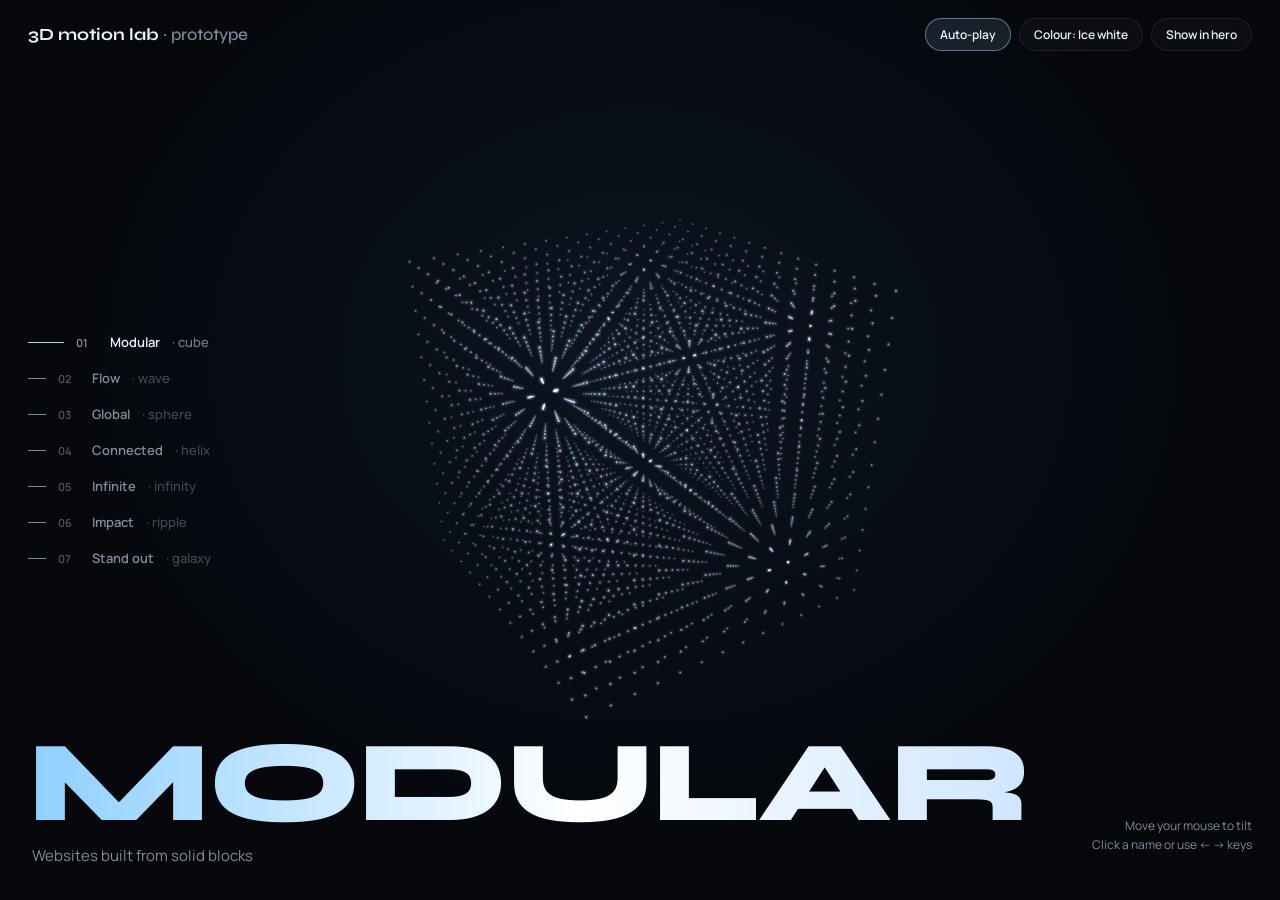
<file: motion-lab.html>
<!DOCTYPE html>
<html lang="en">
<head>
  <meta charset="UTF-8">
  <meta name="viewport" content="width=device-width, initial-scale=1.0">
  <title>Webzuno — 3D motion lab (prototype)</title>
  <meta name="robots" content="noindex, nofollow">
  <link rel="icon" type="image/png" href="assets/logo-mark.png">
  <link rel="preconnect" href="https://fonts.googleapis.com">
  <link rel="preconnect" href="https://fonts.gstatic.com" crossorigin>
  <link href="https://fonts.googleapis.com/css2?family=Manrope:wght@400;500;600;700&family=Syne:wght@500;600;700;800&display=swap" rel="stylesheet">
  <style>
    :root {
      --bg: #05070b;
      --panel: rgba(255, 255, 255, 0.03);
      --line: rgba(255, 255, 255, 0.08);
      --text: #e9f0f7;
      --muted: #7f8c9b;
      --accent: #9fd4ff;
    }
    * { box-sizing: border-box; }
    html, body { margin: 0; height: 100%; }
    body {
      background: radial-gradient(ellipse at 50% 40%, #0c1522 0%, var(--bg) 65%);
      color: var(--text);
      font-family: Manrope, system-ui, sans-serif;
      overflow: hidden;
    }
    button { font: inherit; color: inherit; cursor: pointer; }

    .top {
      position: fixed;
      top: 0;
      left: 0;
      right: 0;
      z-index: 5;
      display: flex;
      justify-content: space-between;
      align-items: center;
      gap: 12px;
      padding: 18px 28px;
    }
    .top h1 { margin: 0; font-family: Syne, sans-serif; font-size: 17px; }
    .top h1 span { color: var(--muted); font-weight: 500; }
    .opts { display: flex; gap: 8px; flex-wrap: wrap; }
    .btn {
      border: 1px solid var(--line);
      background: var(--panel);
      backdrop-filter: blur(8px);
      border-radius: 999px;
      padding: 7px 14px;
      font-size: 12px;
      font-weight: 600;
    }
    .btn:hover, .btn.on { border-color: rgba(159, 212, 255, 0.5); }
    .btn.on { background: rgba(159, 212, 255, 0.12); }

    .stage { position: fixed; inset: 0; }
    .stage canvas { position: absolute; inset: 0; width: 100%; height: 100%; }

    .list {
      position: fixed;
      left: 28px;
      top: 50%;
      transform: translateY(-50%);
      z-index: 4;
      display: flex;
      flex-direction: column;
      gap: 4px;
    }
    .list button {
      display: flex;
      align-items: center;
      gap: 12px;
      border: 0;
      background: none;
      padding: 7px 0;
      font-size: 13px;
      font-weight: 600;
      color: var(--muted);
      text-align: left;
      transition: color 0.25s;
    }
    .list button i {
      font-style: normal;
      font-size: 11px;
      width: 22px;
      opacity: 0.6;
    }
    .list button::before {
      content: "";
      width: 18px;
      height: 1px;
      background: currentColor;
      transition: width 0.3s;
    }
    .list button.on { color: var(--text); }
    .list button.on::before { width: 36px; background: var(--accent); }

    .word {
      position: fixed;
      left: 28px;
      bottom: 34px;
      z-index: 4;
      pointer-events: none;
    }
    .word h2 {
      margin: 0;
      font-family: Syne, sans-serif;
      font-weight: 800;
      font-size: clamp(48px, 9vw, 128px);
      line-height: 0.9;
      letter-spacing: -0.02em;
      background: linear-gradient(90deg, #8fcfff 0%, #ffffff 55%, #cfe6ff 100%);
      -webkit-background-clip: text;
      background-clip: text;
      color: transparent;
      transition: opacity 0.45s, transform 0.45s;
    }
    .word p { margin: 10px 0 0 4px; color: var(--muted); font-size: 15px; transition: opacity 0.45s; }
    .word.swap h2 { opacity: 0; transform: translateY(14px); }
    .word.swap p { opacity: 0; }

    .hint {
      position: fixed;
      right: 28px;
      bottom: 34px;
      z-index: 4;
      color: var(--muted);
      font-size: 12px;
      text-align: right;
      line-height: 1.6;
    }

    /* "In hero" layout: shows the effect where it would sit on the real site */
    .hero-copy { display: none; }
    body.hero-mode .stage { left: 46%; }
    body.hero-mode .list { left: auto; right: 28px; }
    body.hero-mode .list button { flex-direction: row-reverse; text-align: right; }
    body.hero-mode .word { left: 50%; }
    body.hero-mode .word h2 { font-size: clamp(36px, 5vw, 72px); }
    body.hero-mode .hint { display: none; }
    body.hero-mode .hero-copy {
      display: block;
      position: fixed;
      left: 6vw;
      top: 50%;
      transform: translateY(-50%);
      width: 38vw;
      z-index: 4;
    }
    .hero-copy .eyebrow { color: var(--accent); font-size: 12px; letter-spacing: 0.18em; text-transform: uppercase; margin: 0 0 14px; }
    .hero-copy h3 { font-family: Syne, sans-serif; font-size: clamp(36px, 4.4vw, 64px); line-height: 1.02; margin: 0 0 18px; }
    .hero-copy h3 span { background: linear-gradient(90deg, #6edcff, #b9a6ff); -webkit-background-clip: text; background-clip: text; color: transparent; }
    .hero-copy p { color: var(--muted); font-size: 17px; max-width: 30em; margin: 0 0 26px; }
    .hero-copy .cta { display: inline-block; background: #6edcff; color: #04121a; font-weight: 700; padding: 12px 22px; border-radius: 999px; font-size: 14px; }

    @media (max-width: 760px) {
      .list { top: auto; bottom: 150px; transform: none; }
      .list button { padding: 4px 0; font-size: 12px; }
      .hint { display: none; }
      body.hero-mode .stage { left: 0; top: 40%; }
      body.hero-mode .hero-copy { width: auto; right: 6vw; top: 90px; transform: none; }
    }
  </style>
</head>
<body>
  <div class="stage"><canvas id="c"></canvas></div>

  <header class="top">
    <h1>3D motion lab <span>· prototype</span></h1>
    <div class="opts">
      <button class="btn on" id="auto">Auto-play</button>
      <button class="btn" id="palette">Colour: Ice white</button>
      <button class="btn" id="layout">Show in hero</button>
    </div>
  </header>

  <nav class="list" id="list"></nav>

  <div class="hero-copy">
    <p class="eyebrow">Web design for local businesses</p>
    <h3>Your business.<br><span>Built for the web.</span></h3>
    <p>Modern websites for shops, clinics, restaurants and local teams who are ready to be found.</p>
    <span class="cta">Build My Website →</span>
  </div>

  <div class="word" id="word"><h2 id="word-h"></h2><p id="word-p"></p></div>
  <p class="hint">Move your mouse to tilt<br>Click a name or use ← → keys</p>

  <script>
  (() => {
    const canvas = document.getElementById("c");
    const ctx = canvas.getContext("2d");
    const small = window.innerWidth < 760;
    const N = small ? 1331 : 2744;
    const G = Math.round(Math.cbrt(N));
    const TAU = Math.PI * 2;
    const golden = Math.PI * (3 - Math.sqrt(5));

    const hash = (seed) => Float32Array.from({ length: N }, (_, i) => {
      const s = Math.sin(i * 12.9898 + seed * 78.233) * 43758.5453;
      return s - Math.floor(s);
    });
    const H1 = hash(1);
    const H2 = hash(2);
    const H3 = hash(3);

    const rotX = (p, a) => { const c = Math.cos(a), s = Math.sin(a); const y = p[1] * c - p[2] * s; p[2] = p[1] * s + p[2] * c; p[1] = y; };
    const rotY = (p, a) => { const c = Math.cos(a), s = Math.sin(a); const x = p[0] * c + p[2] * s; p[2] = -p[0] * s + p[2] * c; p[0] = x; };
    const rotZ = (p, a) => { const c = Math.cos(a), s = Math.sin(a); const x = p[0] * c - p[1] * s; p[1] = p[0] * s + p[1] * c; p[0] = x; };
    const set = (p, x, y, z) => { p[0] = x; p[1] = y; p[2] = z; };

    const wCols = Math.ceil(Math.sqrt(N * 1.5));
    const wRows = Math.ceil(N / wCols);
    const iRows = 18;
    const iCols = Math.ceil(N / iRows);
    const lemniscate = (q) => {
      const d = 1 + Math.sin(q) * Math.sin(q);
      return [(1.2 * Math.cos(q)) / d, (1.2 * Math.sin(q) * Math.cos(q)) / d];
    };

    const EFFECTS = [
      {
        id: "cube", word: "MODULAR", line: "Websites built from solid blocks",
        fn: (i, t, p) => {
          const a = i % G, b = Math.floor(i / G) % G, c = Math.floor(i / (G * G)) % G;
          const s = 1.35 / (G - 1);
          set(p, (a - (G - 1) / 2) * s, (b - (G - 1) / 2) * s, (c - (G - 1) / 2) * s);
          rotY(p, t * 0.28 + 0.6);
          rotX(p, 0.42 + Math.sin(t * 0.3) * 0.12);
        }
      },
      {
        id: "wave", word: "FLOW", line: "Smooth on every screen",
        fn: (i, t, p) => {
          const a = i % wCols, b = Math.floor(i / wCols);
          const x = (a / (wCols - 1) - 0.5) * 3.4;
          const z = (b / (wRows - 1) - 0.5) * 2.2;
          const y = 0.24 * Math.sin(x * 1.7 + t * 1.0) + 0.16 * Math.sin(z * 2.4 + t * 0.75 + x * 0.6) + 0.07 * Math.sin((x - z) * 3.4 - t * 1.5);
          set(p, x, -y, z);
          rotY(p, Math.sin(t * 0.12) * 0.25 - 0.18);
          rotX(p, 0.52);
        }
      },
      {
        id: "sphere", word: "GLOBAL", line: "Reach customers anywhere",
        fn: (i, t, p) => {
          const yy = 1 - (2 * (i + 0.5)) / N;
          const r = Math.sqrt(1 - yy * yy);
          const th = golden * i;
          const bump = 1 + 0.045 * Math.sin(yy * 9 + th * 0.002 + t * 2.2);
          set(p, Math.cos(th) * r * bump * 1.05, yy * bump * 1.05, Math.sin(th) * r * bump * 1.05);
          rotY(p, t * 0.22);
          rotX(p, 0.28);
        }
      },
      {
        id: "helix", word: "CONNECTED", line: "Every part of your business, linked",
        fn: (i, t, p) => {
          const turns = 3;
          if (H1[i] < 0.7) {
            const u = H2[i];
            const ang = u * TAU * turns + (i % 2) * Math.PI + t * 0.8;
            const rad = 0.42 + (H3[i] - 0.5) * 0.07;
            set(p, Math.cos(ang) * rad, (u - 0.5) * 2.2 + (H3[i] - 0.5) * 0.04, Math.sin(ang) * rad);
          } else {
            const rungs = 30;
            const u = (Math.floor(H2[i] * rungs) + 0.5) / rungs;
            const ang = u * TAU * turns + t * 0.8;
            const f = H3[i] * 2 - 1;
            set(p, Math.cos(ang) * 0.42 * f, (u - 0.5) * 2.2, Math.sin(ang) * 0.42 * f);
          }
          rotZ(p, 0.55);
          rotX(p, 0.25);
        }
      },
      {
        id: "infinity", word: "INFINITE", line: "Endless possibilities online",
        fn: (i, t, p) => {
          const a = i % iCols, b = Math.floor(i / iCols);
          const u = (a / iCols) * TAU + t * 0.35;
          const v = (b / iRows) * TAU;
          const [x, y] = lemniscate(u);
          const [x2, y2] = lemniscate(u + 0.002);
          const l = Math.hypot(x2 - x, y2 - y) || 1;
          const nx = -(y2 - y) / l;
          const ny = (x2 - x) / l;
          const r = 0.16;
          set(p, x + nx * r * Math.cos(v), y + ny * r * Math.cos(v), r * Math.sin(v) + 0.2 * Math.sin(u));
          rotX(p, 0.45 + Math.sin(t * 0.25) * 0.15);
          rotY(p, Math.sin(t * 0.2) * 0.45);
        }
      },
      {
        id: "ripple", word: "IMPACT", line: "Every visit makes a ripple",
        fn: (i, t, p) => {
          const a = i % wCols, b = Math.floor(i / wCols);
          const x = (a / (wCols - 1) - 0.5) * 3.0;
          const z = (b / (wRows - 1) - 0.5) * 2.2;
          const d = Math.hypot(x, z);
          const y = 0.26 * Math.sin(d * 6 - t * 2.6) * Math.exp(-d * 0.85);
          set(p, x, -y, z);
          rotY(p, t * 0.08);
          rotX(p, 0.6);
        }
      },
      {
        id: "galaxy", word: "STAND OUT", line: "Shine in a crowded market",
        fn: (i, t, p) => {
          const arms = 4;
          const r = 0.08 + Math.pow(H1[i], 0.75) * 1.2;
          const ang = (i % arms) * (TAU / arms) + r * 2.8 + (H2[i] - 0.5) * 0.45 * (1.4 - r) - t * 0.18;
          const rr = r + (H3[i] - 0.5) * 0.08;
          set(p, Math.cos(ang) * rr, (H3[i] - 0.5) * 0.12 * (1.4 - r), Math.sin(ang) * rr);
          rotX(p, 0.95);
          rotZ(p, 0.22);
        }
      }
    ];

    const PALETTES = [
      { name: "Ice white", rgb: [196, 222, 255], word: ["#8fcfff", "#ffffff", "#cfe6ff"] },
      { name: "Webzuno cyan", rgb: [110, 220, 255], word: ["#6edcff", "#bff1ff", "#b9a6ff"] }
    ];
    let paletteIdx = 0;
    const sprite = document.createElement("canvas");
    const makeSprite = () => {
      const [r, g, b] = PALETTES[paletteIdx].rgb;
      sprite.width = sprite.height = 64;
      const s = sprite.getContext("2d");
      const grd = s.createRadialGradient(32, 32, 0, 32, 32, 32);
      grd.addColorStop(0, "rgba(255,255,255,1)");
      grd.addColorStop(0.16, `rgba(${r},${g},${b},1)`);
      grd.addColorStop(0.4, `rgba(${r},${g},${b},0.22)`);
      grd.addColorStop(1, `rgba(${r},${g},${b},0)`);
      s.clearRect(0, 0, 64, 64);
      s.fillStyle = grd;
      s.fillRect(0, 0, 64, 64);
      const [c1, c2, c3] = PALETTES[paletteIdx].word;
      document.getElementById("word-h").style.backgroundImage = `linear-gradient(90deg, ${c1} 0%, ${c2} 55%, ${c3} 100%)`;
    };
    makeSprite();

    let W = 0, Hh = 0;
    const resize = () => {
      const dpr = Math.min(window.devicePixelRatio || 1, 2);
      W = canvas.clientWidth;
      Hh = canvas.clientHeight;
      canvas.width = W * dpr;
      canvas.height = Hh * dpr;
      ctx.setTransform(dpr, 0, 0, dpr, 0, 0);
    };
    new ResizeObserver(resize).observe(canvas);
    resize();

    const list = document.getElementById("list");
    EFFECTS.forEach((e, i) => {
      const b = document.createElement("button");
      b.type = "button";
      b.innerHTML = `<i>${String(i + 1).padStart(2, "0")}</i>${e.word.charAt(0) + e.word.slice(1).toLowerCase()} <span style="opacity:.5;font-weight:500">· ${e.id}</span>`;
      b.addEventListener("click", () => goTo(i));
      list.appendChild(b);
    });

    const word = document.getElementById("word");
    const setWord = (i) => {
      word.classList.add("swap");
      setTimeout(() => {
        document.getElementById("word-h").textContent = EFFECTS[i].word;
        document.getElementById("word-p").textContent = EFFECTS[i].line;
        word.classList.remove("swap");
      }, 380);
      [...list.children].forEach((b, k) => b.classList.toggle("on", k === i));
    };

    let cur = 0;
    let next = 0;
    let morph = 1;
    let hold = 0;
    let auto = true;
    const HOLD = 6.5;
    const MORPH = 2.2;
    const goTo = (i) => {
      if (i === next) return;
      if (morph < 1) cur = next;
      next = i;
      morph = 0;
      hold = 0;
      setWord(i);
    };
    const wanted = new URLSearchParams(location.search).get("fx") || location.hash.slice(1);
    const start = EFFECTS.findIndex((e) => e.id === wanted);
    if (start > 0) cur = next = start;
    if (new URLSearchParams(location.search).has("still")) {
      auto = false;
      document.getElementById("auto").classList.remove("on");
    }
    setWord(cur);

    document.getElementById("auto").addEventListener("click", (e) => {
      auto = !auto;
      hold = 0;
      e.currentTarget.classList.toggle("on", auto);
    });
    document.getElementById("palette").addEventListener("click", (e) => {
      paletteIdx = (paletteIdx + 1) % PALETTES.length;
      e.currentTarget.textContent = `Colour: ${PALETTES[paletteIdx].name}`;
      makeSprite();
    });
    document.getElementById("layout").addEventListener("click", (e) => {
      const on = document.body.classList.toggle("hero-mode");
      e.currentTarget.classList.toggle("on", on);
      e.currentTarget.textContent = on ? "Show full stage" : "Show in hero";
    });
    window.addEventListener("keydown", (e) => {
      if (e.key === "ArrowRight") goTo((next + 1) % EFFECTS.length);
      if (e.key === "ArrowLeft") goTo((next - 1 + EFFECTS.length) % EFFECTS.length);
    });

    let mx = 0, my = 0, tmx = 0, tmy = 0;
    window.addEventListener("pointermove", (e) => {
      tmx = e.clientX / window.innerWidth - 0.5;
      tmy = e.clientY / window.innerHeight - 0.5;
    });

    const A = [0, 0, 0];
    const B = [0, 0, 0];
    const D = 3.6;
    let t = 0;
    let last = performance.now();
    const frame = (now) => {
      const dt = Math.min(0.05, (now - last) / 1000);
      last = now;
      t += dt;
      if (morph < 1) {
        morph = Math.min(1, morph + dt / MORPH);
        if (morph >= 1) cur = next;
      } else if (auto) {
        hold += dt;
        if (hold >= HOLD) goTo((next + 1) % EFFECTS.length);
      }
      mx += (tmx - mx) * 0.05;
      my += (tmy - my) * 0.05;

      ctx.clearRect(0, 0, W, Hh);
      ctx.globalCompositeOperation = "lighter";
      const f = Math.min(W, Hh) * 0.95;
      const cx = W * 0.5;
      const cy = Hh * 0.48;
      const fa = EFFECTS[cur].fn;
      const fb = EFFECTS[next].fn;
      const morphing = morph < 1;

      for (let i = 0; i < N; i += 1) {
        fa(i, t, A);
        if (morphing) {
          fb(i, t, B);
          let k = Math.min(1, Math.max(0, morph * 1.45 - H1[i] * 0.45));
          k = k * k * (3 - 2 * k);
          A[0] += (B[0] - A[0]) * k;
          A[1] += (B[1] - A[1]) * k;
          A[2] += (B[2] - A[2]) * k;
        }
        rotY(A, mx * 0.5);
        rotX(A, my * 0.3);
        const zz = A[2] + D;
        if (zz < 0.3) continue;
        const s = f / zz;
        const depth = Math.min(1, Math.max(0, (D + 1.3 - zz) / 2.6));
        const size = (1.1 + depth * 2.8) * 2.3;
        ctx.globalAlpha = 0.12 + depth * 0.78;
        ctx.drawImage(sprite, cx + A[0] * s - size / 2, cy + A[1] * s - size / 2, size, size);
      }
      ctx.globalAlpha = 1;
      ctx.globalCompositeOperation = "source-over";
      requestAnimationFrame(frame);
    };
    requestAnimationFrame(frame);
  })();
  </script>
</body>
</html>
</file>
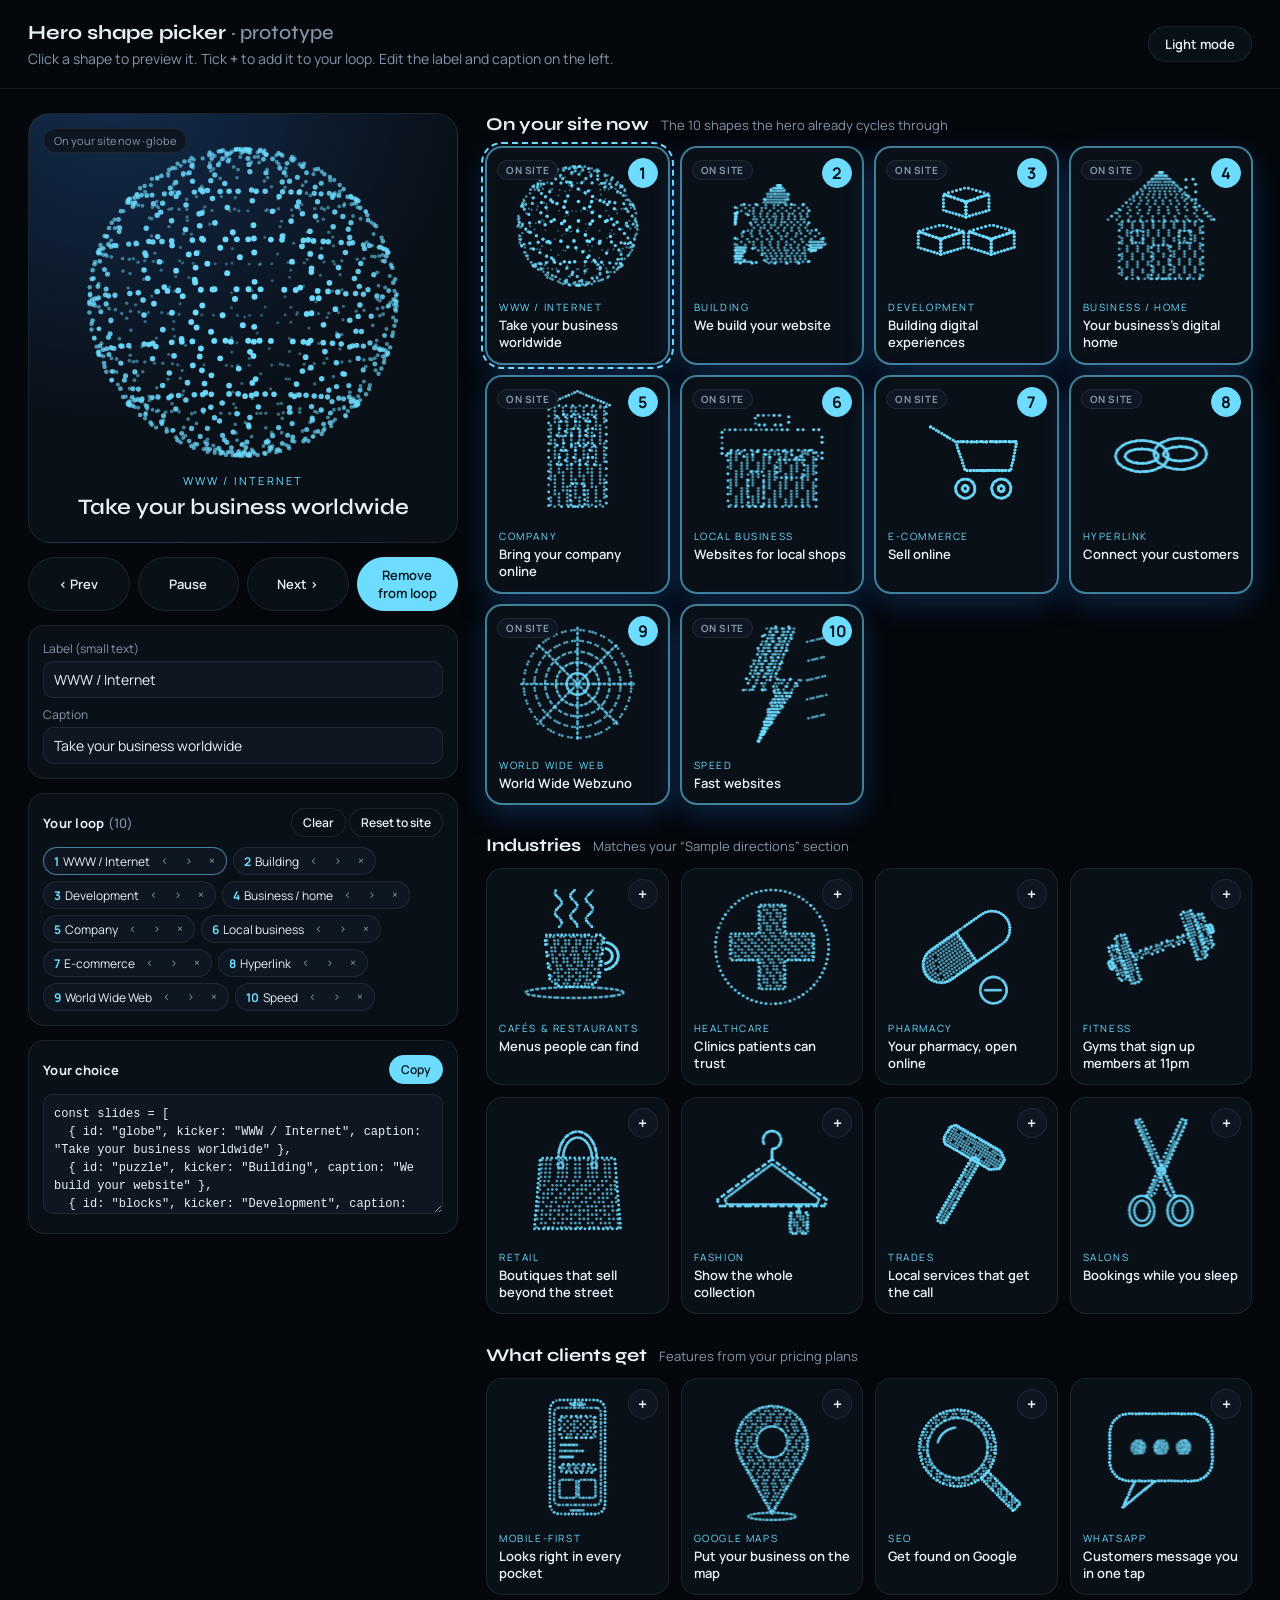
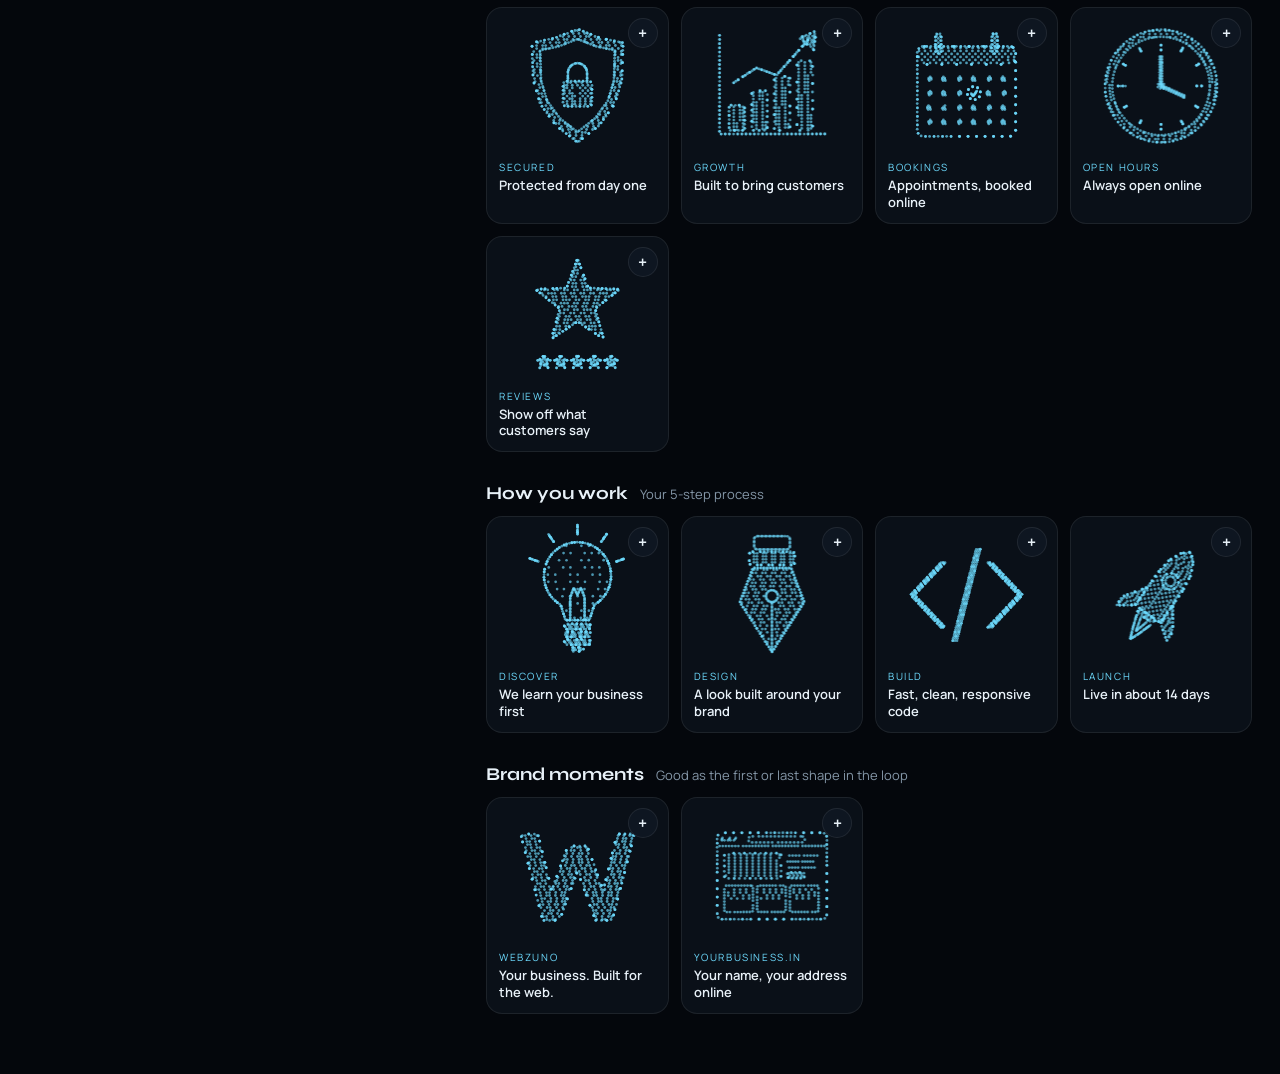
<file: shape-picker.html>
<!DOCTYPE html>
<html lang="en" data-theme="dark">
<head>
  <meta charset="UTF-8">
  <meta name="viewport" content="width=device-width, initial-scale=1.0">
  <title>Webzuno — Hero shape picker (prototype)</title>
  <meta name="robots" content="noindex, nofollow">
  <link rel="icon" type="image/png" href="assets/logo-mark.png">
  <link rel="preconnect" href="https://fonts.googleapis.com">
  <link rel="preconnect" href="https://fonts.gstatic.com" crossorigin>
  <link href="https://fonts.googleapis.com/css2?family=Manrope:wght@400;500;600;700&family=Syne:wght@500;600;700;800&display=swap" rel="stylesheet">
  <style>
    :root {
      --bg: #04070c;
      --panel: #0a1018;
      --panel-2: #0e1621;
      --line: rgba(255, 255, 255, 0.08);
      --line-strong: rgba(110, 220, 255, 0.55);
      --text: #e8f1f8;
      --muted: #8597a8;
      --accent: #6edcff;
      --accent-ink: #04121a;
      --glow: rgba(40, 120, 220, 0.28);
    }
    [data-theme="light"] {
      --bg: #f3f6fa;
      --panel: #ffffff;
      --panel-2: #f7f9fc;
      --line: rgba(10, 30, 60, 0.1);
      --line-strong: rgba(21, 88, 224, 0.6);
      --text: #0b1726;
      --muted: #5a6b7d;
      --accent: #1558e0;
      --accent-ink: #ffffff;
      --glow: rgba(21, 88, 224, 0.12);
    }
    * { box-sizing: border-box; }
    body {
      margin: 0;
      background: var(--bg);
      color: var(--text);
      font-family: Manrope, system-ui, sans-serif;
      transition: background 0.3s, color 0.3s;
    }
    button { font: inherit; color: inherit; cursor: pointer; }

    .top {
      display: flex;
      align-items: center;
      justify-content: space-between;
      gap: 16px;
      padding: 20px 28px;
      border-bottom: 1px solid var(--line);
    }
    .top h1 { font-family: Syne, sans-serif; font-size: 20px; margin: 0; }
    .top p { margin: 4px 0 0; color: var(--muted); font-size: 14px; }
    .btn {
      border: 1px solid var(--line);
      background: var(--panel);
      border-radius: 999px;
      padding: 8px 16px;
      font-size: 13px;
      font-weight: 600;
      transition: border-color 0.2s, background 0.2s;
    }
    .btn:hover { border-color: var(--line-strong); }
    .btn.solid { background: var(--accent); color: var(--accent-ink); border-color: var(--accent); }

    .app {
      display: grid;
      grid-template-columns: minmax(340px, 430px) 1fr;
      gap: 28px;
      padding: 24px 28px 60px;
    }
    .side {
      position: sticky;
      top: 20px;
      align-self: start;
      display: flex;
      flex-direction: column;
      gap: 14px;
    }
    .stage {
      position: relative;
      aspect-ratio: 1 / 1;
      border: 1px solid var(--line);
      border-radius: 22px;
      background: radial-gradient(circle at 20% -10%, var(--glow), transparent 60%), var(--panel);
      overflow: hidden;
    }
    .stage canvas { position: absolute; inset: 0; width: 100%; height: 100%; }
    .stage-copy { position: absolute; left: 0; right: 0; bottom: 22px; text-align: center; padding: 0 16px; }
    .kicker {
      margin: 0 0 6px;
      font-size: 11px;
      letter-spacing: 0.2em;
      text-transform: uppercase;
      color: var(--accent);
    }
    .cap { margin: 0; font-family: Syne, sans-serif; font-size: 22px; font-weight: 600; }
    .stage-tag {
      position: absolute;
      top: 14px;
      left: 14px;
      font-size: 11px;
      color: var(--muted);
      border: 1px solid var(--line);
      border-radius: 999px;
      padding: 4px 10px;
      background: var(--panel-2);
    }
    .controls { display: flex; gap: 8px; flex-wrap: wrap; }
    .controls .btn { flex: 1; }

    .card {
      border: 1px solid var(--line);
      border-radius: 16px;
      background: var(--panel);
      padding: 14px;
    }
    .card h3 { margin: 0; font-size: 13px; font-weight: 700; letter-spacing: 0.02em; }
    .card-head { display: flex; justify-content: space-between; align-items: center; gap: 8px; margin-bottom: 10px; }
    .card-head .btn { padding: 5px 11px; font-size: 12px; }

    .edit { display: grid; gap: 8px; }
    .edit label { display: grid; gap: 4px; font-size: 12px; color: var(--muted); }
    .edit input {
      font: inherit;
      font-size: 14px;
      color: var(--text);
      background: var(--panel-2);
      border: 1px solid var(--line);
      border-radius: 10px;
      padding: 8px 10px;
    }
    .edit input:focus { outline: none; border-color: var(--line-strong); }

    .order { list-style: none; margin: 0; padding: 0; display: flex; flex-wrap: wrap; gap: 6px; }
    .order li {
      display: flex;
      align-items: center;
      gap: 4px;
      border: 1px solid var(--line);
      background: var(--panel-2);
      border-radius: 999px;
      padding: 3px 4px 3px 10px;
      font-size: 12px;
    }
    .order li.is-live { border-color: var(--line-strong); }
    .order li b { color: var(--accent); font-weight: 700; }
    .order li .name { cursor: pointer; }
    .order li button {
      border: 0;
      background: transparent;
      width: 20px;
      height: 20px;
      border-radius: 50%;
      color: var(--muted);
      line-height: 1;
    }
    .order li button:hover { background: var(--line); color: var(--text); }
    .empty { color: var(--muted); font-size: 13px; margin: 0; }

    textarea {
      width: 100%;
      min-height: 120px;
      resize: vertical;
      font: 12px/1.5 ui-monospace, Consolas, monospace;
      color: var(--text);
      background: var(--panel-2);
      border: 1px solid var(--line);
      border-radius: 10px;
      padding: 10px;
    }

    .groups { display: flex; flex-direction: column; gap: 30px; }
    .group-head { display: flex; align-items: baseline; gap: 12px; margin-bottom: 12px; }
    .group-head h2 { font-family: Syne, sans-serif; font-size: 18px; margin: 0; }
    .group-head p { margin: 0; color: var(--muted); font-size: 13px; }
    .grid { display: grid; grid-template-columns: repeat(auto-fill, minmax(178px, 1fr)); gap: 12px; }

    .tile {
      position: relative;
      border: 1px solid var(--line);
      border-radius: 16px;
      background: var(--panel);
      overflow: hidden;
      cursor: pointer;
      transition: border-color 0.2s, transform 0.2s, box-shadow 0.2s;
    }
    .tile:hover { transform: translateY(-2px); }
    .tile.is-picked { border-color: var(--line-strong); box-shadow: 0 0 0 1px var(--line-strong), 0 10px 30px var(--glow); }
    .tile.is-preview { outline: 2px dashed var(--accent); outline-offset: 3px; }
    .tile canvas { display: block; width: 100%; height: 150px; }
    .tile .meta { padding: 2px 12px 12px; }
    .tile .t-kicker { margin: 0; font-size: 10px; letter-spacing: 0.16em; text-transform: uppercase; color: var(--accent); }
    .tile .t-cap { margin: 3px 0 0; font-size: 13px; font-weight: 600; line-height: 1.3; }
    .pick {
      position: absolute;
      top: 10px;
      right: 10px;
      width: 30px;
      height: 30px;
      border-radius: 50%;
      border: 1px solid var(--line);
      background: var(--panel-2);
      font-size: 16px;
      font-weight: 700;
      display: grid;
      place-items: center;
    }
    .tile.is-picked .pick { background: var(--accent); color: var(--accent-ink); border-color: var(--accent); }
    .badge {
      position: absolute;
      top: 12px;
      left: 10px;
      font-size: 10px;
      font-weight: 700;
      letter-spacing: 0.06em;
      color: var(--muted);
      border: 1px solid var(--line);
      border-radius: 999px;
      padding: 2px 8px;
      background: var(--panel-2);
    }
    .toast {
      position: fixed;
      bottom: 24px;
      left: 50%;
      transform: translate(-50%, 20px);
      opacity: 0;
      background: var(--accent);
      color: var(--accent-ink);
      font-weight: 700;
      font-size: 13px;
      padding: 10px 18px;
      border-radius: 999px;
      transition: opacity 0.25s, transform 0.25s;
      pointer-events: none;
    }
    .toast.show { opacity: 1; transform: translate(-50%, 0); }

    @media (max-width: 900px) {
      .app { grid-template-columns: 1fr; }
      .side { position: static; }
    }
  </style>
</head>
<body>
  <header class="top">
    <div>
      <h1>Hero shape picker <span style="color:var(--muted);font-weight:500">· prototype</span></h1>
      <p>Click a shape to preview it. Tick <b>+</b> to add it to your loop. Edit the label and caption on the left.</p>
    </div>
    <button class="btn" id="theme">Light mode</button>
  </header>

  <div class="app">
    <aside class="side">
      <div class="stage">
        <canvas id="stage"></canvas>
        <span class="stage-tag" id="s-tag"></span>
        <div class="stage-copy">
          <p class="kicker" id="s-kicker"></p>
          <p class="cap" id="s-cap"></p>
        </div>
      </div>
      <div class="controls">
        <button class="btn" id="prev">‹ Prev</button>
        <button class="btn" id="play">Pause</button>
        <button class="btn" id="next">Next ›</button>
        <button class="btn solid" id="toggle-sel">Add to loop</button>
      </div>
      <div class="card edit">
        <label>Label (small text)
          <input id="e-kicker" type="text">
        </label>
        <label>Caption
          <input id="e-cap" type="text">
        </label>
      </div>
      <div class="card">
        <div class="card-head">
          <h3>Your loop <span id="count" style="color:var(--muted);font-weight:500"></span></h3>
          <div>
            <button class="btn" id="clear">Clear</button>
            <button class="btn" id="reset">Reset to site</button>
          </div>
        </div>
        <ol class="order" id="order"></ol>
      </div>
      <div class="card">
        <div class="card-head">
          <h3>Your choice</h3>
          <button class="btn solid" id="copy">Copy</button>
        </div>
        <textarea id="out" readonly></textarea>
      </div>
    </aside>

    <main class="groups" id="groups"></main>
  </div>

  <div class="toast" id="toast">Copied — paste it in chat</div>

  <script>
  (() => {
    const LIB = [
      { id: "globe", group: "current", kicker: "WWW / Internet", caption: "Take your business worldwide" },
      { id: "puzzle", group: "current", kicker: "Building", caption: "We build your website" },
      { id: "blocks", group: "current", kicker: "Development", caption: "Building digital experiences" },
      { id: "house", group: "current", kicker: "Business / home", caption: "Your business’s digital home" },
      { id: "building", group: "current", kicker: "Company", caption: "Bring your company online" },
      { id: "shop", group: "current", kicker: "Local business", caption: "Websites for local shops" },
      { id: "cart", group: "current", kicker: "E-commerce", caption: "Sell online" },
      { id: "chain", group: "current", kicker: "Hyperlink", caption: "Connect your customers" },
      { id: "web", group: "current", kicker: "World Wide Web", caption: "World Wide Webzuno" },
      { id: "bolt", group: "current", kicker: "Speed", caption: "Fast websites" },

      { id: "cup", group: "industry", kicker: "Cafés & restaurants", caption: "Menus people can find" },
      { id: "cross", group: "industry", kicker: "Healthcare", caption: "Clinics patients can trust" },
      { id: "pill", group: "industry", kicker: "Pharmacy", caption: "Your pharmacy, open online" },
      { id: "dumbbell", group: "industry", kicker: "Fitness", caption: "Gyms that sign up members at 11pm" },
      { id: "bag", group: "industry", kicker: "Retail", caption: "Boutiques that sell beyond the street" },
      { id: "hanger", group: "industry", kicker: "Fashion", caption: "Show the whole collection" },
      { id: "hammer", group: "industry", kicker: "Trades", caption: "Local services that get the call" },
      { id: "scissors", group: "industry", kicker: "Salons", caption: "Bookings while you sleep" },

      { id: "phone", group: "feature", kicker: "Mobile-first", caption: "Looks right in every pocket" },
      { id: "pin", group: "feature", kicker: "Google Maps", caption: "Put your business on the map" },
      { id: "magnifier", group: "feature", kicker: "SEO", caption: "Get found on Google" },
      { id: "chat", group: "feature", kicker: "WhatsApp", caption: "Customers message you in one tap" },
      { id: "shield", group: "feature", kicker: "Secured", caption: "Protected from day one" },
      { id: "chart", group: "feature", kicker: "Growth", caption: "Built to bring customers" },
      { id: "calendar", group: "feature", kicker: "Bookings", caption: "Appointments, booked online" },
      { id: "clock", group: "feature", kicker: "Open hours", caption: "Always open online" },
      { id: "stars", group: "feature", kicker: "Reviews", caption: "Show off what customers say" },

      { id: "bulb", group: "process", kicker: "Discover", caption: "We learn your business first" },
      { id: "pen", group: "process", kicker: "Design", caption: "A look built around your brand" },
      { id: "code", group: "process", kicker: "Build", caption: "Fast, clean, responsive code" },
      { id: "rocket", group: "process", kicker: "Launch", caption: "Live in about 14 days" },

      { id: "wlogo", group: "brand", kicker: "Webzuno", caption: "Your business. Built for the web." },
      { id: "browser", group: "brand", kicker: "yourbusiness.in", caption: "Your name, your address online" }
    ];
    const GROUPS = [
      { id: "current", title: "On your site now", note: "The 10 shapes the hero already cycles through" },
      { id: "industry", title: "Industries", note: "Matches your “Sample directions” section" },
      { id: "feature", title: "What clients get", note: "Features from your pricing plans" },
      { id: "process", title: "How you work", note: "Your 5-step process" },
      { id: "brand", title: "Brand moments", note: "Good as the first or last shape in the loop" }
    ];
    const DEFAULTS = Object.fromEntries(LIB.map((s) => [s.id, { kicker: s.kicker, caption: s.caption }]));
    const byId = Object.fromEntries(LIB.map((s) => [s.id, s]));
    const siteIds = LIB.filter((s) => s.group === "current").map((s) => s.id);

    const KEY = "webzuno-shape-picker";
    let saved = {};
    try { saved = JSON.parse(localStorage.getItem(KEY)) || {}; } catch (e) { saved = {}; }
    let selected = Array.isArray(saved.selected) ? saved.selected.filter((id) => byId[id]) : siteIds.slice();
    Object.entries(saved.edits || {}).forEach(([id, v]) => { if (byId[id]) Object.assign(byId[id], v); });
    const save = () => localStorage.setItem(KEY, JSON.stringify({
      selected,
      edits: Object.fromEntries(LIB.map((s) => [s.id, { kicker: s.kicker, caption: s.caption }]))
    }));

    /* ---------- geometry ---------- */
    const golden = Math.PI * (3 - Math.sqrt(5));
    const walk = (path, closed = false) => {
      const segs = [];
      for (let i = 0; i < path.length - 1; i += 1) segs.push([path[i], path[i + 1]]);
      if (closed && path.length > 2) segs.push([path[path.length - 1], path[0]]);
      const lens = segs.map(([a, b]) => Math.hypot(b[0] - a[0], b[1] - a[1], (b[2] || 0) - (a[2] || 0)));
      return { segs, lens, total: lens.reduce((s, v) => s + v, 0) || 1 };
    };
    const at = (path, closed, d) => {
      const { segs, lens } = walk(path, closed);
      let rest = d;
      for (let s = 0; s < segs.length; s += 1) {
        if (rest <= lens[s] || s === segs.length - 1) {
          const [a, b] = segs[s];
          const t = lens[s] ? rest / lens[s] : 0;
          return { x: a[0] + (b[0] - a[0]) * t, y: a[1] + (b[1] - a[1]) * t, z: (a[2] || 0) + ((b[2] || 0) - (a[2] || 0)) * t };
        }
        rest -= lens[s];
      }
      const last = path[path.length - 1];
      return { x: last[0], y: last[1], z: last[2] || 0 };
    };
    const line = (pts, path, count, closed = false) => {
      const { total } = walk(path, closed);
      for (let i = 0; i < count; i += 1) pts.push(at(path, closed, ((i + 0.5) / count) * total));
    };
    const ribbon = (pts, path, count, closed = false, layers = [-0.05, 0, 0.05]) => {
      const each = Math.floor(count / layers.length);
      layers.forEach((z) => line(pts, path.map((p) => [p[0], p[1], (p[2] || 0) + z]), each, closed));
    };
    const oval = (pts, cx, cy, rx, ry, count, z = 0) => {
      const path = [];
      for (let i = 0; i <= 48; i += 1) {
        const a = (i / 48) * Math.PI * 2;
        path.push([cx + Math.cos(a) * rx, cy + Math.sin(a) * ry, z]);
      }
      line(pts, path, count, true);
    };
    const rect = (pts, x, y, w, h, count, z = 0) => {
      ribbon(pts, [[x, y, z], [x + w, y, z], [x + w, y + h, z], [x, y + h, z]], count, true);
    };
    const spans = (poly, y) => {
      const xs = [];
      for (let i = 0; i < poly.length; i += 1) {
        const a = poly[i];
        const b = poly[(i + 1) % poly.length];
        if ((a[1] <= y && b[1] > y) || (b[1] <= y && a[1] > y)) {
          const t = (y - a[1]) / ((b[1] - a[1]) || 1e-6);
          xs.push(a[0] + (b[0] - a[0]) * t);
        }
      }
      return xs.sort((u, v) => u - v);
    };
    const yRange = (poly) => poly.reduce(([lo, hi], p) => [Math.min(lo, p[1]), Math.max(hi, p[1])], [Infinity, -Infinity]);
    const fill = (pts, poly, rows, perRow, z = 0) => {
      const [minY, maxY] = yRange(poly);
      for (let r = 0; r < rows; r += 1) {
        const y = minY + ((r + 0.5) / rows) * (maxY - minY);
        const xs = spans(poly, y);
        for (let k = 0; k < xs.length - 1; k += 2) {
          for (let p = 0; p < perRow; p += 1) pts.push({ x: xs[k] + (xs[k + 1] - xs[k]) * ((p + 0.5) / perRow), y, z });
        }
      }
    };
    const fillG = (pts, poly, gap = 0.065, z = 0) => {
      const [minY, maxY] = yRange(poly);
      for (let y = minY + gap / 2; y < maxY; y += gap) {
        const xs = spans(poly, y);
        for (let k = 0; k < xs.length - 1; k += 2) {
          const w = xs[k + 1] - xs[k];
          const c = Math.max(1, Math.round(w / gap));
          for (let p = 0; p < c; p += 1) pts.push({ x: xs[k] + w * ((p + 0.5) / c), y, z });
        }
      }
    };
    const solid = (pts, poly, gap, edge) => { fillG(pts, poly, gap); ribbon(pts, poly, edge, true); };
    const cube = (pts, cx, cy, s) => {
      const top = [[cx, cy - s * 0.58, 0], [cx + s, cy - s * 0.28, 0.12], [cx, cy + 0.02, 0.22], [cx - s, cy - s * 0.28, 0.12]];
      const left = [[cx - s, cy - s * 0.28, 0.12], [cx, cy + 0.02, 0.22], [cx, cy + s * 0.72, 0.22], [cx - s, cy + s * 0.42, 0.12]];
      const right = [[cx + s, cy - s * 0.28, 0.12], [cx, cy + 0.02, 0.22], [cx, cy + s * 0.72, 0.22], [cx + s, cy + s * 0.42, 0.12]];
      ribbon(pts, top, 70, true);
      ribbon(pts, left, 70, true);
      ribbon(pts, right, 70, true);
    };
    const arcPath = (cx, cy, rx, a0, a1, steps = 24, ry = rx) => {
      const p = [];
      for (let k = 0; k <= steps; k += 1) {
        const a = ((a0 + ((a1 - a0) * k) / steps) * Math.PI) / 180;
        p.push([cx + Math.cos(a) * rx, cy + Math.sin(a) * ry]);
      }
      return p;
    };
    const circ = (cx, cy, r, steps = 36) => arcPath(cx, cy, r, 0, 360, steps).slice(0, -1);
    const rr = (x, y, w, h, r) => {
      const p = [];
      [[x + w - r, y + r, -90], [x + w - r, y + h - r, 0], [x + r, y + h - r, 90], [x + r, y + r, 180]].forEach(([cx, cy, s]) => {
        for (let k = 0; k <= 6; k += 1) {
          const a = ((s + k * 15) * Math.PI) / 180;
          p.push([cx + Math.cos(a) * r, cy + Math.sin(a) * r]);
        }
      });
      return p;
    };
    const box = (x, y, w, h) => [[x, y], [x + w, y], [x + w, y + h], [x, y + h]];
    const star = (cx, cy, R, r) => {
      const p = [];
      for (let k = 0; k < 10; k += 1) {
        const a = ((-90 + k * 36) * Math.PI) / 180;
        const rad = k % 2 ? r : R;
        p.push([cx + Math.cos(a) * rad, cy + Math.sin(a) * rad]);
      }
      return p;
    };
    const inside = (poly, x, y) => {
      let c = false;
      for (let i = 0, j = poly.length - 1; i < poly.length; j = i, i += 1) {
        const [xi, yi] = poly[i];
        const [xj, yj] = poly[j];
        if ((yi > y) !== (yj > y) && x < ((xj - xi) * (y - yi)) / (yj - yi) + xi) c = !c;
      }
      return c;
    };
    const keep = (pts, poly, gap, test) => {
      const tmp = [];
      fillG(tmp, poly, gap);
      tmp.forEach((p) => { if (test(p)) pts.push(p); });
    };
    const turn = (pts, deg, s = 1) => {
      const a = (deg * Math.PI) / 180;
      const c = Math.cos(a);
      const n = Math.sin(a);
      return pts.map((p) => ({ x: (p.x * c - p.y * n) * s, y: (p.x * n + p.y * c) * s, z: p.z }));
    };
    const scaleP = (poly, cx, cy, s) => poly.map(([x, y]) => [cx + (x - cx) * s, cy + (y - cy) * s]);

    /* ---------- shapes ---------- */
    const makers = {
      globe: () => {
        const pts = [];
        const count = 640;
        for (let i = 0; i < count; i += 1) {
          const y = 1 - (i / (count - 1)) * 2;
          const rad = Math.sqrt(Math.max(0, 1 - y * y));
          const th = golden * i;
          pts.push({ x: Math.cos(th) * rad, y: y * 0.98, z: Math.sin(th) * rad });
        }
        [-0.66, -0.33, 0, 0.33, 0.66].forEach((lat) => {
          const r = Math.sqrt(Math.max(0.06, 1 - lat * lat));
          const path = [];
          for (let k = 0; k <= 40; k += 1) {
            const a = (k / 40) * Math.PI * 2;
            path.push([Math.cos(a) * r, lat, Math.sin(a) * r]);
          }
          line(pts, path, 80, true);
        });
        for (let m = 0; m < 8; m += 1) {
          const yaw = (m / 8) * Math.PI;
          const path = [];
          for (let k = 0; k <= 32; k += 1) {
            const a = (k / 32) * Math.PI * 2;
            path.push([Math.sin(a) * Math.cos(yaw), Math.cos(a), Math.sin(a) * Math.sin(yaw)]);
          }
          line(pts, path, 64, true);
        }
        return pts;
      },
      puzzle: () => {
        const pts = [];
        const piece = [
          [-0.62, -0.36], [-0.16, -0.36], [-0.08, -0.56], [0.12, -0.7], [0.3, -0.5], [0.22, -0.36],
          [0.62, -0.36], [0.62, 0.02], [0.82, 0.1], [0.9, 0.32], [0.66, 0.44], [0.62, 0.26],
          [0.62, 0.62], [-0.1, 0.62], [-0.2, 0.42], [-0.42, 0.34], [-0.52, 0.56], [-0.2, 0.62],
          [-0.62, 0.62], [-0.62, 0.16], [-0.4, 0.06], [-0.32, -0.16], [-0.58, -0.24], [-0.62, -0.02]
        ];
        fill(pts, piece, 28, 18, 0);
        ribbon(pts, piece, 220, true);
        return pts;
      },
      blocks: () => {
        const pts = [];
        cube(pts, -0.42, 0.2, 0.38);
        cube(pts, 0.42, 0.2, 0.38);
        cube(pts, 0, -0.42, 0.38);
        return pts;
      },
      house: () => {
        const pts = [];
        fill(pts, [[-0.7, -0.08], [0.7, -0.08], [0.7, 0.88], [-0.7, 0.88]], 22, 16, 0);
        fill(pts, [[-0.92, -0.08], [0, -0.92], [0.92, -0.08]], 16, 18, 0);
        ribbon(pts, [[-0.92, -0.08], [0, -0.92], [0.92, -0.08]], 90, false);
        ribbon(pts, [[-0.7, -0.08], [-0.7, 0.88], [0.7, 0.88], [0.7, -0.08]], 140, true);
        rect(pts, -0.16, 0.32, 0.32, 0.56, 70);
        rect(pts, -0.5, 0.08, 0.2, 0.2, 40);
        rect(pts, 0.3, 0.08, 0.2, 0.2, 40);
        ribbon(pts, [[0.42, -0.42], [0.42, -0.78], [0.58, -0.78], [0.58, -0.28]], 50, false);
        return pts;
      },
      building: () => {
        const pts = [];
        fill(pts, box(-0.48, -0.82, 0.96, 1.68), 28, 14, 0);
        ribbon(pts, box(-0.48, -0.82, 0.96, 1.68), 140, true);
        ribbon(pts, [[-0.56, -0.82], [0, -1.06], [0.56, -0.82]], 70, false);
        rect(pts, -0.12, 0.48, 0.24, 0.38, 50);
        for (let r = 0; r < 4; r += 1) {
          for (let c = 0; c < 3; c += 1) rect(pts, -0.34 + c * 0.24, -0.68 + r * 0.24, 0.14, 0.12, 22);
        }
        return pts;
      },
      shop: () => {
        const pts = [];
        fill(pts, box(-0.74, -0.08, 1.48, 0.94), 20, 16, 0);
        ribbon(pts, box(-0.74, -0.08, 1.48, 0.94), 130, true);
        const awn = [[-0.84, -0.42]];
        for (let i = 0; i <= 8; i += 1) awn.push([-0.84 + i * 0.21, i % 2 ? -0.08 : 0.06]);
        awn.push([0.84, -0.42], [-0.84, -0.42]);
        ribbon(pts, awn, 160, true);
        rect(pts, -0.28, -0.66, 0.56, 0.16, 50);
        rect(pts, -0.4, 0.28, 0.26, 0.58, 55);
        rect(pts, 0.08, 0.08, 0.46, 0.3, 55);
        return pts;
      },
      cart: () => {
        const pts = [];
        ribbon(pts, [[-0.62, -0.48], [-0.18, -0.22], [-0.02, 0.26], [0.74, 0.26], [0.84, -0.22], [-0.12, -0.22]], 180, false);
        ribbon(pts, [[-0.18, -0.22], [0.84, -0.22]], 40, false);
        ribbon(pts, [[-0.02, 0.26], [0.74, 0.26]], 40, false);
        oval(pts, -0.02, 0.56, 0.16, 0.16, 70);
        oval(pts, 0.58, 0.56, 0.16, 0.16, 70);
        oval(pts, -0.02, 0.56, 0.05, 0.05, 24);
        oval(pts, 0.58, 0.56, 0.05, 0.05, 24);
        return pts;
      },
      chain: () => {
        const pts = [];
        oval(pts, -0.32, 0.02, 0.44, 0.26, 140, 0.04);
        oval(pts, -0.32, 0.02, 0.28, 0.12, 90, 0.04);
        oval(pts, 0.32, -0.02, 0.44, 0.26, 140, -0.04);
        oval(pts, 0.32, -0.02, 0.28, 0.12, 90, -0.04);
        return pts;
      },
      web: () => {
        const pts = [];
        for (let r = 1; r <= 5; r += 1) oval(pts, 0, 0, r * 0.18, r * 0.18, 70 + r * 8);
        for (let s = 0; s < 8; s += 1) {
          const a = (s / 8) * Math.PI * 2 - Math.PI / 2;
          line(pts, [[0, 0, 0], [Math.cos(a) * 0.95, Math.sin(a) * 0.95, 0]], 36, false);
        }
        return pts;
      },
      bolt: () => {
        const pts = [];
        const shape = [[-0.1, -0.95], [0.4, -0.95], [0.06, -0.08], [0.5, -0.08], [-0.24, 0.98], [0.04, 0.1], [-0.5, 0.1]];
        fill(pts, shape, 36, 12, 0);
        fill(pts, shape, 36, 8, 0.05);
        fill(pts, shape, 36, 8, -0.05);
        ribbon(pts, shape, 160, true);
        for (let i = 0; i < 5; i += 1) {
          const y = -0.7 + i * 0.32;
          line(pts, [[0.58, y, 0], [0.92, y - 0.08, 0]], 16, false);
        }
        return pts;
      },

      cup: () => {
        const pts = [];
        const body = [[-0.55, -0.2], [0.45, -0.2], [0.36, 0.55], [0.2, 0.66], [-0.3, 0.66], [-0.46, 0.55]];
        solid(pts, body, 0.06, 160);
        ribbon(pts, arcPath(0.43, 0.15, 0.25, -80, 85, 18, 0.23), 80, false);
        ribbon(pts, arcPath(0.43, 0.15, 0.15, -75, 80, 14, 0.13), 50, false, [0]);
        oval(pts, -0.05, 0.76, 0.82, 0.09, 110);
        [-0.32, -0.06, 0.2].forEach((x, i) => {
          const path = [];
          for (let k = 0; k <= 16; k += 1) path.push([x + Math.sin(k * 0.75 + i) * 0.06, -0.32 - k * 0.04]);
          ribbon(pts, path, 54, false);
        });
        return pts;
      },
      cross: () => {
        const pts = [];
        const plus = [[-0.22, -0.7], [0.22, -0.7], [0.22, -0.22], [0.7, -0.22], [0.7, 0.22], [0.22, 0.22], [0.22, 0.7], [-0.22, 0.7], [-0.22, 0.22], [-0.7, 0.22], [-0.7, -0.22], [-0.22, -0.22]];
        solid(pts, plus, 0.055, 240);
        ribbon(pts, circ(0, 0, 0.95, 64), 220, true);
        return pts;
      },
      pill: () => {
        const pts = [];
        const cap = rr(-0.82, -0.3, 1.64, 0.6, 0.3);
        keep(pts, cap, 0.055, (p) => p.x < -0.02);
        ribbon(pts, cap, 260, true);
        ribbon(pts, [[0, -0.3], [0, 0.3]], 36, false);
        const tab = [];
        oval(tab, 0.45, 0.72, 0.22, 0.22, 80);
        line(tab, [[0.3, 0.72], [0.6, 0.72]], 16);
        return turn(pts, -35).concat(tab);
      },
      dumbbell: () => {
        const pts = [];
        solid(pts, rr(-0.5, -0.06, 1, 0.12, 0.04), 0.05, 70);
        [[-0.68, 0.5], [-0.84, 0.7], [-0.92, 0.86]].forEach(([l, r], i) => {
          const h = [0.84, 0.6, 0.14][i];
          const w = [0.18, 0.14, 0.06][i];
          solid(pts, rr(l, -h / 2, w, h, 0.03), 0.05, 90 - i * 25);
          solid(pts, rr(r, -h / 2, w, h, 0.03), 0.05, 90 - i * 25);
        });
        return turn(pts, -20);
      },
      bag: () => {
        const pts = [];
        const body = [[-0.62, -0.3], [0.62, -0.3], [0.72, 0.88], [-0.72, 0.88]];
        solid(pts, body, 0.07, 200);
        ribbon(pts, arcPath(0, -0.3, 0.32, 180, 360, 26, 0.44), 100, false);
        ribbon(pts, arcPath(0, -0.3, 0.24, 180, 360, 22, 0.34), 70, false, [0]);
        oval(pts, -0.28, -0.18, 0.05, 0.05, 14, 0.08);
        oval(pts, 0.28, -0.18, 0.05, 0.05, 14, 0.08);
        return pts;
      },
      hanger: () => {
        const pts = [];
        ribbon(pts, [[0, -0.28], [0, -0.45]], 24, false);
        ribbon(pts, arcPath(0, -0.6, 0.15, 90, -210, 26), 80, false);
        const tri = [[0, -0.28], [0.92, 0.4], [0.88, 0.5], [-0.88, 0.5], [-0.92, 0.4]];
        ribbon(pts, tri, 300, true);
        ribbon(pts, scaleP(tri, 0, 0.3, 0.86), 220, true, [0]);
        const tag = rr(0.3, 0.6, 0.3, 0.36, 0.05);
        ribbon(pts, [[0.45, 0.5], [0.45, 0.6]], 10, false, [0]);
        solid(pts, tag, 0.05, 70);
        return pts;
      },
      hammer: () => {
        const pts = [];
        solid(pts, rr(-0.08, -0.36, 0.16, 1.3, 0.07), 0.05, 140);
        const head = [[-0.62, -0.68], [0.3, -0.68], [0.44, -0.58], [0.44, -0.4], [0.3, -0.3], [-0.62, -0.3], [-0.68, -0.38], [-0.68, -0.6]];
        solid(pts, head, 0.05, 180);
        return turn(pts, 30, 0.95);
      },
      scissors: () => {
        const pts = [];
        [-0.32, 0.32].forEach((x) => {
          oval(pts, x, 0.58, 0.21, 0.25, 100, 0.03);
          oval(pts, x, 0.58, 0.13, 0.17, 60, -0.03);
        });
        solid(pts, [[-0.26, 0.36], [-0.12, 0.32], [0.44, -0.92], [0.34, -0.95]], 0.04, 130);
        solid(pts, [[0.26, 0.36], [0.12, 0.32], [-0.44, -0.92], [-0.34, -0.95]], 0.04, 130);
        keep(pts, circ(0, -0.13, 0.06, 16), 0.025, () => true);
        return pts;
      },
      phone: () => {
        const pts = [];
        ribbon(pts, rr(-0.46, -0.95, 0.92, 1.9, 0.16), 260, true);
        ribbon(pts, rr(-0.39, -0.82, 0.78, 1.62, 0.08), 170, true, [0]);
        solid(pts, rr(-0.12, -0.91, 0.24, 0.05, 0.025), 0.03, 20);
        solid(pts, rr(-0.3, -0.68, 0.6, 0.36, 0.04), 0.055, 70);
        [0.3, 0.42, 0.24].forEach((w, i) => line(pts, [[-0.3, -0.2 + i * 0.1], [-0.3 + w, -0.2 + i * 0.1]], 22));
        solid(pts, rr(-0.3, 0.12, 0.6, 0.14, 0.07), 0.045, 50);
        ribbon(pts, rr(-0.3, 0.38, 0.28, 0.3, 0.03), 50, true, [0]);
        ribbon(pts, rr(0.02, 0.38, 0.28, 0.3, 0.03), 50, true, [0]);
        line(pts, [[-0.12, 0.89], [0.12, 0.89]], 14);
        return pts;
      },
      pin: () => {
        const pts = [];
        const cy = -0.25;
        const path = arcPath(0, cy, 0.6, 150, 390, 44);
        path.push([0, 0.95]);
        keep(pts, path, 0.055, (p) => Math.hypot(p.x, p.y - cy) > 0.3);
        ribbon(pts, path, 260, true);
        ribbon(pts, circ(0, cy, 0.26, 40), 110, true);
        oval(pts, 0, 0.99, 0.4, 0.06, 70);
        return pts;
      },
      magnifier: () => {
        const pts = [];
        const c = -0.15;
        keep(pts, circ(c, c, 0.64, 48), 0.05, (p) => Math.hypot(p.x - c, p.y - c) > 0.5);
        ribbon(pts, circ(c, c, 0.64, 48), 200, true);
        ribbon(pts, circ(c, c, 0.5, 40), 140, true, [0]);
        ribbon(pts, arcPath(c, c, 0.34, 195, 265, 12), 30, false, [0.05]);
        solid(pts, [[0.24, 0.36], [0.36, 0.24], [0.9, 0.78], [0.78, 0.9]], 0.045, 110);
        return pts;
      },
      chat: () => {
        const pts = [];
        const b = rr(-0.86, -0.72, 1.72, 1.12, 0.32);
        ribbon(pts, b, 280, true);
        ribbon(pts, [[-0.44, 0.4], [-0.64, 0.84], [-0.1, 0.4]], 80, false);
        [-0.38, 0, 0.38].forEach((x) => keep(pts, circ(x, -0.16, 0.13, 24), 0.035, () => true));
        return pts;
      },
      shield: () => {
        const pts = [];
        const sh = [[0, -0.95], [0.38, -0.8], [0.76, -0.72], [0.74, -0.1], [0.62, 0.3], [0.36, 0.66], [0, 0.94], [-0.36, 0.66], [-0.62, 0.3], [-0.74, -0.1], [-0.76, -0.72], [-0.38, -0.8]];
        const inner = scaleP(sh, 0, -0.02, 0.82);
        keep(pts, sh, 0.05, (p) => !inside(inner, p.x, p.y));
        ribbon(pts, sh, 240, true);
        ribbon(pts, inner, 180, true, [0]);
        keep(pts, rr(-0.24, -0.08, 0.48, 0.42, 0.05), 0.045, (p) => Math.hypot(p.x, p.y - 0.08) > 0.06 && !(Math.abs(p.x) < 0.025 && p.y > 0.08 && p.y < 0.22));
        ribbon(pts, rr(-0.24, -0.08, 0.48, 0.42, 0.05), 80, true);
        ribbon(pts, [[-0.16, -0.08], ...arcPath(0, -0.22, 0.16, 180, 360, 16), [0.16, -0.08]], 70, false);
        return pts;
      },
      chart: () => {
        const pts = [];
        ribbon(pts, [[-0.88, -0.88], [-0.88, 0.8], [0.92, 0.8]], 150, false);
        [[-0.72, 0.32], [-0.34, 0.08], [0.04, -0.16], [0.42, -0.42]].forEach(([x, top]) => solid(pts, box(x, top, 0.26, 0.74 - top), 0.055, 60));
        const trend = [[-0.66, -0.04, 0.08], [-0.26, -0.3, 0.08], [0.08, -0.18, 0.08], [0.62, -0.78, 0.08]];
        ribbon(pts, trend, 110, false);
        solid(pts, [[0.74, -0.92], [0.7, -0.6], [0.46, -0.8]], 0.035, 40);
        return pts;
      },
      calendar: () => {
        const pts = [];
        ribbon(pts, rr(-0.82, -0.66, 1.64, 1.5, 0.1), 260, true);
        solid(pts, rr(-0.82, -0.66, 1.64, 0.3, 0.1), 0.05, 90);
        solid(pts, rr(-0.52, -0.88, 0.1, 0.34, 0.05), 0.035, 40);
        solid(pts, rr(0.42, -0.88, 0.1, 0.34, 0.05), 0.035, 40);
        for (let r = 0; r < 4; r += 1) {
          for (let c = 0; c < 6; c += 1) {
            const x = -0.62 + c * 0.248;
            const y = -0.12 + r * 0.24;
            if (r === 1 && c === 3) continue;
            keep(pts, circ(x, y, 0.045, 12), 0.022, () => true);
          }
        }
        const hx = -0.62 + 3 * 0.248;
        ribbon(pts, circ(hx, 0.12, 0.11, 24), 50, true);
        ribbon(pts, [[hx - 0.05, 0.12], [hx - 0.01, 0.17], [hx + 0.06, 0.07]], 24, false, [0.06]);
        return pts;
      },
      clock: () => {
        const pts = [];
        keep(pts, circ(0, 0, 0.94, 60), 0.05, (p) => Math.hypot(p.x, p.y) > 0.82);
        ribbon(pts, circ(0, 0, 0.94, 60), 260, true);
        ribbon(pts, circ(0, 0, 0.82, 56), 180, true, [0]);
        for (let k = 0; k < 12; k += 1) {
          const a = (k * 30 * Math.PI) / 180;
          const r0 = k % 3 ? 0.66 : 0.58;
          ribbon(pts, [[Math.cos(a) * r0, Math.sin(a) * r0], [Math.cos(a) * 0.74, Math.sin(a) * 0.74]], 12, false);
        }
        [-0.02, 0, 0.02].forEach((d) => {
          line(pts, [[d, 0, 0.06], [d, -0.52, 0.06]], 24);
          line(pts, [[0, d, 0.06], [0.4, 0.18 + d, 0.06]], 20);
        });
        keep(pts, circ(0, 0, 0.07, 16), 0.025, () => true);
        return pts;
      },
      stars: () => {
        const pts = [];
        const big = star(0, -0.2, 0.74, 0.31);
        solid(pts, big, 0.055, 240);
        [-0.56, -0.28, 0, 0.28, 0.56].forEach((x) => solid(pts, star(x, 0.78, 0.13, 0.055), 0.03, 34));
        return pts;
      },
      bulb: () => {
        const pts = [];
        const glass = [...arcPath(0, -0.32, 0.56, 120, 420, 44), [0.2, 0.42], [-0.2, 0.42]];
        ribbon(pts, glass, 260, true);
        fillG(pts, glass, 0.12, -0.06);
        ribbon(pts, [[-0.12, 0.42], [-0.12, 0.04], [-0.06, -0.12], [0, 0.0], [0.06, -0.12], [0.12, 0.04], [0.12, 0.42]], 80, false, [0.04]);
        for (let i = 0; i < 3; i += 1) solid(pts, rr(-0.22, 0.48 + i * 0.13, 0.44, 0.09, 0.04), 0.035, 40);
        solid(pts, rr(-0.1, 0.87, 0.2, 0.07, 0.03), 0.03, 16);
        [-160, -125, -90, -55, -20].forEach((deg) => {
          const a = (deg * Math.PI) / 180;
          ribbon(pts, [[Math.cos(a) * 0.68, -0.32 + Math.sin(a) * 0.68], [Math.cos(a) * 0.86, -0.32 + Math.sin(a) * 0.86]], 18, false);
        });
        return pts;
      },
      pen: () => {
        const pts = [];
        const nib = [[-0.32, -0.45], [0.32, -0.45], [0.54, 0.12], [0, 0.95], [-0.54, 0.12]];
        keep(pts, nib, 0.055, (p) => !(Math.abs(p.x) < 0.05 && p.y > 0.06) && Math.hypot(p.x, p.y - 0.02) > 0.13);
        ribbon(pts, nib, 220, true);
        oval(pts, 0, 0.02, 0.1, 0.1, 40, 0.04);
        ribbon(pts, [[0, 0.12], [0, 0.95]], 40, false, [0.04]);
        solid(pts, rr(-0.38, -0.72, 0.76, 0.22, 0.04), 0.05, 90);
        ribbon(pts, rr(-0.3, -0.98, 0.6, 0.22, 0.05), 70, true, [0]);
        return pts;
      },
      code: () => {
        const pts = [];
        const thick = (path, count) => [-0.035, 0, 0.035].forEach((d) => ribbon(pts, path.map(([x, y]) => [x + d, y]), count, false));
        thick([[-0.38, -0.55], [-0.9, 0], [-0.38, 0.55]], 150);
        thick([[0.38, -0.55], [0.9, 0], [0.38, 0.55]], 150);
        thick([[0.2, -0.78], [-0.2, 0.78]], 130);
        return pts;
      },
      rocket: () => {
        const pts = [];
        const body = [[0, -0.95], [0.14, -0.82], [0.24, -0.6], [0.28, -0.3], [0.28, 0.42], [-0.28, 0.42], [-0.28, -0.3], [-0.24, -0.6], [-0.14, -0.82]];
        keep(pts, body, 0.05, (p) => Math.hypot(p.x, p.y + 0.3) > 0.17);
        ribbon(pts, body, 200, true);
        ribbon(pts, circ(0, -0.3, 0.15, 28), 60, true);
        oval(pts, 0, -0.3, 0.09, 0.09, 24, 0.06);
        solid(pts, [[0.28, 0.02], [0.56, 0.42], [0.56, 0.62], [0.28, 0.42]], 0.045, 60);
        solid(pts, [[-0.28, 0.02], [-0.56, 0.42], [-0.56, 0.62], [-0.28, 0.42]], 0.045, 60);
        solid(pts, rr(-0.18, 0.42, 0.36, 0.09, 0.03), 0.035, 30);
        ribbon(pts, [[-0.16, 0.54], [-0.08, 0.78], [0, 0.98], [0.08, 0.78], [0.16, 0.54]], 80, false);
        ribbon(pts, [[-0.07, 0.54], [0, 0.8], [0.07, 0.54]], 36, false, [0]);
        return turn(pts, 35, 0.92);
      },
      wlogo: () => {
        const pts = [];
        const w = [[-0.95, -0.7], [-0.66, -0.7], [-0.43, 0.24], [-0.16, -0.5], [0.16, -0.5], [0.43, 0.24], [0.66, -0.7], [0.95, -0.7], [0.58, 0.74], [0.3, 0.74], [0, -0.08], [-0.3, 0.74], [-0.58, 0.74]];
        solid(pts, w, 0.05, 320);
        return pts;
      },
      browser: () => {
        const pts = [];
        ribbon(pts, rr(-0.92, -0.72, 1.84, 1.44, 0.08), 280, true);
        line(pts, [[-0.92, -0.5], [0.92, -0.5]], 70);
        [-0.82, -0.72, -0.62].forEach((x) => keep(pts, circ(x, -0.61, 0.035, 12), 0.02, () => true));
        ribbon(pts, rr(-0.4, -0.66, 0.95, 0.1, 0.05), 60, true, [0]);
        solid(pts, rr(-0.8, -0.38, 0.95, 0.42, 0.03), 0.05, 90);
        [0.55, 0.45, 0.5].forEach((w, i) => line(pts, [[0.25, -0.34 + i * 0.1], [0.25 + w, -0.34 + i * 0.1]], 20));
        solid(pts, rr(0.25, -0.06, 0.3, 0.1, 0.05), 0.035, 30);
        for (let i = 0; i < 3; i += 1) {
          const x = -0.8 + i * 0.55;
          ribbon(pts, rr(x, 0.16, 0.48, 0.44, 0.03), 70, true, [0]);
          keep(pts, box(x + 0.04, 0.2, 0.4, 0.18), 0.05, () => true);
        }
        return pts;
      }
    };

    /* ---------- particle data ---------- */
    const N_STAGE = 1100;
    const N_TILE = 520;
    const fit = (raw, n) => {
      const len = raw.length;
      const out = new Array(n);
      for (let i = 0; i < n; i += 1) {
        const p = raw[Math.floor((i * len) / n)];
        const j = len >= n ? 0 : 0.012;
        out[i] = { x: p.x + (Math.random() - 0.5) * j, y: p.y + (Math.random() - 0.5) * j, z: p.z + (Math.random() - 0.5) * j };
      }
      return out;
    };
    const stageShapes = {};
    const tileShapes = {};
    LIB.forEach((s) => {
      const raw = makers[s.id]();
      stageShapes[s.id] = fit(raw, N_STAGE);
      tileShapes[s.id] = fit(raw, N_TILE);
    });

    const palettes = { dark: { r: 110, g: 220, b: 255 }, light: { r: 21, g: 88, b: 224 } };
    const theme = () => (document.documentElement.dataset.theme === "light" ? "light" : "dark");
    let color = { ...palettes[theme()] };
    let colorTo = { ...color };

    const sizeCanvas = (canvas) => {
      const dpr = Math.min(window.devicePixelRatio || 1, 2);
      const w = canvas.clientWidth;
      const h = canvas.clientHeight;
      canvas.width = w * dpr;
      canvas.height = h * dpr;
      const ctx = canvas.getContext("2d");
      ctx.setTransform(dpr, 0, 0, dpr, 0, 0);
      return { ctx, w, h };
    };
    const paint = (ctx, w, h, dots, col, rotY, rotX, globe, opts) => {
      ctx.clearRect(0, 0, w, h);
      const radius = Math.min(w, h) * opts.radius;
      const cx = w * 0.5;
      const cy = h * opts.cy;
      const tiltY = globe ? rotY : rotY * 0.22;
      const tiltX = globe ? rotX * 0.85 : rotX * 0.12;
      const cosY = Math.cos(tiltY);
      const sinY = Math.sin(tiltY);
      const cosX = Math.cos(tiltX);
      const sinX = Math.sin(tiltX);
      const cr = Math.round(col.r);
      const cg = Math.round(col.g);
      const cb = Math.round(col.b);
      for (let i = 0; i < dots.length; i += 1) {
        const p = dots[i];
        const x = p.x * cosY - p.z * sinY;
        let z = p.z * cosY + p.x * sinY;
        const y = p.y * cosX - z * sinX;
        z = z * cosX + p.y * sinX;
        const depth = (z + 1.35) / 2.3;
        ctx.fillStyle = `rgba(${cr}, ${cg}, ${cb}, ${0.22 + depth * 0.78})`;
        ctx.beginPath();
        ctx.arc(cx + x * radius, cy + y * radius, (1.25 + depth * 1.7) * opts.dot, 0, Math.PI * 2);
        ctx.fill();
      }
    };

    /* ---------- DOM ---------- */
    const $ = (id) => document.getElementById(id);
    const groupsEl = $("groups");
    const tiles = {};
    GROUPS.forEach((g) => {
      const sec = document.createElement("section");
      sec.innerHTML = `<div class="group-head"><h2>${g.title}</h2><p>${g.note}</p></div><div class="grid"></div>`;
      const grid = sec.querySelector(".grid");
      LIB.filter((s) => s.group === g.id).forEach((s) => {
        const el = document.createElement("article");
        el.className = "tile";
        el.dataset.id = s.id;
        el.innerHTML = `
          <canvas></canvas>
          ${s.group === "current" ? '<span class="badge">ON SITE</span>' : ""}
          <button class="pick" type="button" aria-label="Add to loop">+</button>
          <div class="meta"><p class="t-kicker"></p><p class="t-cap"></p></div>`;
        grid.appendChild(el);
        tiles[s.id] = { el, canvas: el.querySelector("canvas"), ctx: null, w: 0, h: 0 };
        el.addEventListener("click", (e) => {
          if (e.target.closest(".pick")) togglePick(s.id);
          else goTo(s.id);
        });
        el.addEventListener("mouseenter", () => { hoverId = s.id; hoverT = 0; });
        el.addEventListener("mouseleave", () => { if (hoverId === s.id) { hoverId = null; drawTile(s.id); } });
      });
      groupsEl.appendChild(sec);
    });

    const tileOpts = { radius: 0.4, cy: 0.52, dot: 0.62 };
    const drawTile = (id, rotY = 0.18, rotX = 0.1) => {
      const t = tiles[id];
      if (!t.ctx) return;
      paint(t.ctx, t.w, t.h, tileShapes[id], color, rotY, rotX, id === "globe", tileOpts);
    };
    const layoutTiles = () => {
      Object.keys(tiles).forEach((id) => {
        Object.assign(tiles[id], sizeCanvas(tiles[id].canvas));
        drawTile(id);
      });
    };

    const renderTileText = (id) => {
      const s = byId[id];
      const el = tiles[id].el;
      el.querySelector(".t-kicker").textContent = s.kicker;
      el.querySelector(".t-cap").textContent = s.caption;
    };
    LIB.forEach((s) => renderTileText(s.id));

    const nameOf = (id) => byId[id].kicker;
    const renderOrder = () => {
      const ol = $("order");
      $("count").textContent = `(${selected.length})`;
      if (!selected.length) {
        ol.innerHTML = '<p class="empty">Nothing picked yet — the preview will cycle through every shape.</p>';
      } else {
        ol.innerHTML = selected.map((id, i) => `
          <li data-id="${id}" class="${id === toId ? "is-live" : ""}">
            <b>${i + 1}</b><span class="name">${nameOf(id)}</span>
            <button type="button" data-move="-1" aria-label="Move earlier">‹</button>
            <button type="button" data-move="1" aria-label="Move later">›</button>
            <button type="button" data-remove aria-label="Remove">×</button>
          </li>`).join("");
      }
      Object.keys(tiles).forEach((id) => {
        const on = selected.includes(id);
        tiles[id].el.classList.toggle("is-picked", on);
        const pick = tiles[id].el.querySelector(".pick");
        pick.textContent = on ? selected.indexOf(id) + 1 : "+";
        pick.setAttribute("aria-label", on ? "Remove from loop" : "Add to loop");
      });
      $("toggle-sel").textContent = selected.includes(toId) ? "Remove from loop" : "Add to loop";
      renderExport();
      save();
    };
    $("order").addEventListener("click", (e) => {
      const li = e.target.closest("li");
      if (!li) return;
      const id = li.dataset.id;
      const i = selected.indexOf(id);
      if (e.target.closest("[data-remove]")) {
        selected.splice(i, 1);
      } else if (e.target.closest("[data-move]")) {
        const j = i + Number(e.target.closest("[data-move]").dataset.move);
        if (j < 0 || j >= selected.length) return;
        [selected[i], selected[j]] = [selected[j], selected[i]];
      } else {
        goTo(id);
        return;
      }
      renderOrder();
    });

    const renderExport = () => {
      const list = selected.length ? selected : [];
      const lines = list.map((id) => `  { id: ${JSON.stringify(id)}, kicker: ${JSON.stringify(byId[id].kicker)}, caption: ${JSON.stringify(byId[id].caption)} }`);
      $("out").value = list.length ? `const slides = [\n${lines.join(",\n")}\n];` : "// Pick some shapes first";
    };

    const togglePick = (id) => {
      const i = selected.indexOf(id);
      if (i >= 0) selected.splice(i, 1);
      else selected.push(id);
      renderOrder();
    };

    /* ---------- stage ---------- */
    const stageCanvas = $("stage");
    let stage = sizeCanvas(stageCanvas);
    const stageOpts = { radius: 0.36, cy: 0.44, dot: 1 };
    let toId = selected[0] || LIB[0].id;
    const dots = stageShapes[toId].map((p) => ({ ...p }));
    let fromPts = dots.map((p) => ({ ...p }));
    let morph = 1;
    let hold = 0;
    let playing = true;
    let copyShown = null;
    let rotY = 0.18;
    let rotX = 0.1;
    let targetY = 0.18;
    let targetX = 0.1;
    let hoverId = null;
    let hoverT = 0;

    const setCopy = (id) => {
      copyShown = id;
      $("s-kicker").textContent = byId[id].kicker;
      $("s-cap").textContent = byId[id].caption;
    };
    const syncPanel = () => {
      $("e-kicker").value = byId[toId].kicker;
      $("e-cap").value = byId[toId].caption;
      const g = GROUPS.find((x) => x.id === byId[toId].group);
      $("s-tag").textContent = `${g.title} · ${toId}`;
      Object.keys(tiles).forEach((id) => tiles[id].el.classList.toggle("is-preview", id === toId));
    };
    const goTo = (id) => {
      if (id === toId && morph >= 1) { hold = 0; return; }
      fromPts = dots.map((p) => ({ ...p }));
      toId = id;
      morph = 0;
      hold = 0;
      syncPanel();
      renderOrder();
    };
    const playlist = () => (selected.length ? selected : LIB.map((s) => s.id));
    const step = (dir) => {
      const list = playlist();
      const i = list.indexOf(toId);
      const next = i < 0 ? list[0] : list[(i + dir + list.length) % list.length];
      goTo(next);
    };

    setCopy(toId);
    syncPanel();

    $("prev").addEventListener("click", () => step(-1));
    $("next").addEventListener("click", () => step(1));
    $("play").addEventListener("click", () => {
      playing = !playing;
      hold = 0;
      $("play").textContent = playing ? "Pause" : "Play";
    });
    $("toggle-sel").addEventListener("click", () => togglePick(toId));
    $("clear").addEventListener("click", () => { selected = []; renderOrder(); });
    $("reset").addEventListener("click", () => {
      selected = siteIds.slice();
      LIB.forEach((s) => { Object.assign(s, DEFAULTS[s.id]); renderTileText(s.id); });
      setCopy(toId);
      syncPanel();
      renderOrder();
    });
    const onEdit = () => {
      byId[toId].kicker = $("e-kicker").value;
      byId[toId].caption = $("e-cap").value;
      renderTileText(toId);
      if (copyShown === toId) setCopy(toId);
      renderOrder();
    };
    $("e-kicker").addEventListener("input", onEdit);
    $("e-cap").addEventListener("input", onEdit);

    $("copy").addEventListener("click", async () => {
      const text = $("out").value;
      try { await navigator.clipboard.writeText(text); } catch (e) { $("out").select(); document.execCommand("copy"); }
      const t = $("toast");
      t.classList.add("show");
      setTimeout(() => t.classList.remove("show"), 1600);
    });

    $("theme").addEventListener("click", () => {
      const next = theme() === "dark" ? "light" : "dark";
      document.documentElement.dataset.theme = next;
      $("theme").textContent = next === "dark" ? "Light mode" : "Dark mode";
      colorTo = { ...palettes[next] };
      color = { ...colorTo };
      Object.keys(tiles).forEach((id) => drawTile(id));
    });

    const stageWrap = stageCanvas.parentElement;
    stageWrap.addEventListener("pointermove", (e) => {
      const r = stageWrap.getBoundingClientRect();
      targetY = 0.16 + ((e.clientX - r.left) / r.width - 0.5) * 0.32;
      targetX = 0.08 + ((e.clientY - r.top) / r.height - 0.5) * 0.18;
    });

    window.addEventListener("resize", () => {
      stage = sizeCanvas(stageCanvas);
      layoutTiles();
    });

    let last = performance.now();
    const frame = (now) => {
      const dt = Math.min(0.05, (now - last) / 1000);
      last = now;
      if (morph < 1) {
        morph = Math.min(1, morph + dt / 1.15);
        if (morph >= 0.55 && copyShown !== toId) setCopy(toId);
      } else if (playing) {
        hold += dt;
        if (hold >= 4) step(1);
      }
      const t = morph * morph * (3 - 2 * morph);
      const b = stageShapes[toId];
      for (let i = 0; i < N_STAGE; i += 1) {
        dots[i].x = fromPts[i].x + (b[i].x - fromPts[i].x) * t;
        dots[i].y = fromPts[i].y + (b[i].y - fromPts[i].y) * t;
        dots[i].z = fromPts[i].z + (b[i].z - fromPts[i].z) * t;
      }
      const globe = toId === "globe" && morph > 0.5;
      rotY += (targetY - rotY) * 0.05 + (globe ? 0.007 : 0.0006);
      rotX += (targetX - rotX) * 0.05;
      paint(stage.ctx, stage.w, stage.h, dots, color, rotY, rotX, globe, stageOpts);

      if (hoverId) {
        hoverT += dt;
        const g = hoverId === "globe";
        drawTile(hoverId, g ? 0.18 + hoverT * 0.8 : 0.18 + Math.sin(hoverT * 2) * 0.9, 0.1 + Math.sin(hoverT * 1.3) * 0.4);
      }
      requestAnimationFrame(frame);
    };

    layoutTiles();
    renderOrder();
    requestAnimationFrame(frame);
  })();
  </script>
</body>
</html>
</file>
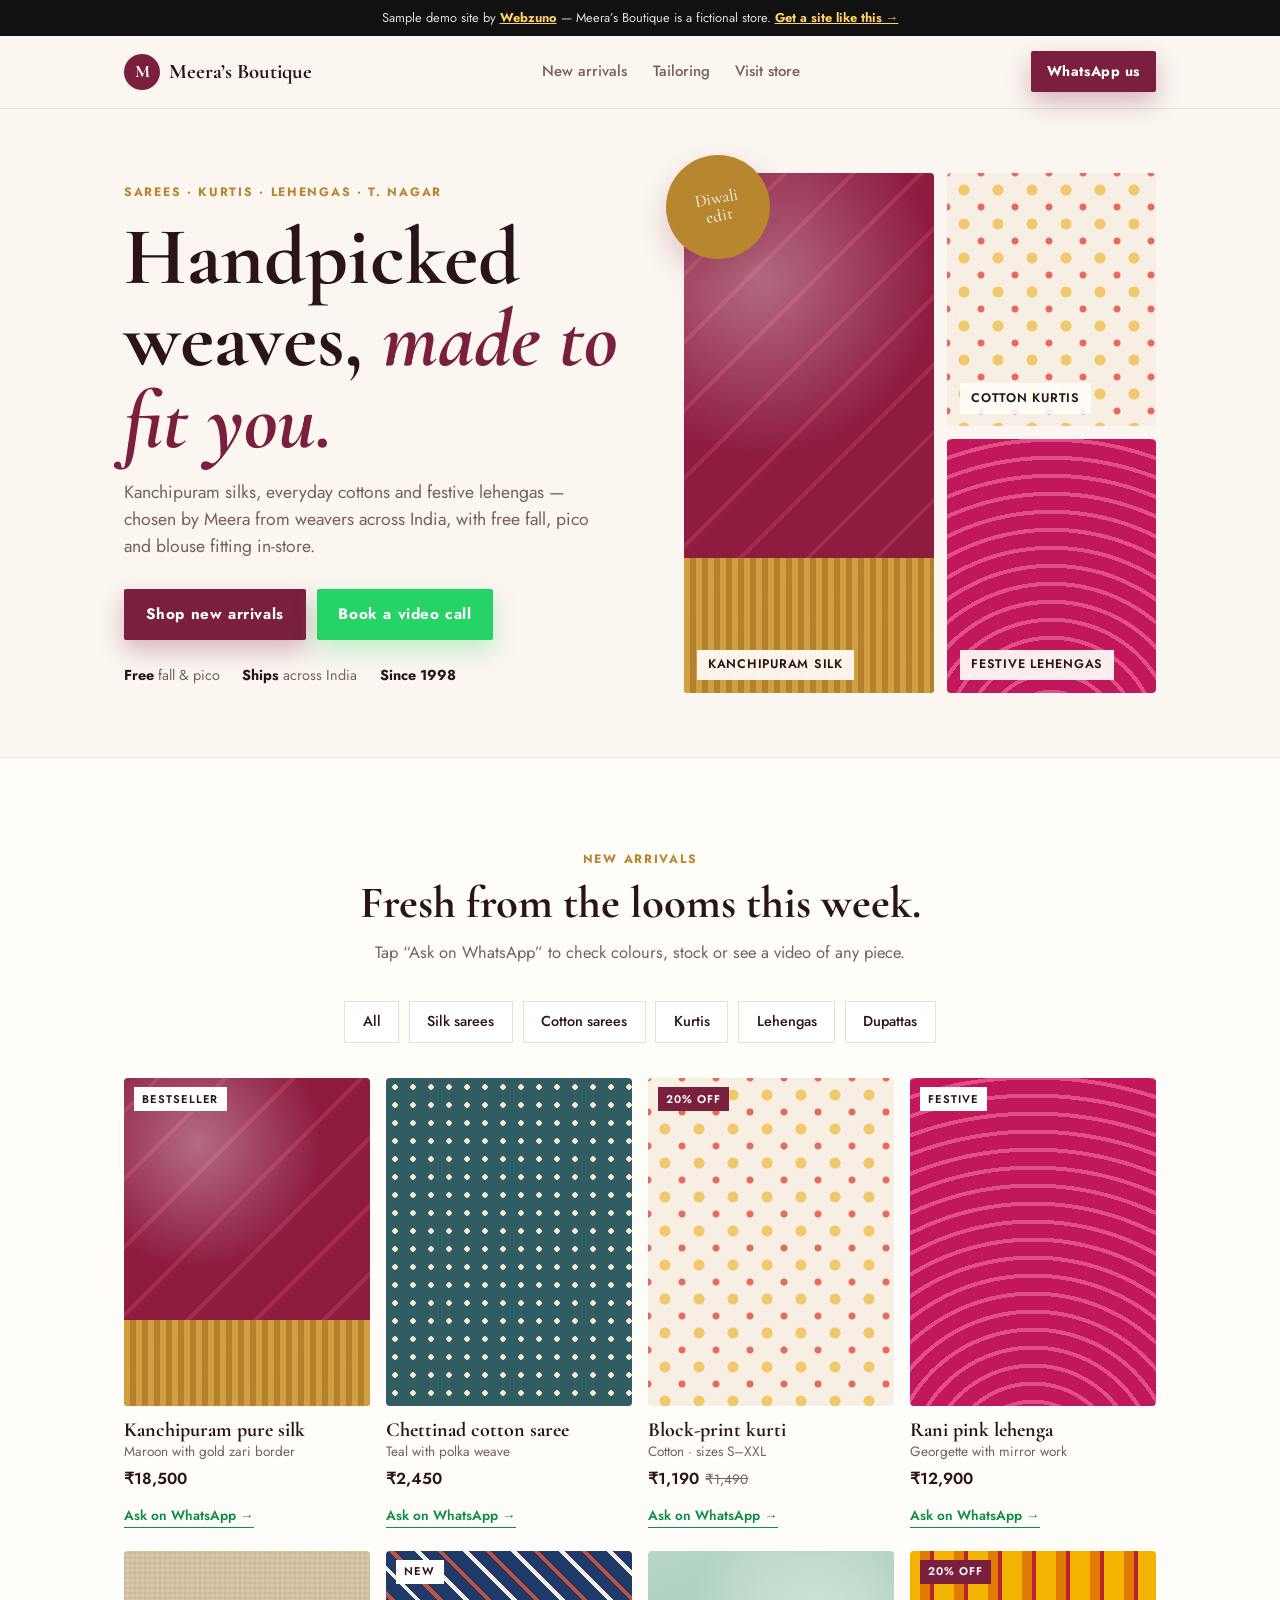
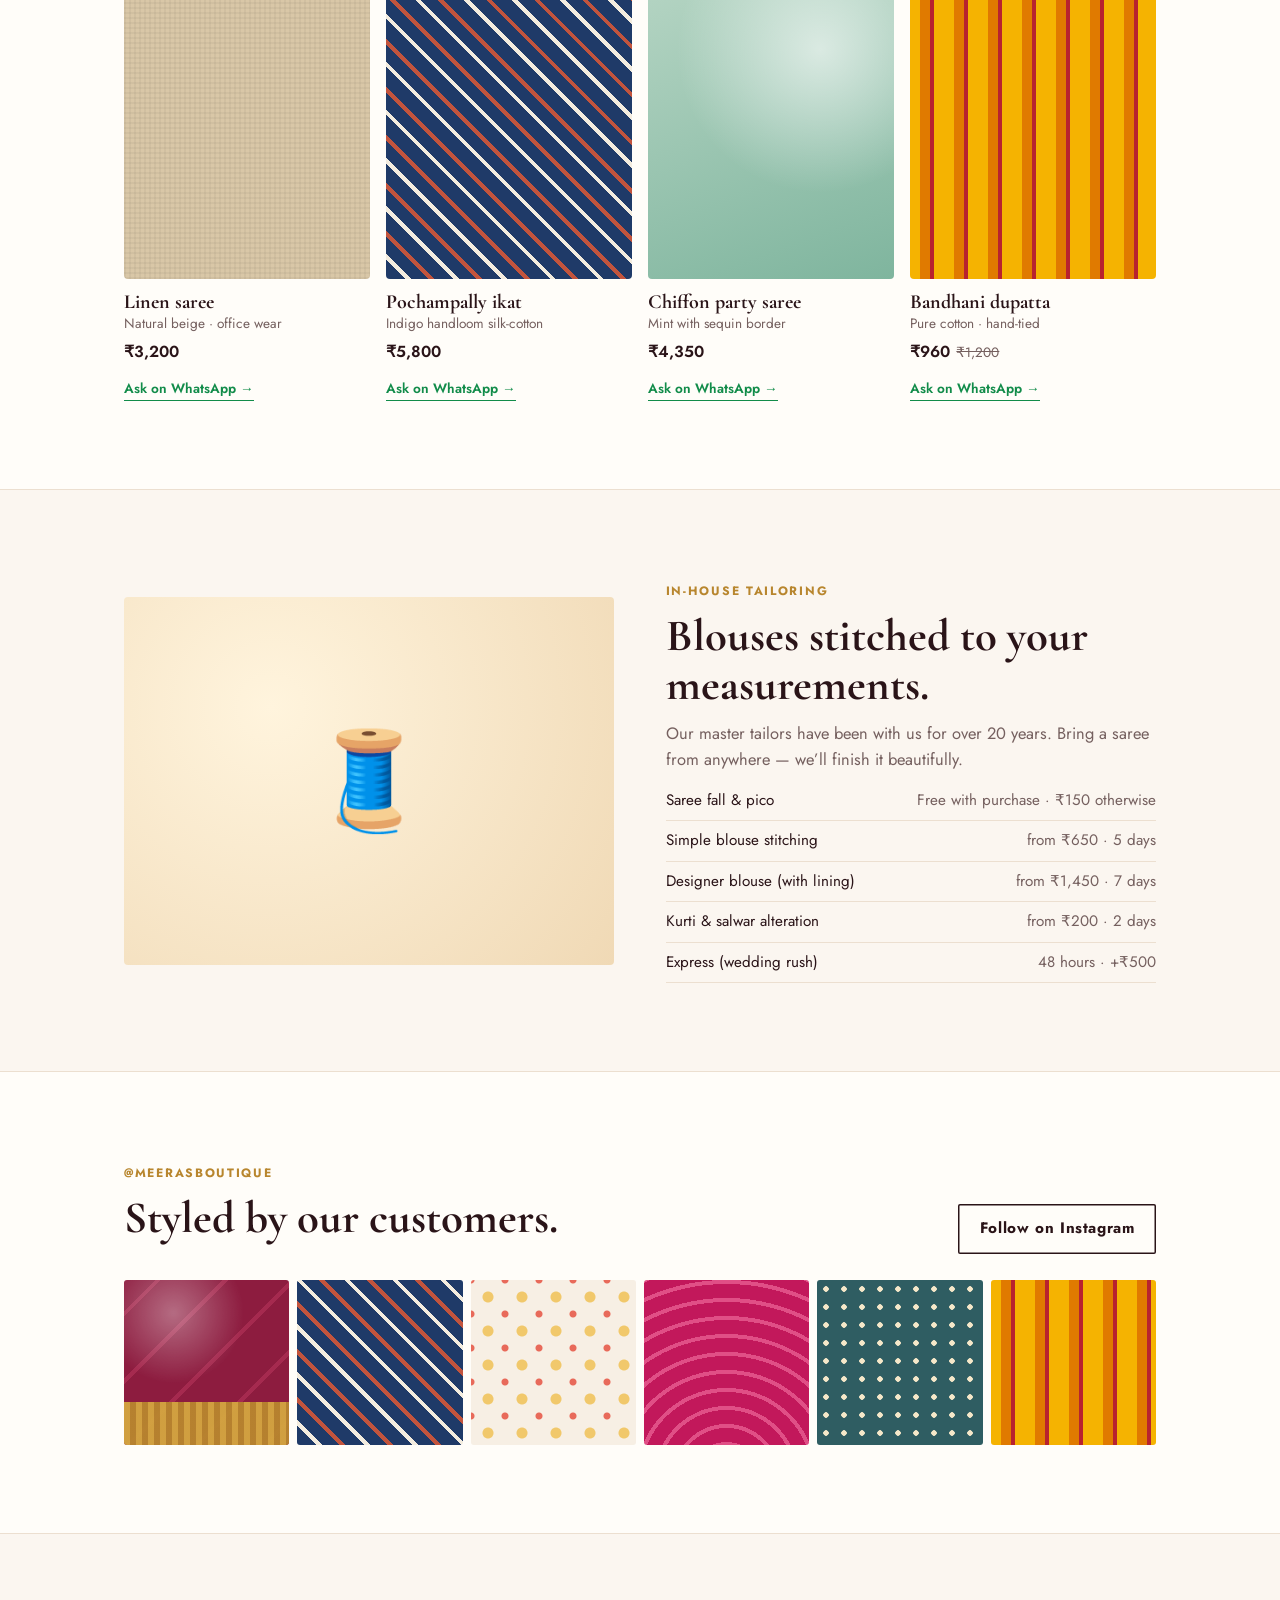
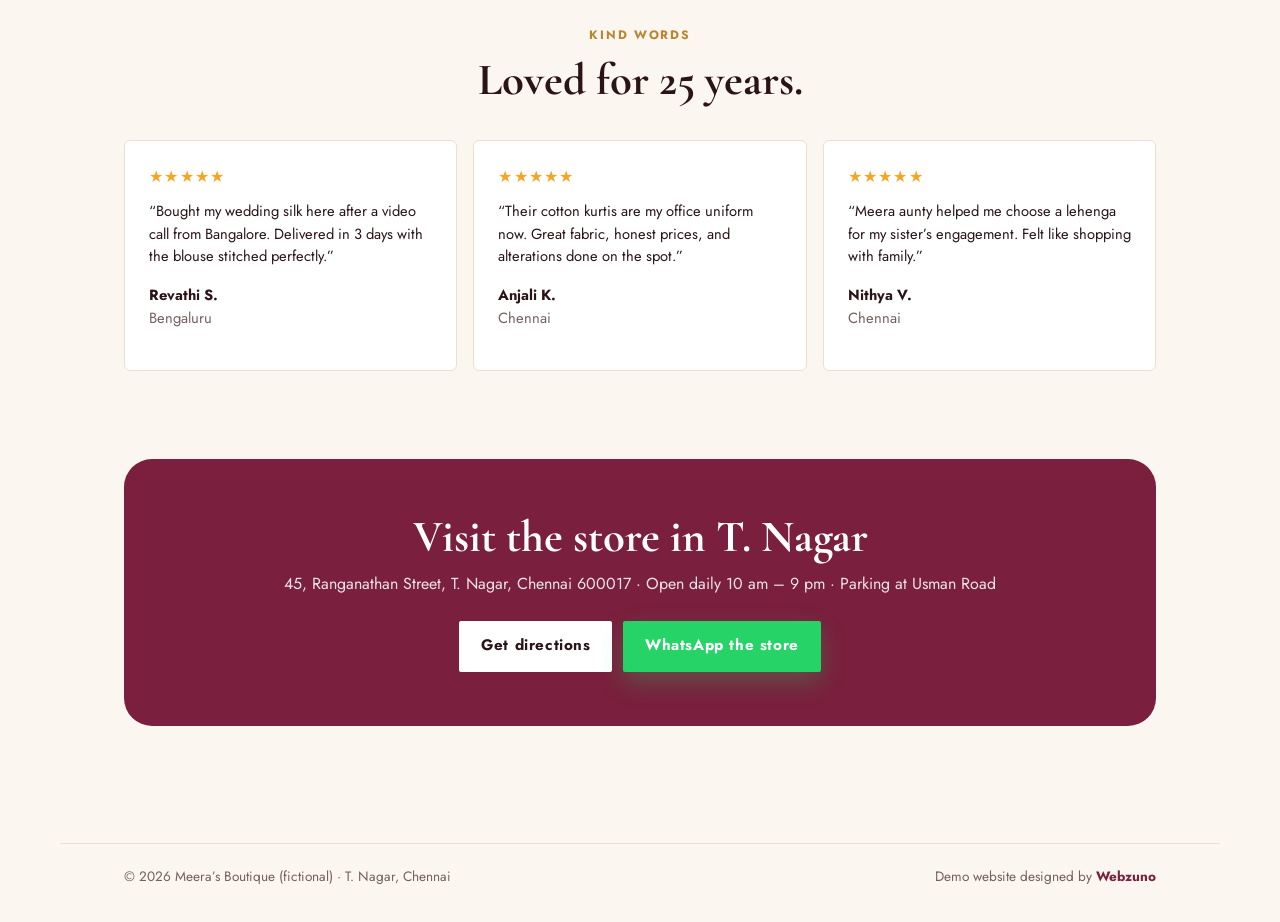
<file: demos/boutique.html>
<!DOCTYPE html>
<html lang="en">
<head>
  <meta charset="UTF-8">
  <meta name="viewport" content="width=device-width, initial-scale=1.0">
  <title>Meera’s Boutique — Sarees, kurtis &amp; tailoring, T. Nagar (Webzuno demo)</title>
  <meta name="description" content="Sample demo site by Webzuno: an ethnic wear boutique with new arrivals, prices, WhatsApp enquiry and tailoring services.">
  <meta name="robots" content="noindex">
  <link rel="icon" type="image/png" href="../assets/favicon-32.png">
  <link rel="preconnect" href="https://fonts.googleapis.com">
  <link rel="preconnect" href="https://fonts.gstatic.com" crossorigin>
  <link href="https://fonts.googleapis.com/css2?family=Cormorant+Garamond:wght@600;700&family=Jost:wght@400;500;600&display=swap" rel="stylesheet">
  <link rel="stylesheet" href="demo.css">
  <style>
    :root {
      --brand: #7a1f3d;
      --accent: #b8862e;
      --bg: #fbf6f0;
      --bg-alt: #fffdf9;
      --line: #ecdfd0;
      --ink: #2a1418;
      --dim: #75605f;
      --display: "Cormorant Garamond", Georgia, serif;
      --body: "Jost", sans-serif;
      --radius: 6px;
    }
    h1, h2, h3 { letter-spacing: 0; }
    .btn { border-radius: 2px; letter-spacing: 0.04em; }
    .hero { padding-bottom: clamp(2rem, 5vw, 4rem); }
    .hero h1 { font-size: clamp(3rem, 6.4vw, 5.2rem); line-height: 1; }
    .hero h1 em { color: var(--brand); }
    .look { position: relative; display: grid; grid-template-columns: 1.2fr 1fr; grid-template-rows: 1fr 1fr; gap: 0.8rem; height: clamp(360px, 46vw, 520px); }
    .look .t { border-radius: 4px; position: relative; overflow: hidden; }
    .look .t:first-child { grid-row: 1 / -1; }
    .look .t span { z-index: 1; position: absolute; left: 0.8rem; bottom: 0.8rem; background: rgba(255, 253, 249, 0.92); padding: 0.35rem 0.7rem; font-size: 0.78rem; font-weight: 600; letter-spacing: 0.06em; text-transform: uppercase; }
    .look .seal { position: absolute; top: -18px; left: -18px; width: 104px; height: 104px; border-radius: 50%; background: var(--accent); color: #fff; display: grid; place-items: center; text-align: center; font-family: var(--display); font-size: 1.05rem; line-height: 1.05; rotate: -10deg; box-shadow: 0 14px 30px rgba(122, 31, 61, 0.25); }

    /* Fabric "photos" */
    .f-silk { background: radial-gradient(circle at 30% 20%, rgba(255, 255, 255, 0.35), transparent 40%), repeating-linear-gradient(135deg, #8d1c3f 0 22px, #a52a4f 22px 26px, #8d1c3f 26px 48px), #8d1c3f; }
    .f-silk::after { content: ""; position: absolute; left: 0; right: 0; bottom: 0; height: 26%; background: repeating-linear-gradient(90deg, #d4a640 0 6px, #b8862e 6px 12px); opacity: 0.95; }
    .f-cotton { background: radial-gradient(circle, #f6e8c9 2.5px, transparent 3px) 0 0 / 18px 18px, #2f5d62; }
    .f-kurti { background: radial-gradient(circle at 50% 50%, #f1c86b 0 5px, transparent 6px) 0 0 / 34px 34px, radial-gradient(circle at 50% 50%, #e86a5a 0 3px, transparent 4px) 17px 17px / 34px 34px, #f7efe4; }
    .f-lehenga { background: repeating-radial-gradient(circle at 50% 120%, #c2185b 0 14px, #e04f86 14px 18px), #c2185b; }
    .f-linen { background: repeating-linear-gradient(0deg, rgba(0, 0, 0, 0.04) 0 2px, transparent 2px 5px), repeating-linear-gradient(90deg, rgba(0, 0, 0, 0.04) 0 2px, transparent 2px 5px), #d9c7a7; }
    .f-ikat { background: repeating-linear-gradient(45deg, #1f3a68 0 14px, #f3ecdf 14px 18px, #1f3a68 18px 30px, #c2543d 30px 34px); }
    .f-chiffon { background: radial-gradient(circle at 70% 30%, rgba(255, 255, 255, 0.6), transparent 50%), linear-gradient(160deg, #b9d7c6, #7fb59e); }
    .f-dupatta { background: repeating-linear-gradient(90deg, #f5b301 0 10px, #e07a00 10px 20px, #b8222f 20px 24px, #f5b301 24px 34px); }

    .cats { display: flex; flex-wrap: wrap; gap: 0.6rem; justify-content: center; }
    .cats a { padding: 0.55rem 1.1rem; border: 1px solid var(--line); background: #fff; font-size: 0.9rem; font-weight: 500; }
    .cats a:hover { border-color: var(--brand); color: var(--brand); }
    .products { display: grid; grid-template-columns: repeat(4, 1fr); gap: 1.4rem 1rem; }
    .product .img { position: relative; aspect-ratio: 3 / 4; border-radius: 4px; overflow: hidden; margin-bottom: 0.8rem; }
    .product .badge { position: absolute; top: 0.6rem; left: 0.6rem; background: #fff; padding: 0.2rem 0.55rem; font-size: 0.7rem; font-weight: 600; letter-spacing: 0.08em; text-transform: uppercase; z-index: 1; }
    .product .badge.sale { background: var(--brand); color: #fff; }
    .product h3 { font-size: 1.25rem; }
    .product p { font-size: 0.85rem; color: var(--dim); }
    .product .rate { margin: 0.35rem 0 0.7rem; font-weight: 600; color: var(--ink); font-size: 1rem; }
    .product .rate s { color: var(--dim); font-weight: 400; margin-left: 0.4rem; font-size: 0.85rem; }
    .ask { display: inline-flex; align-items: center; gap: 0.4rem; font-size: 0.85rem; font-weight: 600; color: #128c4a; border-bottom: 1.5px solid currentColor; padding-bottom: 1px; }
    .tailor { display: grid; grid-template-columns: 1fr 1fr; gap: clamp(1.5rem, 4vw, 3.5rem); align-items: center; }
    .tailor-art { aspect-ratio: 4 / 3; border-radius: 4px; display: grid; place-items: center; font-size: 6rem; background: radial-gradient(circle at 30% 30%, #fff4dd, #f0d9b5); }
    .gallery { display: grid; grid-template-columns: repeat(6, 1fr); gap: 0.5rem; }
    .gallery div { aspect-ratio: 1; border-radius: 3px; position: relative; overflow: hidden; }
    .insta { display: flex; justify-content: space-between; align-items: end; gap: 1rem; flex-wrap: wrap; margin-bottom: 1.6rem; }
    .insta .head { margin-bottom: 0; }
    @media (max-width: 960px) {
      .products { grid-template-columns: repeat(2, 1fr); }
      .tailor { grid-template-columns: 1fr; }
      .gallery { grid-template-columns: repeat(3, 1fr); }
    }
  </style>
</head>
<body>
  <div class="ribbon">Sample demo site by <a href="../index.html#work">Webzuno</a> — Meera’s Boutique is a fictional store. <a href="../index.html#cta">Get a site like this →</a></div>

  <header class="nav">
    <div class="wrap">
      <a class="logo" href="#top"><span class="logo-mark" style="border-radius:50%;font-family:var(--display)">M</span>Meera’s Boutique</a>
      <nav class="nav-links" aria-label="Main"><a href="#new">New arrivals</a><a href="#tailoring">Tailoring</a><a href="#visit">Visit store</a></nav>
      <a class="btn btn-brand btn-hide" href="#" data-demo-contact="WhatsApp">WhatsApp us</a>
    </div>
  </header>

  <main id="top">
    <section class="hero">
      <div class="wrap hero-grid">
        <div>
          <span class="tag">Sarees · Kurtis · Lehengas · T. Nagar</span>
          <h1>Handpicked weaves, <em>made to fit you.</em></h1>
          <p class="lead">Kanchipuram silks, everyday cottons and festive lehengas — chosen by Meera from weavers across India, with free fall, pico and blouse fitting in-store.</p>
          <div class="btns">
            <a class="btn btn-brand" href="#new">Shop new arrivals</a>
            <a class="btn btn-wa" href="#" data-demo-contact="WhatsApp">Book a video call</a>
          </div>
          <p class="facts"><span><b>Free</b> fall &amp; pico</span><span><b>Ships</b> across India</span><span><b>Since 1998</b></span></p>
        </div>
        <div class="look" aria-hidden="true">
          <div class="t f-silk"><span>Kanchipuram silk</span></div>
          <div class="t f-kurti"><span>Cotton kurtis</span></div>
          <div class="t f-lehenga"><span>Festive lehengas</span></div>
          <div class="seal">Diwali<br>edit</div>
        </div>
      </div>
    </section>

    <section class="alt" id="new">
      <div class="wrap">
        <div class="head center"><span class="tag">New arrivals</span><h2>Fresh from the looms this week.</h2><p>Tap “Ask on WhatsApp” to check colours, stock or see a video of any piece.</p></div>
        <nav class="cats" aria-label="Categories" style="margin-bottom:2.2rem"><a href="#new">All</a><a href="#new">Silk sarees</a><a href="#new">Cotton sarees</a><a href="#new">Kurtis</a><a href="#new">Lehengas</a><a href="#new">Dupattas</a></nav>
        <div class="products">
          <article class="product"><div class="img f-silk"><span class="badge">Bestseller</span></div><h3>Kanchipuram pure silk</h3><p>Maroon with gold zari border</p><p class="rate">₹18,500</p><a class="ask" href="#" data-demo-contact="WhatsApp">Ask on WhatsApp →</a></article>
          <article class="product"><div class="img f-cotton"></div><h3>Chettinad cotton saree</h3><p>Teal with polka weave</p><p class="rate">₹2,450</p><a class="ask" href="#" data-demo-contact="WhatsApp">Ask on WhatsApp →</a></article>
          <article class="product"><div class="img f-kurti"><span class="badge sale">20% off</span></div><h3>Block-print kurti</h3><p>Cotton · sizes S–XXL</p><p class="rate">₹1,190<s>₹1,490</s></p><a class="ask" href="#" data-demo-contact="WhatsApp">Ask on WhatsApp →</a></article>
          <article class="product"><div class="img f-lehenga"><span class="badge">Festive</span></div><h3>Rani pink lehenga</h3><p>Georgette with mirror work</p><p class="rate">₹12,900</p><a class="ask" href="#" data-demo-contact="WhatsApp">Ask on WhatsApp →</a></article>
          <article class="product"><div class="img f-linen"></div><h3>Linen saree</h3><p>Natural beige · office wear</p><p class="rate">₹3,200</p><a class="ask" href="#" data-demo-contact="WhatsApp">Ask on WhatsApp →</a></article>
          <article class="product"><div class="img f-ikat"><span class="badge">New</span></div><h3>Pochampally ikat</h3><p>Indigo handloom silk-cotton</p><p class="rate">₹5,800</p><a class="ask" href="#" data-demo-contact="WhatsApp">Ask on WhatsApp →</a></article>
          <article class="product"><div class="img f-chiffon"></div><h3>Chiffon party saree</h3><p>Mint with sequin border</p><p class="rate">₹4,350</p><a class="ask" href="#" data-demo-contact="WhatsApp">Ask on WhatsApp →</a></article>
          <article class="product"><div class="img f-dupatta"><span class="badge sale">20% off</span></div><h3>Bandhani dupatta</h3><p>Pure cotton · hand-tied</p><p class="rate">₹960<s>₹1,200</s></p><a class="ask" href="#" data-demo-contact="WhatsApp">Ask on WhatsApp →</a></article>
        </div>
      </div>
    </section>

    <section id="tailoring">
      <div class="wrap tailor">
        <div class="tailor-art" aria-hidden="true">🧵</div>
        <div>
          <div class="head" style="margin-bottom:1rem"><span class="tag">In-house tailoring</span><h2>Blouses stitched to your measurements.</h2><p>Our master tailors have been with us for over 20 years. Bring a saree from anywhere — we’ll finish it beautifully.</p></div>
          <ul class="info-list">
            <li>Saree fall &amp; pico <span>Free with purchase · ₹150 otherwise</span></li>
            <li>Simple blouse stitching <span>from ₹650 · 5 days</span></li>
            <li>Designer blouse (with lining) <span>from ₹1,450 · 7 days</span></li>
            <li>Kurti &amp; salwar alteration <span>from ₹200 · 2 days</span></li>
            <li>Express (wedding rush) <span>48 hours · +₹500</span></li>
          </ul>
        </div>
      </div>
    </section>

    <section class="alt">
      <div class="wrap">
        <div class="insta">
          <div class="head"><span class="tag">@meerasboutique</span><h2>Styled by our customers.</h2></div>
          <a class="btn btn-line" href="https://instagram.com" target="_blank" rel="noopener noreferrer">Follow on Instagram</a>
        </div>
        <div class="gallery" aria-hidden="true"><div class="f-silk"></div><div class="f-ikat"></div><div class="f-kurti"></div><div class="f-lehenga"></div><div class="f-cotton"></div><div class="f-dupatta"></div></div>
      </div>
    </section>

    <section>
      <div class="wrap">
        <div class="head center"><span class="tag">Kind words</span><h2>Loved for 25 years.</h2></div>
        <div class="grid-3">
          <article class="card quote"><span class="stars">★★★★★</span><p>“Bought my wedding silk here after a video call from Bangalore. Delivered in 3 days with the blouse stitched perfectly.”</p><p class="who">Revathi S.<span>Bengaluru</span></p></article>
          <article class="card quote"><span class="stars">★★★★★</span><p>“Their cotton kurtis are my office uniform now. Great fabric, honest prices, and alterations done on the spot.”</p><p class="who">Anjali K.<span>Chennai</span></p></article>
          <article class="card quote"><span class="stars">★★★★★</span><p>“Meera aunty helped me choose a lehenga for my sister’s engagement. Felt like shopping with family.”</p><p class="who">Nithya V.<span>Chennai</span></p></article>
        </div>
      </div>
    </section>

    <section id="visit" style="padding-top:0">
      <div class="wrap">
        <div class="cta-band">
          <h2>Visit the store in T. Nagar</h2>
          <p>45, Ranganathan Street, T. Nagar, Chennai 600017 · Open daily 10 am – 9 pm · Parking at Usman Road</p>
          <div class="btns"><a class="btn btn-light" href="https://maps.google.com/?q=T+Nagar+Chennai" target="_blank" rel="noopener noreferrer">Get directions</a><a class="btn btn-wa" href="#" data-demo-contact="WhatsApp">WhatsApp the store</a></div>
        </div>
      </div>
    </section>
  </main>

  <footer><div class="wrap"><span>© 2026 Meera’s Boutique (fictional) · T. Nagar, Chennai</span><span>Demo website designed by <a href="../index.html">Webzuno</a></span></div></footer>
  <script>
    document.addEventListener('click', function (e) {
      var link = e.target.closest('[data-demo-contact]');
      if (!link) return;
      e.preventDefault();
      var toast = document.getElementById('demo-contact-toast');
      if (!toast) {
        toast = document.createElement('div');
        toast.id = 'demo-contact-toast';
        toast.setAttribute('role', 'status');
        toast.style.cssText = 'position:fixed;left:50%;bottom:24px;transform:translateX(-50%);z-index:9999;background:#111;color:#fff;padding:10px 18px;border-radius:999px;font:500 14px/1.4 system-ui,sans-serif;box-shadow:0 6px 20px rgba(0,0,0,.25);opacity:0;transition:opacity .2s;pointer-events:none';
        document.body.appendChild(toast);
      }
      toast.textContent = 'Demo only \u2014 ' + link.getAttribute('data-demo-contact') + ' is disabled on this sample site.';
      toast.style.opacity = '1';
      clearTimeout(toast._t);
      toast._t = setTimeout(function () { toast.style.opacity = '0'; }, 2200);
    });
  </script>
</body>
</html>
</file>
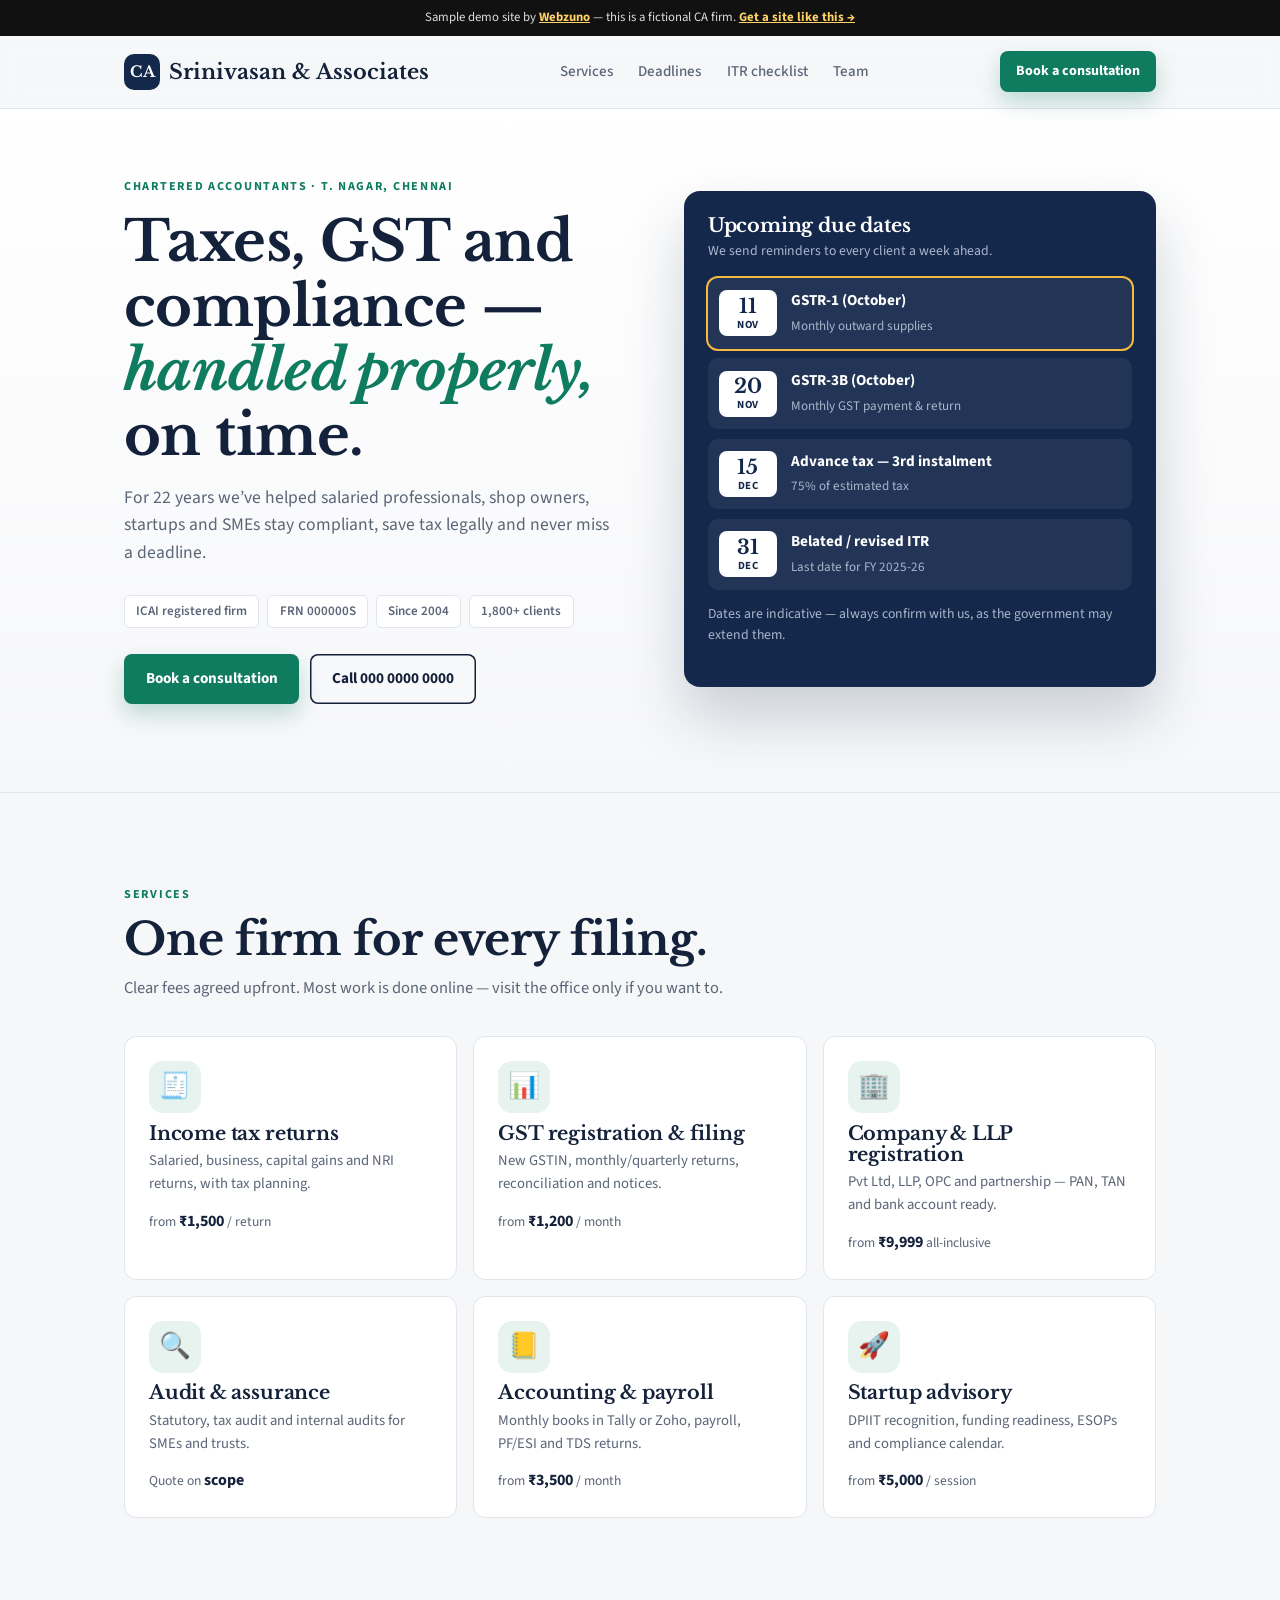
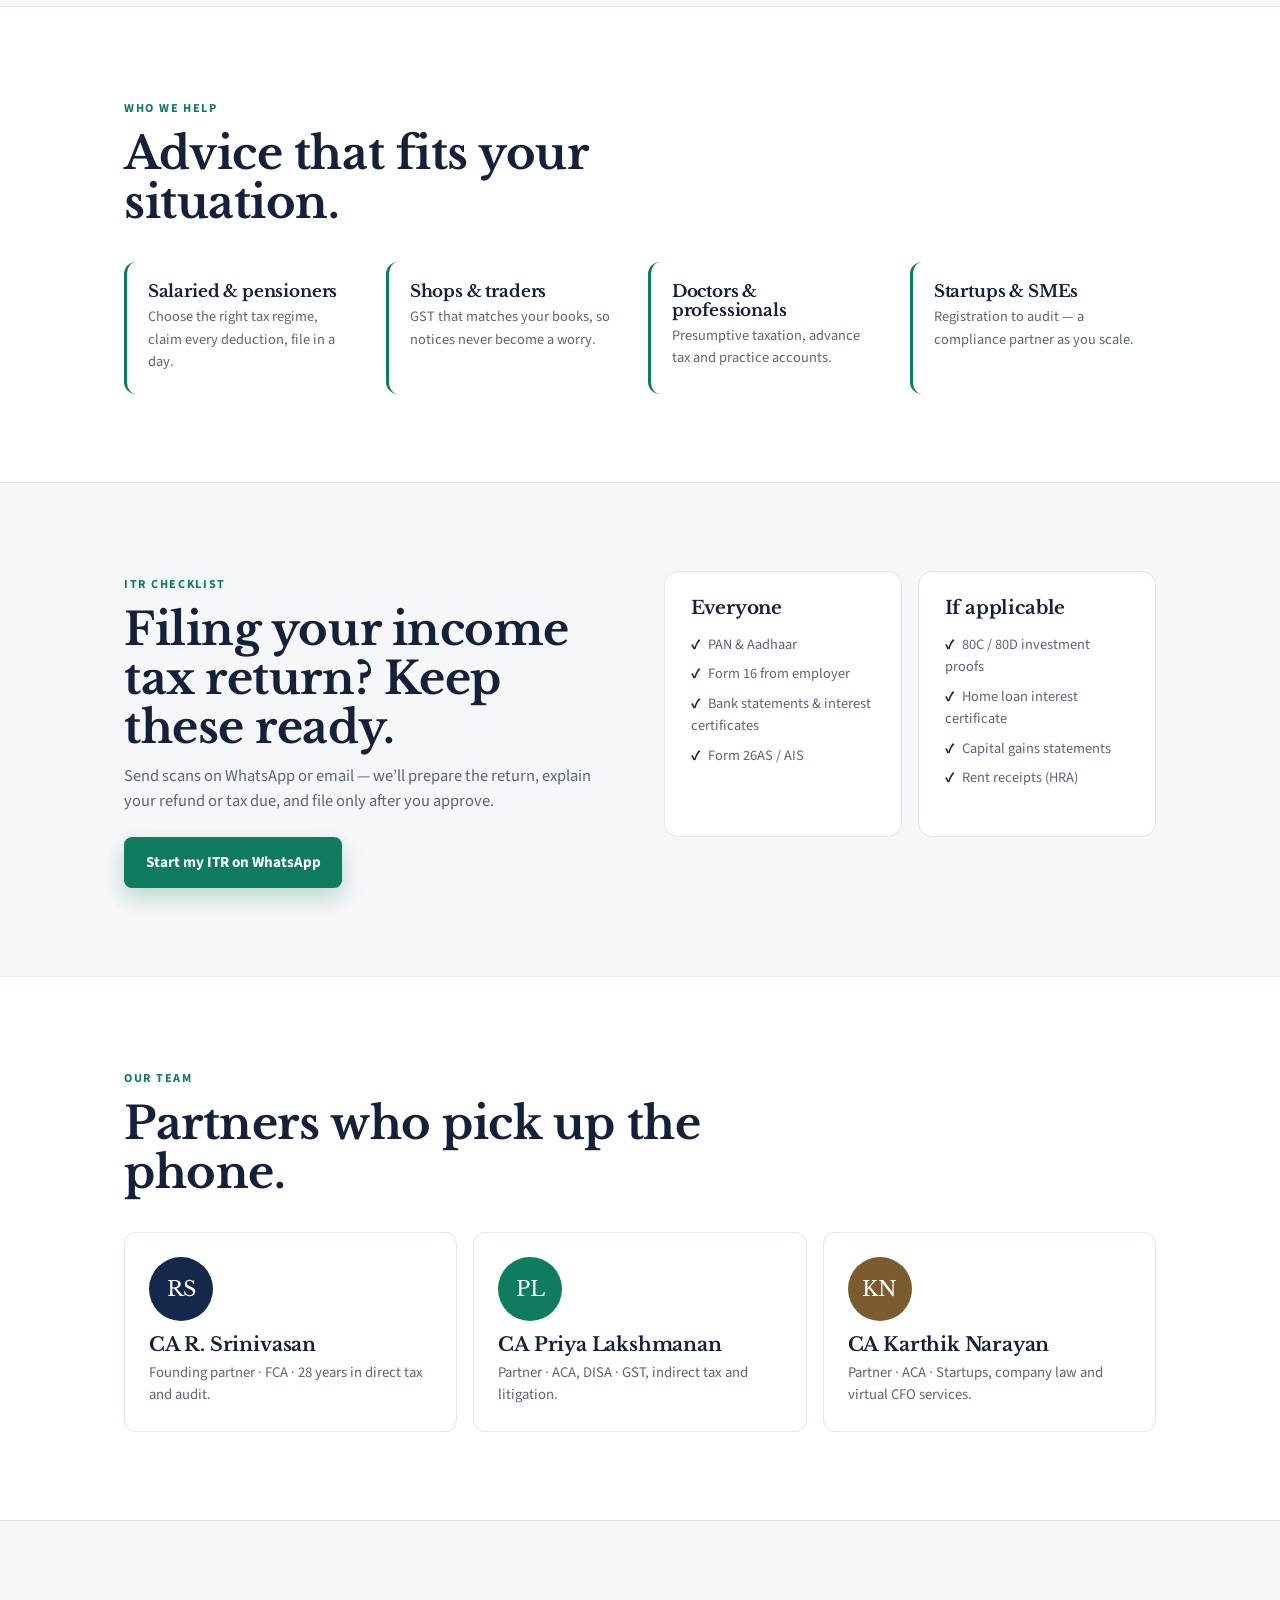
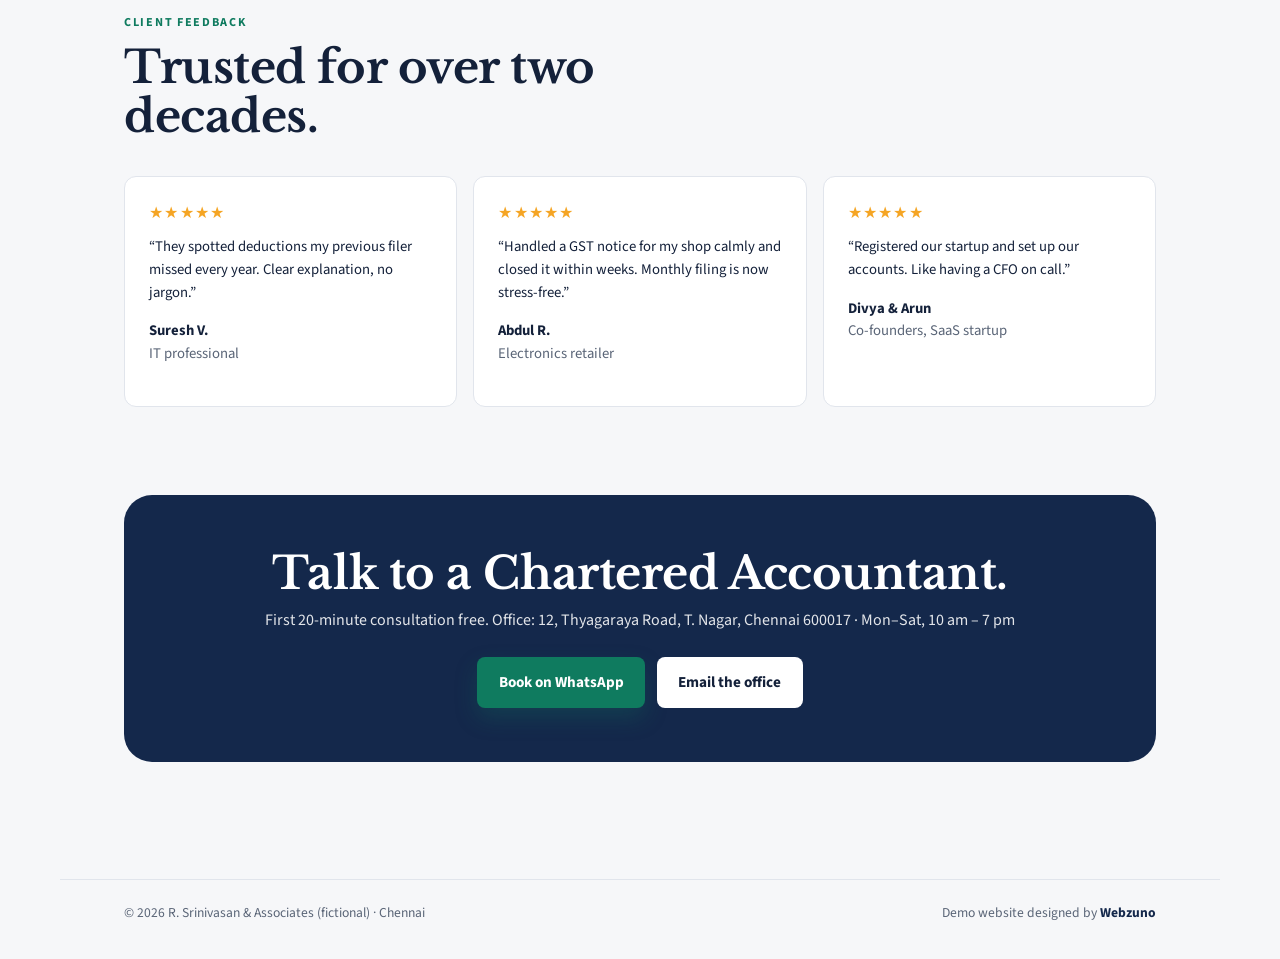
<file: demos/ca-firm.html>
<!DOCTYPE html>
<html lang="en">
<head>
  <meta charset="UTF-8">
  <meta name="viewport" content="width=device-width, initial-scale=1.0">
  <title>R. Srinivasan &amp; Associates — Chartered Accountants, T. Nagar (Webzuno demo)</title>
  <meta name="description" content="Sample demo site by Webzuno: a chartered accountancy firm with GST, income tax, company registration and audit services.">
  <meta name="robots" content="noindex">
  <link rel="icon" type="image/png" href="../assets/favicon-32.png">
  <link rel="preconnect" href="https://fonts.googleapis.com">
  <link rel="preconnect" href="https://fonts.gstatic.com" crossorigin>
  <link href="https://fonts.googleapis.com/css2?family=Libre+Baskerville:wght@400;700&family=Source+Sans+3:wght@400;600;700&display=swap" rel="stylesheet">
  <link rel="stylesheet" href="demo.css">
  <style>
    :root {
      --brand: #14284b;
      --accent: #0f7b5f;
      --bg: #f6f7f9;
      --line: #e1e5ec;
      --ink: #14213a;
      --dim: #5a6577;
      --display: "Libre Baskerville", Georgia, serif;
      --body: "Source Sans 3", sans-serif;
      --radius: 12px;
    }
    h1, h2, h3 { letter-spacing: -0.01em; }
    .btn { border-radius: 8px; }
    .btn-green { background: var(--accent); color: #fff; box-shadow: 0 10px 22px rgba(15, 123, 95, 0.25); }
    .hero { background: linear-gradient(180deg, #fff, var(--bg)); border-bottom: 1px solid var(--line); }
    .hero h1 { font-size: clamp(2.2rem, 4.6vw, 3.5rem); line-height: 1.15; }
    .hero h1 em { color: var(--accent); }
    .creds { display: flex; flex-wrap: wrap; gap: 0.5rem; margin-bottom: 1.6rem; }
    .creds span { padding: 0.35rem 0.7rem; border-radius: 6px; background: #fff; border: 1px solid var(--line); font-size: 0.82rem; font-weight: 600; color: var(--dim); }
    .deadlines { padding: 1.5rem; border-radius: 16px; background: var(--brand); color: #fff; box-shadow: 0 30px 60px rgba(20, 40, 75, 0.2); }
    .deadlines h2 { font-size: 1.2rem; margin-bottom: 0.3rem; }
    .deadlines > p { color: #aab6cc; font-size: 0.86rem; margin-bottom: 1rem; }
    .dl { list-style: none; display: grid; gap: 0.6rem; }
    .dl li { display: grid; grid-template-columns: 58px 1fr; gap: 0.9rem; align-items: center; padding: 0.7rem; border-radius: 10px; background: rgba(255, 255, 255, 0.06); }
    .dl .date { text-align: center; border-radius: 8px; background: #fff; color: var(--brand); padding: 0.3rem 0; line-height: 1.1; }
    .dl .date b { display: block; font-family: var(--display); font-size: 1.25rem; }
    .dl .date small { font-size: 0.68rem; font-weight: 700; text-transform: uppercase; letter-spacing: 0.06em; }
    .dl strong { display: block; font-size: 0.95rem; }
    .dl span { color: #aab6cc; font-size: 0.82rem; }
    .dl .soon { outline: 2px solid #f5b942; }
    .dl-note { margin-top: 0.9rem; font-size: 0.75rem; color: #8d9bb4; }
    .svc .from { display: block; margin-top: 0.8rem; font-size: 0.85rem; color: var(--dim); }
    .svc .from b { color: var(--ink); font-size: 1rem; }
    .icon { background: #e7f3ef; }
    .who-grid { display: grid; grid-template-columns: repeat(4, 1fr); gap: 1rem; }
    .who-item { padding: 1.3rem; border-radius: 12px; background: #fff; border-left: 3px solid var(--accent); }
    .who-item h3 { font-size: 1.05rem; margin-bottom: 0.3rem; }
    .who-item p { font-size: 0.9rem; color: var(--dim); }
    .checklist { display: grid; grid-template-columns: 1fr 1fr; gap: clamp(1.5rem, 4vw, 3rem); align-items: start; }
    .doc-box { padding: 1.6rem; border-radius: 14px; background: #fff; border: 1px solid var(--line); }
    .doc-box h3 { font-size: 1.15rem; margin-bottom: 0.9rem; }
    .team .avatar { width: 64px; height: 64px; border-radius: 50%; display: grid; place-items: center; background: var(--brand); color: #fff; font-family: var(--display); font-size: 1.3rem; margin-bottom: 0.8rem; }
    .cta-band { background: var(--brand); }
    @media (max-width: 960px) { .who-grid { grid-template-columns: 1fr 1fr; } .checklist { grid-template-columns: 1fr; } }
    @media (max-width: 600px) { .who-grid { grid-template-columns: 1fr; } }
  </style>
</head>
<body>
  <div class="ribbon">Sample demo site by <a href="../index.html#work">Webzuno</a> — this is a fictional CA firm. <a href="../index.html#cta">Get a site like this →</a></div>

  <header class="nav">
    <div class="wrap">
      <a class="logo" href="#top"><span class="logo-mark" style="font-size:0.95rem">CA</span>Srinivasan &amp; Associates</a>
      <nav class="nav-links" aria-label="Main"><a href="#services">Services</a><a href="#deadlines">Deadlines</a><a href="#documents">ITR checklist</a><a href="#team">Team</a></nav>
      <a class="btn btn-green btn-hide" href="#contact">Book a consultation</a>
    </div>
  </header>

  <main id="top">
    <section class="hero">
      <div class="wrap hero-grid">
        <div>
          <span class="tag">Chartered Accountants · T. Nagar, Chennai</span>
          <h1>Taxes, GST and compliance — <em>handled properly,</em> on time.</h1>
          <p class="lead">For 22 years we’ve helped salaried professionals, shop owners, startups and SMEs stay compliant, save tax legally and never miss a deadline.</p>
          <div class="creds"><span>ICAI registered firm</span><span>FRN 000000S</span><span>Since 2004</span><span>1,800+ clients</span></div>
          <div class="btns">
            <a class="btn btn-green" href="#" data-demo-contact="WhatsApp">Book a consultation</a>
            <a class="btn btn-line" href="#" data-demo-contact="Calling">Call 000 0000 0000</a>
          </div>
        </div>

        <aside class="deadlines" id="deadlines">
          <h2>Upcoming due dates</h2>
          <p>We send reminders to every client a week ahead.</p>
          <ul class="dl">
            <li class="soon"><span class="date"><b>11</b><small>Nov</small></span><div><strong>GSTR-1 (October)</strong><span>Monthly outward supplies</span></div></li>
            <li><span class="date"><b>20</b><small>Nov</small></span><div><strong>GSTR-3B (October)</strong><span>Monthly GST payment &amp; return</span></div></li>
            <li><span class="date"><b>15</b><small>Dec</small></span><div><strong>Advance tax — 3rd instalment</strong><span>75% of estimated tax</span></div></li>
            <li><span class="date"><b>31</b><small>Dec</small></span><div><strong>Belated / revised ITR</strong><span>Last date for FY 2025-26</span></div></li>
          </ul>
          <p class="dl-note">Dates are indicative — always confirm with us, as the government may extend them.</p>
        </aside>
      </div>
    </section>

    <section id="services">
      <div class="wrap">
        <div class="head"><span class="tag">Services</span><h2>One firm for every filing.</h2><p>Clear fees agreed upfront. Most work is done online — visit the office only if you want to.</p></div>
        <div class="grid-3">
          <article class="card svc"><span class="icon">🧾</span><h3>Income tax returns</h3><p>Salaried, business, capital gains and NRI returns, with tax planning.</p><span class="from">from <b>₹1,500</b> / return</span></article>
          <article class="card svc"><span class="icon">📊</span><h3>GST registration &amp; filing</h3><p>New GSTIN, monthly/quarterly returns, reconciliation and notices.</p><span class="from">from <b>₹1,200</b> / month</span></article>
          <article class="card svc"><span class="icon">🏢</span><h3>Company &amp; LLP registration</h3><p>Pvt Ltd, LLP, OPC and partnership — PAN, TAN and bank account ready.</p><span class="from">from <b>₹9,999</b> all-inclusive</span></article>
          <article class="card svc"><span class="icon">🔍</span><h3>Audit &amp; assurance</h3><p>Statutory, tax audit and internal audits for SMEs and trusts.</p><span class="from">Quote on <b>scope</b></span></article>
          <article class="card svc"><span class="icon">📒</span><h3>Accounting &amp; payroll</h3><p>Monthly books in Tally or Zoho, payroll, PF/ESI and TDS returns.</p><span class="from">from <b>₹3,500</b> / month</span></article>
          <article class="card svc"><span class="icon">🚀</span><h3>Startup advisory</h3><p>DPIIT recognition, funding readiness, ESOPs and compliance calendar.</p><span class="from">from <b>₹5,000</b> / session</span></article>
        </div>
      </div>
    </section>

    <section class="alt">
      <div class="wrap">
        <div class="head"><span class="tag">Who we help</span><h2>Advice that fits your situation.</h2></div>
        <div class="who-grid">
          <article class="who-item"><h3>Salaried &amp; pensioners</h3><p>Choose the right tax regime, claim every deduction, file in a day.</p></article>
          <article class="who-item"><h3>Shops &amp; traders</h3><p>GST that matches your books, so notices never become a worry.</p></article>
          <article class="who-item"><h3>Doctors &amp; professionals</h3><p>Presumptive taxation, advance tax and practice accounts.</p></article>
          <article class="who-item"><h3>Startups &amp; SMEs</h3><p>Registration to audit — a compliance partner as you scale.</p></article>
        </div>
      </div>
    </section>

    <section id="documents">
      <div class="wrap checklist">
        <div class="head" style="margin-bottom:0">
          <span class="tag">ITR checklist</span>
          <h2>Filing your income tax return? Keep these ready.</h2>
          <p>Send scans on WhatsApp or email — we’ll prepare the return, explain your refund or tax due, and file only after you approve.</p>
          <div class="btns" style="margin-top:1.4rem"><a class="btn btn-green" href="#" data-demo-contact="WhatsApp">Start my ITR on WhatsApp</a></div>
        </div>
        <div class="grid-2">
          <div class="doc-box"><h3>Everyone</h3><ul class="ticks"><li>PAN &amp; Aadhaar</li><li>Form 16 from employer</li><li>Bank statements &amp; interest certificates</li><li>Form 26AS / AIS</li></ul></div>
          <div class="doc-box"><h3>If applicable</h3><ul class="ticks"><li>80C / 80D investment proofs</li><li>Home loan interest certificate</li><li>Capital gains statements</li><li>Rent receipts (HRA)</li></ul></div>
        </div>
      </div>
    </section>

    <section class="alt" id="team">
      <div class="wrap">
        <div class="head"><span class="tag">Our team</span><h2>Partners who pick up the phone.</h2></div>
        <div class="grid-3">
          <article class="card team"><span class="avatar">RS</span><h3>CA R. Srinivasan</h3><p>Founding partner · FCA · 28 years in direct tax and audit.</p></article>
          <article class="card team"><span class="avatar" style="background:#0f7b5f">PL</span><h3>CA Priya Lakshmanan</h3><p>Partner · ACA, DISA · GST, indirect tax and litigation.</p></article>
          <article class="card team"><span class="avatar" style="background:#7a5c2e">KN</span><h3>CA Karthik Narayan</h3><p>Partner · ACA · Startups, company law and virtual CFO services.</p></article>
        </div>
      </div>
    </section>

    <section>
      <div class="wrap">
        <div class="head"><span class="tag">Client feedback</span><h2>Trusted for over two decades.</h2></div>
        <div class="grid-3">
          <article class="card quote"><span class="stars">★★★★★</span><p>“They spotted deductions my previous filer missed every year. Clear explanation, no jargon.”</p><p class="who">Suresh V.<span>IT professional</span></p></article>
          <article class="card quote"><span class="stars">★★★★★</span><p>“Handled a GST notice for my shop calmly and closed it within weeks. Monthly filing is now stress-free.”</p><p class="who">Abdul R.<span>Electronics retailer</span></p></article>
          <article class="card quote"><span class="stars">★★★★★</span><p>“Registered our startup and set up our accounts. Like having a CFO on call.”</p><p class="who">Divya &amp; Arun<span>Co-founders, SaaS startup</span></p></article>
        </div>
      </div>
    </section>

    <section id="contact" style="padding-top:0">
      <div class="wrap">
        <div class="cta-band">
          <h2>Talk to a Chartered Accountant.</h2>
          <p>First 20-minute consultation free. Office: 12, Thyagaraya Road, T. Nagar, Chennai 600017 · Mon–Sat, 10 am – 7 pm</p>
          <div class="btns"><a class="btn btn-green" href="#" data-demo-contact="WhatsApp">Book on WhatsApp</a><a class="btn btn-light" href="mailto:office@example.com">Email the office</a></div>
        </div>
      </div>
    </section>
  </main>

  <footer><div class="wrap"><span>© 2026 R. Srinivasan &amp; Associates (fictional) · Chennai</span><span>Demo website designed by <a href="../index.html">Webzuno</a></span></div></footer>
  <script>
    document.addEventListener('click', function (e) {
      var link = e.target.closest('[data-demo-contact]');
      if (!link) return;
      e.preventDefault();
      var toast = document.getElementById('demo-contact-toast');
      if (!toast) {
        toast = document.createElement('div');
        toast.id = 'demo-contact-toast';
        toast.setAttribute('role', 'status');
        toast.style.cssText = 'position:fixed;left:50%;bottom:24px;transform:translateX(-50%);z-index:9999;background:#111;color:#fff;padding:10px 18px;border-radius:999px;font:500 14px/1.4 system-ui,sans-serif;box-shadow:0 6px 20px rgba(0,0,0,.25);opacity:0;transition:opacity .2s;pointer-events:none';
        document.body.appendChild(toast);
      }
      toast.textContent = 'Demo only \u2014 ' + link.getAttribute('data-demo-contact') + ' is disabled on this sample site.';
      toast.style.opacity = '1';
      clearTimeout(toast._t);
      toast._t = setTimeout(function () { toast.style.opacity = '0'; }, 2200);
    });
  </script>
</body>
</html>
</file>
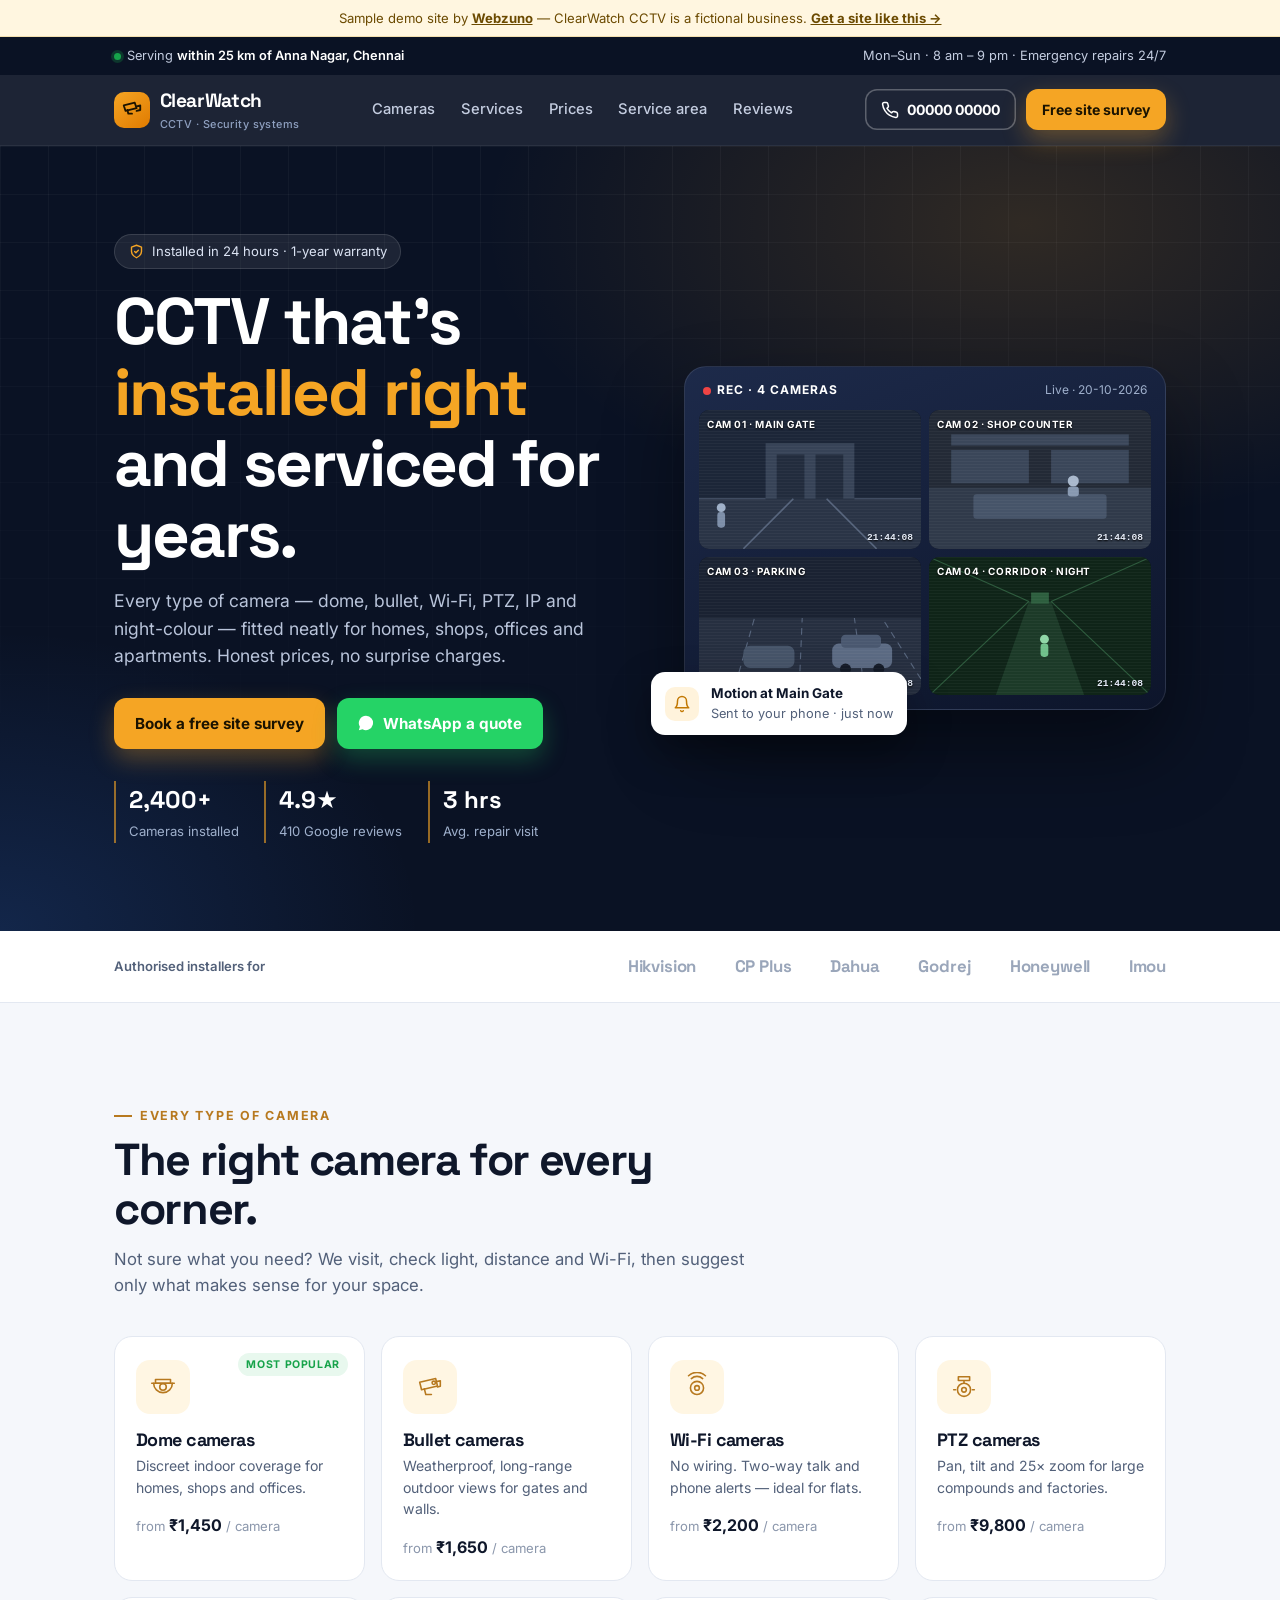
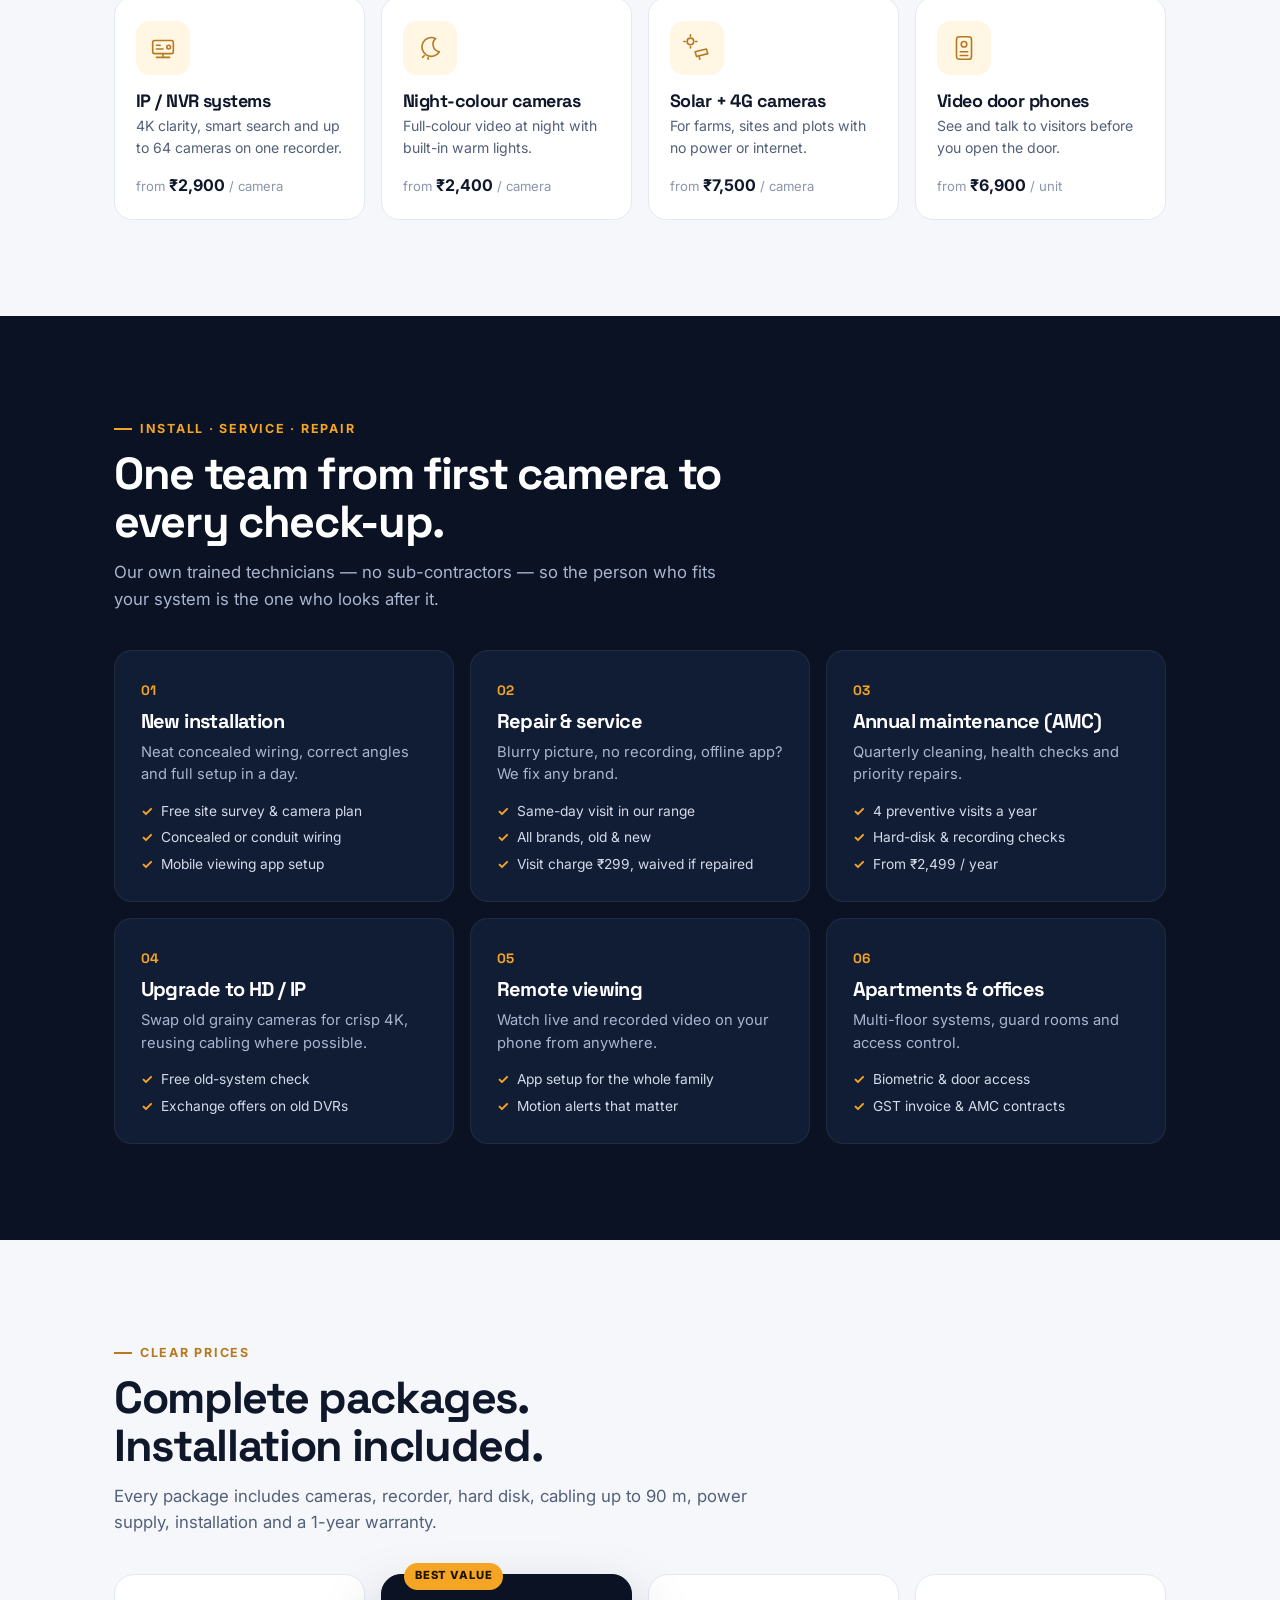
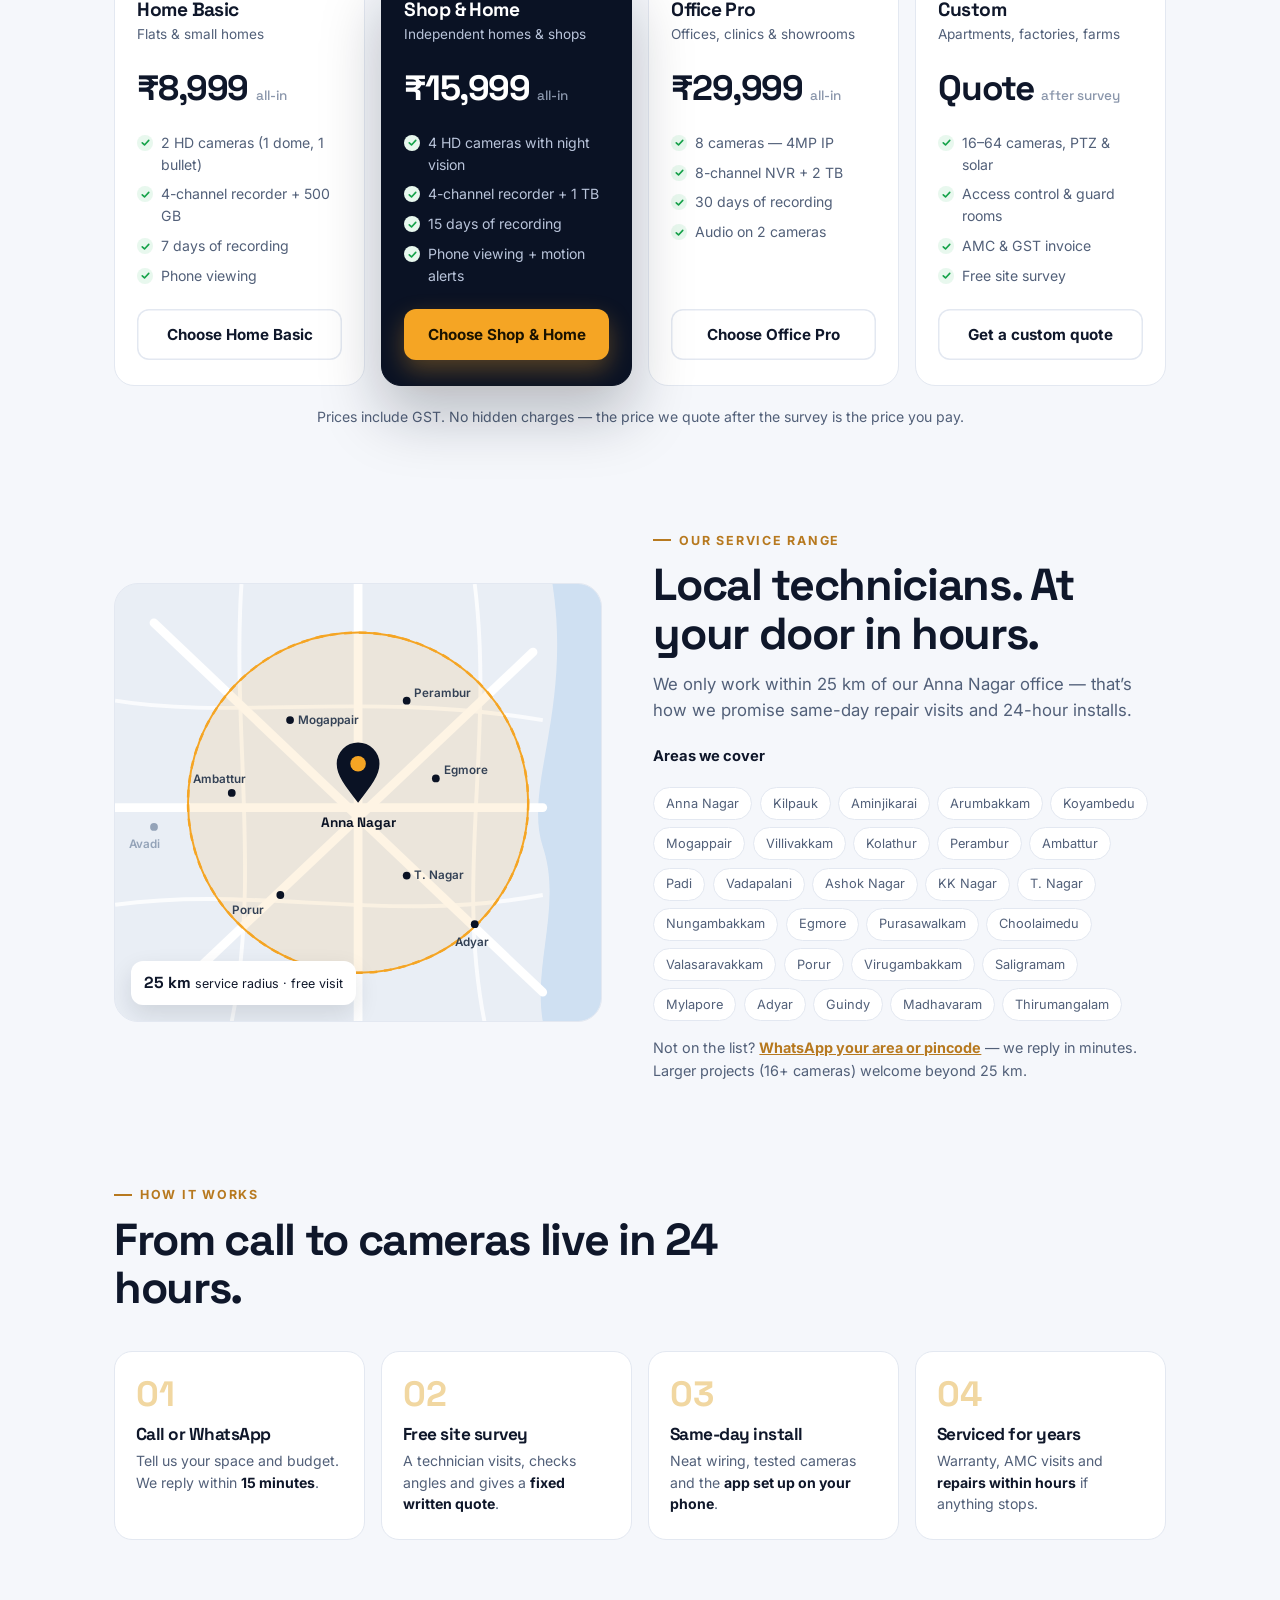
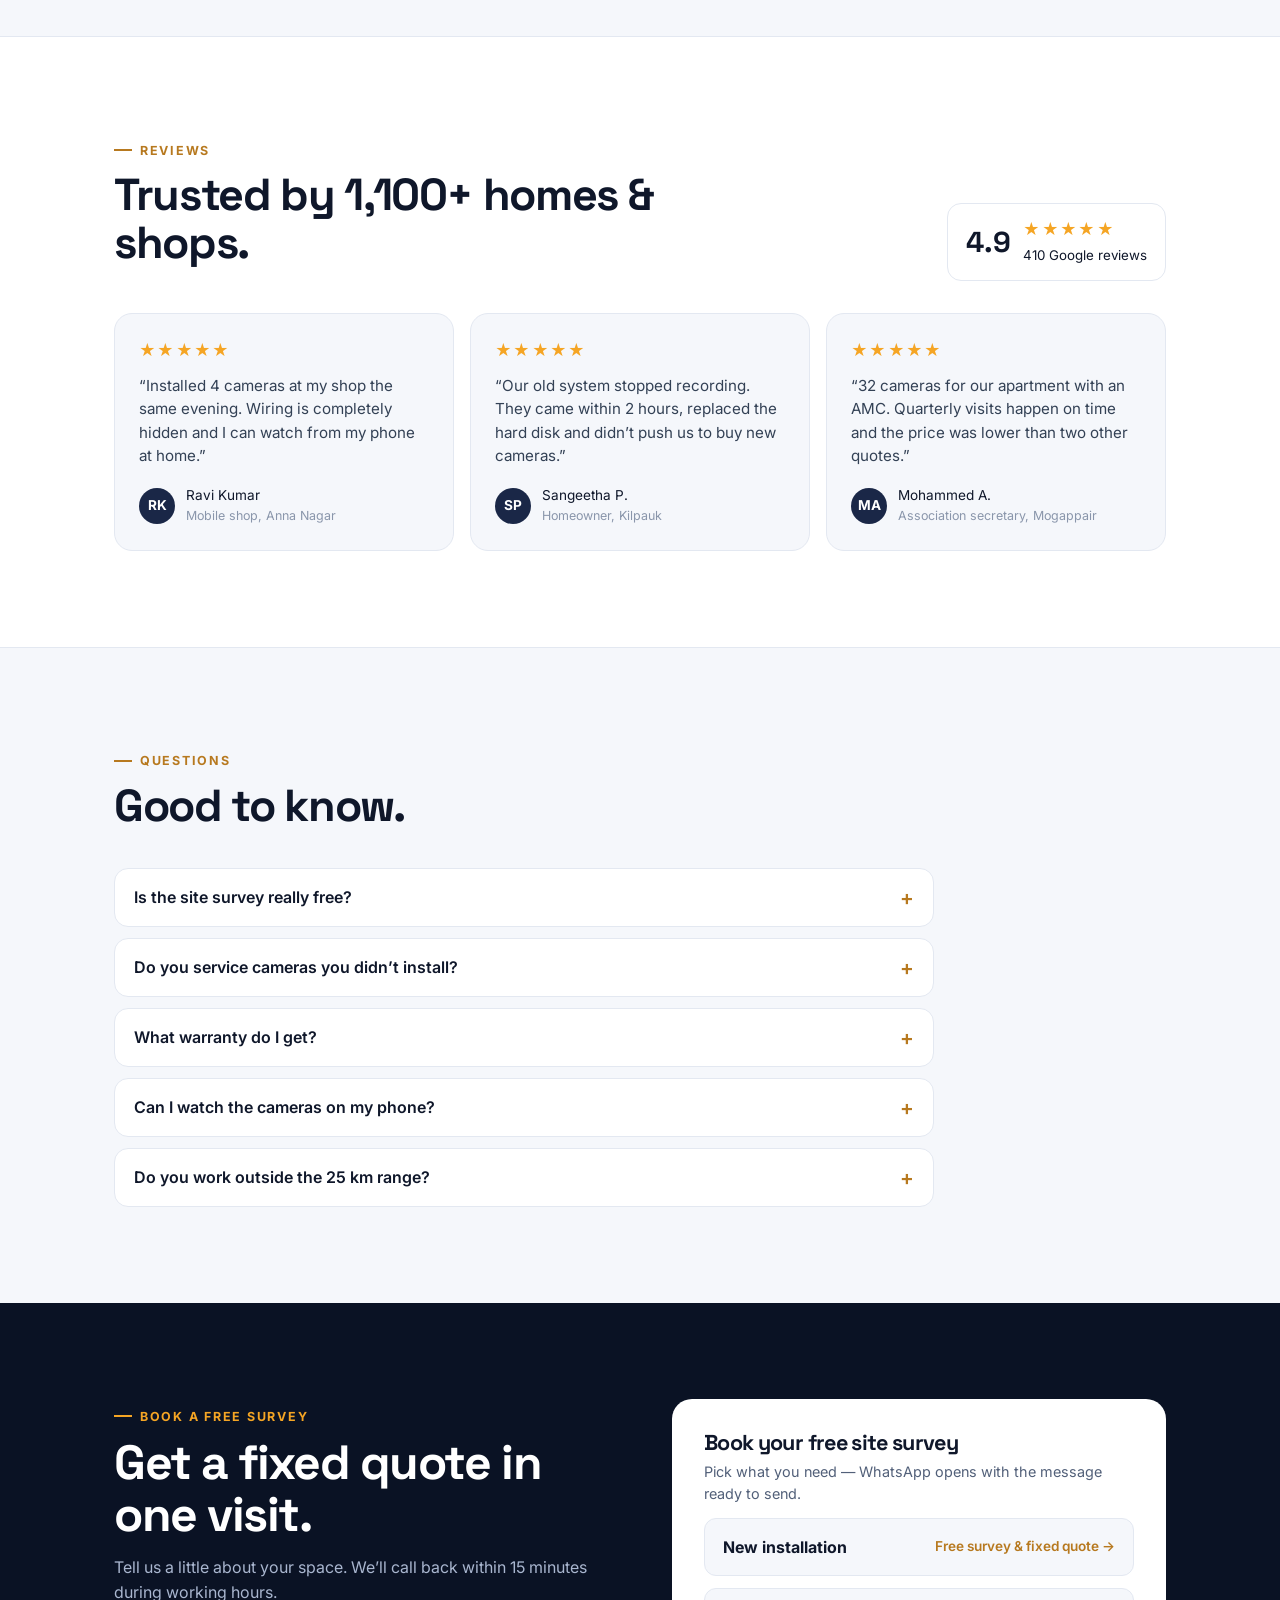
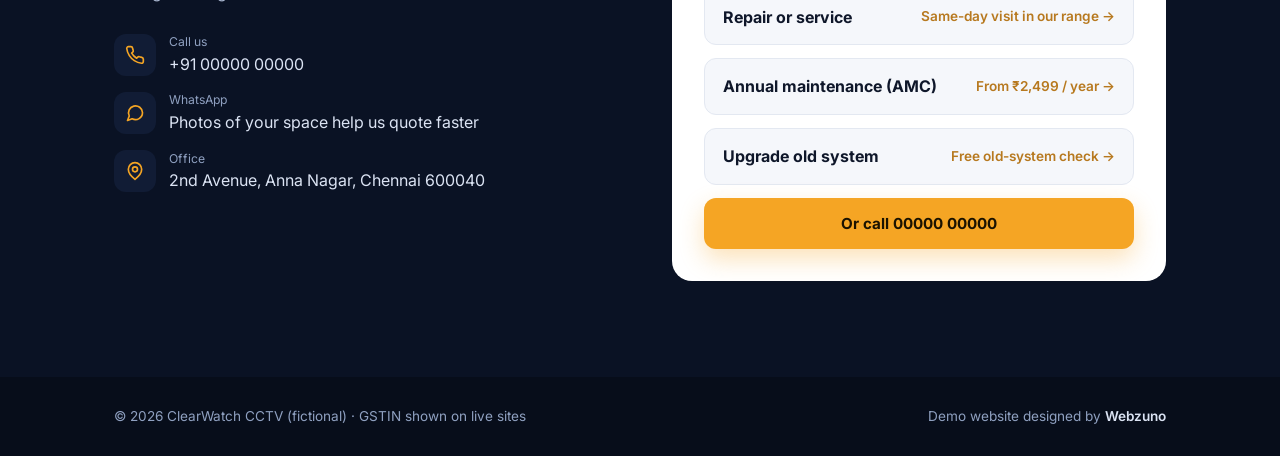
<file: demos/cctv.html>
<!DOCTYPE html>
<html lang="en">
<head>
  <meta charset="UTF-8">
  <meta name="viewport" content="width=device-width, initial-scale=1.0">
  <title>ClearWatch CCTV — Camera installation &amp; service in Chennai (Webzuno demo)</title>
  <meta name="description" content="Sample demo site by Webzuno: CCTV installation and servicing within 25 km of Anna Nagar, Chennai. All camera types, transparent prices, 24-hour installation.">
  <meta name="robots" content="noindex">
  <link rel="icon" type="image/png" href="../assets/favicon-32.png">
  <link rel="preconnect" href="https://fonts.googleapis.com">
  <link rel="preconnect" href="https://fonts.gstatic.com" crossorigin>
  <link href="https://fonts.googleapis.com/css2?family=Inter:wght@400;500;600;700&family=Space+Grotesk:wght@500;600;700&display=swap" rel="stylesheet">
  <style>
    :root {
      --navy: #0a1224;
      --navy-2: #111c35;
      --navy-3: #1a2747;
      --ink: #0f172a;
      --dim: #526079;
      --mute: #8a96ab;
      --bg: #f5f7fb;
      --card: #ffffff;
      --line: #e3e8f1;
      --amber: #f5a524;
      --amber-2: #ffbe45;
      --green: #16a34a;
      --red: #ef4444;
      --display: "Space Grotesk", system-ui, sans-serif;
      --pad: clamp(1.1rem, 5vw, 4.5rem);
      --max: 1180px;
    }
    * { box-sizing: border-box; margin: 0; padding: 0; }
    html { scroll-behavior: smooth; }
    body { font-family: "Inter", system-ui, sans-serif; color: var(--ink); background: var(--bg); line-height: 1.55; -webkit-font-smoothing: antialiased; }
    a { color: inherit; text-decoration: none; }
    img, svg { display: block; }
    button, input, select, textarea { font: inherit; }
    h1, h2, h3 { font-family: var(--display); letter-spacing: -0.03em; line-height: 1.08; }
    .wrap { max-width: var(--max); margin: 0 auto; padding: 0 var(--pad); }
    section { padding: clamp(3.5rem, 8vw, 6rem) 0; }
    .kicker { display: inline-flex; align-items: center; gap: 0.5rem; font-size: 0.78rem; font-weight: 700; letter-spacing: 0.14em; text-transform: uppercase; color: #b7791f; }
    .kicker::before { content: ""; width: 18px; height: 2px; background: currentColor; }
    .head { max-width: 640px; margin-bottom: 2.4rem; }
    .head h2 { font-size: clamp(1.9rem, 3.6vw, 2.8rem); margin: 0.7rem 0 0.8rem; }
    .head p { color: var(--dim); font-size: 1.05rem; }
    .btn { display: inline-flex; align-items: center; justify-content: center; gap: 0.5rem; padding: 0.85rem 1.3rem; border-radius: 12px; border: 0; font-weight: 700; font-size: 0.95rem; cursor: pointer; transition: transform 0.2s, box-shadow 0.2s, background 0.2s; white-space: nowrap; }
    .btn:hover { transform: translateY(-2px); }
    .btn-amber { background: var(--amber); color: #1b1300; box-shadow: 0 10px 24px rgba(245, 165, 36, 0.32); }
    .btn-amber:hover { background: var(--amber-2); }
    .btn-wa { background: #25d366; color: #fff; box-shadow: 0 10px 24px rgba(37, 211, 102, 0.28); }
    .btn-line { background: transparent; color: #fff; box-shadow: inset 0 0 0 1.5px rgba(255, 255, 255, 0.28); }
    .btn-dark { background: var(--navy); color: #fff; }
    .btn svg { width: 18px; height: 18px; }
    :focus-visible { outline: 3px solid var(--amber); outline-offset: 3px; }

    /* Demo ribbon */
    .demo-ribbon { background: #fff6e0; color: #6b4a00; font-size: 0.82rem; text-align: center; padding: 0.5rem var(--pad); border-bottom: 1px solid #f3dfae; }
    .demo-ribbon a { font-weight: 700; text-decoration: underline; }

    /* Top bar + nav */
    .topbar { background: var(--navy); color: #c4cde0; font-size: 0.8rem; }
    .topbar .wrap { display: flex; justify-content: space-between; gap: 1rem; padding-top: 0.55rem; padding-bottom: 0.55rem; flex-wrap: wrap; }
    .topbar b { color: #fff; font-weight: 600; }
    .topbar .dot { display: inline-block; width: 7px; height: 7px; border-radius: 50%; background: var(--green); margin-right: 0.4rem; box-shadow: 0 0 0 3px rgba(22, 163, 74, 0.25); }
    .nav { position: sticky; top: 0; z-index: 40; background: rgba(10, 18, 36, 0.92); backdrop-filter: blur(12px); border-bottom: 1px solid rgba(255, 255, 255, 0.06); }
    .nav .wrap { display: flex; align-items: center; justify-content: space-between; gap: 1.5rem; height: 70px; }
    .logo { display: flex; align-items: center; gap: 0.6rem; color: #fff; font-family: var(--display); font-weight: 700; font-size: 1.2rem; letter-spacing: -0.02em; }
    .logo-mark { width: 36px; height: 36px; border-radius: 10px; background: linear-gradient(140deg, var(--amber), #e07b00); display: grid; place-items: center; }
    .logo-mark svg { width: 22px; height: 22px; }
    .logo small { display: block; font-family: "Inter", sans-serif; font-size: 0.68rem; font-weight: 500; color: #8fa0c0; letter-spacing: 0.04em; }
    .nav-links { display: flex; gap: 1.6rem; color: #c4cde0; font-size: 0.92rem; font-weight: 500; }
    .nav-links a:hover { color: #fff; }
    .nav-cta { display: flex; gap: 0.6rem; }
    .nav-cta .btn { padding: 0.6rem 1rem; font-size: 0.88rem; }

    /* Hero */
    .hero { position: relative; overflow: hidden; background: radial-gradient(900px 500px at 80% 10%, rgba(245, 165, 36, 0.16), transparent 60%), radial-gradient(700px 500px at 0% 100%, rgba(59, 130, 246, 0.18), transparent 60%), var(--navy); color: #fff; padding: clamp(3rem, 7vw, 5.5rem) 0 clamp(3.5rem, 7vw, 5.5rem); }
    .hero::before { content: ""; position: absolute; inset: 0; background-image: linear-gradient(rgba(255, 255, 255, 0.04) 1px, transparent 1px), linear-gradient(90deg, rgba(255, 255, 255, 0.04) 1px, transparent 1px); background-size: 48px 48px; mask-image: linear-gradient(180deg, #000, transparent 85%); pointer-events: none; }
    .hero .wrap { position: relative; display: grid; grid-template-columns: 1.05fr 1fr; gap: clamp(2rem, 5vw, 4rem); align-items: center; }
    .pill { display: inline-flex; align-items: center; gap: 0.5rem; padding: 0.4rem 0.85rem; border-radius: 999px; background: rgba(255, 255, 255, 0.08); border: 1px solid rgba(255, 255, 255, 0.12); font-size: 0.82rem; color: #dbe3f3; }
    .pill svg { width: 15px; height: 15px; color: var(--amber); }
    .hero h1 { font-size: clamp(2.4rem, 5.2vw, 4.1rem); margin: 1.1rem 0 1.1rem; }
    .hero h1 em { font-style: normal; color: var(--amber); }
    .hero-lead { color: #b9c4da; font-size: 1.1rem; max-width: 520px; }
    .hero-ctas { display: flex; flex-wrap: wrap; gap: 0.75rem; margin: 1.8rem 0 2rem; }
    .hero-proof { display: grid; grid-template-columns: repeat(3, auto); gap: 1.6rem; justify-content: start; }
    .hero-proof div { border-left: 2px solid rgba(245, 165, 36, 0.6); padding-left: 0.8rem; }
    .hero-proof b { display: block; font-family: var(--display); font-size: 1.5rem; }
    .hero-proof span { color: #9fb0cc; font-size: 0.82rem; }

    /* Live monitor */
    .monitor { position: relative; padding: 14px; border-radius: 22px; background: linear-gradient(160deg, #1d2a4a, #0d152b); border: 1px solid rgba(255, 255, 255, 0.1); box-shadow: 0 40px 80px rgba(0, 0, 0, 0.45); }
    .monitor-bar { display: flex; justify-content: space-between; align-items: center; padding: 0 4px 10px; font-size: 0.75rem; color: #9fb0cc; }
    .rec { display: inline-flex; align-items: center; gap: 0.4rem; color: #fff; font-weight: 700; letter-spacing: 0.08em; }
    .rec i { width: 8px; height: 8px; border-radius: 50%; background: var(--red); animation: blink 1.2s steps(2) infinite; }
    @keyframes blink { 50% { opacity: 0.2; } }
    .feeds { display: grid; grid-template-columns: 1fr 1fr; gap: 8px; }
    .feed { position: relative; aspect-ratio: 16 / 10; border-radius: 10px; overflow: hidden; background: #0b1120; }
    .feed svg { width: 100%; height: 100%; }
    .feed::after { content: ""; position: absolute; inset: 0; background: repeating-linear-gradient(180deg, rgba(255, 255, 255, 0.035) 0 1px, transparent 1px 3px); pointer-events: none; }
    .feed-tag { position: absolute; left: 8px; top: 7px; font-size: 0.62rem; font-weight: 700; letter-spacing: 0.06em; color: #fff; text-shadow: 0 1px 2px #000; }
    .feed-time { position: absolute; right: 8px; bottom: 6px; font: 600 0.6rem ui-monospace, Consolas, monospace; color: #e6edf9; text-shadow: 0 1px 2px #000; }
    .feed-scan { position: absolute; left: 0; right: 0; height: 30%; background: linear-gradient(180deg, transparent, rgba(120, 200, 255, 0.08), transparent); animation: scan 4s linear infinite; }
    @keyframes scan { from { top: -30%; } to { top: 100%; } }
    .feed .walker { animation: walk 9s linear infinite; }
    @keyframes walk { from { transform: translateX(-30px); } to { transform: translateX(200px); } }
    .feed .car { animation: drive 7s ease-in-out infinite alternate; }
    @keyframes drive { from { transform: translateX(0); } to { transform: translateX(-46px); } }
    .monitor-alert { position: absolute; left: -34px; bottom: -26px; display: flex; gap: 0.7rem; align-items: center; padding: 0.7rem 0.9rem; border-radius: 14px; background: #fff; color: var(--ink); box-shadow: 0 18px 40px rgba(0, 0, 0, 0.35); font-size: 0.8rem; animation: float 5s ease-in-out infinite; }
    .monitor-alert .ic { width: 34px; height: 34px; border-radius: 10px; background: #fff3dc; color: #c27803; display: grid; place-items: center; }
    .monitor-alert .ic svg { width: 18px; height: 18px; }
    .monitor-alert b { display: block; font-size: 0.84rem; }
    .monitor-alert span { color: var(--dim); }
    @keyframes float { 50% { transform: translateY(-6px); } }

    /* Brands strip */
    .brands { padding: 1.4rem 0; background: #fff; border-bottom: 1px solid var(--line); }
    .brands .wrap { display: flex; align-items: center; justify-content: space-between; gap: 1.5rem; flex-wrap: wrap; }
    .brands p { font-size: 0.82rem; color: var(--dim); font-weight: 600; }
    .brand-list { display: flex; gap: clamp(1rem, 3vw, 2.6rem); flex-wrap: wrap; font-family: var(--display); font-weight: 700; font-size: 1.05rem; color: #9aa6ba; letter-spacing: -0.01em; }

    /* Camera types */
    .cams { display: grid; grid-template-columns: repeat(4, 1fr); gap: 1rem; }
    .cam { position: relative; padding: 1.4rem 1.3rem 1.3rem; border-radius: 18px; background: var(--card); border: 1px solid var(--line); transition: transform 0.25s, box-shadow 0.25s, border-color 0.25s; }
    .cam:hover { transform: translateY(-4px); box-shadow: 0 20px 40px rgba(15, 23, 42, 0.08); border-color: #f3d9a4; }
    .cam-ic { width: 54px; height: 54px; border-radius: 14px; background: #fff6e3; color: #b7791f; display: grid; place-items: center; margin-bottom: 1rem; }
    .cam-ic svg { width: 30px; height: 30px; fill: none; stroke: currentColor; stroke-width: 1.7; stroke-linecap: round; stroke-linejoin: round; }
    .cam h3 { font-size: 1.12rem; margin-bottom: 0.35rem; }
    .cam p { color: var(--dim); font-size: 0.88rem; }
    .cam .from { display: block; margin-top: 0.9rem; font-size: 0.82rem; color: var(--mute); }
    .cam .from b { color: var(--ink); font-size: 1rem; }
    .cam-best { position: absolute; top: 1rem; right: 1rem; font-size: 0.66rem; font-weight: 700; letter-spacing: 0.06em; text-transform: uppercase; color: var(--green); background: #e8f8ee; padding: 0.2rem 0.5rem; border-radius: 999px; }

    /* Services */
    .services { background: var(--navy); color: #fff; }
    .services .kicker { color: var(--amber); }
    .services .head p { color: #a9b6cf; }
    .svc-grid { display: grid; grid-template-columns: repeat(3, 1fr); gap: 1rem; }
    .svc { padding: 1.6rem; border-radius: 18px; background: var(--navy-2); border: 1px solid rgba(255, 255, 255, 0.07); }
    .svc-num { font-family: var(--display); font-size: 0.85rem; color: var(--amber); font-weight: 700; }
    .svc h3 { font-size: 1.25rem; margin: 0.6rem 0 0.5rem; }
    .svc p { color: #a9b6cf; font-size: 0.92rem; }
    .svc ul { list-style: none; margin-top: 0.9rem; display: grid; gap: 0.35rem; font-size: 0.86rem; color: #d3dbea; }
    .svc li::before { content: "✓"; color: var(--amber); font-weight: 700; margin-right: 0.5rem; }

    /* Packages */
    .packs { display: grid; grid-template-columns: repeat(4, 1fr); gap: 1rem; align-items: stretch; }
    .pack { display: flex; flex-direction: column; padding: 1.6rem 1.4rem; border-radius: 20px; background: var(--card); border: 1px solid var(--line); }
    .pack.hot { background: var(--navy); color: #fff; border-color: var(--navy); box-shadow: 0 30px 60px rgba(10, 18, 36, 0.25); position: relative; }
    .pack.hot .pack-for, .pack.hot li { color: #b9c4da; }
    .pack-flag { position: absolute; top: -12px; left: 1.4rem; background: var(--amber); color: #1b1300; font-size: 0.7rem; font-weight: 800; letter-spacing: 0.08em; text-transform: uppercase; padding: 0.3rem 0.65rem; border-radius: 999px; }
    .pack h3 { font-size: 1.2rem; }
    .pack-for { color: var(--dim); font-size: 0.85rem; margin: 0.2rem 0 1rem; }
    .price { font-family: var(--display); font-size: 2.2rem; font-weight: 700; letter-spacing: -0.04em; }
    .price small { font-size: 0.85rem; font-weight: 500; color: var(--mute); letter-spacing: 0; }
    .pack ul { list-style: none; margin: 1rem 0 1.4rem; display: grid; gap: 0.5rem; font-size: 0.88rem; color: var(--dim); }
    .pack li { display: flex; gap: 0.5rem; }
    .pack li::before { content: ""; flex: none; width: 16px; height: 16px; margin-top: 3px; border-radius: 50%; background: #e8f8ee url("data:image/svg+xml,%3Csvg xmlns='http://www.w3.org/2000/svg' viewBox='0 0 16 16'%3E%3Cpath d='M4 8.4 6.8 11 12 5.4' fill='none' stroke='%2316a34a' stroke-width='2' stroke-linecap='round' stroke-linejoin='round'/%3E%3C/svg%3E") center / 80% no-repeat; }
    .pack .btn { margin-top: auto; width: 100%; }
    .pack:not(.hot) .btn { background: #fff; color: var(--ink); box-shadow: inset 0 0 0 1.5px var(--line); }
    .packs-note { margin-top: 1.2rem; color: var(--dim); font-size: 0.88rem; text-align: center; }

    /* Service area */
    .area-grid { display: grid; grid-template-columns: 1fr 1.05fr; gap: clamp(2rem, 4vw, 3.5rem); align-items: center; }
    .area-map { position: relative; border-radius: 24px; overflow: hidden; background: #e9eef5; border: 1px solid var(--line); aspect-ratio: 1 / 0.9; }
    .area-map svg { width: 100%; height: 100%; }
    .ring { transform-origin: 250px 225px; animation: ring 3s ease-out infinite; }
    @keyframes ring { from { transform: scale(0.3); opacity: 0.6; } to { transform: scale(1); opacity: 0; } }
    .area-legend { position: absolute; left: 1rem; bottom: 1rem; background: #fff; border-radius: 12px; padding: 0.6rem 0.8rem; font-size: 0.78rem; box-shadow: 0 10px 24px rgba(15, 23, 42, 0.12); }
    .area-legend b { font-family: var(--display); font-size: 1rem; }
    .area-title { margin-top: 1.4rem; font-weight: 700; font-size: 0.92rem; }
    .area-more { margin-top: 1rem; color: var(--dim); font-size: 0.9rem; }
    .area-more a { color: #b7791f; font-weight: 700; text-decoration: underline; }
    .book-lead { grid-column: 1 / -1; color: var(--dim); font-size: 0.9rem; margin-top: -0.4rem; }
    .book-opt { display: flex; justify-content: space-between; align-items: center; gap: 1rem; padding: 0.95rem 1.1rem; border-radius: 12px; border: 1.5px solid var(--line); background: var(--bg); transition: border-color 0.2s, background 0.2s; }
    .book-opt:hover { border-color: var(--amber); background: #fff8ea; }
    .book-opt span { color: #b7791f; font-size: 0.85rem; font-weight: 600; white-space: nowrap; }
    .chips { display: flex; flex-wrap: wrap; gap: 0.45rem; margin-top: 1.2rem; }
    .chips span { padding: 0.35rem 0.75rem; border-radius: 999px; background: #fff; border: 1px solid var(--line); font-size: 0.8rem; color: var(--dim); }

    /* Steps */
    .steps { display: grid; grid-template-columns: repeat(4, 1fr); gap: 1rem; counter-reset: s; }
    .step { position: relative; padding: 1.5rem 1.3rem; border-radius: 18px; background: var(--card); border: 1px solid var(--line); }
    .step::before { counter-increment: s; content: "0" counter(s); font-family: var(--display); font-weight: 700; font-size: 2.2rem; color: #f1d7a1; line-height: 1; }
    .step h3 { font-size: 1.08rem; margin: 0.8rem 0 0.35rem; }
    .step p { color: var(--dim); font-size: 0.88rem; }
    .step b { color: var(--ink); }

    /* Reviews */
    .reviews { background: #fff; border-block: 1px solid var(--line); }
    .rev-top { display: flex; justify-content: space-between; align-items: end; gap: 1.5rem; flex-wrap: wrap; margin-bottom: 2rem; }
    .rev-top .head { margin-bottom: 0; }
    .g-score { display: flex; align-items: center; gap: 0.8rem; padding: 0.8rem 1.1rem; border-radius: 14px; border: 1px solid var(--line); }
    .g-score b { font-family: var(--display); font-size: 1.8rem; }
    .stars { color: var(--amber); letter-spacing: 0.08em; }
    .rev-grid { display: grid; grid-template-columns: repeat(3, 1fr); gap: 1rem; }
    .rev { padding: 1.5rem; border-radius: 18px; background: var(--bg); border: 1px solid var(--line); }
    .rev p { margin: 0.7rem 0 1.1rem; color: #334155; font-size: 0.95rem; }
    .rev-who { display: flex; align-items: center; gap: 0.7rem; font-size: 0.85rem; }
    .rev-who i { width: 36px; height: 36px; border-radius: 50%; display: grid; place-items: center; font-style: normal; font-weight: 700; color: #fff; background: var(--navy-3); }
    .rev-who span { display: block; color: var(--mute); font-size: 0.78rem; }

    /* FAQ */
    .faq-list { display: grid; gap: 0.7rem; max-width: 820px; }
    details { border-radius: 14px; background: #fff; border: 1px solid var(--line); }
    summary { cursor: pointer; list-style: none; padding: 1rem 3rem 1rem 1.2rem; font-weight: 600; position: relative; }
    summary::-webkit-details-marker { display: none; }
    summary::after { content: "+"; position: absolute; right: 1.2rem; top: 50%; translate: 0 -50%; font-size: 1.3rem; color: #b7791f; transition: rotate 0.25s; }
    details[open] summary::after { rotate: 45deg; }
    details p { padding: 0 1.2rem 1.1rem; color: var(--dim); font-size: 0.93rem; }

    /* Contact */
    .contact { background: var(--navy); color: #fff; }
    .contact-grid { display: grid; grid-template-columns: 1fr 1fr; gap: clamp(2rem, 5vw, 4rem); align-items: start; }
    .contact .kicker { color: var(--amber); }
    .contact h2 { font-size: clamp(2rem, 4vw, 3rem); margin: 0.7rem 0 0.9rem; }
    .contact-lead { color: #a9b6cf; }
    .contact-lines { margin-top: 1.8rem; display: grid; gap: 0.9rem; }
    .contact-lines a, .contact-lines div { display: flex; gap: 0.8rem; align-items: center; color: #dbe3f3; }
    .contact-lines .ic { width: 42px; height: 42px; border-radius: 12px; background: var(--navy-2); display: grid; place-items: center; color: var(--amber); flex: none; }
    .contact-lines svg { width: 20px; height: 20px; }
    .contact-lines small { display: block; color: #8fa0c0; font-size: 0.76rem; }
    .form { padding: clamp(1.3rem, 3vw, 2rem); border-radius: 20px; background: #fff; color: var(--ink); display: grid; grid-template-columns: 1fr 1fr; gap: 0.8rem; }
    .form h3 { grid-column: 1 / -1; font-size: 1.35rem; }
    .form label { display: grid; gap: 0.3rem; font-size: 0.78rem; font-weight: 600; color: var(--dim); }
    .form .wide { grid-column: 1 / -1; }
    .form input, .form select, .form textarea { width: 100%; padding: 0.7rem 0.85rem; border-radius: 10px; border: 1.5px solid var(--line); background: var(--bg); color: var(--ink); font-size: 0.92rem; }
    .form input:focus, .form select:focus, .form textarea:focus { outline: none; border-color: var(--amber); background: #fff; }
    .book-lead { grid-column: 1 / -1; color: var(--dim); font-size: 0.9rem; margin-top: -0.4rem; }
    .book-opt { display: flex; justify-content: space-between; align-items: center; gap: 1rem; padding: 0.95rem 1.1rem; border-radius: 12px; border: 1.5px solid var(--line); background: var(--bg); transition: border-color 0.2s, background 0.2s; }
    .book-opt:hover { border-color: var(--amber); background: #fff8ea; }
    .book-opt span { color: #b7791f; font-size: 0.85rem; font-weight: 600; white-space: nowrap; }

    footer { background: #070d1a; color: #8fa0c0; font-size: 0.85rem; padding: 1.8rem 0; }
    footer .wrap { display: flex; justify-content: space-between; gap: 1rem; flex-wrap: wrap; }
    footer a { color: #dbe3f3; font-weight: 600; }

    /* Mobile action bar */
    .action-bar { display: none; }

    @media (max-width: 1024px) {
      .nav-links { display: none; }
      .hero .wrap, .area-grid, .contact-grid { grid-template-columns: 1fr; }
      .cams, .packs, .steps { grid-template-columns: repeat(2, 1fr); }
      .svc-grid, .rev-grid { grid-template-columns: 1fr 1fr; }
      .monitor-alert { left: 12px; }
    }
    @media (max-width: 640px) {
      .topbar .tb-hours { display: none; }
      .nav-cta .btn-amber { display: none; }
      .hero-proof { grid-template-columns: repeat(3, 1fr); gap: 0.8rem; }
      .hero-proof b { font-size: 1.2rem; }
      .cams, .packs, .steps, .svc-grid, .rev-grid, .form { grid-template-columns: 1fr; }
      .book-opt { flex-direction: column; align-items: flex-start; gap: 0.2rem; }
      .monitor-alert { display: none; }
      .action-bar { position: fixed; left: 0; right: 0; bottom: 0; z-index: 50; display: grid; grid-template-columns: 1fr 1fr; gap: 0.5rem; padding: 0.6rem; background: rgba(10, 18, 36, 0.96); }
      .action-bar .btn { padding: 0.8rem; }
      footer { padding-bottom: 5.5rem; }
    }
    @media (prefers-reduced-motion: reduce) {
      *, *::before, *::after { animation: none !important; transition: none !important; }
      html { scroll-behavior: auto; }
    }
  </style>
</head>
<body>
  <div class="demo-ribbon">Sample demo site by <a href="../index.html#work">Webzuno</a> — ClearWatch CCTV is a fictional business. <a href="../index.html#cta">Get a site like this →</a></div>

  <div class="topbar">
    <div class="wrap">
      <span><span class="dot"></span>Serving <b>within 25 km of Anna Nagar, Chennai</b></span>
      <span class="tb-hours">Mon–Sun · 8 am – 9 pm · Emergency repairs 24/7</span>
    </div>
  </div>

  <header class="nav">
    <div class="wrap">
      <a class="logo" href="#top">
        <span class="logo-mark"><svg viewBox="0 0 24 24" fill="none" stroke="#1b1300" stroke-width="2" stroke-linecap="round" stroke-linejoin="round"><path d="M3 7l12-3 2 6-12 3z"/><path d="M7 12l1 4h4M17 8l4-1v5l-4 1"/></svg></span>
        <span>ClearWatch<small>CCTV · Security systems</small></span>
      </a>
      <nav class="nav-links" aria-label="Main">
        <a href="#cameras">Cameras</a>
        <a href="#services">Services</a>
        <a href="#packages">Prices</a>
        <a href="#area">Service area</a>
        <a href="#reviews">Reviews</a>
      </nav>
      <div class="nav-cta">
        <a class="btn btn-line" href="#" data-demo-contact="Calling"><svg viewBox="0 0 24 24" fill="none" stroke="currentColor" stroke-width="2" stroke-linecap="round" stroke-linejoin="round"><path d="M22 16.9v3a2 2 0 0 1-2.2 2 19.8 19.8 0 0 1-8.6-3.1 19.5 19.5 0 0 1-6-6A19.8 19.8 0 0 1 2.1 4.2 2 2 0 0 1 4.1 2h3a2 2 0 0 1 2 1.7c.1.9.4 1.8.7 2.7a2 2 0 0 1-.5 2.1L8 9.8a16 16 0 0 0 6 6l1.3-1.3a2 2 0 0 1 2.1-.4c.9.3 1.8.6 2.7.7a2 2 0 0 1 1.7 2Z"/></svg>00000 00000</a>
        <a class="btn btn-amber" href="#book">Free site survey</a>
      </div>
    </div>
  </header>

  <main id="top">
    <section class="hero">
      <div class="wrap">
        <div>
          <span class="pill"><svg viewBox="0 0 24 24" fill="none" stroke="currentColor" stroke-width="2.2" stroke-linecap="round" stroke-linejoin="round"><path d="M12 22s8-4 8-10V5l-8-3-8 3v7c0 6 8 10 8 10z"/><path d="m9 12 2 2 4-4"/></svg>Installed in 24 hours · 1-year warranty</span>
          <h1>CCTV that’s <em>installed right</em> and serviced for years.</h1>
          <p class="hero-lead">Every type of camera — dome, bullet, Wi-Fi, PTZ, IP and night-colour — fitted neatly for homes, shops, offices and apartments. Honest prices, no surprise charges.</p>
          <div class="hero-ctas">
            <a class="btn btn-amber" href="#book">Book a free site survey</a>
            <a class="btn btn-wa" href="#" data-demo-contact="WhatsApp"><svg viewBox="0 0 32 32" fill="currentColor"><path d="M16 3.2A12.7 12.7 0 0 0 5.1 22.5L3.3 28.8l6.5-1.7A12.7 12.7 0 1 0 16 3.2Zm5.8 15.3c-.3-.2-1.9-.9-2.2-1-.3-.1-.5-.2-.7.2l-1 1.2c-.2.2-.4.2-.7.1a8.6 8.6 0 0 1-4.3-3.7c-.3-.6.3-.5.9-1.7.1-.2 0-.4 0-.5l-1-2.4c-.3-.6-.5-.5-.7-.5h-.6c-.2 0-.6.1-.9.4-.3.3-1.2 1.1-1.2 2.8s1.2 3.3 1.4 3.5c.2.2 2.4 3.6 5.8 5.1 2.1.9 3 1 4 .8.7-.1 1.9-.8 2.2-1.5.3-.7.3-1.4.2-1.5-.1-.2-.3-.2-.6-.4Z"/></svg>WhatsApp a quote</a>
          </div>
          <div class="hero-proof">
            <div><b>2,400+</b><span>Cameras installed</span></div>
            <div><b>4.9★</b><span>410 Google reviews</span></div>
            <div><b>3 hrs</b><span>Avg. repair visit</span></div>
          </div>
        </div>

        <div class="monitor" aria-hidden="true">
          <div class="monitor-bar"><span class="rec"><i></i>REC · 4 CAMERAS</span><span>Live · 20-10-2026</span></div>
          <div class="feeds">
            <div class="feed">
              <svg viewBox="0 0 200 125" preserveAspectRatio="xMidYMid slice"><rect width="200" height="125" fill="#1c2638"/><path d="M0 80h200v45H0z" fill="#2a3446"/><path d="M60 30h80v50H60z" fill="#374357"/><path d="M70 40h25v40H70zM105 40h25v40h-25z" fill="#222c3d"/><path d="M0 80 60 80M140 80l60 0" stroke="#4b586e"/><path d="M40 125 85 80M160 125l-45-45" stroke="#56647c" stroke-width="1.5"/><g class="walker"><circle cx="20" cy="88" r="4" fill="#9fb0c8"/><rect x="16.5" y="92" width="7" height="14" rx="3" fill="#7d8ea8"/></g></svg>
              <span class="feed-tag">CAM 01 · MAIN GATE</span><span class="feed-time">21:44:08</span><span class="feed-scan"></span>
            </div>
            <div class="feed">
              <svg viewBox="0 0 200 125" preserveAspectRatio="xMidYMid slice"><rect width="200" height="125" fill="#232a36"/><path d="M0 70h200v55H0z" fill="#303a4a"/><rect x="20" y="22" width="160" height="10" fill="#3b475a"/><rect x="20" y="36" width="70" height="30" fill="#3a4659"/><rect x="110" y="36" width="70" height="30" fill="#3a4659"/><rect x="40" y="76" width="120" height="22" rx="3" fill="#465469"/><circle cx="130" cy="64" r="5" fill="#a9b8cc"/><rect x="125" y="69" width="10" height="9" rx="3" fill="#8798b0"/></svg>
              <span class="feed-tag">CAM 02 · SHOP COUNTER</span><span class="feed-time">21:44:08</span><span class="feed-scan"></span>
            </div>
            <div class="feed">
              <svg viewBox="0 0 200 125" preserveAspectRatio="xMidYMid slice"><rect width="200" height="125" fill="#1a2232"/><path d="M0 55h200v70H0z" fill="#262f40"/><path d="M30 125 50 55M90 125l3-70M150 125l-10-70M200 110 165 55" stroke="#56647c" stroke-dasharray="6 5"/><g class="car"><rect x="120" y="78" width="54" height="22" rx="6" fill="#5c6b84"/><rect x="128" y="70" width="36" height="12" rx="4" fill="#4a5870"/><circle cx="132" cy="101" r="5" fill="#141b28"/><circle cx="162" cy="101" r="5" fill="#141b28"/></g><rect x="40" y="80" width="46" height="20" rx="6" fill="#465469"/></svg>
              <span class="feed-tag">CAM 03 · PARKING</span><span class="feed-time">21:44:08</span><span class="feed-scan"></span>
            </div>
            <div class="feed">
              <svg viewBox="0 0 200 125" preserveAspectRatio="xMidYMid slice"><rect width="200" height="125" fill="#0f2418"/><path d="M60 125 90 40h20l30 85z" fill="#1c3a28"/><path d="M0 0 90 40M200 0l-90 40M0 125 90 40M200 125l-90-85" stroke="#2c5a3c"/><rect x="92" y="32" width="16" height="10" fill="#2d5e3e"/><circle cx="104" cy="74" r="4" fill="#8fd6a6"/><rect x="100.5" y="78" width="7" height="12" rx="3" fill="#6fbf8a"/></svg>
              <span class="feed-tag">CAM 04 · CORRIDOR · NIGHT</span><span class="feed-time">21:44:08</span><span class="feed-scan"></span>
            </div>
          </div>
          <div class="monitor-alert">
            <span class="ic"><svg viewBox="0 0 24 24" fill="none" stroke="currentColor" stroke-width="2" stroke-linecap="round" stroke-linejoin="round"><path d="M6 8a6 6 0 0 1 12 0c0 7 3 9 3 9H3s3-2 3-9"/><path d="M10.3 21a1.9 1.9 0 0 0 3.4 0"/></svg></span>
            <div><b>Motion at Main Gate</b><span>Sent to your phone · just now</span></div>
          </div>
        </div>
      </div>
    </section>

    <div class="brands">
      <div class="wrap">
        <p>Authorised installers for</p>
        <div class="brand-list"><span>Hikvision</span><span>CP Plus</span><span>Dahua</span><span>Godrej</span><span>Honeywell</span><span>Imou</span></div>
      </div>
    </div>

    <section id="cameras">
      <div class="wrap">
        <div class="head">
          <span class="kicker">Every type of camera</span>
          <h2>The right camera for every corner.</h2>
          <p>Not sure what you need? We visit, check light, distance and Wi-Fi, then suggest only what makes sense for your space.</p>
        </div>
        <div class="cams">
          <article class="cam">
            <span class="cam-best">Most popular</span>
            <div class="cam-ic"><svg viewBox="0 0 32 32"><path d="M4 12h24"/><path d="M6 12a10 10 0 0 0 20 0"/><circle cx="16" cy="16" r="3.5"/><path d="M8 8h16v4H8z"/></svg></div>
            <h3>Dome cameras</h3>
            <p>Discreet indoor coverage for homes, shops and offices.</p>
            <span class="from">from <b>₹1,450</b> / camera</span>
          </article>
          <article class="cam">
            <div class="cam-ic"><svg viewBox="0 0 32 32"><path d="M5 11l17-4 2 8-17 4z"/><circle cx="20" cy="11.5" r="1.8"/><path d="M10 18l1.5 6h6M24 10l3-.7v6l-3 .7"/></svg></div>
            <h3>Bullet cameras</h3>
            <p>Weatherproof, long-range outdoor views for gates and walls.</p>
            <span class="from">from <b>₹1,650</b> / camera</span>
          </article>
          <article class="cam">
            <div class="cam-ic"><svg viewBox="0 0 32 32"><circle cx="16" cy="17" r="7"/><circle cx="16" cy="17" r="2.5"/><path d="M10 7a9 9 0 0 1 12 0M7 4a13 13 0 0 1 18 0"/></svg></div>
            <h3>Wi-Fi cameras</h3>
            <p>No wiring. Two-way talk and phone alerts — ideal for flats.</p>
            <span class="from">from <b>₹2,200</b> / camera</span>
          </article>
          <article class="cam">
            <div class="cam-ic"><svg viewBox="0 0 32 32"><path d="M10 5h12v4H10zM16 9v3"/><circle cx="16" cy="19" r="7"/><circle cx="16" cy="19" r="2.5"/><path d="M5 19h2M25 19h2"/></svg></div>
            <h3>PTZ cameras</h3>
            <p>Pan, tilt and 25× zoom for large compounds and factories.</p>
            <span class="from">from <b>₹9,800</b> / camera</span>
          </article>
          <article class="cam">
            <div class="cam-ic"><svg viewBox="0 0 32 32"><rect x="5" y="8" width="22" height="14" rx="2"/><path d="M9 26h14M16 22v4"/><path d="M9 13h4M9 17h7"/><circle cx="22" cy="15" r="2"/></svg></div>
            <h3>IP / NVR systems</h3>
            <p>4K clarity, smart search and up to 64 cameras on one recorder.</p>
            <span class="from">from <b>₹2,900</b> / camera</span>
          </article>
          <article class="cam">
            <div class="cam-ic"><svg viewBox="0 0 32 32"><path d="M22 6a10 10 0 1 0 4 14 8 8 0 0 1-4-14z"/><path d="M8 26l2-2M14 28v-2"/></svg></div>
            <h3>Night-colour cameras</h3>
            <p>Full-colour video at night with built-in warm lights.</p>
            <span class="from">from <b>₹2,400</b> / camera</span>
          </article>
          <article class="cam">
            <div class="cam-ic"><svg viewBox="0 0 32 32"><circle cx="9" cy="9" r="3.5"/><path d="M9 2v1.5M9 14.5V16M2 9h1.5M14.5 9H16"/><path d="M14 20l12-3 1.5 5-12 3z"/><path d="M18 24l1 4"/></svg></div>
            <h3>Solar + 4G cameras</h3>
            <p>For farms, sites and plots with no power or internet.</p>
            <span class="from">from <b>₹7,500</b> / camera</span>
          </article>
          <article class="cam">
            <div class="cam-ic"><svg viewBox="0 0 32 32"><rect x="8" y="4" width="16" height="24" rx="3"/><circle cx="16" cy="12" r="3"/><path d="M12 20h8M12 24h8"/></svg></div>
            <h3>Video door phones</h3>
            <p>See and talk to visitors before you open the door.</p>
            <span class="from">from <b>₹6,900</b> / unit</span>
          </article>
        </div>
      </div>
    </section>

    <section class="services" id="services">
      <div class="wrap">
        <div class="head">
          <span class="kicker">Install · Service · Repair</span>
          <h2>One team from first camera to every check-up.</h2>
          <p>Our own trained technicians — no sub-contractors — so the person who fits your system is the one who looks after it.</p>
        </div>
        <div class="svc-grid">
          <article class="svc">
            <span class="svc-num">01</span>
            <h3>New installation</h3>
            <p>Neat concealed wiring, correct angles and full setup in a day.</p>
            <ul><li>Free site survey &amp; camera plan</li><li>Concealed or conduit wiring</li><li>Mobile viewing app setup</li></ul>
          </article>
          <article class="svc">
            <span class="svc-num">02</span>
            <h3>Repair &amp; service</h3>
            <p>Blurry picture, no recording, offline app? We fix any brand.</p>
            <ul><li>Same-day visit in our range</li><li>All brands, old &amp; new</li><li>Visit charge ₹299, waived if repaired</li></ul>
          </article>
          <article class="svc">
            <span class="svc-num">03</span>
            <h3>Annual maintenance (AMC)</h3>
            <p>Quarterly cleaning, health checks and priority repairs.</p>
            <ul><li>4 preventive visits a year</li><li>Hard-disk &amp; recording checks</li><li>From ₹2,499 / year</li></ul>
          </article>
          <article class="svc">
            <span class="svc-num">04</span>
            <h3>Upgrade to HD / IP</h3>
            <p>Swap old grainy cameras for crisp 4K, reusing cabling where possible.</p>
            <ul><li>Free old-system check</li><li>Exchange offers on old DVRs</li></ul>
          </article>
          <article class="svc">
            <span class="svc-num">05</span>
            <h3>Remote viewing</h3>
            <p>Watch live and recorded video on your phone from anywhere.</p>
            <ul><li>App setup for the whole family</li><li>Motion alerts that matter</li></ul>
          </article>
          <article class="svc">
            <span class="svc-num">06</span>
            <h3>Apartments &amp; offices</h3>
            <p>Multi-floor systems, guard rooms and access control.</p>
            <ul><li>Biometric &amp; door access</li><li>GST invoice &amp; AMC contracts</li></ul>
          </article>
        </div>
      </div>
    </section>

    <section id="packages">
      <div class="wrap">
        <div class="head">
          <span class="kicker">Clear prices</span>
          <h2>Complete packages. Installation included.</h2>
          <p>Every package includes cameras, recorder, hard disk, cabling up to 90 m, power supply, installation and a 1-year warranty.</p>
        </div>
        <div class="packs">
          <article class="pack">
            <h3>Home Basic</h3>
            <p class="pack-for">Flats &amp; small homes</p>
            <p class="price">₹8,999 <small>all-in</small></p>
            <ul><li>2 HD cameras (1 dome, 1 bullet)</li><li>4-channel recorder + 500 GB</li><li>7 days of recording</li><li>Phone viewing</li></ul>
            <a class="btn" href="#" data-demo-contact="WhatsApp">Choose Home Basic</a>
          </article>
          <article class="pack hot">
            <span class="pack-flag">Best value</span>
            <h3>Shop &amp; Home</h3>
            <p class="pack-for">Independent homes &amp; shops</p>
            <p class="price">₹15,999 <small>all-in</small></p>
            <ul><li>4 HD cameras with night vision</li><li>4-channel recorder + 1 TB</li><li>15 days of recording</li><li>Phone viewing + motion alerts</li></ul>
            <a class="btn btn-amber" href="#" data-demo-contact="WhatsApp">Choose Shop &amp; Home</a>
          </article>
          <article class="pack">
            <h3>Office Pro</h3>
            <p class="pack-for">Offices, clinics &amp; showrooms</p>
            <p class="price">₹29,999 <small>all-in</small></p>
            <ul><li>8 cameras — 4MP IP</li><li>8-channel NVR + 2 TB</li><li>30 days of recording</li><li>Audio on 2 cameras</li></ul>
            <a class="btn" href="#" data-demo-contact="WhatsApp">Choose Office Pro</a>
          </article>
          <article class="pack">
            <h3>Custom</h3>
            <p class="pack-for">Apartments, factories, farms</p>
            <p class="price">Quote <small>after survey</small></p>
            <ul><li>16–64 cameras, PTZ &amp; solar</li><li>Access control &amp; guard rooms</li><li>AMC &amp; GST invoice</li><li>Free site survey</li></ul>
            <a class="btn" href="#" data-demo-contact="WhatsApp">Get a custom quote</a>
          </article>
        </div>
        <p class="packs-note">Prices include GST. No hidden charges — the price we quote after the survey is the price you pay.</p>
      </div>
    </section>

    <section id="area" style="padding-top: 0;">
      <div class="wrap area-grid">
        <div class="area-map">
          <svg viewBox="0 0 500 450" aria-label="Service area map: 25 km around Anna Nagar, Chennai">
            <rect width="500" height="450" fill="#e9eef5"/>
            <path d="M500 0v450h-60c-10-60 20-120 0-180s30-140 10-270z" fill="#cfe0f2"/>
            <g stroke="#fff" stroke-width="9" fill="none" stroke-linecap="round">
              <path d="M0 230h440"/><path d="M250 0v450"/><path d="M40 40l400 380"/><path d="M60 420 430 70"/>
            </g>
            <g stroke="#fff" stroke-width="4" fill="none" opacity="0.8"><path d="M0 120c120 20 260-10 440 20"/><path d="M0 330c150-20 280 20 440-10"/><path d="M130 0c-10 150 20 300-10 450"/><path d="M370 0c20 160-20 300 10 450"/></g>
            <circle cx="250" cy="225" r="175" fill="rgba(245,165,36,0.12)" stroke="#f5a524" stroke-width="2.5" stroke-dasharray="8 7"/>
            <circle class="ring" cx="250" cy="225" r="175" fill="none" stroke="#f5a524" stroke-width="2"/>
            <g font-family="Inter, sans-serif" font-size="12" font-weight="600" fill="#334155">
              <circle cx="180" cy="140" r="4" fill="#0a1224"/><text x="188" y="144">Mogappair</text>
              <circle cx="120" cy="215" r="4" fill="#0a1224"/><text x="80" y="205">Ambattur</text>
              <circle cx="300" cy="300" r="4" fill="#0a1224"/><text x="308" y="304">T. Nagar</text>
              <circle cx="330" cy="200" r="4" fill="#0a1224"/><text x="338" y="196">Egmore</text>
              <circle cx="170" cy="320" r="4" fill="#0a1224"/><text x="120" y="340">Porur</text>
              <circle cx="300" cy="120" r="4" fill="#0a1224"/><text x="308" y="116">Perambur</text>
              <circle cx="370" cy="350" r="4" fill="#0a1224"/><text x="350" y="372">Adyar</text>
              <circle cx="40" cy="250" r="4" fill="#94a3b8"/><text x="14" y="272" fill="#94a3b8">Avadi</text>
            </g>
            <g transform="translate(250 225)">
              <path d="M0 0c-14-18-22-28-22-40a22 22 0 0 1 44 0c0 12-8 22-22 40z" fill="#0a1224"/>
              <circle cy="-40" r="8" fill="#f5a524"/>
            </g>
            <text x="250" y="250" text-anchor="middle" font-family="Space Grotesk, sans-serif" font-weight="700" font-size="14" fill="#0a1224">Anna Nagar</text>
          </svg>
          <div class="area-legend"><b>25 km</b> service radius · free visit</div>
        </div>
        <div>
          <span class="kicker">Our service range</span>
          <div class="head" style="margin-bottom: 0;">
            <h2>Local technicians. At your door in hours.</h2>
            <p>We only work within 25 km of our Anna Nagar office — that’s how we promise same-day repair visits and 24-hour installs.</p>
          </div>
          <p class="area-title">Areas we cover</p>
          <div class="chips"><span>Anna Nagar</span><span>Kilpauk</span><span>Aminjikarai</span><span>Arumbakkam</span><span>Koyambedu</span><span>Mogappair</span><span>Villivakkam</span><span>Kolathur</span><span>Perambur</span><span>Ambattur</span><span>Padi</span><span>Vadapalani</span><span>Ashok Nagar</span><span>KK Nagar</span><span>T. Nagar</span><span>Nungambakkam</span><span>Egmore</span><span>Purasawalkam</span><span>Choolaimedu</span><span>Valasaravakkam</span><span>Porur</span><span>Virugambakkam</span><span>Saligramam</span><span>Mylapore</span><span>Adyar</span><span>Guindy</span><span>Madhavaram</span><span>Thirumangalam</span></div>
          <p class="area-more">Not on the list? <a href="#" data-demo-contact="WhatsApp">WhatsApp your area or pincode</a> — we reply in minutes. Larger projects (16+ cameras) welcome beyond 25 km.</p>
        </div>
      </div>
    </section>

    <section style="padding-top: 0;">
      <div class="wrap">
        <div class="head">
          <span class="kicker">How it works</span>
          <h2>From call to cameras live in 24 hours.</h2>
        </div>
        <div class="steps">
          <article class="step"><h3>Call or WhatsApp</h3><p>Tell us your space and budget. We reply within <b>15 minutes</b>.</p></article>
          <article class="step"><h3>Free site survey</h3><p>A technician visits, checks angles and gives a <b>fixed written quote</b>.</p></article>
          <article class="step"><h3>Same-day install</h3><p>Neat wiring, tested cameras and the <b>app set up on your phone</b>.</p></article>
          <article class="step"><h3>Serviced for years</h3><p>Warranty, AMC visits and <b>repairs within hours</b> if anything stops.</p></article>
        </div>
      </div>
    </section>

    <section class="reviews" id="reviews">
      <div class="wrap">
        <div class="rev-top">
          <div class="head">
            <span class="kicker">Reviews</span>
            <h2>Trusted by 1,100+ homes &amp; shops.</h2>
          </div>
          <div class="g-score"><b>4.9</b><div><span class="stars">★★★★★</span><br><small>410 Google reviews</small></div></div>
        </div>
        <div class="rev-grid">
          <article class="rev"><span class="stars">★★★★★</span><p>“Installed 4 cameras at my shop the same evening. Wiring is completely hidden and I can watch from my phone at home.”</p><div class="rev-who"><i>RK</i><div>Ravi Kumar<span>Mobile shop, Anna Nagar</span></div></div></article>
          <article class="rev"><span class="stars">★★★★★</span><p>“Our old system stopped recording. They came within 2 hours, replaced the hard disk and didn’t push us to buy new cameras.”</p><div class="rev-who"><i>SP</i><div>Sangeetha P.<span>Homeowner, Kilpauk</span></div></div></article>
          <article class="rev"><span class="stars">★★★★★</span><p>“32 cameras for our apartment with an AMC. Quarterly visits happen on time and the price was lower than two other quotes.”</p><div class="rev-who"><i>MA</i><div>Mohammed A.<span>Association secretary, Mogappair</span></div></div></article>
        </div>
      </div>
    </section>

    <section id="faq">
      <div class="wrap">
        <div class="head">
          <span class="kicker">Questions</span>
          <h2>Good to know.</h2>
        </div>
        <div class="faq-list">
          <details><summary>Is the site survey really free?</summary><p>Yes. Anywhere within our 25 km range, the survey and quote are free with no obligation to buy.</p></details>
          <details><summary>Do you service cameras you didn’t install?</summary><p>Yes — we repair and maintain all major brands, including systems installed by others.</p></details>
          <details><summary>What warranty do I get?</summary><p>1 year on installation and labour, plus the manufacturer’s warranty on cameras and recorders (usually 1–2 years).</p></details>
          <details><summary>Can I watch the cameras on my phone?</summary><p>Yes. We set up the brand’s official app on your phone and family members’ phones during installation, at no extra cost.</p></details>
          <details><summary>Do you work outside the 25 km range?</summary><p>For larger projects (16+ cameras) we can travel further — call us and we’ll let you know.</p></details>
        </div>
      </div>
    </section>

    <section class="contact" id="book">
      <div class="wrap contact-grid">
        <div>
          <span class="kicker">Book a free survey</span>
          <h2>Get a fixed quote in one visit.</h2>
          <p class="contact-lead">Tell us a little about your space. We’ll call back within 15 minutes during working hours.</p>
          <div class="contact-lines">
            <a href="#" data-demo-contact="Calling"><span class="ic"><svg viewBox="0 0 24 24" fill="none" stroke="currentColor" stroke-width="2" stroke-linecap="round" stroke-linejoin="round"><path d="M22 16.9v3a2 2 0 0 1-2.2 2 19.8 19.8 0 0 1-8.6-3.1 19.5 19.5 0 0 1-6-6A19.8 19.8 0 0 1 2.1 4.2 2 2 0 0 1 4.1 2h3a2 2 0 0 1 2 1.7c.1.9.4 1.8.7 2.7a2 2 0 0 1-.5 2.1L8 9.8a16 16 0 0 0 6 6l1.3-1.3a2 2 0 0 1 2.1-.4c.9.3 1.8.6 2.7.7a2 2 0 0 1 1.7 2Z"/></svg></span><span><small>Call us</small>+91 00000 00000</span></a>
            <a href="#" data-demo-contact="WhatsApp"><span class="ic"><svg viewBox="0 0 24 24" fill="none" stroke="currentColor" stroke-width="2" stroke-linecap="round" stroke-linejoin="round"><path d="M21 11.5a8.4 8.4 0 0 1-12.4 7.4L3 21l2.1-5.4A8.4 8.4 0 1 1 21 11.5z"/></svg></span><span><small>WhatsApp</small>Photos of your space help us quote faster</span></a>
            <div><span class="ic"><svg viewBox="0 0 24 24" fill="none" stroke="currentColor" stroke-width="2" stroke-linecap="round" stroke-linejoin="round"><path d="M20 10c0 6-8 12-8 12s-8-6-8-12a8 8 0 0 1 16 0z"/><circle cx="12" cy="10" r="3"/></svg></span><span><small>Office</small>2nd Avenue, Anna Nagar, Chennai 600040</span></div>
          </div>
        </div>
        <div class="form">
          <h3>Book your free site survey</h3>
          <p class="book-lead">Pick what you need — WhatsApp opens with the message ready to send.</p>
          <a class="book-opt wide" href="#" data-demo-contact="WhatsApp"><b>New installation</b><span>Free survey &amp; fixed quote →</span></a>
          <a class="book-opt wide" href="#" data-demo-contact="WhatsApp"><b>Repair or service</b><span>Same-day visit in our range →</span></a>
          <a class="book-opt wide" href="#" data-demo-contact="WhatsApp"><b>Annual maintenance (AMC)</b><span>From ₹2,499 / year →</span></a>
          <a class="book-opt wide" href="#" data-demo-contact="WhatsApp"><b>Upgrade old system</b><span>Free old-system check →</span></a>
          <a class="btn btn-amber wide" href="#" data-demo-contact="Calling">Or call 00000 00000</a>
        </div>
      </div>
    </section>
  </main>

  <footer>
    <div class="wrap">
      <span>© 2026 ClearWatch CCTV (fictional) · GSTIN shown on live sites</span>
      <span>Demo website designed by <a href="../index.html">Webzuno</a></span>
    </div>
  </footer>

  <div class="action-bar">
    <a class="btn btn-line" href="#" data-demo-contact="Calling">Call now</a>
    <a class="btn btn-wa" href="#" data-demo-contact="WhatsApp">WhatsApp</a>
  </div>
  <script>
    document.addEventListener('click', function (e) {
      var link = e.target.closest('[data-demo-contact]');
      if (!link) return;
      e.preventDefault();
      var toast = document.getElementById('demo-contact-toast');
      if (!toast) {
        toast = document.createElement('div');
        toast.id = 'demo-contact-toast';
        toast.setAttribute('role', 'status');
        toast.style.cssText = 'position:fixed;left:50%;bottom:24px;transform:translateX(-50%);z-index:9999;background:#111;color:#fff;padding:10px 18px;border-radius:999px;font:500 14px/1.4 system-ui,sans-serif;box-shadow:0 6px 20px rgba(0,0,0,.25);opacity:0;transition:opacity .2s;pointer-events:none';
        document.body.appendChild(toast);
      }
      toast.textContent = 'Demo only \u2014 ' + link.getAttribute('data-demo-contact') + ' is disabled on this sample site.';
      toast.style.opacity = '1';
      clearTimeout(toast._t);
      toast._t = setTimeout(function () { toast.style.opacity = '0'; }, 2200);
    });
  </script>
</body>
</html>
</file>
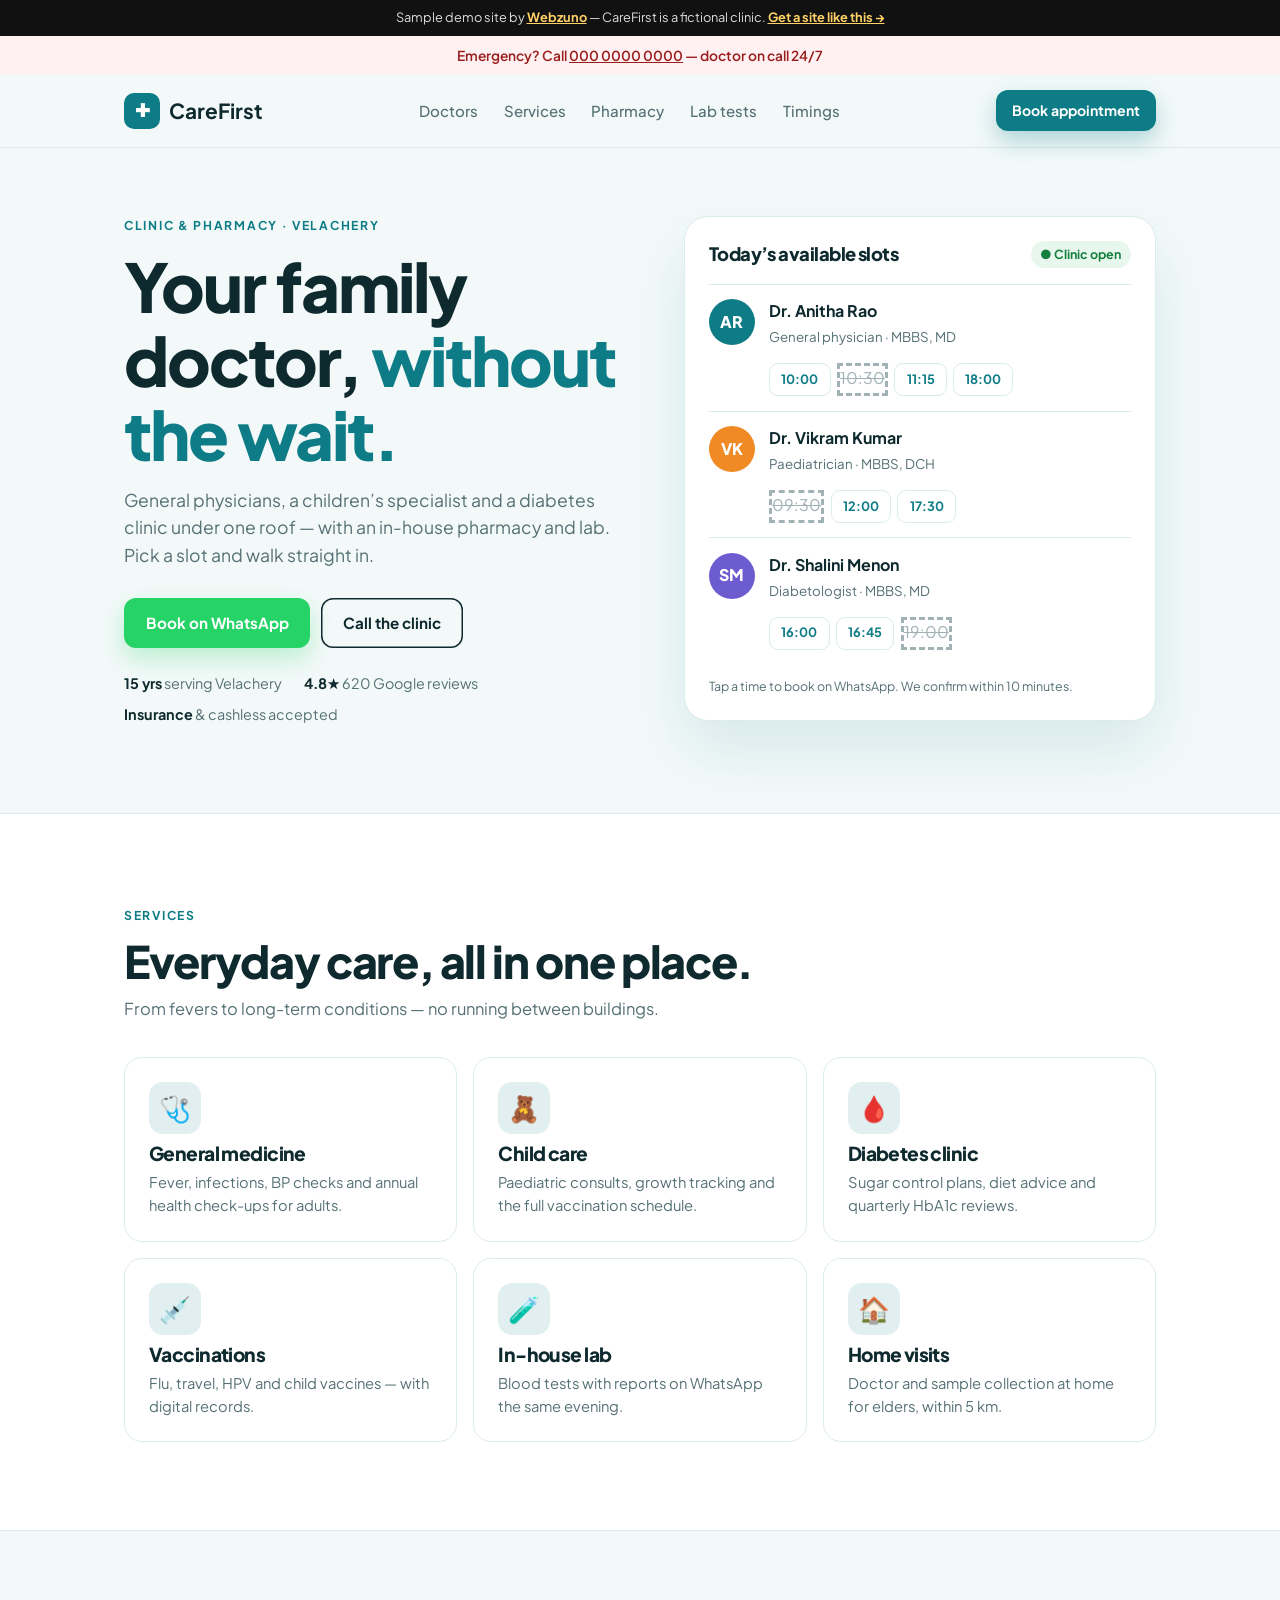
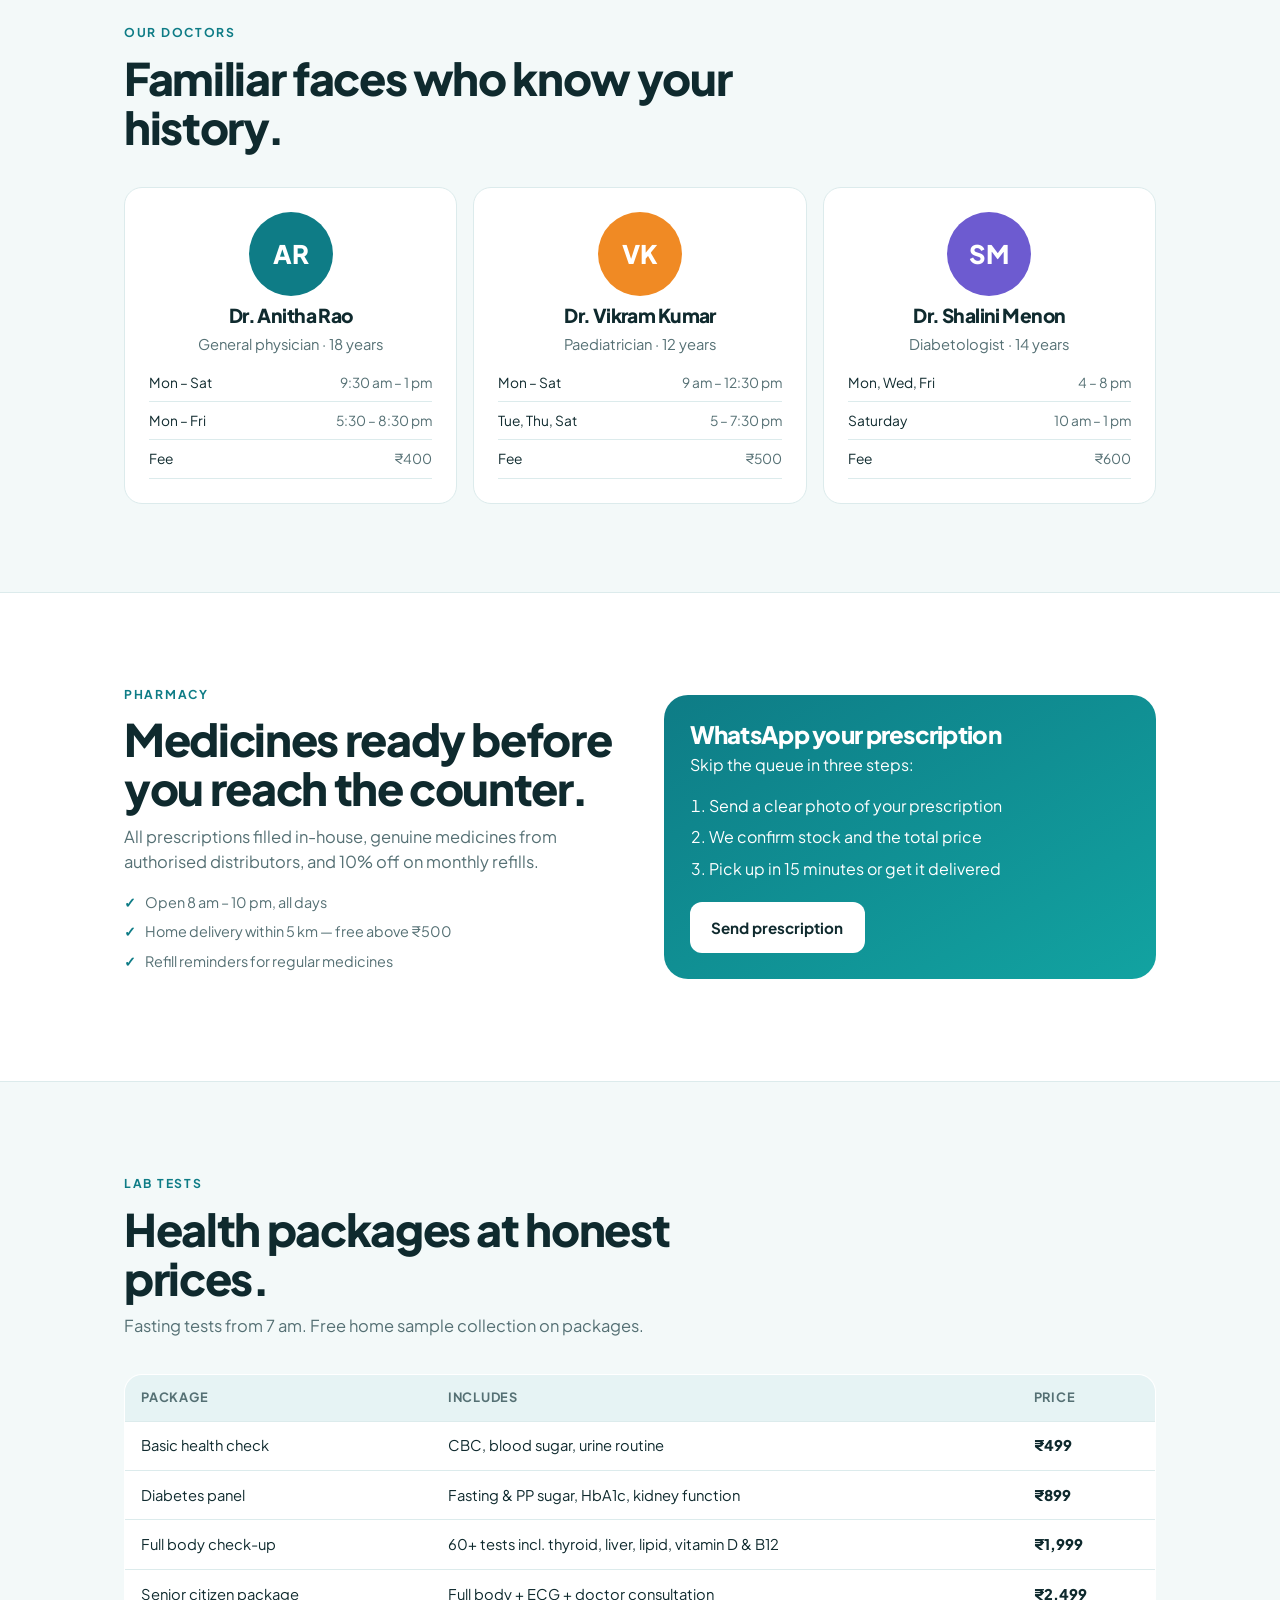
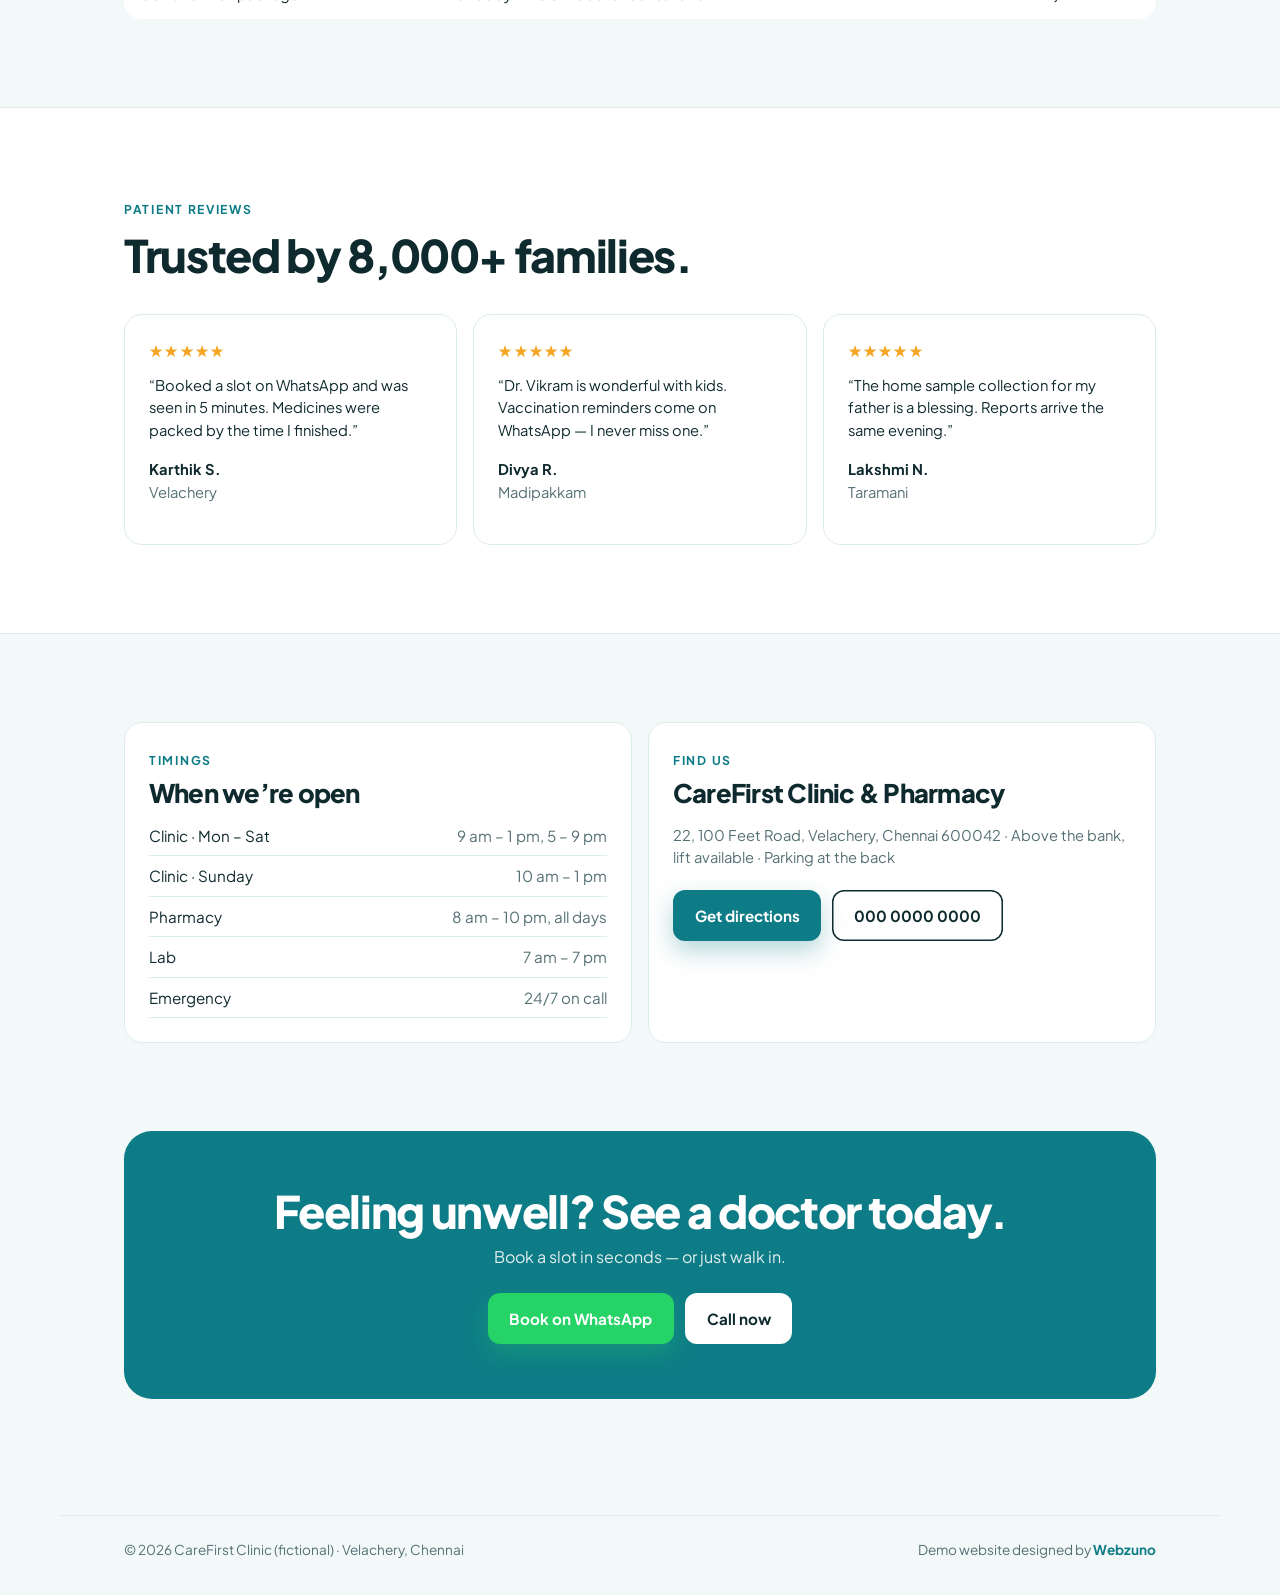
<file: demos/clinic.html>
<!DOCTYPE html>
<html lang="en">
<head>
  <meta charset="UTF-8">
  <meta name="viewport" content="width=device-width, initial-scale=1.0">
  <title>CareFirst Clinic &amp; Pharmacy — Velachery (Webzuno demo)</title>
  <meta name="description" content="Sample demo site by Webzuno: a neighbourhood clinic and pharmacy with doctor timings, appointment slots and prescription delivery.">
  <meta name="robots" content="noindex">
  <link rel="icon" type="image/png" href="../assets/favicon-32.png">
  <link rel="preconnect" href="https://fonts.googleapis.com">
  <link rel="preconnect" href="https://fonts.gstatic.com" crossorigin>
  <link href="https://fonts.googleapis.com/css2?family=Plus+Jakarta+Sans:wght@400;500;600;700;800&display=swap" rel="stylesheet">
  <link rel="stylesheet" href="demo.css">
  <style>
    :root {
      --brand: #0e7c86;
      --accent: #0e7c86;
      --bg: #f3f9f9;
      --line: #dcebec;
      --ink: #0f2a2e;
      --dim: #557074;
      --display: "Plus Jakarta Sans", sans-serif;
      --body: "Plus Jakarta Sans", sans-serif;
    }
    h1, h2, h3 { letter-spacing: -0.03em; font-weight: 800; }
    .hero h1 em { font-style: normal; color: var(--brand); }
    .emergency { background: #fff1f1; color: #9b1c1c; font-size: 0.86rem; text-align: center; padding: 0.55rem var(--pad); font-weight: 600; }
    .emergency a { text-decoration: underline; }
    .today { padding: 1.5rem; border-radius: 24px; background: #fff; border: 1px solid var(--line); box-shadow: 0 30px 60px rgba(14, 124, 134, 0.12); }
    .today-head { display: flex; justify-content: space-between; align-items: center; margin-bottom: 1rem; }
    .today-head h2 { font-size: 1.15rem; }
    .today-head span { font-size: 0.78rem; font-weight: 700; color: #15803d; background: #e8f7ee; padding: 0.25rem 0.6rem; border-radius: 999px; }
    .doc-row { display: grid; grid-template-columns: auto 1fr; gap: 0.9rem; padding: 0.9rem 0; border-top: 1px solid var(--line); }
    .avatar { width: 46px; height: 46px; border-radius: 50%; display: grid; place-items: center; font-weight: 800; color: #fff; background: var(--brand); }
    .doc-row b { display: block; }
    .doc-row small { color: var(--dim); }
    .slots { grid-column: 2; display: flex; flex-wrap: wrap; gap: 0.4rem; }
    .slots a { padding: 0.35rem 0.7rem; border-radius: 9px; border: 1.5px solid var(--line); font-size: 0.8rem; font-weight: 700; color: var(--brand); }
    .slots a:hover { background: var(--brand); color: #fff; border-color: var(--brand); }
    .slots .full { color: #a0b2b4; text-decoration: line-through; border-style: dashed; pointer-events: none; }
    .today-note { margin-top: 0.8rem; font-size: 0.78rem; color: var(--dim); }
    .doctor { text-align: center; }
    .doctor .avatar { width: 84px; height: 84px; font-size: 1.6rem; margin: 0 auto; }
    .doctor .info-list { margin-top: 1rem; text-align: left; }
    .doctor .info-list li { font-size: 0.86rem; }
    .pharmacy { display: grid; grid-template-columns: 1fr 1fr; gap: clamp(1.5rem, 4vw, 3rem); align-items: center; }
    .rx { padding: 1.6rem; border-radius: 24px; background: linear-gradient(150deg, #0e7c86, #12a3a1); color: #fff; }
    .rx h3 { font-size: 1.5rem; margin-bottom: 0.4rem; }
    .rx ol { margin: 1rem 0 1.3rem 1.2rem; display: grid; gap: 0.4rem; }
    .lab td, .lab th { padding: 0.8rem 1rem; text-align: left; border-bottom: 1px solid var(--line); font-size: 0.92rem; }
    .lab { width: 100%; border-collapse: collapse; background: #fff; border-radius: 18px; overflow: hidden; border: 1px solid var(--line); }
    .lab th { background: #e6f3f4; font-size: 0.8rem; text-transform: uppercase; letter-spacing: 0.06em; color: var(--dim); }
    .lab td:last-child { font-weight: 800; white-space: nowrap; }
    .visit { display: grid; grid-template-columns: 1fr 1fr; gap: 1rem; }
    @media (max-width: 960px) { .pharmacy, .visit { grid-template-columns: 1fr; } }
  </style>
</head>
<body>
  <div class="ribbon">Sample demo site by <a href="../index.html#work">Webzuno</a> — CareFirst is a fictional clinic. <a href="../index.html#cta">Get a site like this →</a></div>
  <div class="emergency">Emergency? Call <a href="#" data-demo-contact="Calling">000 0000 0000</a> — doctor on call 24/7</div>

  <header class="nav">
    <div class="wrap">
      <a class="logo" href="#top"><span class="logo-mark">✚</span>CareFirst</a>
      <nav class="nav-links" aria-label="Main"><a href="#doctors">Doctors</a><a href="#services">Services</a><a href="#pharmacy">Pharmacy</a><a href="#lab">Lab tests</a><a href="#visit">Timings</a></nav>
      <a class="btn btn-brand" href="#top">Book appointment</a>
    </div>
  </header>

  <main id="top">
    <section class="hero">
      <div class="wrap hero-grid">
        <div>
          <span class="tag">Clinic &amp; pharmacy · Velachery</span>
          <h1>Your family doctor, <em>without the wait.</em></h1>
          <p class="lead">General physicians, a children’s specialist and a diabetes clinic under one roof — with an in-house pharmacy and lab. Pick a slot and walk straight in.</p>
          <div class="btns">
            <a class="btn btn-wa" href="#" data-demo-contact="WhatsApp">Book on WhatsApp</a>
            <a class="btn btn-line" href="#" data-demo-contact="Calling">Call the clinic</a>
          </div>
          <p class="facts"><span><b>15 yrs</b> serving Velachery</span><span><b>4.8★</b> 620 Google reviews</span><span><b>Insurance</b> &amp; cashless accepted</span></p>
        </div>

        <div class="today">
          <div class="today-head"><h2>Today’s available slots</h2><span>● Clinic open</span></div>
          <div class="doc-row">
            <span class="avatar">AR</span>
            <div><b>Dr. Anitha Rao</b><small>General physician · MBBS, MD</small></div>
            <div class="slots">
              <a href="#" data-demo-contact="WhatsApp">10:00</a>
              <span class="full">10:30</span>
              <a href="#" data-demo-contact="WhatsApp">11:15</a>
              <a href="#" data-demo-contact="WhatsApp">18:00</a>
            </div>
          </div>
          <div class="doc-row">
            <span class="avatar" style="background:#f08a24">VK</span>
            <div><b>Dr. Vikram Kumar</b><small>Paediatrician · MBBS, DCH</small></div>
            <div class="slots">
              <span class="full">09:30</span>
              <a href="#" data-demo-contact="WhatsApp">12:00</a>
              <a href="#" data-demo-contact="WhatsApp">17:30</a>
            </div>
          </div>
          <div class="doc-row">
            <span class="avatar" style="background:#6d5bd0">SM</span>
            <div><b>Dr. Shalini Menon</b><small>Diabetologist · MBBS, MD</small></div>
            <div class="slots">
              <a href="#" data-demo-contact="WhatsApp">16:00</a>
              <a href="#" data-demo-contact="WhatsApp">16:45</a>
              <span class="full">19:00</span>
            </div>
          </div>
          <p class="today-note">Tap a time to book on WhatsApp. We confirm within 10 minutes.</p>
        </div>
      </div>
    </section>

    <section class="alt" id="services">
      <div class="wrap">
        <div class="head"><span class="tag">Services</span><h2>Everyday care, all in one place.</h2><p>From fevers to long-term conditions — no running between buildings.</p></div>
        <div class="grid-3">
          <article class="card"><span class="icon">🩺</span><h3>General medicine</h3><p>Fever, infections, BP checks and annual health check-ups for adults.</p></article>
          <article class="card"><span class="icon">🧸</span><h3>Child care</h3><p>Paediatric consults, growth tracking and the full vaccination schedule.</p></article>
          <article class="card"><span class="icon">🩸</span><h3>Diabetes clinic</h3><p>Sugar control plans, diet advice and quarterly HbA1c reviews.</p></article>
          <article class="card"><span class="icon">💉</span><h3>Vaccinations</h3><p>Flu, travel, HPV and child vaccines — with digital records.</p></article>
          <article class="card"><span class="icon">🧪</span><h3>In-house lab</h3><p>Blood tests with reports on WhatsApp the same evening.</p></article>
          <article class="card"><span class="icon">🏠</span><h3>Home visits</h3><p>Doctor and sample collection at home for elders, within 5 km.</p></article>
        </div>
      </div>
    </section>

    <section id="doctors">
      <div class="wrap">
        <div class="head"><span class="tag">Our doctors</span><h2>Familiar faces who know your history.</h2></div>
        <div class="grid-3">
          <article class="card doctor"><span class="avatar">AR</span><h3>Dr. Anitha Rao</h3><p>General physician · 18 years</p><ul class="info-list"><li>Mon – Sat <span>9:30 am – 1 pm</span></li><li>Mon – Fri <span>5:30 – 8:30 pm</span></li><li>Fee <span>₹400</span></li></ul></article>
          <article class="card doctor"><span class="avatar" style="background:#f08a24">VK</span><h3>Dr. Vikram Kumar</h3><p>Paediatrician · 12 years</p><ul class="info-list"><li>Mon – Sat <span>9 am – 12:30 pm</span></li><li>Tue, Thu, Sat <span>5 – 7:30 pm</span></li><li>Fee <span>₹500</span></li></ul></article>
          <article class="card doctor"><span class="avatar" style="background:#6d5bd0">SM</span><h3>Dr. Shalini Menon</h3><p>Diabetologist · 14 years</p><ul class="info-list"><li>Mon, Wed, Fri <span>4 – 8 pm</span></li><li>Saturday <span>10 am – 1 pm</span></li><li>Fee <span>₹600</span></li></ul></article>
        </div>
      </div>
    </section>

    <section class="alt" id="pharmacy">
      <div class="wrap pharmacy">
        <div class="head" style="margin-bottom:0">
          <span class="tag">Pharmacy</span>
          <h2>Medicines ready before you reach the counter.</h2>
          <p>All prescriptions filled in-house, genuine medicines from authorised distributors, and 10% off on monthly refills.</p>
          <ul class="ticks"><li>Open 8 am – 10 pm, all days</li><li>Home delivery within 5 km — free above ₹500</li><li>Refill reminders for regular medicines</li></ul>
        </div>
        <div class="rx">
          <h3>WhatsApp your prescription</h3>
          <p>Skip the queue in three steps:</p>
          <ol><li>Send a clear photo of your prescription</li><li>We confirm stock and the total price</li><li>Pick up in 15 minutes or get it delivered</li></ol>
          <a class="btn btn-light" href="#" data-demo-contact="WhatsApp">Send prescription</a>
        </div>
      </div>
    </section>

    <section id="lab">
      <div class="wrap">
        <div class="head"><span class="tag">Lab tests</span><h2>Health packages at honest prices.</h2><p>Fasting tests from 7 am. Free home sample collection on packages.</p></div>
        <table class="lab">
          <thead><tr><th>Package</th><th>Includes</th><th>Price</th></tr></thead>
          <tbody>
            <tr><td>Basic health check</td><td>CBC, blood sugar, urine routine</td><td>₹499</td></tr>
            <tr><td>Diabetes panel</td><td>Fasting &amp; PP sugar, HbA1c, kidney function</td><td>₹899</td></tr>
            <tr><td>Full body check-up</td><td>60+ tests incl. thyroid, liver, lipid, vitamin D &amp; B12</td><td>₹1,999</td></tr>
            <tr><td>Senior citizen package</td><td>Full body + ECG + doctor consultation</td><td>₹2,499</td></tr>
          </tbody>
        </table>
      </div>
    </section>

    <section class="alt">
      <div class="wrap">
        <div class="head"><span class="tag">Patient reviews</span><h2>Trusted by 8,000+ families.</h2></div>
        <div class="grid-3">
          <article class="card quote"><span class="stars">★★★★★</span><p>“Booked a slot on WhatsApp and was seen in 5 minutes. Medicines were packed by the time I finished.”</p><p class="who">Karthik S.<span>Velachery</span></p></article>
          <article class="card quote"><span class="stars">★★★★★</span><p>“Dr. Vikram is wonderful with kids. Vaccination reminders come on WhatsApp — I never miss one.”</p><p class="who">Divya R.<span>Madipakkam</span></p></article>
          <article class="card quote"><span class="stars">★★★★★</span><p>“The home sample collection for my father is a blessing. Reports arrive the same evening.”</p><p class="who">Lakshmi N.<span>Taramani</span></p></article>
        </div>
      </div>
    </section>

    <section id="visit">
      <div class="wrap visit">
        <article class="card">
          <span class="tag">Timings</span>
          <h3 style="font-size:1.6rem;margin:0.5rem 0 1rem">When we’re open</h3>
          <ul class="info-list"><li>Clinic · Mon – Sat <span>9 am – 1 pm, 5 – 9 pm</span></li><li>Clinic · Sunday <span>10 am – 1 pm</span></li><li>Pharmacy <span>8 am – 10 pm, all days</span></li><li>Lab <span>7 am – 7 pm</span></li><li>Emergency <span>24/7 on call</span></li></ul>
        </article>
        <article class="card">
          <span class="tag">Find us</span>
          <h3 style="font-size:1.6rem;margin:0.5rem 0 1rem">CareFirst Clinic &amp; Pharmacy</h3>
          <p>22, 100 Feet Road, Velachery, Chennai 600042 · Above the bank, lift available · Parking at the back</p>
          <div class="btns" style="margin-top:1.3rem">
            <a class="btn btn-brand" href="https://maps.google.com/?q=Velachery+Chennai" target="_blank" rel="noopener noreferrer">Get directions</a>
            <a class="btn btn-line" href="#" data-demo-contact="Calling">000 0000 0000</a>
          </div>
        </article>
      </div>
    </section>

    <section style="padding-top:0">
      <div class="wrap">
        <div class="cta-band">
          <h2>Feeling unwell? See a doctor today.</h2>
          <p>Book a slot in seconds — or just walk in.</p>
          <div class="btns"><a class="btn btn-wa" href="#" data-demo-contact="WhatsApp">Book on WhatsApp</a><a class="btn btn-light" href="#" data-demo-contact="Calling">Call now</a></div>
        </div>
      </div>
    </section>
  </main>

  <footer><div class="wrap"><span>© 2026 CareFirst Clinic (fictional) · Velachery, Chennai</span><span>Demo website designed by <a href="../index.html">Webzuno</a></span></div></footer>
  <script>
    document.addEventListener('click', function (e) {
      var link = e.target.closest('[data-demo-contact]');
      if (!link) return;
      e.preventDefault();
      var toast = document.getElementById('demo-contact-toast');
      if (!toast) {
        toast = document.createElement('div');
        toast.id = 'demo-contact-toast';
        toast.setAttribute('role', 'status');
        toast.style.cssText = 'position:fixed;left:50%;bottom:24px;transform:translateX(-50%);z-index:9999;background:#111;color:#fff;padding:10px 18px;border-radius:999px;font:500 14px/1.4 system-ui,sans-serif;box-shadow:0 6px 20px rgba(0,0,0,.25);opacity:0;transition:opacity .2s;pointer-events:none';
        document.body.appendChild(toast);
      }
      toast.textContent = 'Demo only \u2014 ' + link.getAttribute('data-demo-contact') + ' is disabled on this sample site.';
      toast.style.opacity = '1';
      clearTimeout(toast._t);
      toast._t = setTimeout(function () { toast.style.opacity = '0'; }, 2200);
    });
  </script>
</body>
</html>
</file>
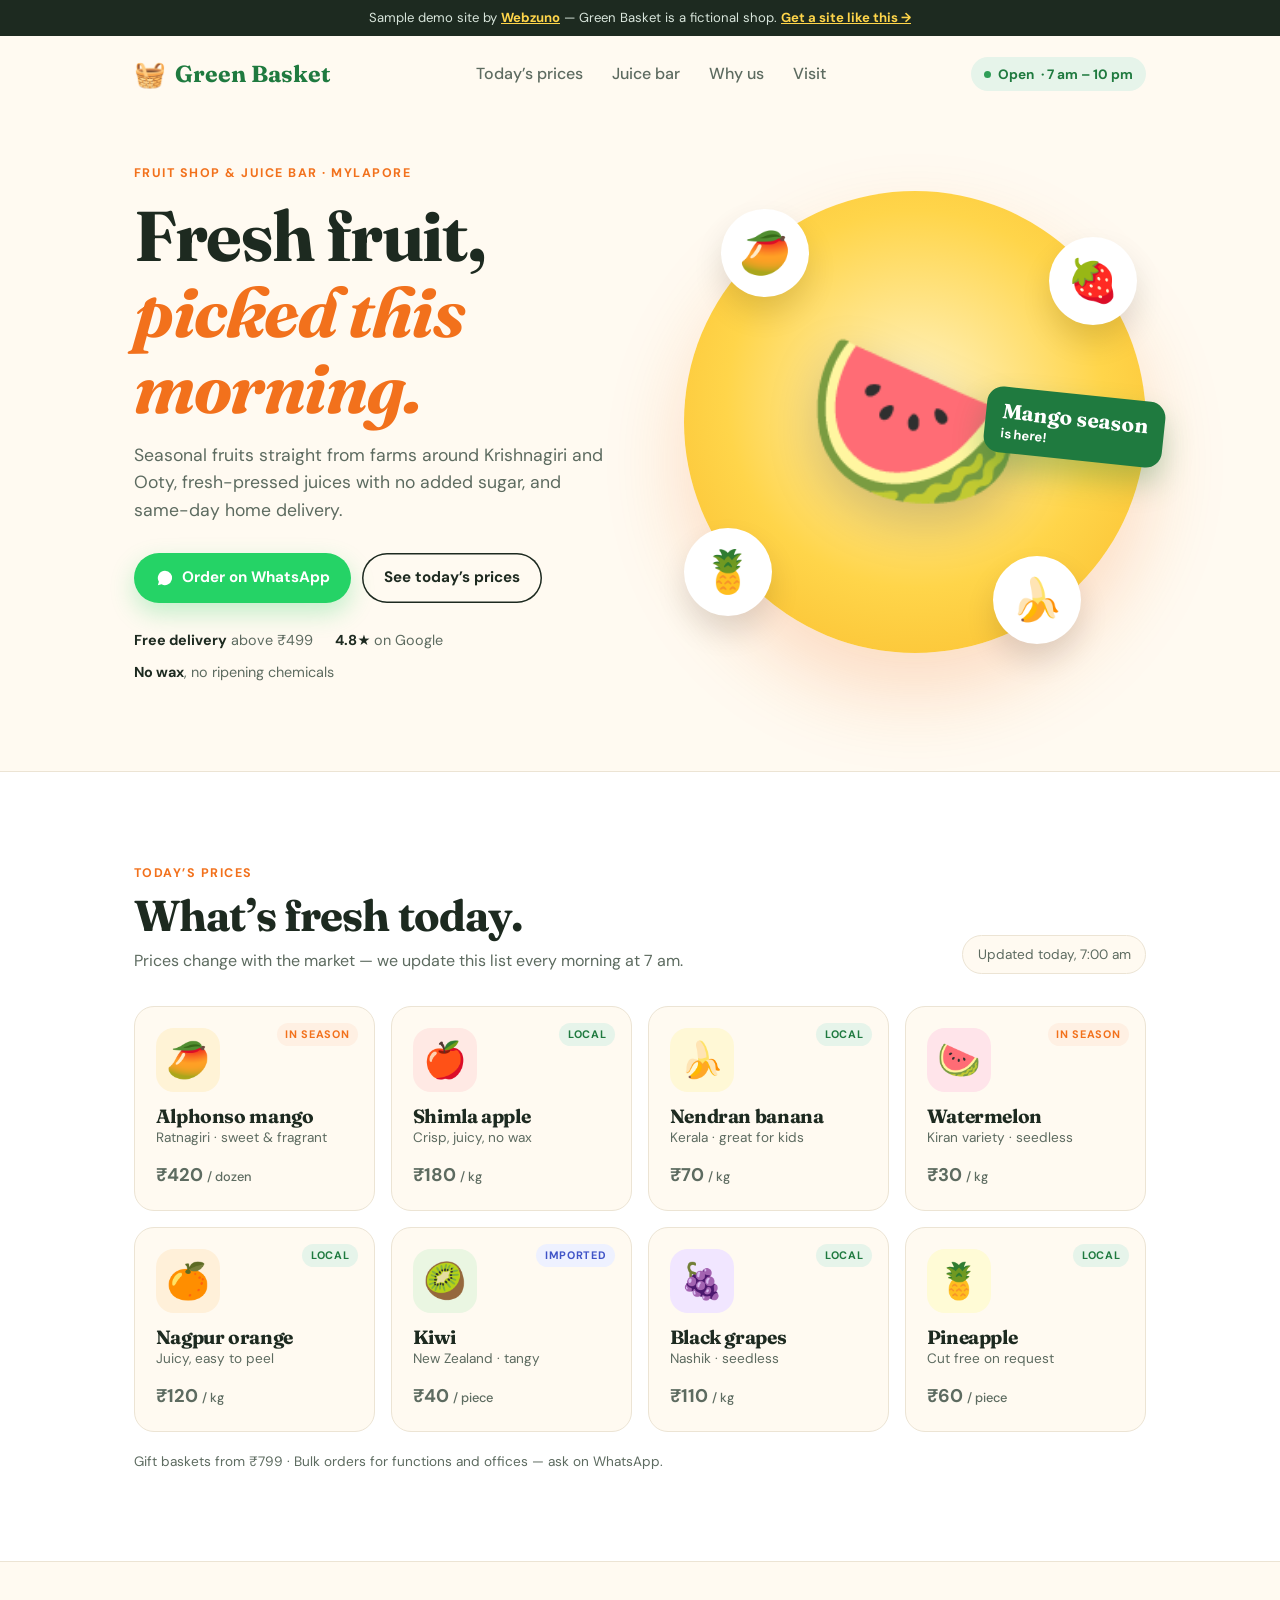
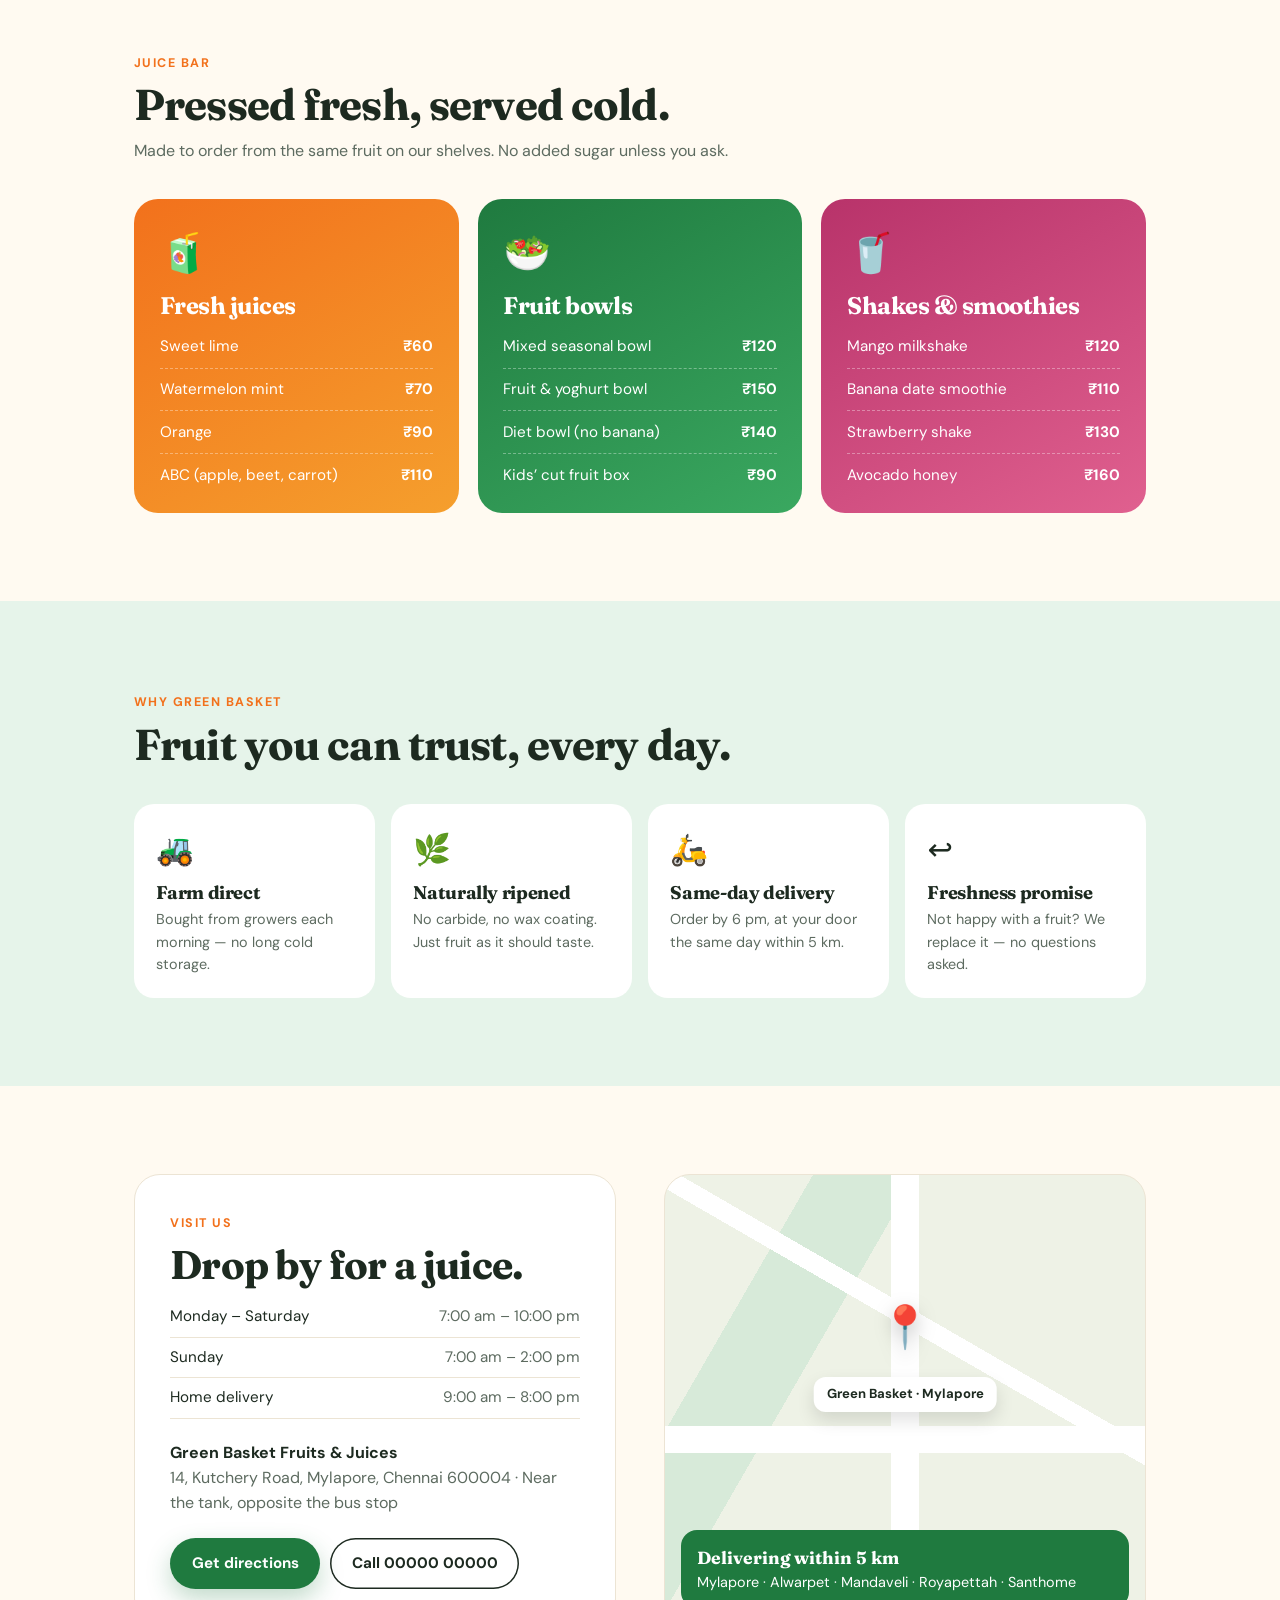
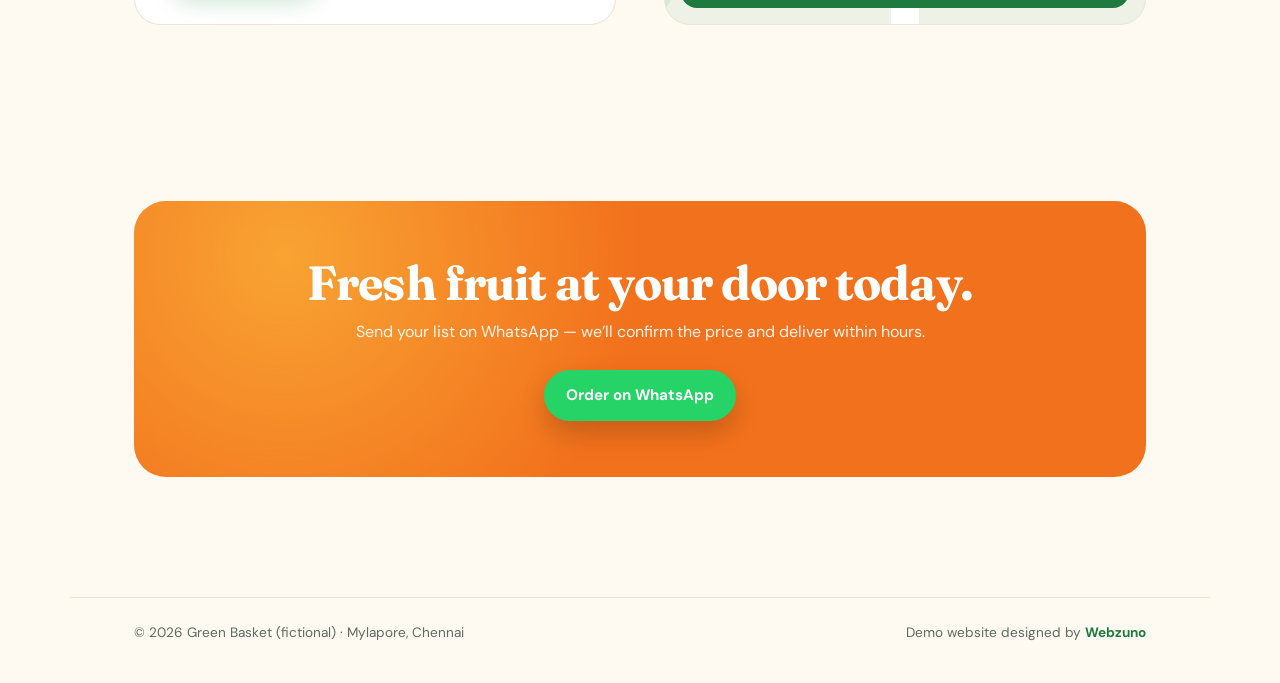
<file: demos/fruit-shop.html>
<!DOCTYPE html>
<html lang="en">
<head>
  <meta charset="UTF-8">
  <meta name="viewport" content="width=device-width, initial-scale=1.0">
  <title>Green Basket — Fresh fruits &amp; juice bar, Mylapore (Webzuno demo)</title>
  <meta name="description" content="Sample demo site by Webzuno: a neighbourhood fruit shop and juice bar with daily prices, fresh juices and home delivery.">
  <meta name="robots" content="noindex">
  <link rel="icon" type="image/png" href="../assets/favicon-32.png">
  <link rel="preconnect" href="https://fonts.googleapis.com">
  <link rel="preconnect" href="https://fonts.gstatic.com" crossorigin>
  <link href="https://fonts.googleapis.com/css2?family=DM+Sans:wght@400;500;700&family=Fraunces:opsz,wght@9..144,600;9..144,700&display=swap" rel="stylesheet">
  <style>
    :root {
      --green: #1f7a3f;
      --green-2: #2f9e57;
      --leaf: #e6f4ea;
      --orange: #f2711c;
      --sun: #ffd54a;
      --cream: #fffaf1;
      --ink: #1d2a20;
      --dim: #5d6b60;
      --line: #ece4d4;
      --display: "Fraunces", Georgia, serif;
      --pad: clamp(1.1rem, 5vw, 4rem);
    }
    * { box-sizing: border-box; margin: 0; padding: 0; }
    html { scroll-behavior: smooth; }
    body { font-family: "DM Sans", system-ui, sans-serif; color: var(--ink); background: var(--cream); line-height: 1.55; }
    a { color: inherit; text-decoration: none; }
    h1, h2, h3 { font-family: var(--display); line-height: 1.08; letter-spacing: -0.02em; }
    .wrap { max-width: 1140px; margin: 0 auto; padding: 0 var(--pad); }
    section { padding: clamp(3.2rem, 7vw, 5.5rem) 0; }
    .tag { display: inline-block; font-size: 0.78rem; font-weight: 700; letter-spacing: 0.12em; text-transform: uppercase; color: var(--orange); }
    .head { max-width: 600px; margin-bottom: 2.2rem; }
    .head h2 { font-size: clamp(1.9rem, 3.6vw, 2.7rem); margin: 0.5rem 0 0.6rem; }
    .head p { color: var(--dim); }
    .btn { display: inline-flex; align-items: center; gap: 0.5rem; padding: 0.85rem 1.35rem; border-radius: 999px; font-weight: 700; font-size: 0.95rem; transition: transform 0.2s, box-shadow 0.2s; }
    .btn:hover { transform: translateY(-2px); }
    .btn-green { background: var(--green); color: #fff; box-shadow: 0 10px 24px rgba(31, 122, 63, 0.28); }
    .btn-wa { background: #25d366; color: #fff; box-shadow: 0 10px 24px rgba(37, 211, 102, 0.28); }
    .btn-line { box-shadow: inset 0 0 0 1.5px var(--ink); }
    .btn svg { width: 18px; height: 18px; }
    :focus-visible { outline: 3px solid var(--orange); outline-offset: 3px; }

    .demo-ribbon { background: #1d2a20; color: #d9e6dc; font-size: 0.82rem; text-align: center; padding: 0.5rem var(--pad); }
    .demo-ribbon a { color: var(--sun); font-weight: 700; text-decoration: underline; }

    .nav .wrap { display: flex; align-items: center; justify-content: space-between; gap: 1rem; height: 76px; }
    .logo { display: flex; align-items: center; gap: 0.55rem; font-family: var(--display); font-weight: 700; font-size: 1.45rem; color: var(--green); }
    .logo span { font-size: 1.6rem; }
    .nav-links { display: flex; gap: 1.8rem; font-weight: 500; color: var(--dim); }
    .nav-links a:hover { color: var(--green); }
    .open { display: inline-flex; align-items: center; gap: 0.45rem; font-size: 0.85rem; font-weight: 700; color: var(--green); background: var(--leaf); padding: 0.4rem 0.8rem; border-radius: 999px; }
    .logo, .open { white-space: nowrap; }
    .open-now { display: none; }
    .open i { width: 7px; height: 7px; border-radius: 50%; background: var(--green-2); }

    .hero { padding-top: clamp(1.5rem, 4vw, 3rem); }
    .hero .wrap { display: grid; grid-template-columns: 1.05fr 1fr; gap: clamp(2rem, 5vw, 4rem); align-items: center; }
    .hero h1 { font-size: clamp(2.6rem, 5.6vw, 4.4rem); margin: 0.8rem 0 1rem; }
    .hero h1 em { font-style: italic; color: var(--orange); }
    .hero-lead { color: var(--dim); font-size: 1.1rem; max-width: 480px; }
    .hero-ctas { display: flex; flex-wrap: wrap; gap: 0.7rem; margin: 1.8rem 0 1.6rem; }
    .hero-facts { display: flex; flex-wrap: wrap; gap: 0.6rem 1.4rem; font-size: 0.9rem; color: var(--dim); }
    .hero-facts b { color: var(--ink); }
    .basket { position: relative; aspect-ratio: 1; border-radius: 50%; background: radial-gradient(circle at 50% 45%, #fff3c4, #ffd54a 55%, #f9b928); display: grid; place-items: center; box-shadow: 0 40px 80px rgba(242, 113, 28, 0.22); }
    .basket .big { font-size: clamp(7rem, 16vw, 11rem); filter: drop-shadow(0 18px 24px rgba(0, 0, 0, 0.18)); }
    .float { position: absolute; display: grid; place-items: center; width: clamp(64px, 9vw, 88px); aspect-ratio: 1; border-radius: 50%; background: #fff; font-size: clamp(2rem, 4vw, 2.6rem); box-shadow: 0 16px 30px rgba(0, 0, 0, 0.12); }
    .f1 { top: 4%; left: 8%; } .f2 { top: 10%; right: 2%; } .f3 { bottom: 8%; left: 0; } .f4 { bottom: 2%; right: 14%; }
    .stamp { position: absolute; top: 44%; right: -4%; padding: 0.7rem 1rem; border-radius: 16px; background: var(--green); color: #fff; font-size: 0.82rem; font-weight: 700; line-height: 1.3; box-shadow: 0 16px 30px rgba(31, 122, 63, 0.3); rotate: 6deg; }
    .stamp b { display: block; font-family: var(--display); font-size: 1.3rem; }

    .prices { background: #fff; border-block: 1px solid var(--line); }
    .price-top { display: flex; justify-content: space-between; align-items: end; gap: 1rem; flex-wrap: wrap; margin-bottom: 2rem; }
    .price-top .head { margin-bottom: 0; }
    .updated { font-size: 0.85rem; color: var(--dim); background: var(--cream); border: 1px solid var(--line); padding: 0.5rem 0.9rem; border-radius: 999px; }
    .fruits { display: grid; grid-template-columns: repeat(4, 1fr); gap: 1rem; }
    .fruit { position: relative; padding: 1.3rem; border-radius: 20px; background: var(--cream); border: 1px solid var(--line); }
    .fruit .emoji { width: 64px; height: 64px; border-radius: 18px; display: grid; place-items: center; font-size: 2.2rem; margin-bottom: 0.9rem; }
    .fruit h3 { font-size: 1.2rem; }
    .fruit p { font-size: 0.85rem; color: var(--dim); }
    .fruit .rate { margin-top: 0.8rem; font-weight: 700; font-size: 1.15rem; }
    .fruit .rate small { font-weight: 500; color: var(--dim); font-size: 0.8rem; }
    .badge { position: absolute; top: 1rem; right: 1rem; font-size: 0.68rem; font-weight: 700; text-transform: uppercase; letter-spacing: 0.06em; padding: 0.2rem 0.55rem; border-radius: 999px; }
    .b-season { background: #fff0e3; color: var(--orange); }
    .b-local { background: var(--leaf); color: var(--green); }
    .b-import { background: #eef1ff; color: #4054c7; }
    .price-note { margin-top: 1.2rem; font-size: 0.85rem; color: var(--dim); }

    .menu-grid { display: grid; grid-template-columns: repeat(3, 1fr); gap: 1.2rem; }
    .menu-card { padding: 1.6rem; border-radius: 24px; color: #fff; }
    .m-juice { background: linear-gradient(150deg, #f2711c, #f59f2d); }
    .m-bowl { background: linear-gradient(150deg, #1f7a3f, #3aa860); }
    .m-shake { background: linear-gradient(150deg, #b8336a, #e0608f); }
    .menu-card .ic { font-size: 2.4rem; }
    .menu-card h3 { font-size: 1.5rem; margin: 0.6rem 0 1rem; }
    .menu-card ul { list-style: none; display: grid; gap: 0.6rem; }
    .menu-card li { display: flex; justify-content: space-between; gap: 1rem; padding-bottom: 0.55rem; border-bottom: 1px dashed rgba(255, 255, 255, 0.35); font-size: 0.95rem; }
    .menu-card li:last-child { border-bottom: 0; padding-bottom: 0; }
    .menu-card li b { font-weight: 700; }

    .why { background: var(--leaf); }
    .why-grid { display: grid; grid-template-columns: repeat(4, 1fr); gap: 1rem; }
    .why-item { padding: 1.4rem; border-radius: 20px; background: #fff; }
    .why-item span { font-size: 1.9rem; }
    .why-item h3 { font-size: 1.15rem; margin: 0.6rem 0 0.35rem; }
    .why-item p { font-size: 0.9rem; color: var(--dim); }

    .visit .wrap { display: grid; grid-template-columns: 1fr 1fr; gap: clamp(1.5rem, 4vw, 3rem); align-items: stretch; }
    .visit-card { padding: clamp(1.5rem, 3vw, 2.2rem); border-radius: 26px; background: #fff; border: 1px solid var(--line); }
    .visit-card h2 { font-size: clamp(1.8rem, 3.4vw, 2.5rem); margin: 0.5rem 0 1.2rem; }
    .hours { list-style: none; display: grid; gap: 0.5rem; margin-bottom: 1.4rem; }
    .hours li { display: flex; justify-content: space-between; padding-bottom: 0.5rem; border-bottom: 1px solid var(--line); font-size: 0.95rem; }
    .hours li span { color: var(--dim); }
    .addr { color: var(--dim); margin-bottom: 1.4rem; }
    .addr b { color: var(--ink); display: block; }
    .visit-ctas { display: flex; flex-wrap: wrap; gap: 0.6rem; }
    .map { position: relative; border-radius: 26px; overflow: hidden; min-height: 320px; background:
      linear-gradient(90deg, transparent 47%, #fff 47% 53%, transparent 53%),
      linear-gradient(0deg, transparent 38%, #fff 38% 44%, transparent 44%),
      linear-gradient(30deg, transparent 60%, #fff 60% 63%, transparent 63%),
      linear-gradient(120deg, transparent 20%, #d7ead9 20% 34%, transparent 34%),
      #eef2e6; border: 1px solid var(--line); }
    .pin { position: absolute; left: 50%; top: 41%; translate: -50% -100%; font-size: 2.6rem; filter: drop-shadow(0 8px 10px rgba(0, 0, 0, 0.25)); }
    .map-label { position: absolute; left: 50%; top: 45%; translate: -50% 0; background: #fff; padding: 0.45rem 0.8rem; border-radius: 12px; font-size: 0.82rem; font-weight: 700; box-shadow: 0 8px 18px rgba(0, 0, 0, 0.12); white-space: nowrap; }
    .delivery { position: absolute; left: 1rem; bottom: 1rem; right: 1rem; padding: 0.9rem 1rem; border-radius: 16px; background: var(--green); color: #fff; font-size: 0.9rem; }
    .delivery b { font-family: var(--display); font-size: 1.1rem; }

    .cta { text-align: center; }
    .cta-box { padding: clamp(2rem, 5vw, 3.5rem) var(--pad); border-radius: 32px; background: radial-gradient(circle at 15% 20%, rgba(255, 213, 74, 0.5), transparent 40%), var(--orange); color: #fff; }
    .cta-box h2 { font-size: clamp(2rem, 4vw, 3rem); margin-bottom: 0.7rem; }
    .cta-box p { opacity: 0.92; margin-bottom: 1.6rem; }
    .cta-box .btn-wa { box-shadow: 0 12px 26px rgba(0, 0, 0, 0.18); }

    footer { padding: 2rem 0 2.5rem; font-size: 0.85rem; color: var(--dim); }
    footer .wrap { display: flex; justify-content: space-between; gap: 1rem; flex-wrap: wrap; border-top: 1px solid var(--line); padding-top: 1.5rem; }
    footer a { color: var(--green); font-weight: 700; }

    @media (max-width: 960px) {
      .nav-links { display: none; }
      .hero .wrap, .visit .wrap { grid-template-columns: 1fr; }
      .basket { max-width: 420px; margin: 0 auto; width: 100%; }
      .fruits, .why-grid { grid-template-columns: repeat(2, 1fr); }
      .menu-grid { grid-template-columns: 1fr; }
    }
    @media (max-width: 560px) {
      .fruits, .why-grid { grid-template-columns: 1fr 1fr; gap: 0.7rem; }
      .fruit { padding: 1rem; }
      .fruit .emoji { width: 50px; height: 50px; font-size: 1.7rem; }
      .badge { position: static; display: inline-block; margin-bottom: 0.4rem; }
      .stamp { right: 0; }
      .logo { font-size: 1.25rem; }
      .open-hours { display: none; }
      .open-now { display: inline; }
    }
    @media (prefers-reduced-motion: reduce) { html { scroll-behavior: auto; } .btn { transition: none; } }
  </style>
</head>
<body>
  <div class="demo-ribbon">Sample demo site by <a href="../index.html#work">Webzuno</a> — Green Basket is a fictional shop. <a href="../index.html#cta">Get a site like this →</a></div>

  <header class="nav">
    <div class="wrap">
      <a class="logo" href="#top"><span aria-hidden="true">🧺</span>Green Basket</a>
      <nav class="nav-links" aria-label="Main">
        <a href="#prices">Today’s prices</a>
        <a href="#menu">Juice bar</a>
        <a href="#why">Why us</a>
        <a href="#visit">Visit</a>
      </nav>
      <span class="open"><i></i>Open<span class="open-hours">· 7 am – 10 pm</span><span class="open-now">now</span></span>
    </div>
  </header>

  <main id="top">
    <section class="hero">
      <div class="wrap">
        <div>
          <span class="tag">Fruit shop &amp; juice bar · Mylapore</span>
          <h1>Fresh fruit, <em>picked this morning.</em></h1>
          <p class="hero-lead">Seasonal fruits straight from farms around Krishnagiri and Ooty, fresh-pressed juices with no added sugar, and same-day home delivery.</p>
          <div class="hero-ctas">
            <a class="btn btn-wa" href="#" data-demo-contact="WhatsApp"><svg viewBox="0 0 32 32" fill="currentColor" aria-hidden="true"><path d="M16 3.2A12.7 12.7 0 0 0 5.1 22.5L3.3 28.8l6.5-1.7A12.7 12.7 0 1 0 16 3.2Zm5.8 15.3c-.3-.2-1.9-.9-2.2-1-.3-.1-.5-.2-.7.2l-1 1.2c-.2.2-.4.2-.7.1a8.6 8.6 0 0 1-4.3-3.7c-.3-.6.3-.5.9-1.7.1-.2 0-.4 0-.5l-1-2.4c-.3-.6-.5-.5-.7-.5h-.6c-.2 0-.6.1-.9.4-.3.3-1.2 1.1-1.2 2.8s1.2 3.3 1.4 3.5c.2.2 2.4 3.6 5.8 5.1 2.1.9 3 1 4 .8.7-.1 1.9-.8 2.2-1.5.3-.7.3-1.4.2-1.5-.1-.2-.3-.2-.6-.4Z"/></svg>Order on WhatsApp</a>
            <a class="btn btn-line" href="#prices">See today’s prices</a>
          </div>
          <p class="hero-facts"><span><b>Free delivery</b> above ₹499</span><span><b>4.8★</b> on Google</span><span><b>No wax</b>, no ripening chemicals</span></p>
        </div>
        <div class="basket" aria-hidden="true">
          <span class="big">🍉</span>
          <span class="float f1">🥭</span>
          <span class="float f2">🍓</span>
          <span class="float f3">🍍</span>
          <span class="float f4">🍌</span>
          <span class="stamp"><b>Mango season</b>is here!</span>
        </div>
      </div>
    </section>

    <section class="prices" id="prices">
      <div class="wrap">
        <div class="price-top">
          <div class="head">
            <span class="tag">Today’s prices</span>
            <h2>What’s fresh today.</h2>
            <p>Prices change with the market — we update this list every morning at 7 am.</p>
          </div>
          <span class="updated">Updated today, 7:00 am</span>
        </div>
        <div class="fruits">
          <article class="fruit"><span class="badge b-season">In season</span><span class="emoji" style="background:#fff3d6">🥭</span><h3>Alphonso mango</h3><p>Ratnagiri · sweet &amp; fragrant</p><p class="rate">₹420 <small>/ dozen</small></p></article>
          <article class="fruit"><span class="badge b-local">Local</span><span class="emoji" style="background:#ffe9e4">🍎</span><h3>Shimla apple</h3><p>Crisp, juicy, no wax</p><p class="rate">₹180 <small>/ kg</small></p></article>
          <article class="fruit"><span class="badge b-local">Local</span><span class="emoji" style="background:#fff8d6">🍌</span><h3>Nendran banana</h3><p>Kerala · great for kids</p><p class="rate">₹70 <small>/ kg</small></p></article>
          <article class="fruit"><span class="badge b-season">In season</span><span class="emoji" style="background:#ffe4ea">🍉</span><h3>Watermelon</h3><p>Kiran variety · seedless</p><p class="rate">₹30 <small>/ kg</small></p></article>
          <article class="fruit"><span class="badge b-local">Local</span><span class="emoji" style="background:#fff0d9">🍊</span><h3>Nagpur orange</h3><p>Juicy, easy to peel</p><p class="rate">₹120 <small>/ kg</small></p></article>
          <article class="fruit"><span class="badge b-import">Imported</span><span class="emoji" style="background:#eaf6e2">🥝</span><h3>Kiwi</h3><p>New Zealand · tangy</p><p class="rate">₹40 <small>/ piece</small></p></article>
          <article class="fruit"><span class="badge b-local">Local</span><span class="emoji" style="background:#f1e6ff">🍇</span><h3>Black grapes</h3><p>Nashik · seedless</p><p class="rate">₹110 <small>/ kg</small></p></article>
          <article class="fruit"><span class="badge b-local">Local</span><span class="emoji" style="background:#fffbd6">🍍</span><h3>Pineapple</h3><p>Cut free on request</p><p class="rate">₹60 <small>/ piece</small></p></article>
        </div>
        <p class="price-note">Gift baskets from ₹799 · Bulk orders for functions and offices — ask on WhatsApp.</p>
      </div>
    </section>

    <section id="menu">
      <div class="wrap">
        <div class="head">
          <span class="tag">Juice bar</span>
          <h2>Pressed fresh, served cold.</h2>
          <p>Made to order from the same fruit on our shelves. No added sugar unless you ask.</p>
        </div>
        <div class="menu-grid">
          <article class="menu-card m-juice">
            <span class="ic" aria-hidden="true">🧃</span>
            <h3>Fresh juices</h3>
            <ul><li>Sweet lime <b>₹60</b></li><li>Watermelon mint <b>₹70</b></li><li>Orange <b>₹90</b></li><li>ABC (apple, beet, carrot) <b>₹110</b></li></ul>
          </article>
          <article class="menu-card m-bowl">
            <span class="ic" aria-hidden="true">🥗</span>
            <h3>Fruit bowls</h3>
            <ul><li>Mixed seasonal bowl <b>₹120</b></li><li>Fruit &amp; yoghurt bowl <b>₹150</b></li><li>Diet bowl (no banana) <b>₹140</b></li><li>Kids’ cut fruit box <b>₹90</b></li></ul>
          </article>
          <article class="menu-card m-shake">
            <span class="ic" aria-hidden="true">🥤</span>
            <h3>Shakes &amp; smoothies</h3>
            <ul><li>Mango milkshake <b>₹120</b></li><li>Banana date smoothie <b>₹110</b></li><li>Strawberry shake <b>₹130</b></li><li>Avocado honey <b>₹160</b></li></ul>
          </article>
        </div>
      </div>
    </section>

    <section class="why" id="why">
      <div class="wrap">
        <div class="head">
          <span class="tag">Why Green Basket</span>
          <h2>Fruit you can trust, every day.</h2>
        </div>
        <div class="why-grid">
          <article class="why-item"><span aria-hidden="true">🚜</span><h3>Farm direct</h3><p>Bought from growers each morning — no long cold storage.</p></article>
          <article class="why-item"><span aria-hidden="true">🌿</span><h3>Naturally ripened</h3><p>No carbide, no wax coating. Just fruit as it should taste.</p></article>
          <article class="why-item"><span aria-hidden="true">🛵</span><h3>Same-day delivery</h3><p>Order by 6 pm, at your door the same day within 5 km.</p></article>
          <article class="why-item"><span aria-hidden="true">↩️</span><h3>Freshness promise</h3><p>Not happy with a fruit? We replace it — no questions asked.</p></article>
        </div>
      </div>
    </section>

    <section class="visit" id="visit">
      <div class="wrap">
        <div class="visit-card">
          <span class="tag">Visit us</span>
          <h2>Drop by for a juice.</h2>
          <ul class="hours">
            <li>Monday – Saturday <span>7:00 am – 10:00 pm</span></li>
            <li>Sunday <span>7:00 am – 2:00 pm</span></li>
            <li>Home delivery <span>9:00 am – 8:00 pm</span></li>
          </ul>
          <p class="addr"><b>Green Basket Fruits &amp; Juices</b>14, Kutchery Road, Mylapore, Chennai 600004 · Near the tank, opposite the bus stop</p>
          <div class="visit-ctas">
            <a class="btn btn-green" href="https://maps.google.com/?q=Mylapore+Chennai" target="_blank" rel="noopener noreferrer">Get directions</a>
            <a class="btn btn-line" href="#" data-demo-contact="Calling">Call 00000 00000</a>
          </div>
        </div>
        <div class="map" aria-label="Map showing Green Basket in Mylapore">
          <span class="pin" aria-hidden="true">📍</span>
          <span class="map-label">Green Basket · Mylapore</span>
          <div class="delivery"><b>Delivering within 5 km</b><br>Mylapore · Alwarpet · Mandaveli · Royapettah · Santhome</div>
        </div>
      </div>
    </section>

    <section class="cta">
      <div class="wrap">
        <div class="cta-box">
          <h2>Fresh fruit at your door today.</h2>
          <p>Send your list on WhatsApp — we’ll confirm the price and deliver within hours.</p>
          <a class="btn btn-wa" href="#" data-demo-contact="WhatsApp">Order on WhatsApp</a>
        </div>
      </div>
    </section>
  </main>

  <footer>
    <div class="wrap">
      <span>© 2026 Green Basket (fictional) · Mylapore, Chennai</span>
      <span>Demo website designed by <a href="../index.html">Webzuno</a></span>
    </div>
  </footer>
  <script>
    document.addEventListener('click', function (e) {
      var link = e.target.closest('[data-demo-contact]');
      if (!link) return;
      e.preventDefault();
      var toast = document.getElementById('demo-contact-toast');
      if (!toast) {
        toast = document.createElement('div');
        toast.id = 'demo-contact-toast';
        toast.setAttribute('role', 'status');
        toast.style.cssText = 'position:fixed;left:50%;bottom:24px;transform:translateX(-50%);z-index:9999;background:#111;color:#fff;padding:10px 18px;border-radius:999px;font:500 14px/1.4 system-ui,sans-serif;box-shadow:0 6px 20px rgba(0,0,0,.25);opacity:0;transition:opacity .2s;pointer-events:none';
        document.body.appendChild(toast);
      }
      toast.textContent = 'Demo only \u2014 ' + link.getAttribute('data-demo-contact') + ' is disabled on this sample site.';
      toast.style.opacity = '1';
      clearTimeout(toast._t);
      toast._t = setTimeout(function () { toast.style.opacity = '0'; }, 2200);
    });
  </script>
</body>
</html>
</file>
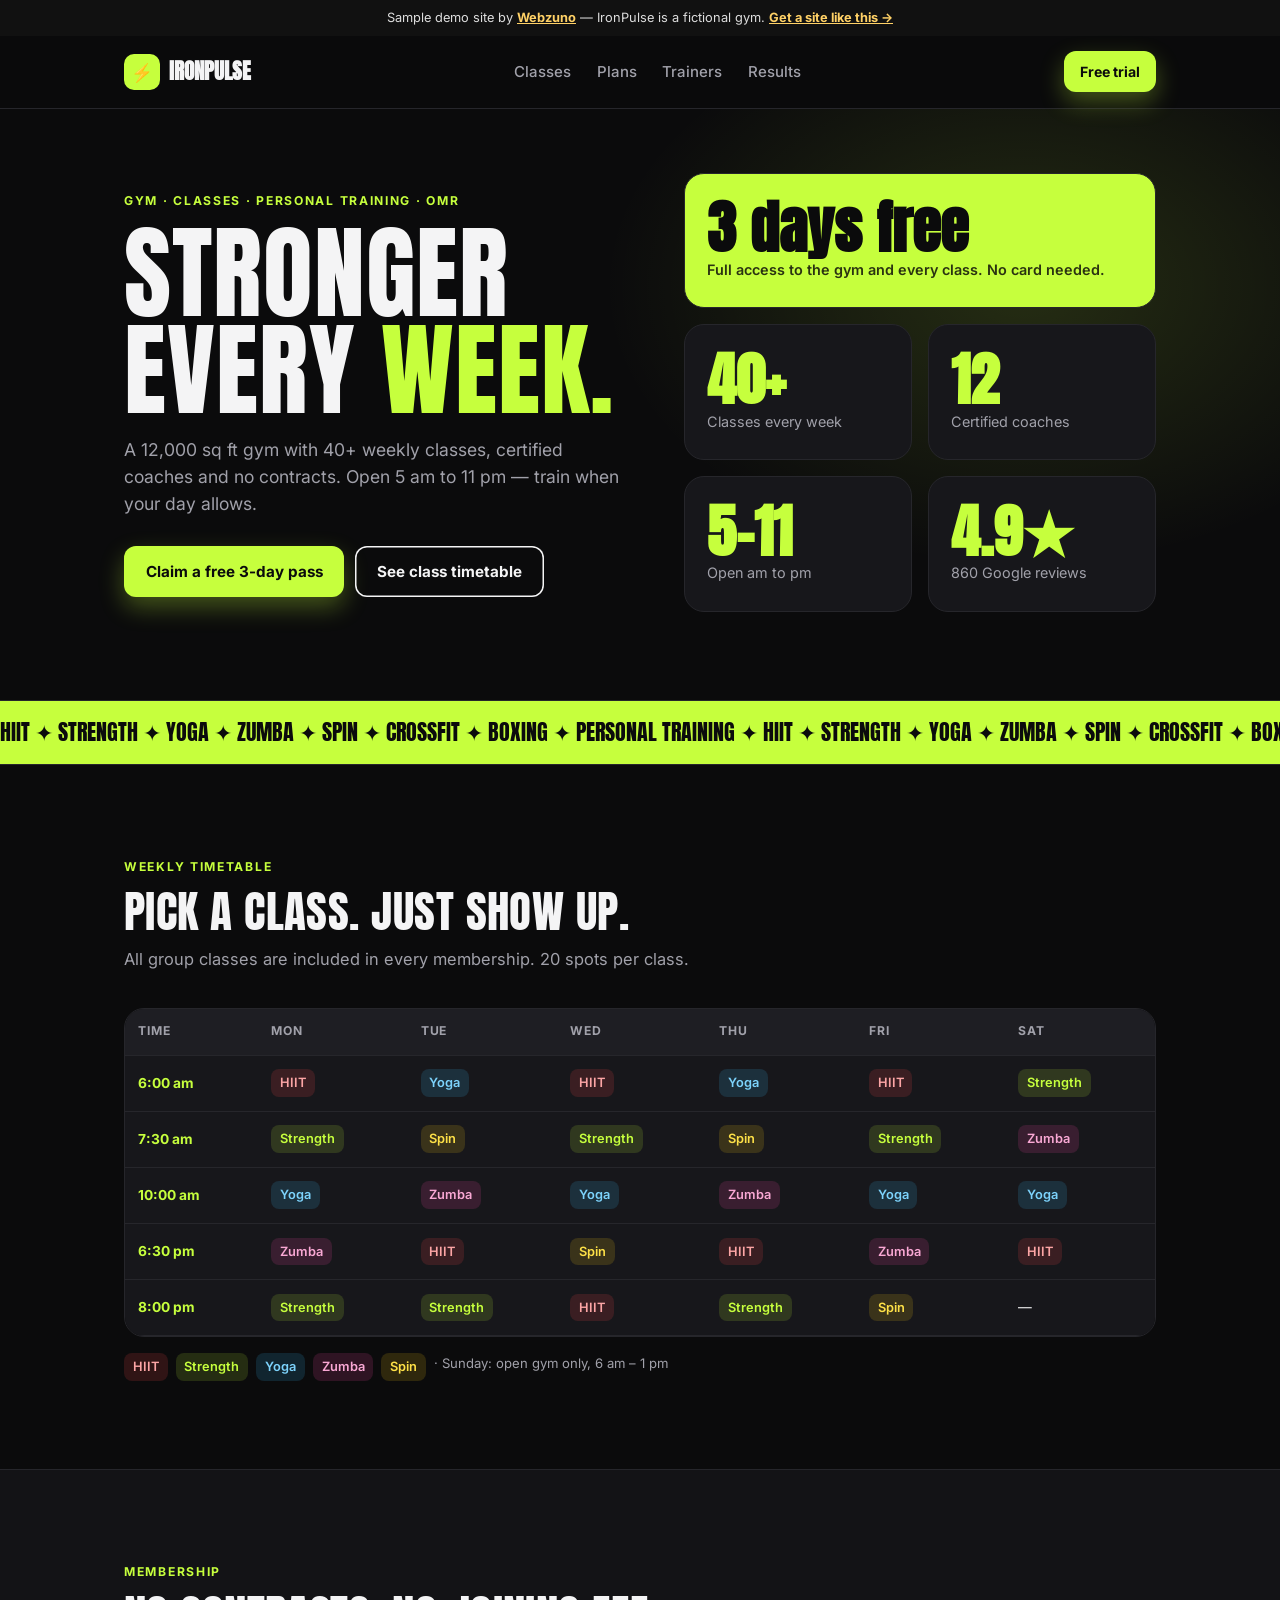
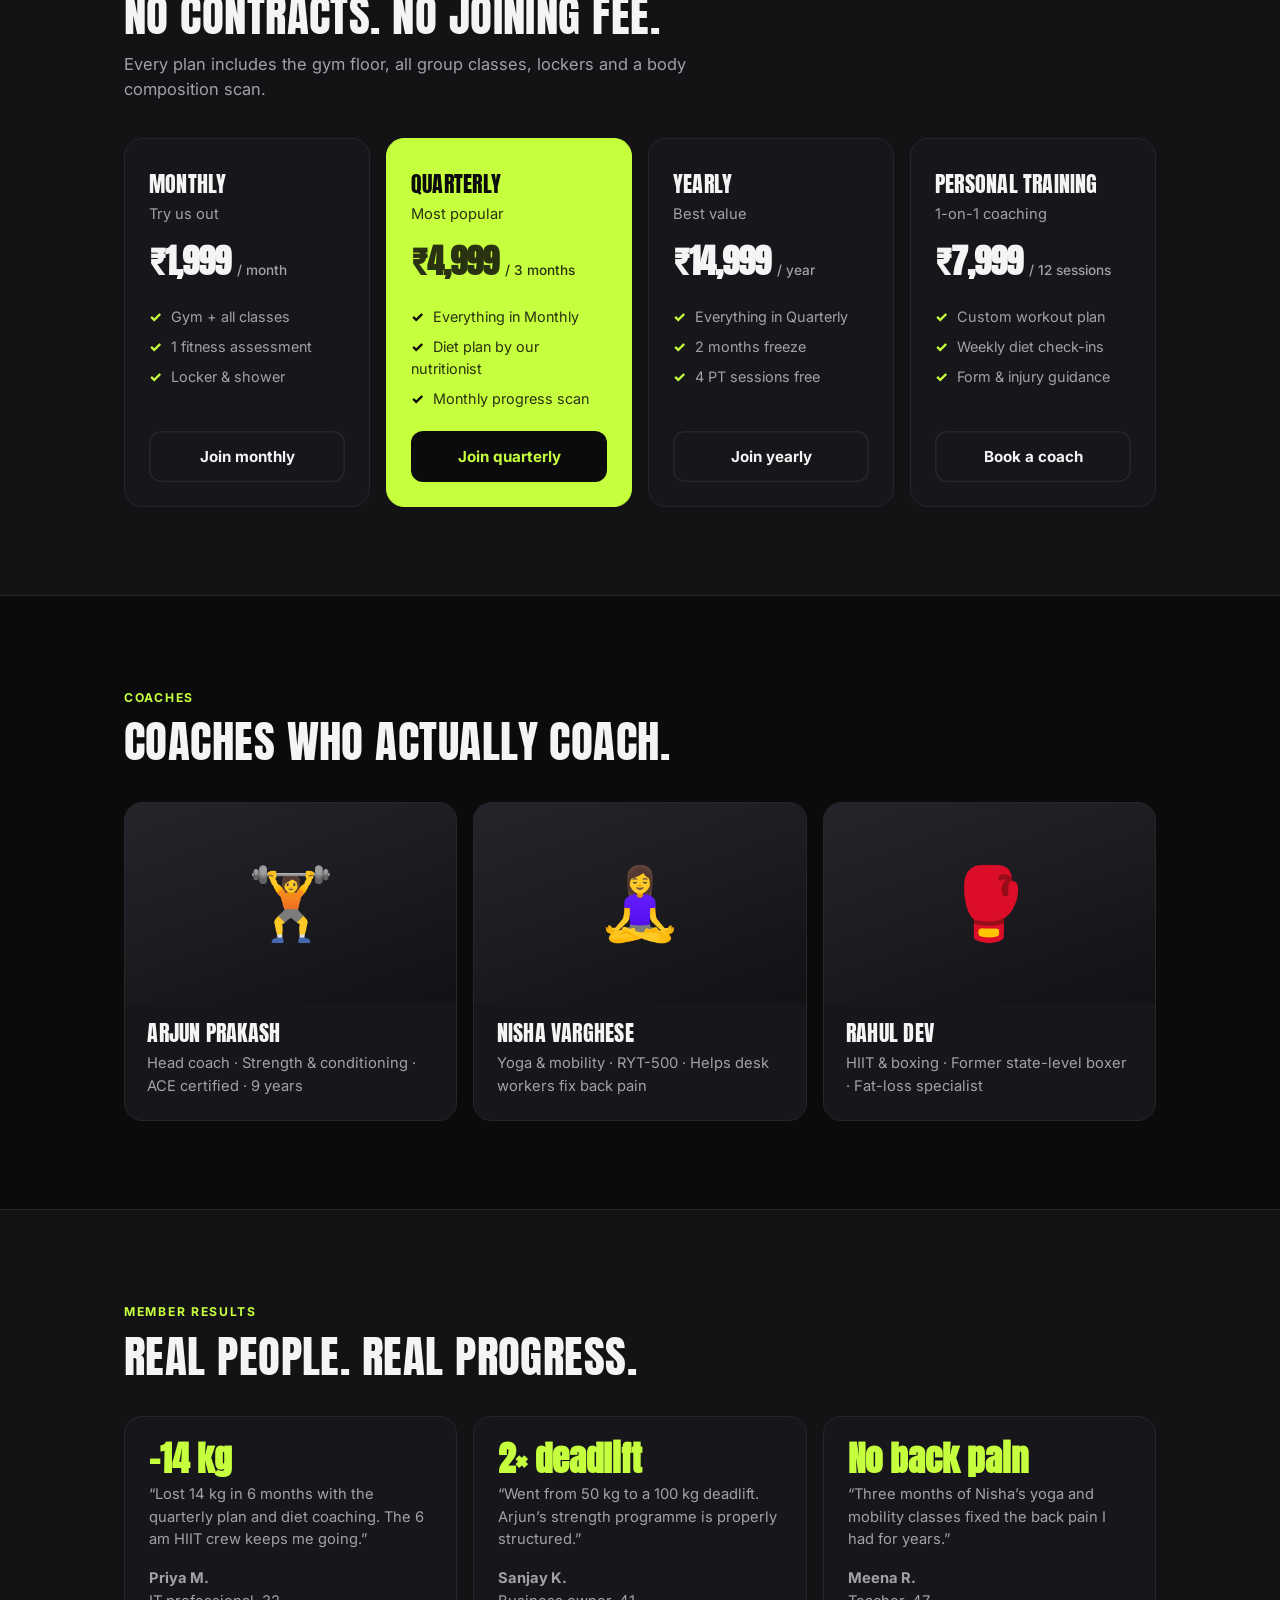
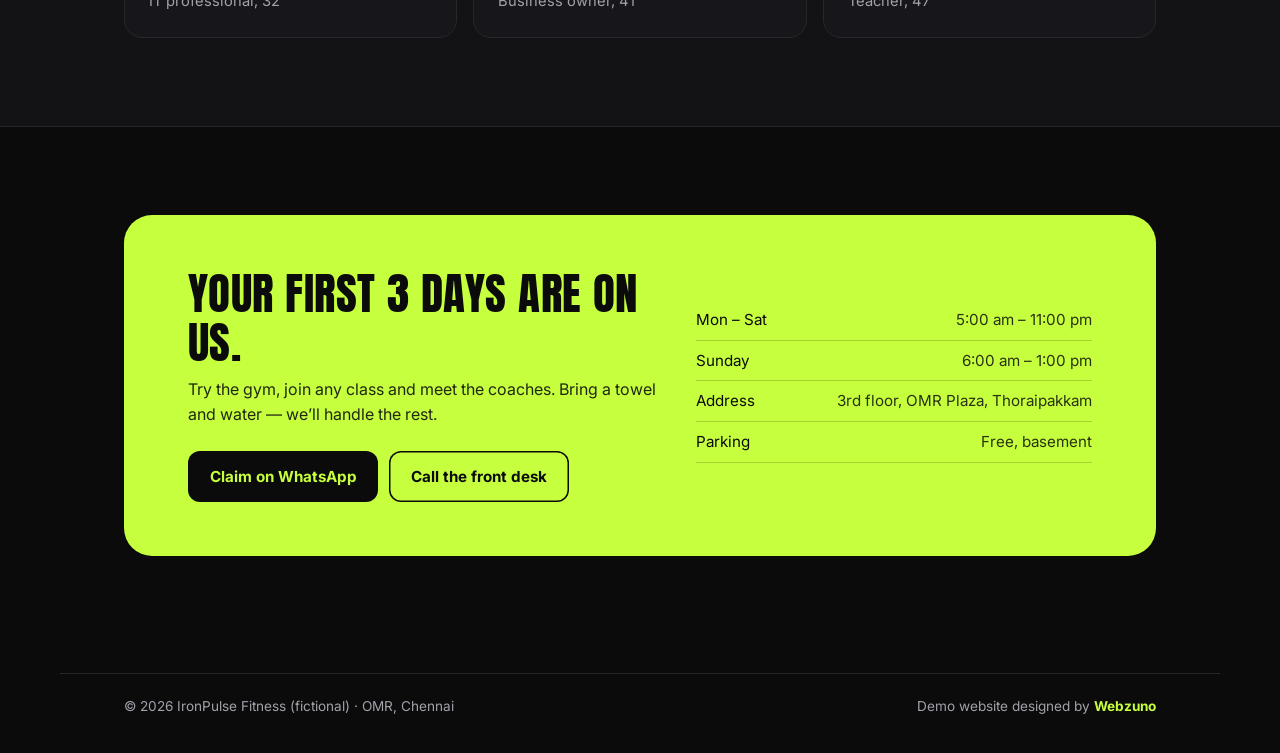
<file: demos/gym.html>
<!DOCTYPE html>
<html lang="en">
<head>
  <meta charset="UTF-8">
  <meta name="viewport" content="width=device-width, initial-scale=1.0">
  <title>IronPulse Fitness — Gym &amp; group classes, OMR (Webzuno demo)</title>
  <meta name="description" content="Sample demo site by Webzuno: a neighbourhood gym with a class timetable, membership plans, trainers and a free trial pass.">
  <meta name="robots" content="noindex">
  <link rel="icon" type="image/png" href="../assets/favicon-32.png">
  <link rel="preconnect" href="https://fonts.googleapis.com">
  <link rel="preconnect" href="https://fonts.gstatic.com" crossorigin>
  <link href="https://fonts.googleapis.com/css2?family=Anton&family=Inter:wght@400;500;600;700&display=swap" rel="stylesheet">
  <link rel="stylesheet" href="demo.css">
  <style>
    :root {
      --brand: #c6ff3d;
      --brand-ink: #0b0b0c;
      --accent: #c6ff3d;
      --bg: #0b0b0c;
      --bg-alt: #131316;
      --card: #17171b;
      --ink: #f4f4f5;
      --dim: #a1a1aa;
      --line: #26262b;
      --display: "Anton", Impact, sans-serif;
      --body: "Inter", sans-serif;
    }
    h1, h2, h3 { font-weight: 400; letter-spacing: 0.01em; text-transform: uppercase; }
    .card h3 { font-size: 1.35rem; }
    .icon { background: rgba(198, 255, 61, 0.12); }
    .hero { position: relative; overflow: hidden; }
    .hero::before { content: ""; position: absolute; inset: 0; background: radial-gradient(600px 400px at 80% 30%, rgba(198, 255, 61, 0.14), transparent 70%); pointer-events: none; }
    .hero h1 { font-size: clamp(3.2rem, 8vw, 6.6rem); line-height: 0.95; }
    .hero h1 span { color: var(--brand); }
    .stat-board { position: relative; display: grid; grid-template-columns: 1fr 1fr; gap: 1rem; }
    .stat { padding: 1.6rem 1.4rem; border-radius: 20px; background: var(--card); border: 1px solid var(--line); }
    .stat b { display: block; font-family: var(--display); font-size: clamp(2.6rem, 5vw, 3.6rem); line-height: 1; color: var(--brand); }
    .stat span { color: var(--dim); font-size: 0.9rem; }
    .stat.big { grid-column: 1 / -1; background: var(--brand); color: var(--brand-ink); }
    .stat.big b { color: var(--brand-ink); }
    .stat.big span { color: #2a3311; font-weight: 600; }
    .marquee { overflow: hidden; border-block: 1px solid var(--line); background: var(--brand); color: var(--brand-ink); padding: 0.9rem 0; font-family: var(--display); font-size: 1.4rem; text-transform: uppercase; white-space: nowrap; }
    .marquee div { display: inline-block; animation: slide 22s linear infinite; }
    @keyframes slide { to { transform: translateX(-50%); } }
    .table-wrap { overflow-x: auto; border-radius: 20px; border: 1px solid var(--line); }
    .timetable { width: 100%; min-width: 760px; border-collapse: collapse; background: var(--card); }
    .timetable th, .timetable td { padding: 0.85rem 0.8rem; border-bottom: 1px solid var(--line); text-align: left; font-size: 0.86rem; }
    .timetable thead th { background: #1e1e23; color: var(--dim); font-size: 0.76rem; text-transform: uppercase; letter-spacing: 0.08em; }
    .timetable tbody th { color: var(--brand); white-space: nowrap; font-weight: 700; }
    .cls { display: inline-block; padding: 0.25rem 0.55rem; border-radius: 8px; font-weight: 600; font-size: 0.8rem; }
    .c-hiit { background: rgba(239, 68, 68, 0.16); color: #fca5a5; }
    .c-yoga { background: rgba(56, 189, 248, 0.15); color: #7dd3fc; }
    .c-zumba { background: rgba(236, 72, 153, 0.16); color: #f9a8d4; }
    .c-str { background: rgba(198, 255, 61, 0.14); color: var(--brand); }
    .c-spin { background: rgba(250, 204, 21, 0.15); color: #fde047; }
    .legend { display: flex; flex-wrap: wrap; gap: 0.5rem; margin-top: 1rem; font-size: 0.82rem; color: var(--dim); }
    .plan { display: flex; flex-direction: column; }
    .plan .btn { margin-top: auto; }
    .plan.hot { background: var(--brand); color: var(--brand-ink); border-color: var(--brand); }
    .plan.hot p, .plan.hot .ticks, .plan.hot .price small { color: #2a3311; }
    .plan.hot .ticks li::before { color: var(--brand-ink); }
    .plan.hot .btn { background: var(--brand-ink); color: var(--brand); }
    .plan:not(.hot) .btn { box-shadow: inset 0 0 0 1.5px var(--line); }
    .trainer { overflow: hidden; padding: 0; }
    .trainer .photo { height: 200px; display: grid; place-items: center; font-size: 4.4rem; background: linear-gradient(160deg, #24242b, #121215); }
    .trainer div:last-child { padding: 1.2rem 1.4rem 1.4rem; }
    .trainer h3 { margin-top: 0; }
    .story b { display: block; font-family: var(--display); font-size: 2.2rem; color: var(--brand); line-height: 1; margin-bottom: 0.4rem; }
    .trial { display: grid; grid-template-columns: 1.2fr 1fr; gap: 2rem; align-items: center; text-align: left; }
    .trial .btns { justify-content: flex-start; }
    .trial .info-list li { border-color: rgba(11, 11, 12, 0.18); }
    .trial .info-list li span { color: #2a3311; }
    @media (max-width: 960px) { .trial { grid-template-columns: 1fr; } }
    @media (prefers-reduced-motion: reduce) { .marquee div { animation: none; } }
  </style>
</head>
<body>
  <div class="ribbon">Sample demo site by <a href="../index.html#work">Webzuno</a> — IronPulse is a fictional gym. <a href="../index.html#cta">Get a site like this →</a></div>

  <header class="nav">
    <div class="wrap">
      <a class="logo" href="#top"><span class="logo-mark">⚡</span>IRONPULSE</a>
      <nav class="nav-links" aria-label="Main"><a href="#classes">Classes</a><a href="#plans">Plans</a><a href="#trainers">Trainers</a><a href="#stories">Results</a></nav>
      <a class="btn btn-brand" href="#trial">Free trial</a>
    </div>
  </header>

  <main id="top">
    <section class="hero">
      <div class="wrap hero-grid">
        <div>
          <span class="tag">Gym · Classes · Personal training · OMR</span>
          <h1>Stronger<br>every <span>week.</span></h1>
          <p class="lead">A 12,000 sq ft gym with 40+ weekly classes, certified coaches and no contracts. Open 5 am to 11 pm — train when your day allows.</p>
          <div class="btns">
            <a class="btn btn-brand" href="#trial">Claim a free 3-day pass</a>
            <a class="btn btn-line" href="#classes">See class timetable</a>
          </div>
        </div>
        <div class="stat-board">
          <div class="stat big"><b>3 days free</b><span>Full access to the gym and every class. No card needed.</span></div>
          <div class="stat"><b>40+</b><span>Classes every week</span></div>
          <div class="stat"><b>12</b><span>Certified coaches</span></div>
          <div class="stat"><b>5–11</b><span>Open am to pm</span></div>
          <div class="stat"><b>4.9★</b><span>860 Google reviews</span></div>
        </div>
      </div>
    </section>

    <div class="marquee" aria-hidden="true"><div>HIIT ✦ STRENGTH ✦ YOGA ✦ ZUMBA ✦ SPIN ✦ CROSSFIT ✦ BOXING ✦ PERSONAL TRAINING ✦ HIIT ✦ STRENGTH ✦ YOGA ✦ ZUMBA ✦ SPIN ✦ CROSSFIT ✦ BOXING ✦ PERSONAL TRAINING ✦&nbsp;</div></div>

    <section id="classes">
      <div class="wrap">
        <div class="head"><span class="tag">Weekly timetable</span><h2>Pick a class. Just show up.</h2><p>All group classes are included in every membership. 20 spots per class.</p></div>
        <div class="table-wrap">
          <table class="timetable">
            <thead><tr><th>Time</th><th>Mon</th><th>Tue</th><th>Wed</th><th>Thu</th><th>Fri</th><th>Sat</th></tr></thead>
            <tbody>
              <tr><th>6:00 am</th><td><span class="cls c-hiit">HIIT</span></td><td><span class="cls c-yoga">Yoga</span></td><td><span class="cls c-hiit">HIIT</span></td><td><span class="cls c-yoga">Yoga</span></td><td><span class="cls c-hiit">HIIT</span></td><td><span class="cls c-str">Strength</span></td></tr>
              <tr><th>7:30 am</th><td><span class="cls c-str">Strength</span></td><td><span class="cls c-spin">Spin</span></td><td><span class="cls c-str">Strength</span></td><td><span class="cls c-spin">Spin</span></td><td><span class="cls c-str">Strength</span></td><td><span class="cls c-zumba">Zumba</span></td></tr>
              <tr><th>10:00 am</th><td><span class="cls c-yoga">Yoga</span></td><td><span class="cls c-zumba">Zumba</span></td><td><span class="cls c-yoga">Yoga</span></td><td><span class="cls c-zumba">Zumba</span></td><td><span class="cls c-yoga">Yoga</span></td><td><span class="cls c-yoga">Yoga</span></td></tr>
              <tr><th>6:30 pm</th><td><span class="cls c-zumba">Zumba</span></td><td><span class="cls c-hiit">HIIT</span></td><td><span class="cls c-spin">Spin</span></td><td><span class="cls c-hiit">HIIT</span></td><td><span class="cls c-zumba">Zumba</span></td><td><span class="cls c-hiit">HIIT</span></td></tr>
              <tr><th>8:00 pm</th><td><span class="cls c-str">Strength</span></td><td><span class="cls c-str">Strength</span></td><td><span class="cls c-hiit">HIIT</span></td><td><span class="cls c-str">Strength</span></td><td><span class="cls c-spin">Spin</span></td><td>—</td></tr>
            </tbody>
          </table>
        </div>
        <p class="legend"><span class="cls c-hiit">HIIT</span><span class="cls c-str">Strength</span><span class="cls c-yoga">Yoga</span><span class="cls c-zumba">Zumba</span><span class="cls c-spin">Spin</span> · Sunday: open gym only, 6 am – 1 pm</p>
      </div>
    </section>

    <section class="alt" id="plans">
      <div class="wrap">
        <div class="head"><span class="tag">Membership</span><h2>No contracts. No joining fee.</h2><p>Every plan includes the gym floor, all group classes, lockers and a body composition scan.</p></div>
        <div class="grid-4">
          <article class="card plan"><h3>Monthly</h3><p>Try us out</p><p class="price">₹1,999 <small>/ month</small></p><ul class="ticks"><li>Gym + all classes</li><li>1 fitness assessment</li><li>Locker &amp; shower</li></ul><a class="btn" href="#" data-demo-contact="WhatsApp">Join monthly</a></article>
          <article class="card plan hot"><h3>Quarterly</h3><p>Most popular</p><p class="price">₹4,999 <small>/ 3 months</small></p><ul class="ticks"><li>Everything in Monthly</li><li>Diet plan by our nutritionist</li><li>Monthly progress scan</li></ul><a class="btn" href="#" data-demo-contact="WhatsApp">Join quarterly</a></article>
          <article class="card plan"><h3>Yearly</h3><p>Best value</p><p class="price">₹14,999 <small>/ year</small></p><ul class="ticks"><li>Everything in Quarterly</li><li>2 months freeze</li><li>4 PT sessions free</li></ul><a class="btn" href="#" data-demo-contact="WhatsApp">Join yearly</a></article>
          <article class="card plan"><h3>Personal training</h3><p>1-on-1 coaching</p><p class="price">₹7,999 <small>/ 12 sessions</small></p><ul class="ticks"><li>Custom workout plan</li><li>Weekly diet check-ins</li><li>Form &amp; injury guidance</li></ul><a class="btn" href="#" data-demo-contact="WhatsApp">Book a coach</a></article>
        </div>
      </div>
    </section>

    <section id="trainers">
      <div class="wrap">
        <div class="head"><span class="tag">Coaches</span><h2>Coaches who actually coach.</h2></div>
        <div class="grid-3">
          <article class="card trainer"><div class="photo" aria-hidden="true">🏋️</div><div><h3>Arjun Prakash</h3><p>Head coach · Strength &amp; conditioning · ACE certified · 9 years</p></div></article>
          <article class="card trainer"><div class="photo" aria-hidden="true">🧘‍♀️</div><div><h3>Nisha Varghese</h3><p>Yoga &amp; mobility · RYT-500 · Helps desk workers fix back pain</p></div></article>
          <article class="card trainer"><div class="photo" aria-hidden="true">🥊</div><div><h3>Rahul Dev</h3><p>HIIT &amp; boxing · Former state-level boxer · Fat-loss specialist</p></div></article>
        </div>
      </div>
    </section>

    <section class="alt" id="stories">
      <div class="wrap">
        <div class="head"><span class="tag">Member results</span><h2>Real people. Real progress.</h2></div>
        <div class="grid-3">
          <article class="card story"><b>−14 kg</b><p>“Lost 14 kg in 6 months with the quarterly plan and diet coaching. The 6 am HIIT crew keeps me going.”</p><p class="who" style="margin-top:1rem">Priya M.<span>IT professional, 32</span></p></article>
          <article class="card story"><b>2× deadlift</b><p>“Went from 50 kg to a 100 kg deadlift. Arjun’s strength programme is properly structured.”</p><p class="who" style="margin-top:1rem">Sanjay K.<span>Business owner, 41</span></p></article>
          <article class="card story"><b>No back pain</b><p>“Three months of Nisha’s yoga and mobility classes fixed the back pain I had for years.”</p><p class="who" style="margin-top:1rem">Meena R.<span>Teacher, 47</span></p></article>
        </div>
      </div>
    </section>

    <section id="trial">
      <div class="wrap">
        <div class="cta-band trial">
          <div>
            <h2>Your first 3 days are on us.</h2>
            <p>Try the gym, join any class and meet the coaches. Bring a towel and water — we’ll handle the rest.</p>
            <div class="btns"><a class="btn" style="background:#0b0b0c;color:#c6ff3d" href="#" data-demo-contact="WhatsApp">Claim on WhatsApp</a><a class="btn btn-line" href="#" data-demo-contact="Calling">Call the front desk</a></div>
          </div>
          <ul class="info-list">
            <li>Mon – Sat <span>5:00 am – 11:00 pm</span></li>
            <li>Sunday <span>6:00 am – 1:00 pm</span></li>
            <li>Address <span>3rd floor, OMR Plaza, Thoraipakkam</span></li>
            <li>Parking <span>Free, basement</span></li>
          </ul>
        </div>
      </div>
    </section>
  </main>

  <footer><div class="wrap"><span>© 2026 IronPulse Fitness (fictional) · OMR, Chennai</span><span>Demo website designed by <a href="../index.html">Webzuno</a></span></div></footer>
  <script>
    document.addEventListener('click', function (e) {
      var link = e.target.closest('[data-demo-contact]');
      if (!link) return;
      e.preventDefault();
      var toast = document.getElementById('demo-contact-toast');
      if (!toast) {
        toast = document.createElement('div');
        toast.id = 'demo-contact-toast';
        toast.setAttribute('role', 'status');
        toast.style.cssText = 'position:fixed;left:50%;bottom:24px;transform:translateX(-50%);z-index:9999;background:#111;color:#fff;padding:10px 18px;border-radius:999px;font:500 14px/1.4 system-ui,sans-serif;box-shadow:0 6px 20px rgba(0,0,0,.25);opacity:0;transition:opacity .2s;pointer-events:none';
        document.body.appendChild(toast);
      }
      toast.textContent = 'Demo only \u2014 ' + link.getAttribute('data-demo-contact') + ' is disabled on this sample site.';
      toast.style.opacity = '1';
      clearTimeout(toast._t);
      toast._t = setTimeout(function () { toast.style.opacity = '0'; }, 2200);
    });
  </script>
</body>
</html>
</file>
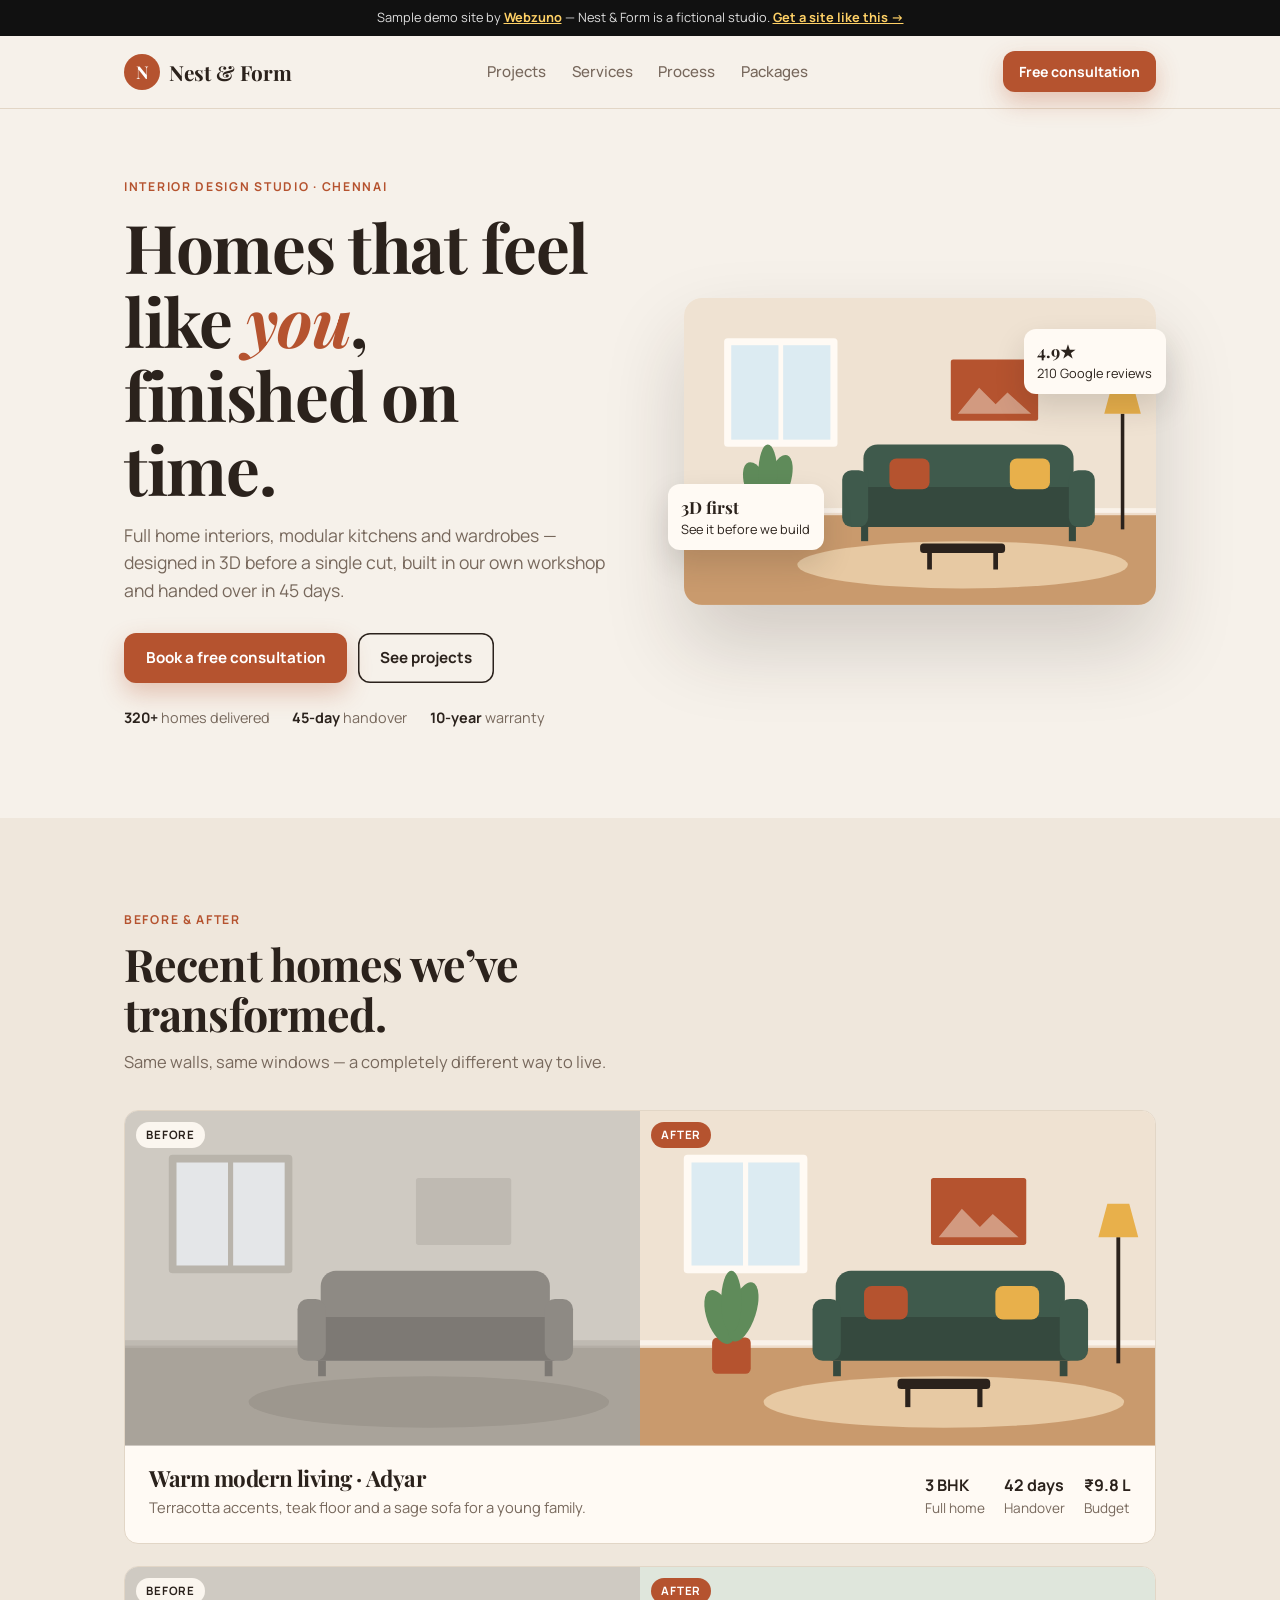
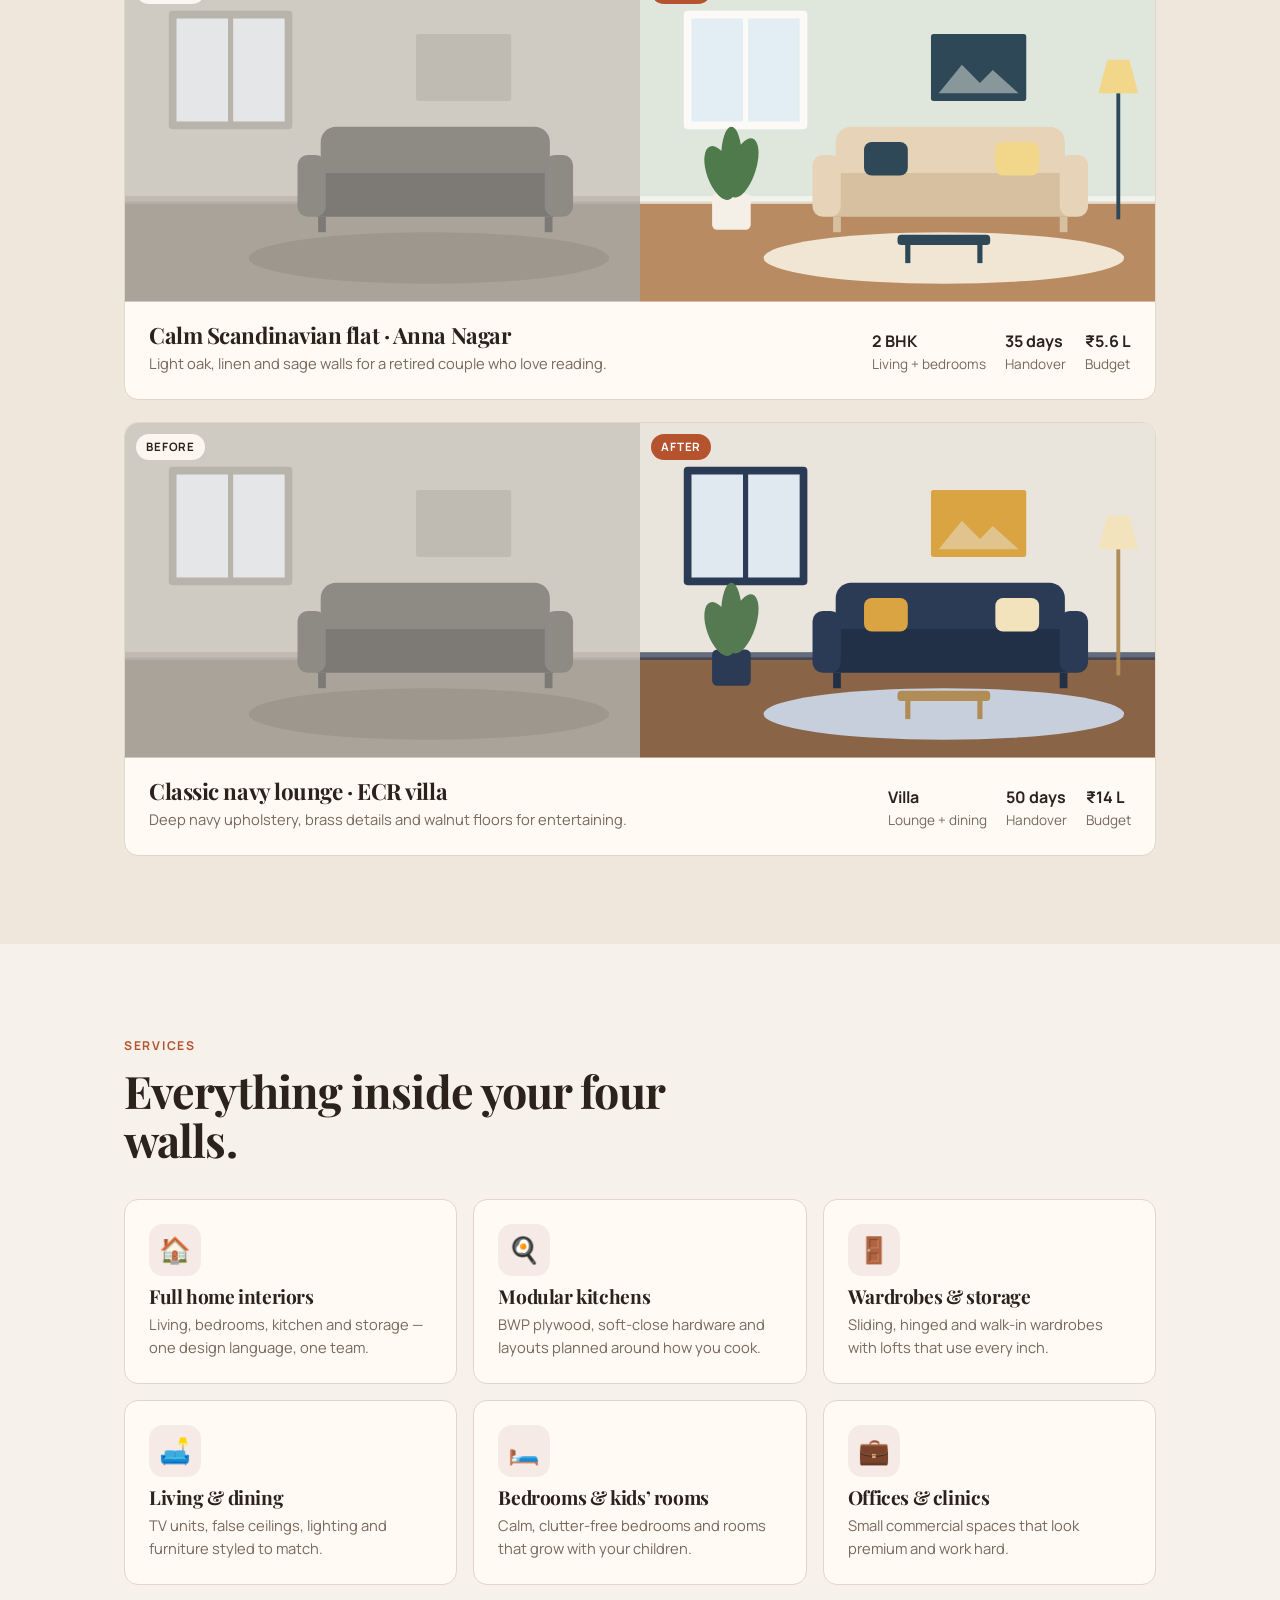
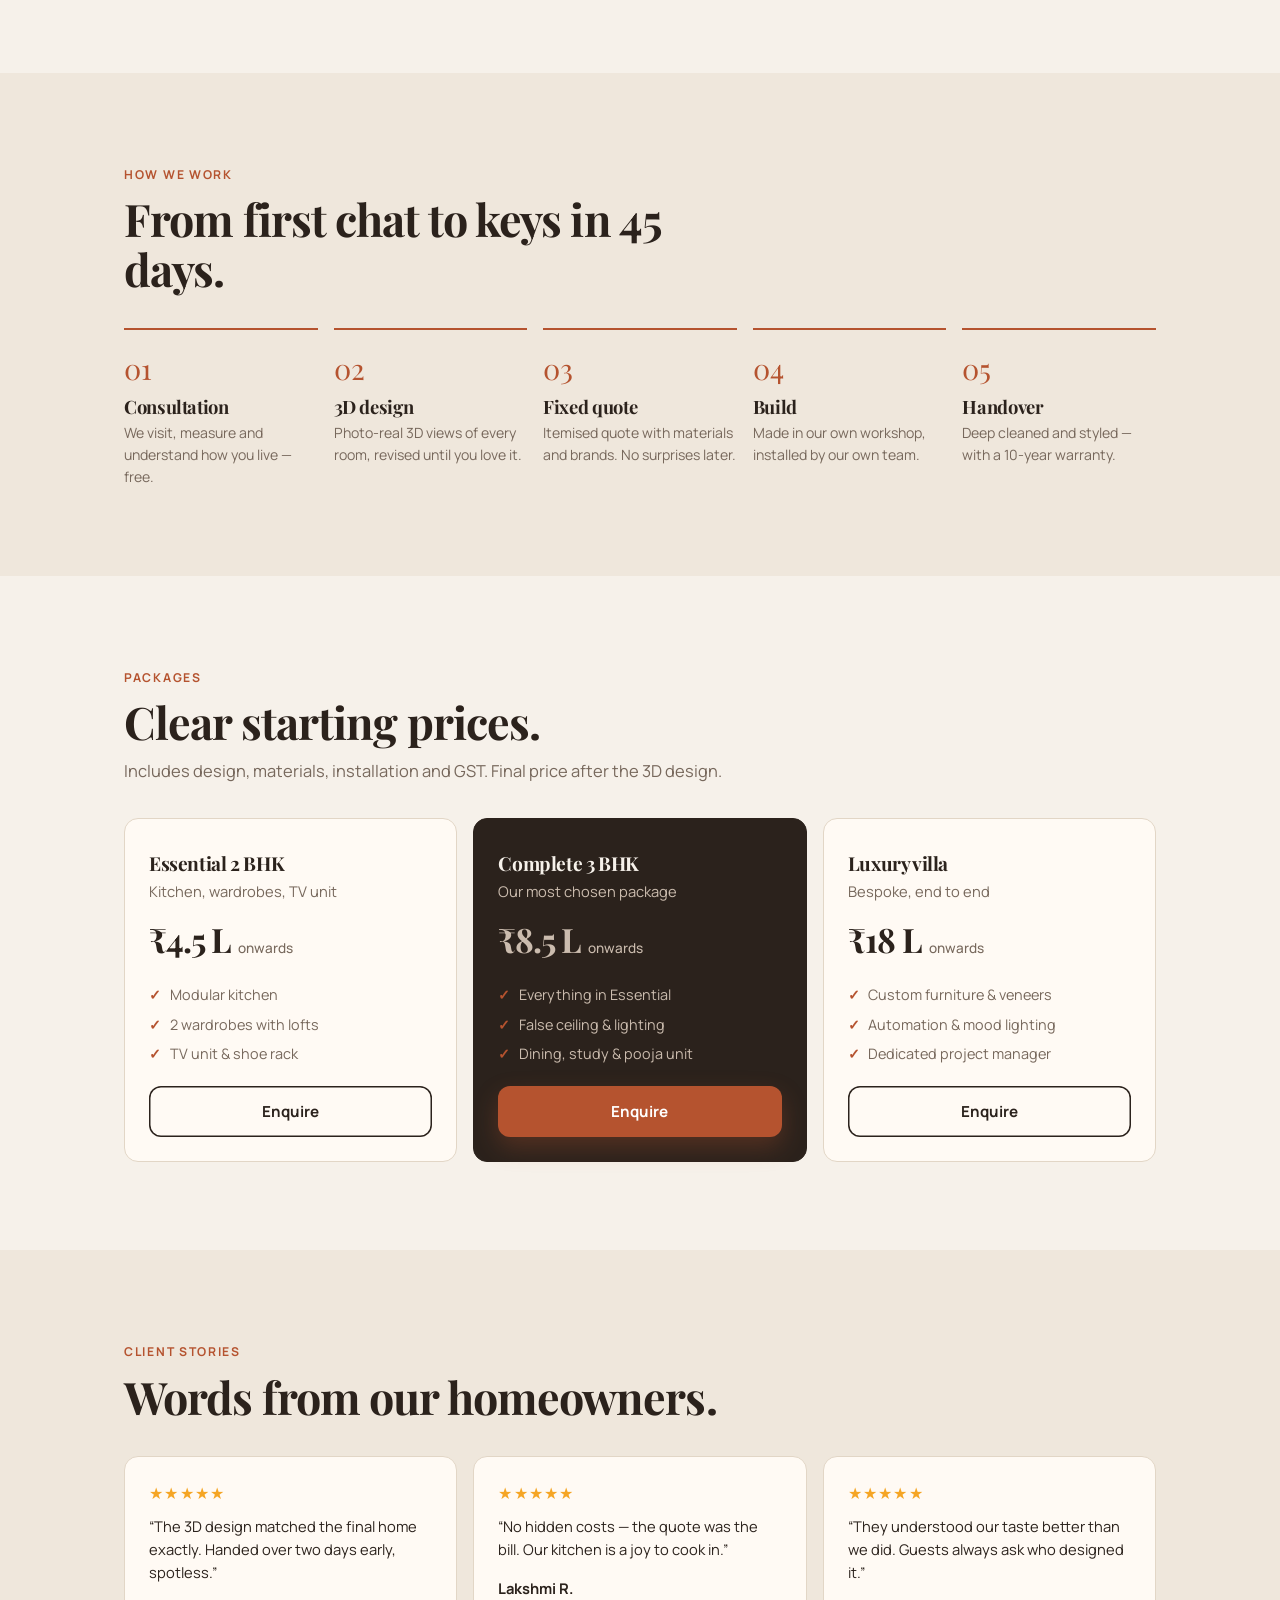
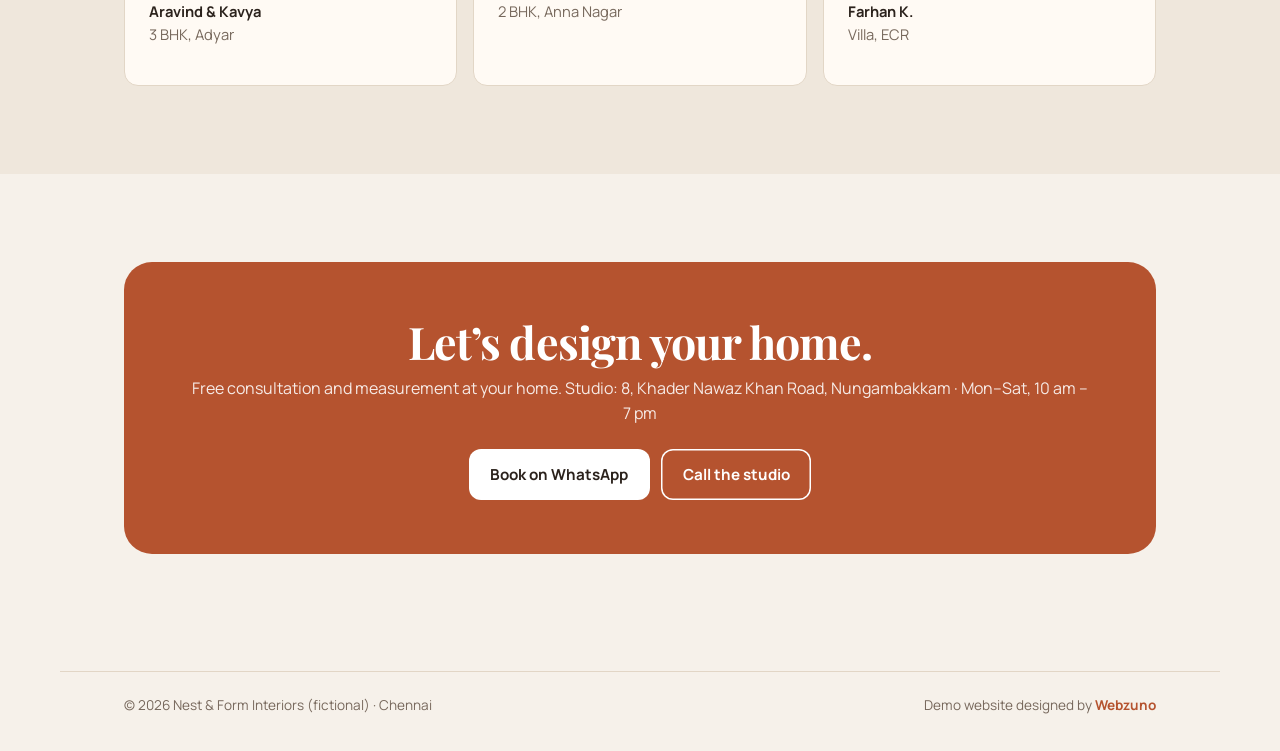
<file: demos/interior.html>
<!DOCTYPE html>
<html lang="en">
<head>
  <meta charset="UTF-8">
  <meta name="viewport" content="width=device-width, initial-scale=1.0">
  <title>Nest &amp; Form Interiors — Home interiors, Chennai (Webzuno demo)</title>
  <meta name="description" content="Sample demo site by Webzuno: an interior design studio with before/after projects, services, process and packages.">
  <meta name="robots" content="noindex">
  <link rel="icon" type="image/png" href="../assets/favicon-32.png">
  <link rel="preconnect" href="https://fonts.googleapis.com">
  <link rel="preconnect" href="https://fonts.gstatic.com" crossorigin>
  <link href="https://fonts.googleapis.com/css2?family=Playfair+Display:ital,wght@0,600;0,700;1,600&family=Manrope:wght@400;500;600;700&display=swap" rel="stylesheet">
  <link rel="stylesheet" href="demo.css">
  <style>
    :root {
      --brand: #b5532f;
      --accent: #b5532f;
      --bg: #f6f1ea;
      --bg-alt: #efe7dc;
      --card: #fffaf4;
      --line: #e2d6c6;
      --ink: #2b221c;
      --dim: #77685c;
      --display: "Playfair Display", Georgia, serif;
      --body: "Manrope", sans-serif;
      --radius: 14px;
    }
    .alt { border: 0; }
    .hero h1 em { color: var(--brand); }
    .room { width: 100%; height: auto; border-radius: 18px; }
    .room-hero { box-shadow: 0 40px 80px rgba(43, 34, 28, 0.18); }
    .hero-art { position: relative; }
    .hero-art .chip { position: absolute; background: #fffaf4; border-radius: 12px; padding: 0.6rem 0.85rem; font-size: 0.8rem; box-shadow: 0 14px 30px rgba(43, 34, 28, 0.15); }
    .hero-art .chip b { display: block; font-family: var(--display); font-size: 1.05rem; }
    .chip-a { left: -16px; bottom: 18%; }
    .chip-b { right: -10px; top: 10%; }

    /* Palettes for the shared room illustration */
    .p-before { --wall: #cfcac2; --floor: #a9a39a; --window: #e4e6e8; --frame: #b9b4ab; --art: #bfbab2; --rug: #9d978e; --sofa: #8e8a84; --sofa-2: #7d7974; --lamp: #8e8a84; --shade: #b8b3ab; --plant: #8f9a8a; --pot: #9a948c; --extras: 0.0; }
    .p-terracotta { --wall: #efe2d2; --floor: #c99a6d; --window: #dcebf2; --frame: #fffaf4; --art: #b5532f; --rug: #e7c9a3; --sofa: #3f5a4c; --sofa-2: #35493e; --lamp: #2b221c; --shade: #e8b04b; --plant: #5f8b5a; --pot: #b5532f; --extras: 1; }
    .p-sage { --wall: #dfe6dc; --floor: #b88b62; --window: #e2eef3; --frame: #fbfaf6; --art: #2f4858; --rug: #f1e6d4; --sofa: #e6d3b8; --sofa-2: #d6c09f; --lamp: #2f4858; --shade: #f2d68a; --plant: #4f7a4b; --pot: #f4f0e8; --extras: 1; }
    .p-navy { --wall: #e9e4dc; --floor: #8a6447; --window: #dfe9ef; --frame: #2b3a55; --art: #d9a441; --rug: #c7cfdc; --sofa: #2b3a55; --sofa-2: #223047; --lamp: #b08d57; --shade: #f3e3bd; --plant: #557a52; --pot: #2b3a55; --extras: 1; }

    .project { padding: 0; overflow: hidden; }
    .pair { display: grid; grid-template-columns: 1fr 1fr; }
    .pair figure { position: relative; }
    .pair figcaption { position: absolute; left: 0.7rem; top: 0.7rem; background: rgba(255, 250, 244, 0.92); padding: 0.25rem 0.6rem; border-radius: 999px; font-size: 0.72rem; font-weight: 700; letter-spacing: 0.08em; text-transform: uppercase; }
    .pair figure:last-child figcaption { background: var(--brand); color: #fff; }
    .pair .room { border-radius: 0; }
    .project-body { padding: 1.3rem 1.5rem 1.5rem; display: flex; justify-content: space-between; gap: 1rem; flex-wrap: wrap; align-items: end; }
    .project-body h3 { margin: 0 0 0.3rem; font-size: 1.4rem; }
    .project-meta { display: flex; gap: 1.2rem; font-size: 0.85rem; color: var(--dim); }
    .project-meta b { color: var(--ink); display: block; font-size: 1rem; }
    .projects { display: grid; gap: 1.4rem; }

    .steps { display: grid; grid-template-columns: repeat(5, 1fr); gap: 1rem; counter-reset: s; }
    .step { border-top: 2px solid var(--brand); padding-top: 1rem; }
    .step::before { counter-increment: s; content: "0" counter(s); font-family: var(--display); font-size: 1.8rem; color: var(--brand); }
    .step h3 { font-size: 1.15rem; margin: 0.4rem 0 0.3rem; }
    .step p { color: var(--dim); font-size: 0.88rem; }
    .pack { display: flex; flex-direction: column; }
    .pack .btn { margin-top: auto; }
    .pack.hot { background: var(--ink); color: #f6f1ea; border-color: var(--ink); }
    .pack.hot p, .pack.hot .ticks, .pack.hot .price small { color: #cbbcae; }
    .pack:not(.hot) .btn { box-shadow: inset 0 0 0 1.5px var(--ink); }
    @media (max-width: 960px) { .steps { grid-template-columns: repeat(2, 1fr); } }
    @media (max-width: 600px) { .steps { grid-template-columns: 1fr; } .chip-a, .chip-b { display: none; } }
  </style>
</head>
<body>
  <svg width="0" height="0" style="position:absolute" aria-hidden="true">
    <symbol id="room" viewBox="0 0 400 260">
      <rect width="400" height="182" style="fill:var(--wall)"/>
      <rect y="182" width="400" height="78" style="fill:var(--floor)"/>
      <rect x="0" y="178" width="400" height="6" style="fill:var(--frame)" opacity="0.7"/>
      <rect x="34" y="34" width="96" height="92" rx="3" style="fill:var(--frame)"/>
      <rect x="40" y="40" width="40" height="80" style="fill:var(--window)"/>
      <rect x="84" y="40" width="40" height="80" style="fill:var(--window)"/>
      <rect x="226" y="52" width="74" height="52" rx="2" style="fill:var(--art)"/>
      <path d="M232 98l18-22 14 14 10-10 20 18z" style="fill:var(--wall);opacity:calc(var(--extras) * 0.5)"/>
      <ellipse cx="236" cy="226" rx="140" ry="20" style="fill:var(--rug)"/>
      <rect x="152" y="124" width="178" height="52" rx="12" style="fill:var(--sofa)"/>
      <rect x="142" y="160" width="198" height="34" rx="9" style="fill:var(--sofa-2)"/>
      <rect x="134" y="146" width="22" height="48" rx="8" style="fill:var(--sofa)"/>
      <rect x="326" y="146" width="22" height="48" rx="8" style="fill:var(--sofa)"/>
      <rect x="150" y="194" width="6" height="12" style="fill:var(--sofa-2)"/>
      <rect x="326" y="194" width="6" height="12" style="fill:var(--sofa-2)"/>
      <g style="opacity:var(--extras)">
        <rect x="174" y="136" width="34" height="26" rx="6" style="fill:var(--art)"/>
        <rect x="276" y="136" width="34" height="26" rx="6" style="fill:var(--shade)"/>
        <rect x="200" y="208" width="72" height="8" rx="3" style="fill:var(--lamp)"/>
        <rect x="206" y="214" width="4" height="16" style="fill:var(--lamp)"/>
        <rect x="262" y="214" width="4" height="16" style="fill:var(--lamp)"/>
        <rect x="370" y="98" width="3" height="98" style="fill:var(--lamp)"/>
        <path d="M356 98h31l-7-26h-17z" style="fill:var(--shade)"/>
        <rect x="56" y="176" width="30" height="28" rx="4" style="fill:var(--pot)"/>
        <ellipse cx="62" cy="160" rx="10" ry="22" style="fill:var(--plant)" transform="rotate(-20 62 160)"/>
        <ellipse cx="80" cy="156" rx="10" ry="24" style="fill:var(--plant)" transform="rotate(18 80 156)"/>
        <ellipse cx="71" cy="148" rx="8" ry="24" style="fill:var(--plant)"/>
      </g>
    </symbol>
  </svg>

  <div class="ribbon">Sample demo site by <a href="../index.html#work">Webzuno</a> — Nest &amp; Form is a fictional studio. <a href="../index.html#cta">Get a site like this →</a></div>

  <header class="nav">
    <div class="wrap">
      <a class="logo" href="#top"><span class="logo-mark" style="border-radius:50%">N</span>Nest &amp; Form</a>
      <nav class="nav-links" aria-label="Main"><a href="#work">Projects</a><a href="#services">Services</a><a href="#process">Process</a><a href="#packages">Packages</a></nav>
      <a class="btn btn-brand btn-hide" href="#consult">Free consultation</a>
    </div>
  </header>

  <main id="top">
    <section class="hero">
      <div class="wrap hero-grid">
        <div>
          <span class="tag">Interior design studio · Chennai</span>
          <h1>Homes that feel like <em>you</em>, finished on time.</h1>
          <p class="lead">Full home interiors, modular kitchens and wardrobes — designed in 3D before a single cut, built in our own workshop and handed over in 45 days.</p>
          <div class="btns">
            <a class="btn btn-brand" href="#consult">Book a free consultation</a>
            <a class="btn btn-line" href="#work">See projects</a>
          </div>
          <p class="facts"><span><b>320+</b> homes delivered</span><span><b>45-day</b> handover</span><span><b>10-year</b> warranty</span></p>
        </div>
        <div class="hero-art">
          <svg class="room room-hero p-terracotta" viewBox="0 0 400 260" role="img" aria-label="Illustration of a finished living room"><use href="#room"/></svg>
          <div class="chip chip-a"><b>3D first</b>See it before we build</div>
          <div class="chip chip-b"><b>4.9★</b>210 Google reviews</div>
        </div>
      </div>
    </section>

    <section class="alt" id="work">
      <div class="wrap">
        <div class="head"><span class="tag">Before &amp; after</span><h2>Recent homes we’ve transformed.</h2><p>Same walls, same windows — a completely different way to live.</p></div>
        <div class="projects">
          <article class="card project">
            <div class="pair">
              <figure><svg class="room p-before" viewBox="0 0 400 260" role="img" aria-label="Living room before"><use href="#room"/></svg><figcaption>Before</figcaption></figure>
              <figure><svg class="room p-terracotta" viewBox="0 0 400 260" role="img" aria-label="Living room after"><use href="#room"/></svg><figcaption>After</figcaption></figure>
            </div>
            <div class="project-body"><div><h3>Warm modern living · Adyar</h3><p>Terracotta accents, teak floor and a sage sofa for a young family.</p></div><div class="project-meta"><span><b>3 BHK</b>Full home</span><span><b>42 days</b>Handover</span><span><b>₹9.8 L</b>Budget</span></div></div>
          </article>
          <article class="card project">
            <div class="pair">
              <figure><svg class="room p-before" viewBox="0 0 400 260" role="img" aria-label="Apartment before"><use href="#room"/></svg><figcaption>Before</figcaption></figure>
              <figure><svg class="room p-sage" viewBox="0 0 400 260" role="img" aria-label="Apartment after"><use href="#room"/></svg><figcaption>After</figcaption></figure>
            </div>
            <div class="project-body"><div><h3>Calm Scandinavian flat · Anna Nagar</h3><p>Light oak, linen and sage walls for a retired couple who love reading.</p></div><div class="project-meta"><span><b>2 BHK</b>Living + bedrooms</span><span><b>35 days</b>Handover</span><span><b>₹5.6 L</b>Budget</span></div></div>
          </article>
          <article class="card project">
            <div class="pair">
              <figure><svg class="room p-before" viewBox="0 0 400 260" role="img" aria-label="Villa lounge before"><use href="#room"/></svg><figcaption>Before</figcaption></figure>
              <figure><svg class="room p-navy" viewBox="0 0 400 260" role="img" aria-label="Villa lounge after"><use href="#room"/></svg><figcaption>After</figcaption></figure>
            </div>
            <div class="project-body"><div><h3>Classic navy lounge · ECR villa</h3><p>Deep navy upholstery, brass details and walnut floors for entertaining.</p></div><div class="project-meta"><span><b>Villa</b>Lounge + dining</span><span><b>50 days</b>Handover</span><span><b>₹14 L</b>Budget</span></div></div>
          </article>
        </div>
      </div>
    </section>

    <section id="services">
      <div class="wrap">
        <div class="head"><span class="tag">Services</span><h2>Everything inside your four walls.</h2></div>
        <div class="grid-3">
          <article class="card"><span class="icon">🏠</span><h3>Full home interiors</h3><p>Living, bedrooms, kitchen and storage — one design language, one team.</p></article>
          <article class="card"><span class="icon">🍳</span><h3>Modular kitchens</h3><p>BWP plywood, soft-close hardware and layouts planned around how you cook.</p></article>
          <article class="card"><span class="icon">🚪</span><h3>Wardrobes &amp; storage</h3><p>Sliding, hinged and walk-in wardrobes with lofts that use every inch.</p></article>
          <article class="card"><span class="icon">🛋️</span><h3>Living &amp; dining</h3><p>TV units, false ceilings, lighting and furniture styled to match.</p></article>
          <article class="card"><span class="icon">🛏️</span><h3>Bedrooms &amp; kids’ rooms</h3><p>Calm, clutter-free bedrooms and rooms that grow with your children.</p></article>
          <article class="card"><span class="icon">💼</span><h3>Offices &amp; clinics</h3><p>Small commercial spaces that look premium and work hard.</p></article>
        </div>
      </div>
    </section>

    <section class="alt" id="process">
      <div class="wrap">
        <div class="head"><span class="tag">How we work</span><h2>From first chat to keys in 45 days.</h2></div>
        <div class="steps">
          <article class="step"><h3>Consultation</h3><p>We visit, measure and understand how you live — free.</p></article>
          <article class="step"><h3>3D design</h3><p>Photo-real 3D views of every room, revised until you love it.</p></article>
          <article class="step"><h3>Fixed quote</h3><p>Itemised quote with materials and brands. No surprises later.</p></article>
          <article class="step"><h3>Build</h3><p>Made in our own workshop, installed by our own team.</p></article>
          <article class="step"><h3>Handover</h3><p>Deep cleaned and styled — with a 10-year warranty.</p></article>
        </div>
      </div>
    </section>

    <section id="packages">
      <div class="wrap">
        <div class="head"><span class="tag">Packages</span><h2>Clear starting prices.</h2><p>Includes design, materials, installation and GST. Final price after the 3D design.</p></div>
        <div class="grid-3">
          <article class="card pack"><h3>Essential 2 BHK</h3><p>Kitchen, wardrobes, TV unit</p><p class="price">₹4.5 L <small>onwards</small></p><ul class="ticks"><li>Modular kitchen</li><li>2 wardrobes with lofts</li><li>TV unit &amp; shoe rack</li></ul><a class="btn" href="#" data-demo-contact="WhatsApp">Enquire</a></article>
          <article class="card pack hot"><h3>Complete 3 BHK</h3><p>Our most chosen package</p><p class="price">₹8.5 L <small>onwards</small></p><ul class="ticks"><li>Everything in Essential</li><li>False ceiling &amp; lighting</li><li>Dining, study &amp; pooja unit</li></ul><a class="btn btn-brand" href="#" data-demo-contact="WhatsApp">Enquire</a></article>
          <article class="card pack"><h3>Luxury villa</h3><p>Bespoke, end to end</p><p class="price">₹18 L <small>onwards</small></p><ul class="ticks"><li>Custom furniture &amp; veneers</li><li>Automation &amp; mood lighting</li><li>Dedicated project manager</li></ul><a class="btn" href="#" data-demo-contact="WhatsApp">Enquire</a></article>
        </div>
      </div>
    </section>

    <section class="alt">
      <div class="wrap">
        <div class="head"><span class="tag">Client stories</span><h2>Words from our homeowners.</h2></div>
        <div class="grid-3">
          <article class="card quote"><span class="stars">★★★★★</span><p>“The 3D design matched the final home exactly. Handed over two days early, spotless.”</p><p class="who">Aravind &amp; Kavya<span>3 BHK, Adyar</span></p></article>
          <article class="card quote"><span class="stars">★★★★★</span><p>“No hidden costs — the quote was the bill. Our kitchen is a joy to cook in.”</p><p class="who">Lakshmi R.<span>2 BHK, Anna Nagar</span></p></article>
          <article class="card quote"><span class="stars">★★★★★</span><p>“They understood our taste better than we did. Guests always ask who designed it.”</p><p class="who">Farhan K.<span>Villa, ECR</span></p></article>
        </div>
      </div>
    </section>

    <section id="consult">
      <div class="wrap">
        <div class="cta-band">
          <h2>Let’s design your home.</h2>
          <p>Free consultation and measurement at your home. Studio: 8, Khader Nawaz Khan Road, Nungambakkam · Mon–Sat, 10 am – 7 pm</p>
          <div class="btns"><a class="btn btn-light" href="#" data-demo-contact="WhatsApp">Book on WhatsApp</a><a class="btn btn-line" href="#" data-demo-contact="Calling">Call the studio</a></div>
        </div>
      </div>
    </section>
  </main>

  <footer><div class="wrap"><span>© 2026 Nest &amp; Form Interiors (fictional) · Chennai</span><span>Demo website designed by <a href="../index.html">Webzuno</a></span></div></footer>
  <script>
    document.addEventListener('click', function (e) {
      var link = e.target.closest('[data-demo-contact]');
      if (!link) return;
      e.preventDefault();
      var toast = document.getElementById('demo-contact-toast');
      if (!toast) {
        toast = document.createElement('div');
        toast.id = 'demo-contact-toast';
        toast.setAttribute('role', 'status');
        toast.style.cssText = 'position:fixed;left:50%;bottom:24px;transform:translateX(-50%);z-index:9999;background:#111;color:#fff;padding:10px 18px;border-radius:999px;font:500 14px/1.4 system-ui,sans-serif;box-shadow:0 6px 20px rgba(0,0,0,.25);opacity:0;transition:opacity .2s;pointer-events:none';
        document.body.appendChild(toast);
      }
      toast.textContent = 'Demo only \u2014 ' + link.getAttribute('data-demo-contact') + ' is disabled on this sample site.';
      toast.style.opacity = '1';
      clearTimeout(toast._t);
      toast._t = setTimeout(function () { toast.style.opacity = '0'; }, 2200);
    });
  </script>
</body>
</html>
</file>
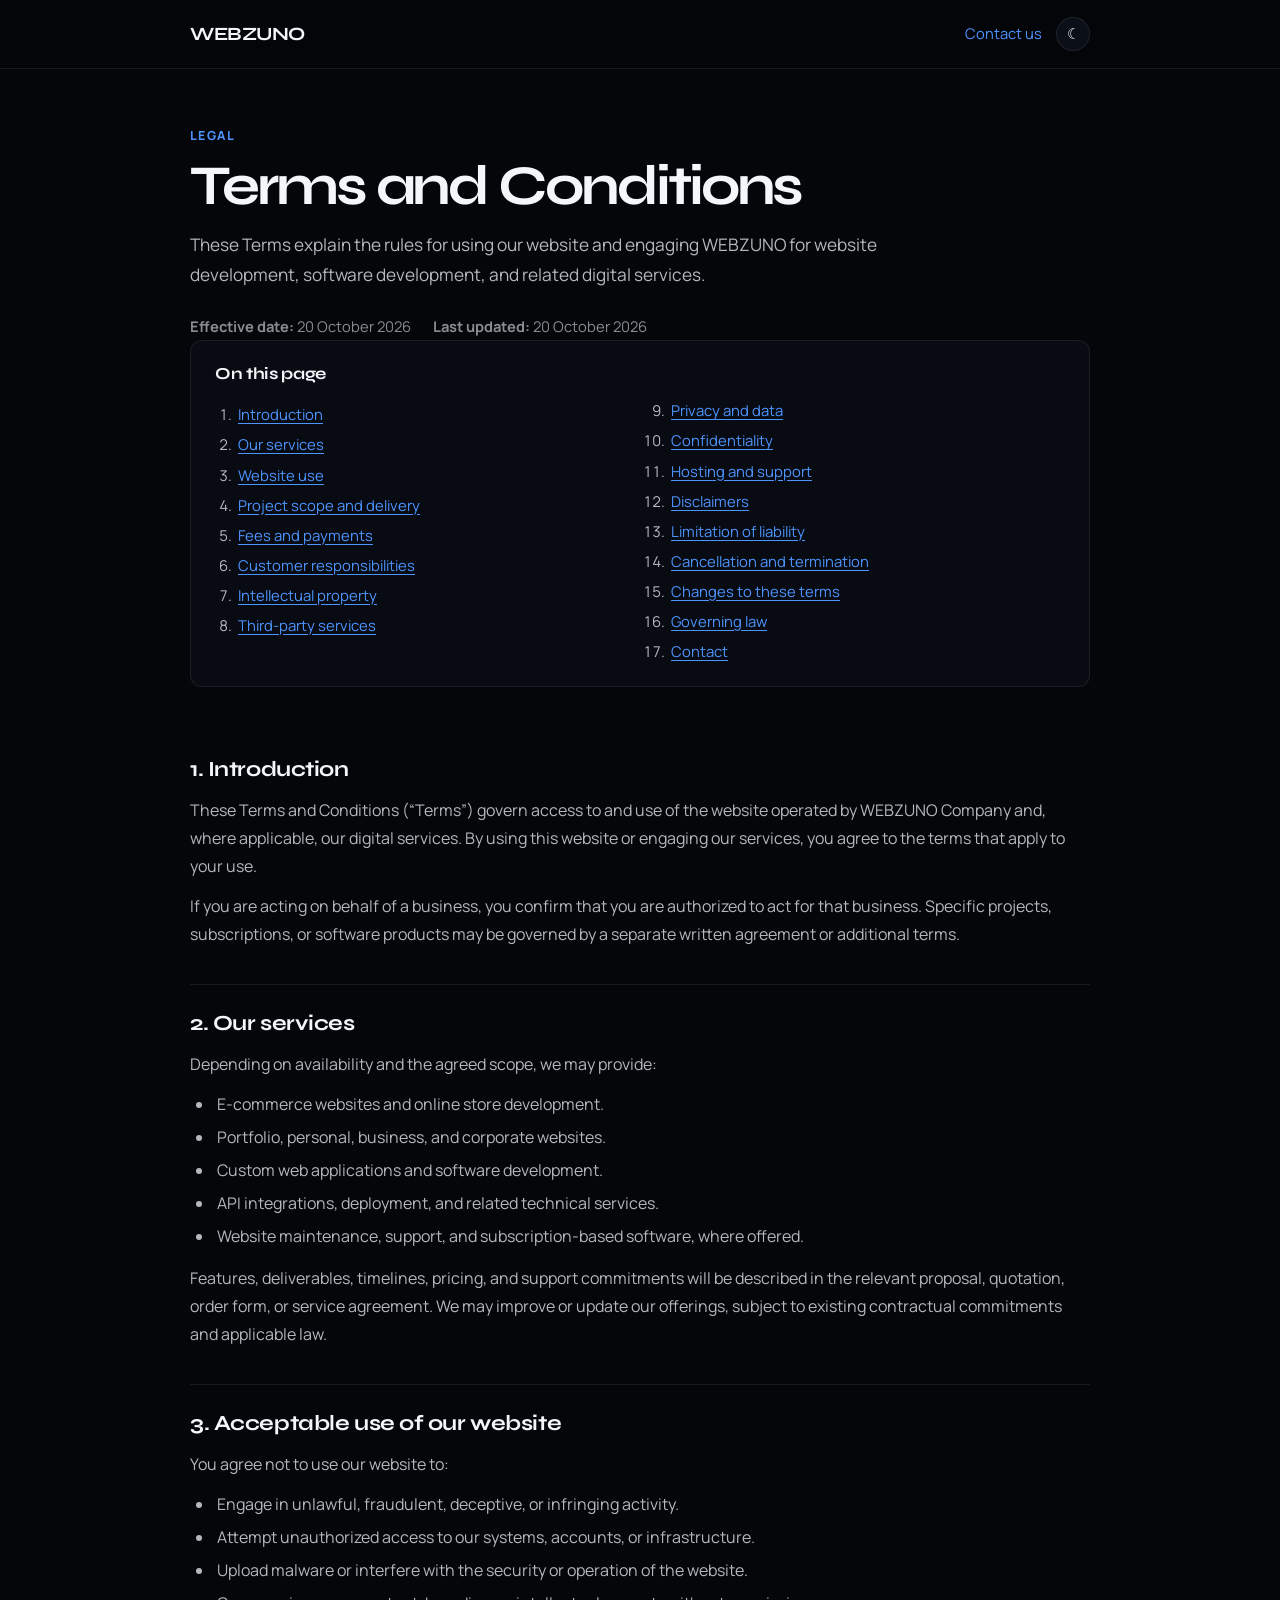
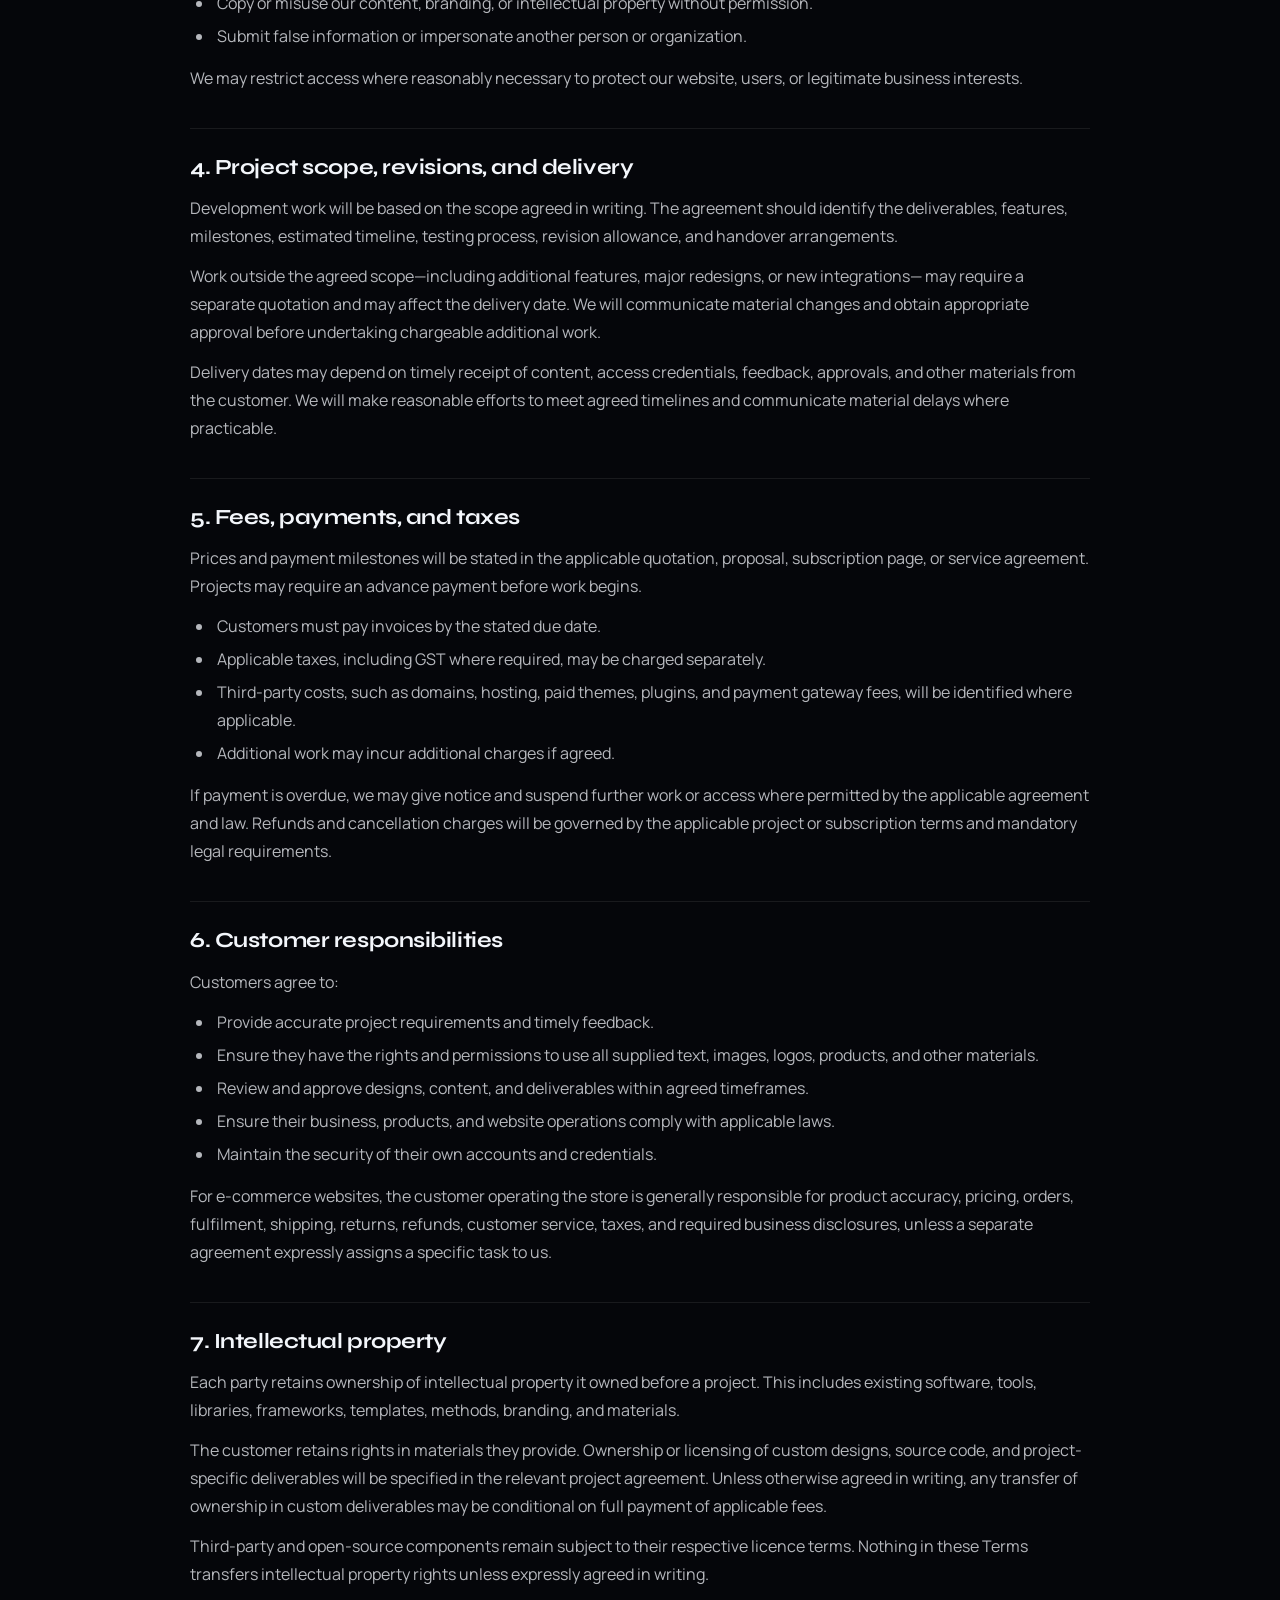
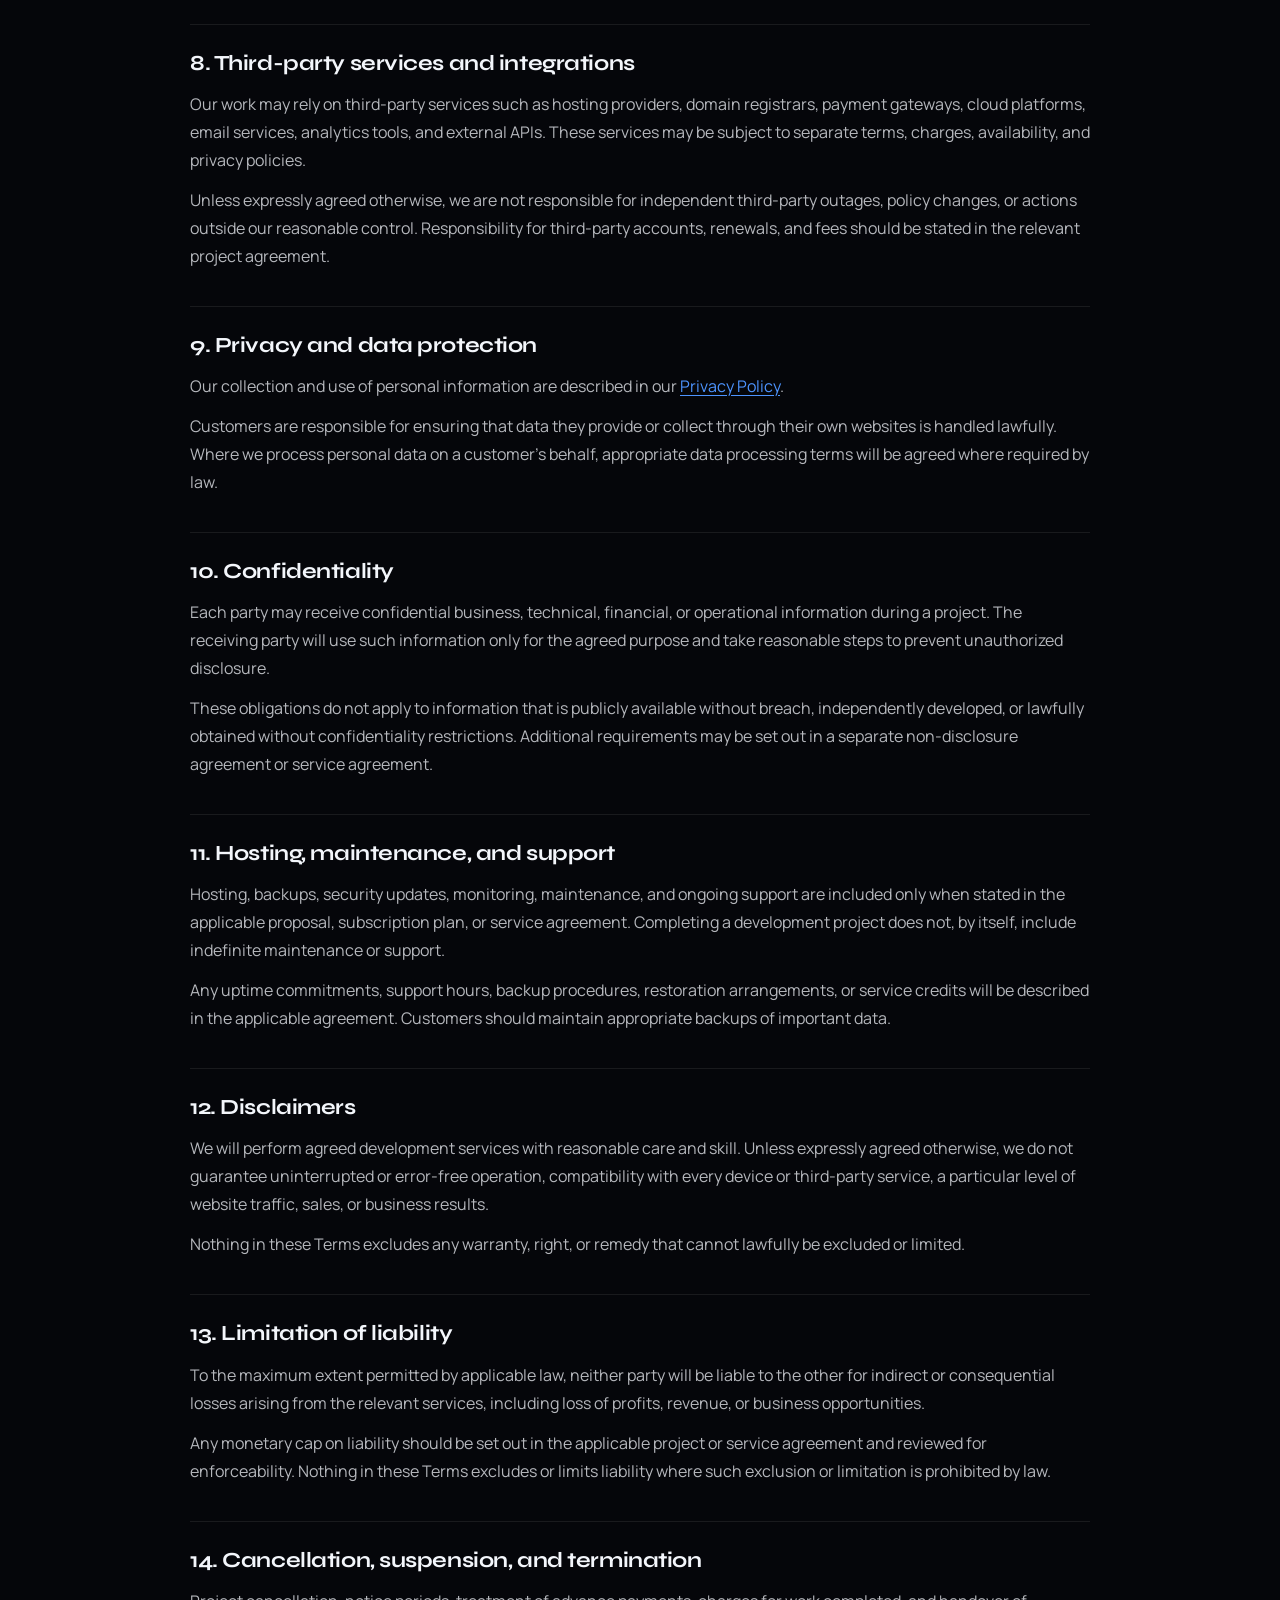
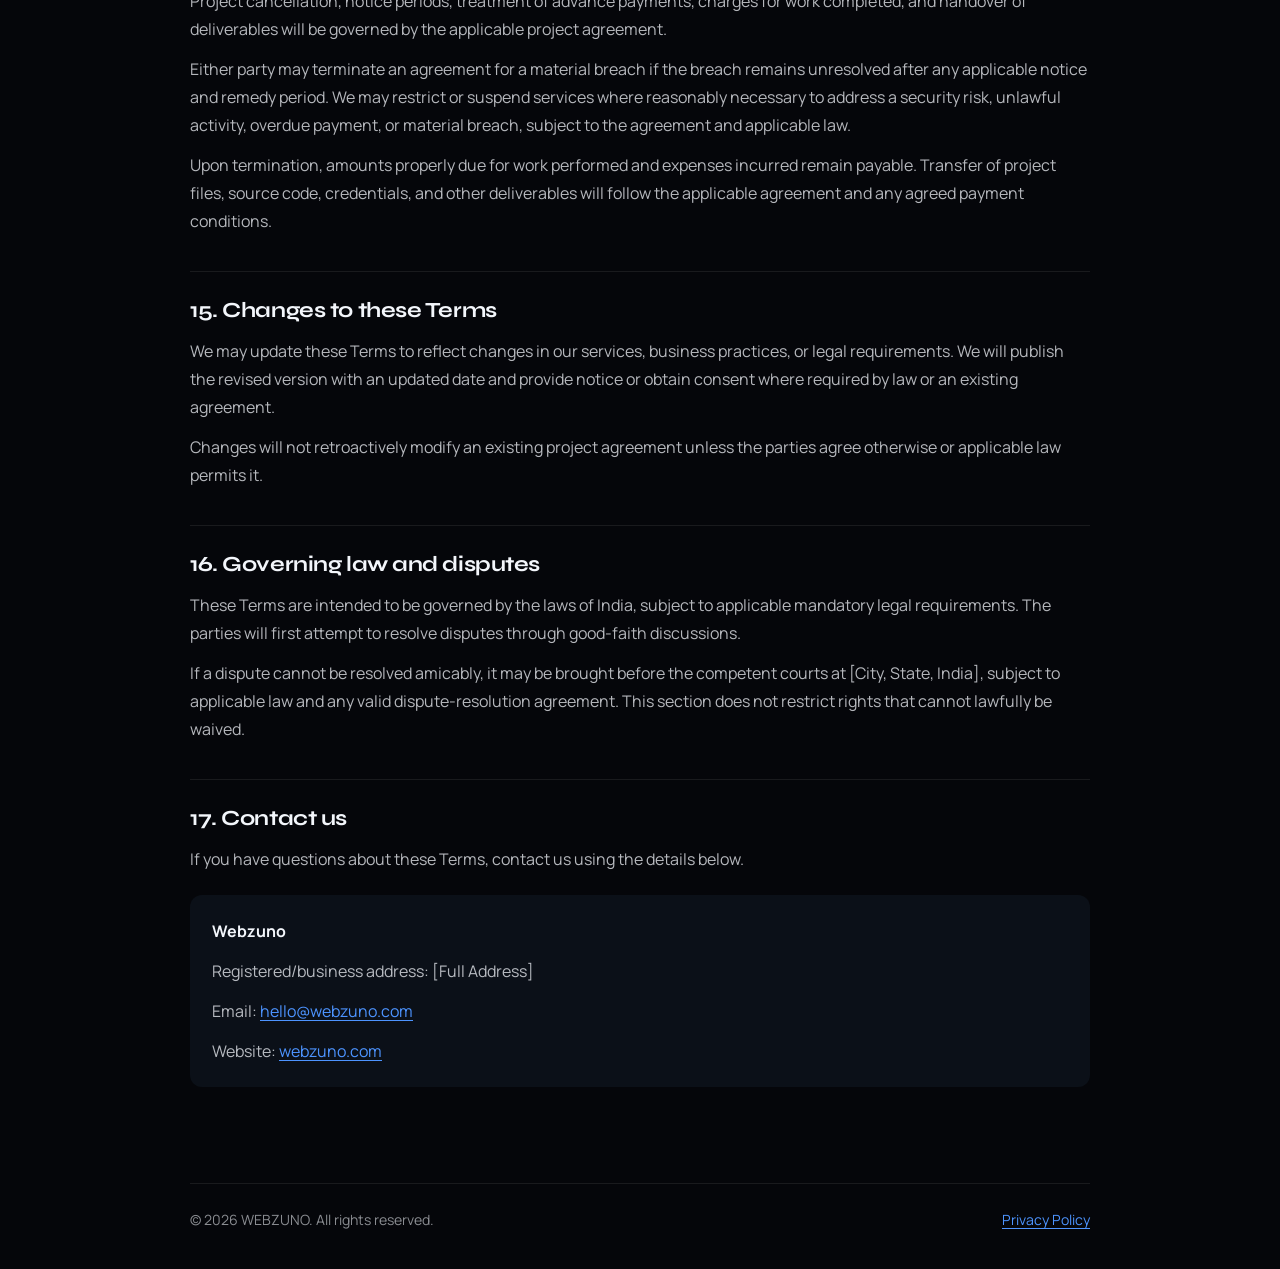
<file: Files/Terms_and_conditions.html>
<!DOCTYPE html>
<html lang="en">
<head>
  <meta charset="UTF-8">
  <meta name="viewport" content="width=device-width, initial-scale=1">
  <meta name="description" content="Terms and Conditions for WEBZUNO, a provider of website development and software solutions.">
  <title>Terms and Conditions | Webzuno</title>
  <meta name="robots" content="index, follow">
  <link rel="canonical" href="https://webzuno.com/Files/Terms_and_conditions.html">
  <link rel="icon" type="image/png" sizes="32x32" href="../assets/favicon-32.png">
  <link rel="apple-touch-icon" href="../assets/apple-touch-icon.png">
  <meta property="og:type" content="website">
  <meta property="og:site_name" content="Webzuno">
  <meta property="og:title" content="Terms and Conditions | Webzuno">
  <meta property="og:description" content="Terms and Conditions for Webzuno website design, development and related digital services.">
  <meta property="og:url" content="https://webzuno.com/Files/Terms_and_conditions.html">
  <meta property="og:image" content="https://webzuno.com/assets/og-image.png">
  <meta property="og:locale" content="en_IN">
  <meta name="twitter:card" content="summary">
  <meta name="twitter:title" content="Terms and Conditions | Webzuno">
  <meta name="twitter:description" content="Terms and Conditions for Webzuno website design, development and related digital services.">
  <script type="application/ld+json">
  {
    "@context": "https://schema.org",
    "@graph": [
      {
        "@type": "WebPage",
        "@id": "https://webzuno.com/Files/Terms_and_conditions.html#webpage",
        "url": "https://webzuno.com/Files/Terms_and_conditions.html",
        "name": "Terms and Conditions | Webzuno",
        "inLanguage": "en-IN",
        "datePublished": "2026-10-20",
        "dateModified": "2026-10-20",
        "isPartOf": { "@id": "https://webzuno.com/#website" },
        "publisher": { "@id": "https://webzuno.com/#business" },
        "breadcrumb": { "@id": "https://webzuno.com/Files/Terms_and_conditions.html#breadcrumb" }
      },
      {
        "@type": "BreadcrumbList",
        "@id": "https://webzuno.com/Files/Terms_and_conditions.html#breadcrumb",
        "itemListElement": [
          { "@type": "ListItem", "position": 1, "name": "Webzuno", "item": "https://webzuno.com/" },
          { "@type": "ListItem", "position": 2, "name": "Terms and Conditions" }
        ]
      }
    ]
  }
  </script>
  <link rel="preconnect" href="https://fonts.googleapis.com">
  <link rel="preconnect" href="https://fonts.gstatic.com" crossorigin>
  <link href="https://fonts.googleapis.com/css2?family=Manrope:wght@400;500;600;700&family=Syne:wght@600;700&display=swap" rel="stylesheet">
  <script>
    document.documentElement.dataset.theme = localStorage.getItem("webzuno-theme") || "dark";
  </script>
  <style>
    :root,
    [data-theme="dark"] {
      color-scheme: dark;
      --bg: #05060a;
      --ink: #f3f6fb;
      --soft: rgba(243, 246, 251, 0.74);
      --muted: rgba(243, 246, 251, 0.56);
      --line: rgba(255, 255, 255, 0.08);
      --surface: #0b1018;
      --card: #080b12;
      --accent: #4d94ff;
      --nav-blur: rgba(5, 6, 10, 0.72);
      --max-width: 900px;
    }
    [data-theme="light"] {
      color-scheme: light;
      --bg: #f4f7fb;
      --ink: #0b1220;
      --soft: rgba(11, 18, 32, 0.74);
      --muted: rgba(11, 18, 32, 0.56);
      --line: rgba(10, 24, 48, 0.1);
      --surface: #ffffff;
      --card: #ffffff;
      --accent: #1558e0;
      --nav-blur: rgba(244, 247, 251, 0.82);
    }
    * { box-sizing: border-box; }
    html { scroll-behavior: smooth; }
    body {
      margin: 0;
      background: var(--bg);
      color: var(--ink);
      font-family: "Manrope", ui-sans-serif, system-ui, -apple-system, "Segoe UI", sans-serif;
      font-size: 16px;
      line-height: 1.75;
      transition: background .3s ease, color .3s ease;
    }
    h1, h2, .brand { font-family: "Syne", "Manrope", sans-serif; }
    a { color: var(--accent); text-underline-offset: 3px; }
    .topbar {
      position: sticky;
      top: 0;
      z-index: 10;
      border-bottom: 1px solid var(--line);
      background: var(--nav-blur);
      backdrop-filter: blur(14px);
    }
    .top-actions { display: flex; align-items: center; gap: 14px; }
    .theme-toggle {
      width: 34px;
      height: 34px;
      display: grid;
      place-items: center;
      border: 1px solid var(--line);
      border-radius: 50%;
      background: var(--surface);
      color: var(--ink);
      font-size: 15px;
      cursor: pointer;
    }
    .brand h3 { margin: 0; }
    .topbar-inner, main, footer {
      width: min(var(--max-width), calc(100% - 40px));
      margin-inline: auto;
    }
    .topbar-inner {
      min-height: 68px;
      display: flex;
      align-items: center;
      justify-content: space-between;
      gap: 16px;
    }
    .brand { font-weight: 750; letter-spacing: -.03em; }
    .brand a { color: var(--ink); text-decoration: none; }
    .top-link { font-size: .92rem; text-decoration: none; }
    main { padding-block: 56px 72px; }
    .eyebrow {
      color: var(--accent);
      font-size: .78rem;
      font-weight: 750;
      letter-spacing: .12em;
      text-transform: uppercase;
    }
    h1 {
      margin: 8px 0 12px;
      font-size: clamp(2.2rem, 6vw, 3.5rem);
      line-height: 1.12;
      letter-spacing: -.055em;
    }
    .intro { max-width: 700px; color: var(--soft); font-size: 1.08rem; }
    .meta {
      display: flex;
      flex-wrap: wrap;
      gap: 10px 22px;
      margin-top: 24px;
      color: var(--muted);
      font-size: .92rem;
    }
    .notice {
      margin: 28px 0 36px;
      padding: 16px 18px;
      border: 1px solid var(--line);
      border-left: 4px solid var(--accent);
      border-radius: 8px;
      background: var(--surface);
      color: var(--soft);
      font-size: .94rem;
    }
    .toc {
      margin: 0 0 44px;
      padding: 22px 24px;
      border: 1px solid var(--line);
      border-radius: 12px;
      background: var(--card);
    }
    .toc h2 { margin: 0 0 12px; font-size: 1.05rem; }
    .toc ol {
      columns: 2;
      column-gap: 36px;
      margin: 0;
      padding-left: 20px;
    }
    .toc li { break-inside: avoid; margin: 4px 0; font-size: .93rem; }
    section { padding: 24px 0; border-bottom: 1px solid var(--line); scroll-margin-top: 24px; }
    section:last-of-type { border-bottom: 0; }
    h2 { margin: 0 0 12px; font-size: 1.35rem; line-height: 1.35; letter-spacing: -.02em; }
    p, li { color: var(--soft); }
    p { margin: 0 0 12px; }
    .contact-card strong { color: var(--ink); }
    ul { margin: 8px 0 14px; padding-left: 24px; }
    li { padding-left: 3px; margin: 5px 0; }
    .contact-card {
      margin-top: 22px;
      padding: 22px;
      border-radius: 12px;
      background: var(--surface);
    }
    .contact-card p:last-child { margin-bottom: 0; }
    footer { padding: 24px 0 36px; border-top: 1px solid var(--line); color: var(--muted); font-size: .88rem; }
    footer .footer-inner { display: flex; justify-content: space-between; gap: 12px; flex-wrap: wrap; }
    @media (max-width: 640px) {
      .topbar-inner, main, footer { width: min(100% - 28px, var(--max-width)); }
      main { padding-top: 38px; }
      .toc ol { columns: 1; }
      .toc { padding: 18px; }
    }
    @media print {
      body { background: #fff; color: #000; }
      p, li { color: #000; }
      .topbar, .toc, footer { display: none; }
      main { width: 100%; padding: 0; }
      a { color: inherit; text-decoration: none; }
      section { break-inside: avoid; }
    }
  </style>
</head>
<body>
  <header class="topbar">
    <div class="topbar-inner">
      <div class="brand"><a href="../index.html" aria-label="WEBZUNO home"><h3>WEBZUNO</h3></a></div>
      <div class="top-actions">
        <a class="top-link" href="mailto:hello@webzuno.com">Contact us</a>
        <button class="theme-toggle" id="theme-toggle" type="button"></button>
      </div>
    </div>
  </header>

  <main>
    <div class="eyebrow">Legal</div>
    <h1>Terms and Conditions</h1>
    <p class="intro">
      These Terms explain the rules for using our website and engaging WEBZUNO
      for website development, software development, and related digital services.
    </p>
    <div class="meta">
      <span><strong>Effective date:</strong> 20 October 2026</span>
      <span><strong>Last updated:</strong> 20 October 2026</span>
    </div>

   

    <nav class="toc" aria-label="Table of contents">
      <h2>On this page</h2>
      <ol>
        <li><a href="#introduction">Introduction</a></li>
        <li><a href="#services">Our services</a></li>
        <li><a href="#website-use">Website use</a></li>
        <li><a href="#projects">Project scope and delivery</a></li>
        <li><a href="#fees">Fees and payments</a></li>
        <li><a href="#client-duties">Customer responsibilities</a></li>
        <li><a href="#ip">Intellectual property</a></li>
        <li><a href="#third-party">Third-party services</a></li>
        <li><a href="#privacy">Privacy and data</a></li>
        <li><a href="#confidentiality">Confidentiality</a></li>
        <li><a href="#support">Hosting and support</a></li>
        <li><a href="#disclaimer">Disclaimers</a></li>
        <li><a href="#liability">Limitation of liability</a></li>
        <li><a href="#termination">Cancellation and termination</a></li>
        <li><a href="#changes">Changes to these terms</a></li>
        <li><a href="#law">Governing law</a></li>
        <li><a href="#contact">Contact</a></li>
      </ol>
    </nav>

    <section id="introduction">
      <h2>1. Introduction</h2>
      <p>
        These Terms and Conditions (“Terms”) govern access to and use of the website operated by
        WEBZUNO Company and, where applicable, our digital services.
        By using this website or engaging our services, you agree to the terms that apply to your use.
      </p>
      <p>
        If you are acting on behalf of a business, you confirm that you are authorized to act for that
        business. Specific projects, subscriptions, or software products may be governed by a separate
        written agreement or additional terms.
      </p>
    </section>

    <section id="services">
      <h2>2. Our services</h2>
      <p>Depending on availability and the agreed scope, we may provide:</p>
      <ul>
        <li>E-commerce websites and online store development.</li>
        <li>Portfolio, personal, business, and corporate websites.</li>
        <li>Custom web applications and software development.</li>
        <li>API integrations, deployment, and related technical services.</li>
        <li>Website maintenance, support, and subscription-based software, where offered.</li>
      </ul>
      <p>
        Features, deliverables, timelines, pricing, and support commitments will be described in the
        relevant proposal, quotation, order form, or service agreement. We may improve or update our
        offerings, subject to existing contractual commitments and applicable law.
      </p>
    </section>

    <section id="website-use">
      <h2>3. Acceptable use of our website</h2>
      <p>You agree not to use our website to:</p>
      <ul>
        <li>Engage in unlawful, fraudulent, deceptive, or infringing activity.</li>
        <li>Attempt unauthorized access to our systems, accounts, or infrastructure.</li>
        <li>Upload malware or interfere with the security or operation of the website.</li>
        <li>Copy or misuse our content, branding, or intellectual property without permission.</li>
        <li>Submit false information or impersonate another person or organization.</li>
      </ul>
      <p>We may restrict access where reasonably necessary to protect our website, users, or legitimate business interests.</p>
    </section>

    <section id="projects">
      <h2>4. Project scope, revisions, and delivery</h2>
      <p>
        Development work will be based on the scope agreed in writing. The agreement should identify
        the deliverables, features, milestones, estimated timeline, testing process, revision allowance,
        and handover arrangements.
      </p>
      <p>
        Work outside the agreed scope—including additional features, major redesigns, or new integrations—
        may require a separate quotation and may affect the delivery date. We will communicate material
        changes and obtain appropriate approval before undertaking chargeable additional work.
      </p>
      <p>
        Delivery dates may depend on timely receipt of content, access credentials, feedback, approvals,
        and other materials from the customer. We will make reasonable efforts to meet agreed timelines
        and communicate material delays where practicable.
      </p>
    </section>

    <section id="fees">
      <h2>5. Fees, payments, and taxes</h2>
      <p>
        Prices and payment milestones will be stated in the applicable quotation, proposal, subscription
        page, or service agreement. Projects may require an advance payment before work begins.
      </p>
      <ul>
        <li>Customers must pay invoices by the stated due date.</li>
        <li>Applicable taxes, including GST where required, may be charged separately.</li>
        <li>Third-party costs, such as domains, hosting, paid themes, plugins, and payment gateway fees, will be identified where applicable.</li>
        <li>Additional work may incur additional charges if agreed.</li>
      </ul>
      <p>
        If payment is overdue, we may give notice and suspend further work or access where permitted
        by the applicable agreement and law. Refunds and cancellation charges will be governed by the
        applicable project or subscription terms and mandatory legal requirements.
      </p>
    </section>

    <section id="client-duties">
      <h2>6. Customer responsibilities</h2>
      <p>Customers agree to:</p>
      <ul>
        <li>Provide accurate project requirements and timely feedback.</li>
        <li>Ensure they have the rights and permissions to use all supplied text, images, logos, products, and other materials.</li>
        <li>Review and approve designs, content, and deliverables within agreed timeframes.</li>
        <li>Ensure their business, products, and website operations comply with applicable laws.</li>
        <li>Maintain the security of their own accounts and credentials.</li>
      </ul>
      <p>
        For e-commerce websites, the customer operating the store is generally responsible for product
        accuracy, pricing, orders, fulfilment, shipping, returns, refunds, customer service, taxes, and
        required business disclosures, unless a separate agreement expressly assigns a specific task to us.
      </p>
    </section>

    <section id="ip">
      <h2>7. Intellectual property</h2>
      <p>
        Each party retains ownership of intellectual property it owned before a project. This includes
        existing software, tools, libraries, frameworks, templates, methods, branding, and materials.
      </p>
      <p>
        The customer retains rights in materials they provide. Ownership or licensing of custom designs,
        source code, and project-specific deliverables will be specified in the relevant project agreement.
        Unless otherwise agreed in writing, any transfer of ownership in custom deliverables may be
        conditional on full payment of applicable fees.
      </p>
      <p>
        Third-party and open-source components remain subject to their respective licence terms. Nothing
        in these Terms transfers intellectual property rights unless expressly agreed in writing.
      </p>
    </section>

    <section id="third-party">
      <h2>8. Third-party services and integrations</h2>
      <p>
        Our work may rely on third-party services such as hosting providers, domain registrars, payment
        gateways, cloud platforms, email services, analytics tools, and external APIs. These services may
        be subject to separate terms, charges, availability, and privacy policies.
      </p>
      <p>
        Unless expressly agreed otherwise, we are not responsible for independent third-party outages,
        policy changes, or actions outside our reasonable control. Responsibility for third-party accounts,
        renewals, and fees should be stated in the relevant project agreement.
      </p>
    </section>

    <section id="privacy">
      <h2>9. Privacy and data protection</h2>
      <p>
        Our collection and use of personal information are described in our
        <a href="../index.html#privacy">Privacy Policy</a>.
      </p>
      <p>
        Customers are responsible for ensuring that data they provide or collect through their own websites
        is handled lawfully. Where we process personal data on a customer's behalf, appropriate data
        processing terms will be agreed where required by law.
      </p>
    </section>

    <section id="confidentiality">
      <h2>10. Confidentiality</h2>
      <p>
        Each party may receive confidential business, technical, financial, or operational information
        during a project. The receiving party will use such information only for the agreed purpose and
        take reasonable steps to prevent unauthorized disclosure.
      </p>
      <p>
        These obligations do not apply to information that is publicly available without breach, independently
        developed, or lawfully obtained without confidentiality restrictions. Additional requirements may
        be set out in a separate non-disclosure agreement or service agreement.
      </p>
    </section>

    <section id="support">
      <h2>11. Hosting, maintenance, and support</h2>
      <p>
        Hosting, backups, security updates, monitoring, maintenance, and ongoing support are included only
        when stated in the applicable proposal, subscription plan, or service agreement. Completing a
        development project does not, by itself, include indefinite maintenance or support.
      </p>
      <p>
        Any uptime commitments, support hours, backup procedures, restoration arrangements, or service
        credits will be described in the applicable agreement. Customers should maintain appropriate
        backups of important data.
      </p>
    </section>

    <section id="disclaimer">
      <h2>12. Disclaimers</h2>
      <p>
        We will perform agreed development services with reasonable care and skill. Unless expressly agreed
        otherwise, we do not guarantee uninterrupted or error-free operation, compatibility with every
        device or third-party service, a particular level of website traffic, sales, or business results.
      </p>
      <p>
        Nothing in these Terms excludes any warranty, right, or remedy that cannot lawfully be excluded
        or limited.
      </p>
    </section>

    <section id="liability">
      <h2>13. Limitation of liability</h2>
      <p>
        To the maximum extent permitted by applicable law, neither party will be liable to the other for
        indirect or consequential losses arising from the relevant services, including loss of profits,
        revenue, or business opportunities.
      </p>
      <p>
        Any monetary cap on liability should be set out in the applicable project or service agreement
        and reviewed for enforceability. Nothing in these Terms excludes or limits liability where such
        exclusion or limitation is prohibited by law.
      </p>
    </section>

    <section id="termination">
      <h2>14. Cancellation, suspension, and termination</h2>
      <p>
        Project cancellation, notice periods, treatment of advance payments, charges for work completed,
        and handover of deliverables will be governed by the applicable project agreement.
      </p>
      <p>
        Either party may terminate an agreement for a material breach if the breach remains unresolved
        after any applicable notice and remedy period. We may restrict or suspend services where reasonably
        necessary to address a security risk, unlawful activity, overdue payment, or material breach, subject
        to the agreement and applicable law.
      </p>
      <p>
        Upon termination, amounts properly due for work performed and expenses incurred remain payable.
        Transfer of project files, source code, credentials, and other deliverables will follow the applicable
        agreement and any agreed payment conditions.
      </p>
    </section>

    <section id="changes">
      <h2>15. Changes to these Terms</h2>
      <p>
        We may update these Terms to reflect changes in our services, business practices, or legal
        requirements. We will publish the revised version with an updated date and provide notice or
        obtain consent where required by law or an existing agreement.
      </p>
      <p>
        Changes will not retroactively modify an existing project agreement unless the parties agree
        otherwise or applicable law permits it.
      </p>
    </section>

    <section id="law">
      <h2>16. Governing law and disputes</h2>
      <p>
        These Terms are intended to be governed by the laws of India, subject to applicable mandatory
        legal requirements. The parties will first attempt to resolve disputes through good-faith discussions.
      </p>
      <p>
        If a dispute cannot be resolved amicably, it may be brought before the competent courts at
        [City, State, India], subject to applicable law and any valid dispute-resolution agreement.
        This section does not restrict rights that cannot lawfully be waived.
      </p>
    </section>

    <section id="contact">
      <h2>17. Contact us</h2>
      <p>If you have questions about these Terms, contact us using the details below.</p>
      <div class="contact-card">
        <p><strong>Webzuno</strong></p>
        <p>Registered/business address: [Full Address]</p>
        <p>Email: <a href="mailto:hello@webzuno.com">hello@webzuno.com</a></p>
        <p>Website: <a href="https://webzuno.com/">webzuno.com</a></p>
      </div>
    </section>
  </main>

  <footer>
    <div class="footer-inner">
      <span>© <span id="year">2026</span> WEBZUNO. All rights reserved.</span>
      <span><a href="../index.html#privacy">Privacy Policy</a></span>
    </div>
  </footer>
  <script>
    document.getElementById("year").textContent = new Date().getFullYear();

    const root = document.documentElement;
    const themeBtn = document.getElementById("theme-toggle");
    function applyTheme(mode) {
      root.dataset.theme = mode;
      themeBtn.textContent = mode === "dark" ? "\u263E" : "\u2600";
      themeBtn.setAttribute("aria-label", mode === "dark" ? "Switch to light mode" : "Switch to dark mode");
    }
    applyTheme(root.dataset.theme === "light" ? "light" : "dark");
    themeBtn.addEventListener("click", () => {
      const next = root.dataset.theme === "dark" ? "light" : "dark";
      localStorage.setItem("webzuno-theme", next);
      applyTheme(next);
    });
    window.addEventListener("storage", (e) => {
      if (e.key === "webzuno-theme" && e.newValue) applyTheme(e.newValue);
    });
  </script>
</body>
</html>
</file>
<file: demos/demo.css>
/* Shared base for Webzuno static demo sites. Each page sets its own palette in :root. */
:root {
  --brand: #1f6feb;
  --brand-ink: #fff;
  --accent: #f59e0b;
  --bg: #f7f8fa;
  --bg-alt: #ffffff;
  --card: #ffffff;
  --ink: #111827;
  --dim: #5b6474;
  --line: #e5e7eb;
  --display: Georgia, serif;
  --body: system-ui, sans-serif;
  --radius: 18px;
  --pad: clamp(1.1rem, 5vw, 4rem);
}
* { box-sizing: border-box; margin: 0; padding: 0; }
html { scroll-behavior: smooth; }
body { font-family: var(--body); color: var(--ink); background: var(--bg); line-height: 1.55; -webkit-font-smoothing: antialiased; }
a { color: inherit; text-decoration: none; }
svg { display: block; }
h1, h2, h3 { font-family: var(--display); line-height: 1.1; letter-spacing: -0.02em; }
:focus-visible { outline: 3px solid var(--accent); outline-offset: 3px; }

.ribbon { background: #111; color: #ddd; font-size: 0.8rem; text-align: center; padding: 0.5rem var(--pad); }
.ribbon a { color: #ffd166; font-weight: 700; text-decoration: underline; }

.wrap { max-width: 1160px; margin: 0 auto; padding: 0 var(--pad); }
section { padding: clamp(3.2rem, 7vw, 5.5rem) 0; }
.alt { background: var(--bg-alt); border-block: 1px solid var(--line); }
.tag { display: inline-block; font-size: 0.76rem; font-weight: 700; letter-spacing: 0.14em; text-transform: uppercase; color: var(--accent); }
.head { max-width: 640px; margin-bottom: 2.2rem; }
.head h2 { font-size: clamp(1.9rem, 3.6vw, 2.8rem); margin: 0.55rem 0 0.7rem; }
.head p { color: var(--dim); font-size: 1.03rem; }
.center { text-align: center; margin-inline: auto; }

.btn { display: inline-flex; align-items: center; justify-content: center; gap: 0.5rem; padding: 0.85rem 1.35rem; border-radius: 12px; font-weight: 700; font-size: 0.95rem; white-space: nowrap; transition: transform 0.2s, box-shadow 0.2s; }
.btn:hover { transform: translateY(-2px); }
.btn-brand { background: var(--brand); color: var(--brand-ink); box-shadow: 0 10px 24px color-mix(in srgb, var(--brand) 30%, transparent); }
.btn-wa { background: #25d366; color: #fff; box-shadow: 0 10px 24px rgba(37, 211, 102, 0.28); }
.btn-line { box-shadow: inset 0 0 0 1.5px currentColor; }
.btn-light { background: #fff; color: var(--ink); }
.btn svg { width: 18px; height: 18px; }
.btns { display: flex; flex-wrap: wrap; gap: 0.7rem; }

.nav { position: sticky; top: 0; z-index: 30; background: color-mix(in srgb, var(--bg) 88%, transparent); backdrop-filter: blur(10px); border-bottom: 1px solid var(--line); }
.nav .wrap { display: flex; align-items: center; justify-content: space-between; gap: 1.2rem; height: 72px; }
.logo { display: flex; align-items: center; gap: 0.55rem; font-family: var(--display); font-weight: 700; font-size: 1.3rem; white-space: nowrap; }
.logo-mark { width: 36px; height: 36px; border-radius: 10px; display: grid; place-items: center; background: var(--brand); color: var(--brand-ink); font-size: 1.1rem; }
.nav-links { display: flex; gap: 1.6rem; color: var(--dim); font-weight: 500; font-size: 0.94rem; }
.nav-links a:hover { color: var(--ink); }
.nav .btn { padding: 0.6rem 1rem; font-size: 0.88rem; }

.hero { padding-top: clamp(2rem, 5vw, 4rem); }
.hero-grid { display: grid; grid-template-columns: 1.05fr 1fr; gap: clamp(2rem, 5vw, 4rem); align-items: center; }
.hero h1 { font-size: clamp(2.5rem, 5.4vw, 4.2rem); margin: 0.8rem 0 1rem; }
.lead { color: var(--dim); font-size: 1.1rem; max-width: 520px; margin-bottom: 1.8rem; }
.facts { display: flex; flex-wrap: wrap; gap: 0.5rem 1.4rem; margin-top: 1.5rem; font-size: 0.9rem; color: var(--dim); }
.facts b { color: var(--ink); }

.grid-2, .grid-3, .grid-4 { display: grid; gap: 1rem; }
.grid-2 { grid-template-columns: repeat(2, 1fr); }
.grid-3 { grid-template-columns: repeat(3, 1fr); }
.grid-4 { grid-template-columns: repeat(4, 1fr); }
.card { padding: 1.5rem; border-radius: var(--radius); background: var(--card); border: 1px solid var(--line); }
.card h3 { font-size: 1.2rem; margin: 0.6rem 0 0.4rem; }
.card p { color: var(--dim); font-size: 0.92rem; }
.icon { width: 52px; height: 52px; border-radius: 14px; display: grid; place-items: center; font-size: 1.6rem; background: color-mix(in srgb, var(--brand) 12%, #fff); }
.price, .card .price { font-family: var(--display); font-size: 2.1rem; font-weight: 700; letter-spacing: -0.03em; margin: 0.6rem 0 0.2rem; color: inherit; }
.price small { font-family: var(--body); font-size: 0.85rem; font-weight: 500; color: var(--dim); letter-spacing: 0; }
.ticks { list-style: none; display: grid; gap: 0.45rem; margin: 1rem 0 1.3rem; font-size: 0.9rem; color: var(--dim); }
.ticks li::before { content: "✓"; color: var(--brand); font-weight: 800; margin-right: 0.55rem; }
.stars { color: #f5a524; letter-spacing: 0.08em; }
.quote p { margin: 0.6rem 0 1rem; color: var(--ink); }
.who { font-size: 0.85rem; font-weight: 700; }
.who span { display: block; font-weight: 400; color: var(--dim); }

.info-list { list-style: none; display: grid; gap: 0.5rem; }
.info-list li { display: flex; justify-content: space-between; gap: 1rem; padding-bottom: 0.5rem; border-bottom: 1px solid var(--line); font-size: 0.95rem; }
.info-list li span { color: var(--dim); text-align: right; }

.cta-band { padding: clamp(2rem, 5vw, 3.4rem) var(--pad); border-radius: 28px; background: var(--brand); color: var(--brand-ink); text-align: center; }
.cta-band h2 { font-size: clamp(1.9rem, 3.8vw, 2.8rem); margin-bottom: 0.6rem; }
.cta-band p { opacity: 0.88; margin-bottom: 1.5rem; }
.cta-band .btns { justify-content: center; }

footer { padding: 1.8rem 0 2.2rem; font-size: 0.85rem; color: var(--dim); }
footer .wrap { display: flex; justify-content: space-between; gap: 1rem; flex-wrap: wrap; border-top: 1px solid var(--line); padding-top: 1.4rem; }
footer a { color: var(--brand); font-weight: 700; }

@media (max-width: 960px) {
  .nav-links { display: none; }
  .hero-grid { grid-template-columns: 1fr; }
  .grid-3, .grid-4 { grid-template-columns: repeat(2, 1fr); }
}
@media (max-width: 600px) {
  .grid-2, .grid-3, .grid-4 { grid-template-columns: 1fr; }
  .nav .btn-hide { display: none; }
  .logo { font-size: 1.12rem; }
}
@media (prefers-reduced-motion: reduce) {
  html { scroll-behavior: auto; }
  .btn { transition: none; }
}
</file>
